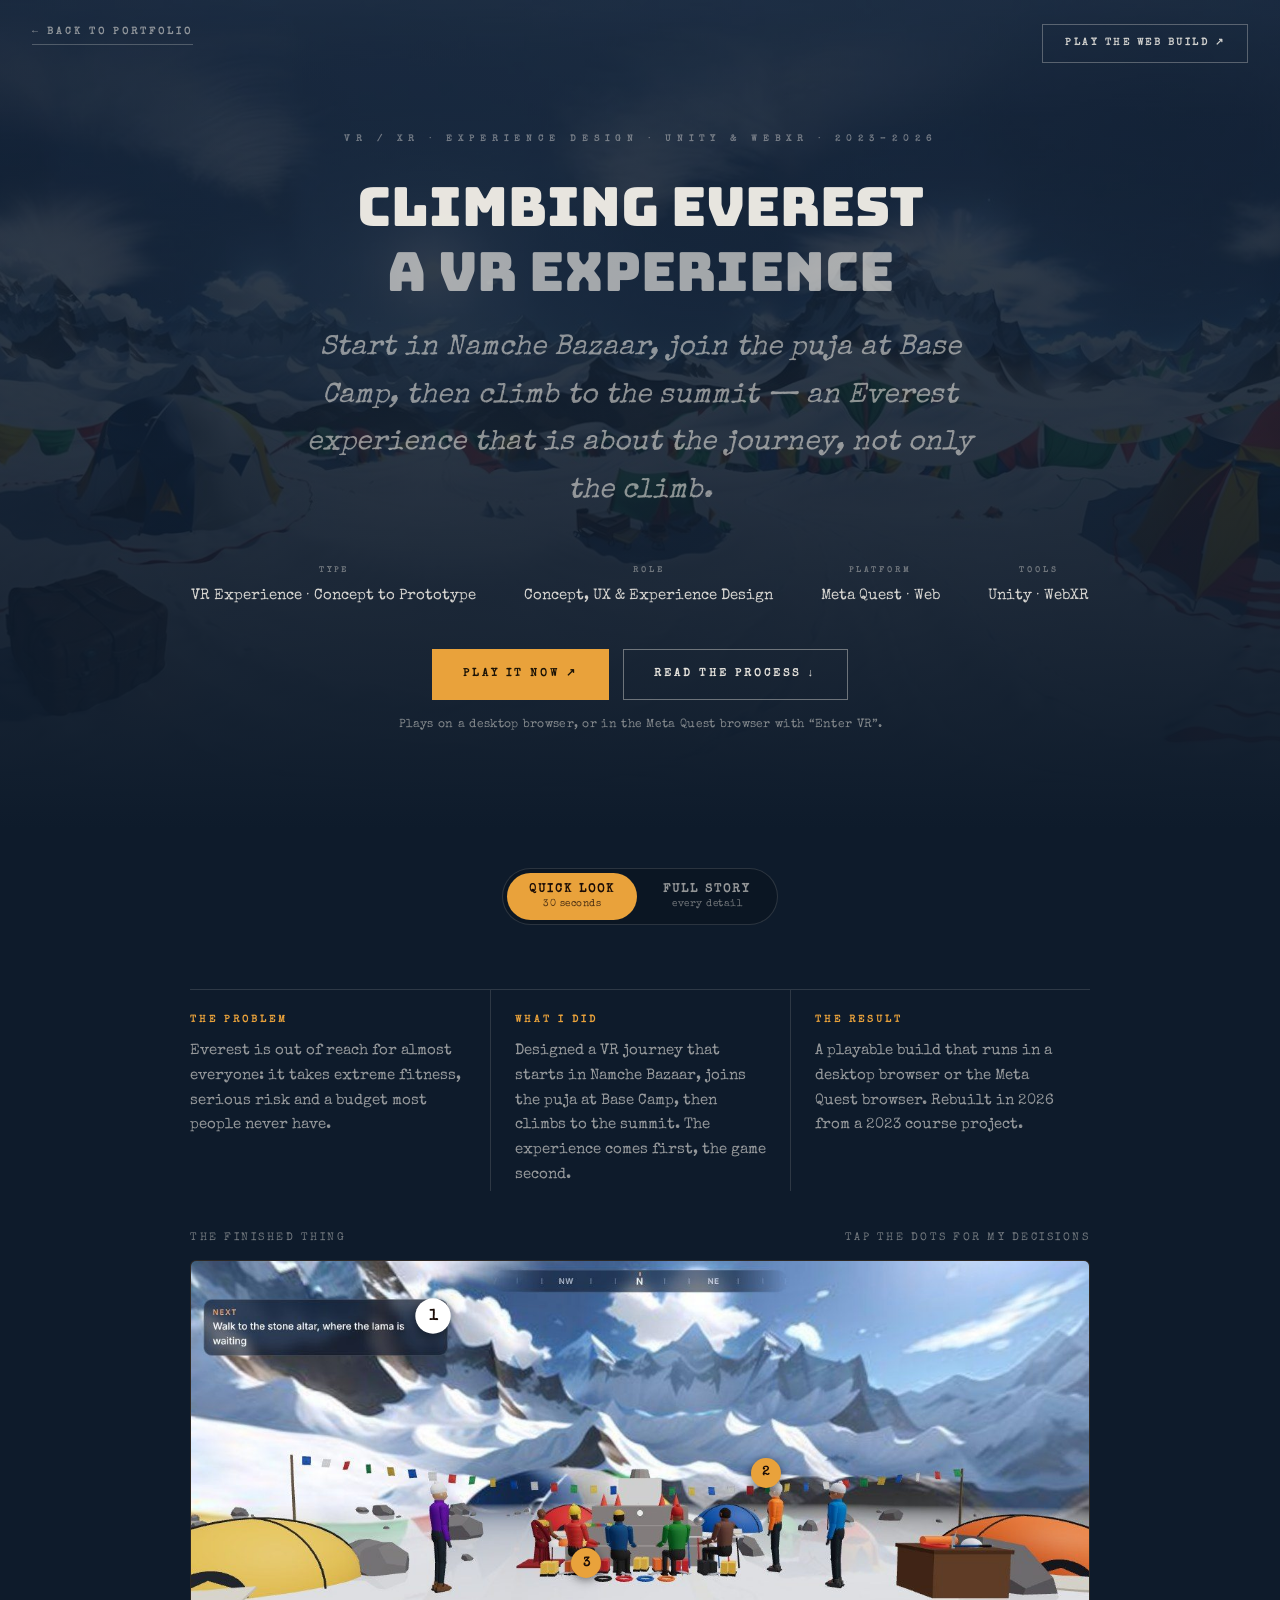
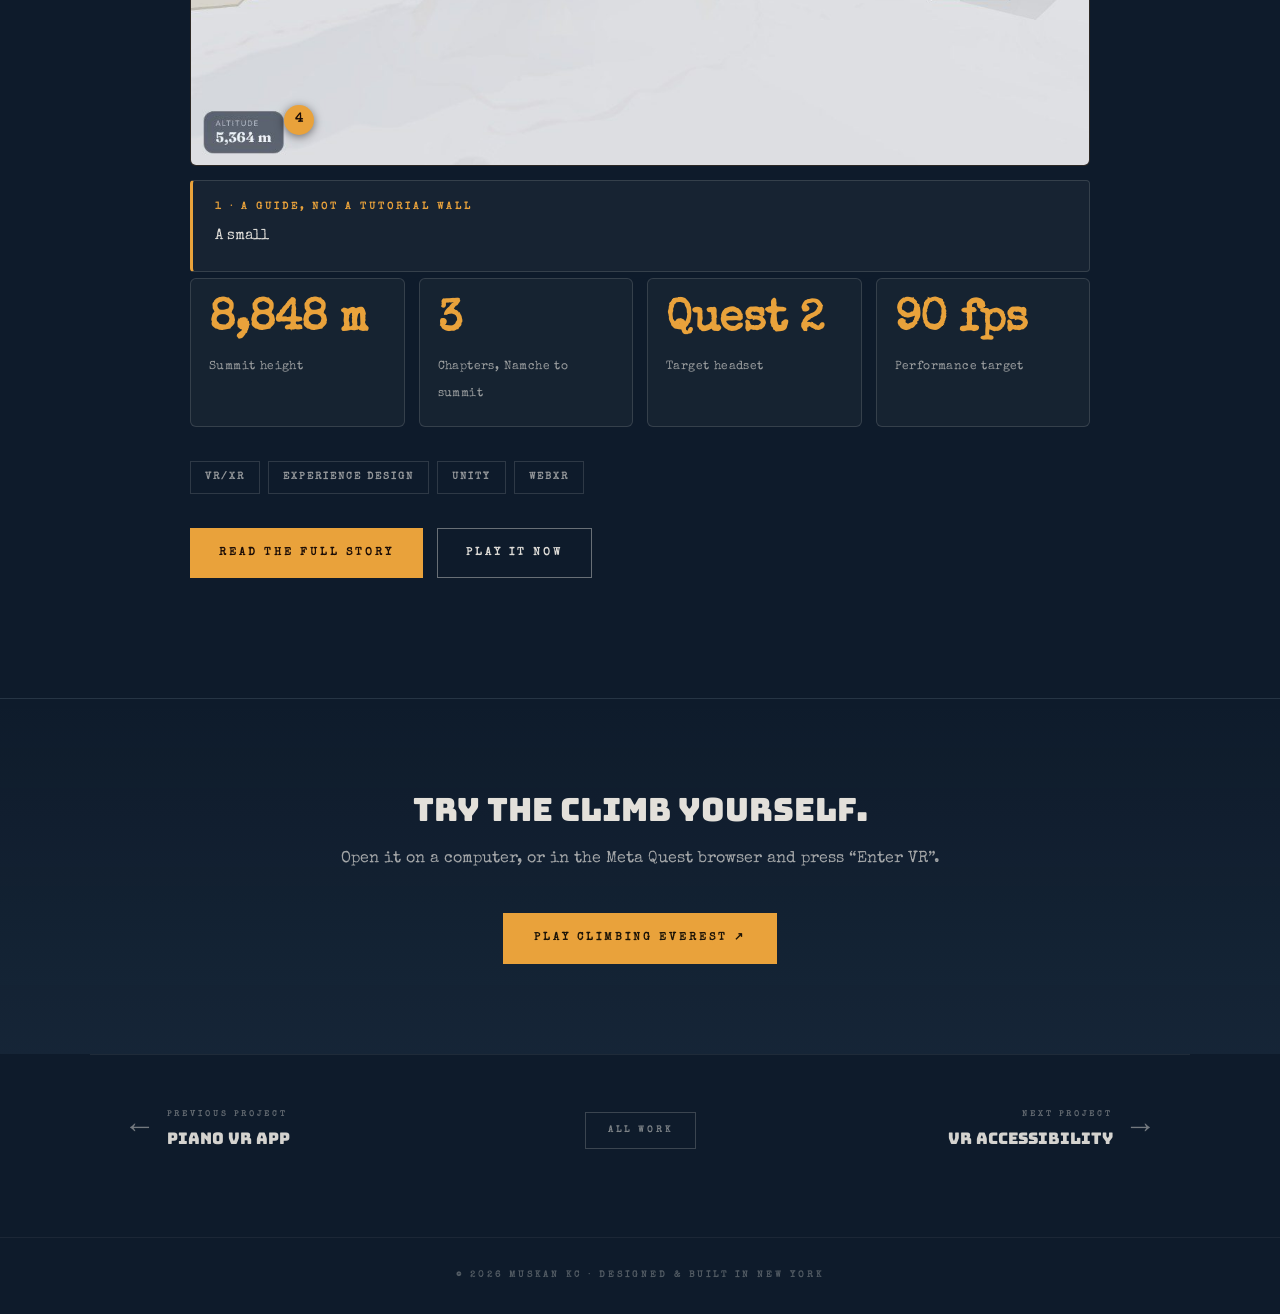
<file: climbing-everest.html>
<!DOCTYPE html>
<html lang="en">
<head>
<meta charset="UTF-8">
<meta name="viewport" content="width=device-width, initial-scale=1.0">
<title>Climbing Everest — A VR Experience · Muskan KC</title>
<meta name="description" content="Climbing Everest: a VR experience that starts in Namche Bazaar and ends at the summit. Research, design doc, Unity prototype and a playable web build for Meta Quest and desktop.">

<link rel="preconnect" href="https://fonts.googleapis.com">
<link href="https://fonts.googleapis.com/css2?family=Fraunces:ital,opsz,wght@0,9..144,300..900;1,9..144,300..900&display=swap" rel="stylesheet">
<link href="https://api.fontshare.com/v2/css?f[]=cabinet-grotesk@400,500,700,800&display=swap" rel="stylesheet">

<style>
*,*::before,*::after { margin:0; padding:0; box-sizing:border-box }
html { scroll-behavior:smooth }
body {
  background-color: #0e1b2b;
  color: #f0ede6;
  font-family: 'Cabinet Grotesk', sans-serif;
  font-size: 16px; line-height:1.7;
  overflow-x: hidden;
  min-height: 100vh;
}
a { color:inherit; text-decoration:none }
em { font-style:italic; color:rgba(240,237,230,.65); font-weight:300 }

.nav-back {
  position:fixed; top:24px; left:32px; z-index:100;
  font-family:'Cabinet Grotesk',sans-serif;
  font-size:10px; font-weight:700;
  letter-spacing:3px; text-transform:uppercase;
  color:rgba(240,237,230,.55);
  border-bottom:1px solid rgba(240,237,230,.25);
  padding-bottom:3px;
  transition:color .2s, border-color .2s;
}
.nav-back:hover { color:rgba(240,237,230,.95); border-color:rgba(240,237,230,.7) }

.nav-visit {
  position:fixed; top:24px; right:32px; z-index:100;
  font-family:'Cabinet Grotesk',sans-serif;
  font-size:10px; font-weight:700;
  letter-spacing:2.5px; text-transform:uppercase;
  color:rgba(240,237,230,.85);
  border:1.5px solid rgba(240,237,230,.3);
  padding:10px 22px;
  transition:all .2s;
}
.nav-visit:hover { border-color:rgba(240,237,230,.7); background:rgba(240,237,230,.06) }

.hero {
  min-height:90vh;
  display:flex; flex-direction:column;
  align-items:center; justify-content:center;
  padding:120px 40px 80px; text-align:center;
}
.hero-eyebrow {
  font-family:'Cabinet Grotesk',sans-serif;
  font-size:9px; font-weight:700;
  letter-spacing:6px; text-transform:uppercase;
  color:rgba(240,237,230,.42); margin-bottom:26px;
}
.hero-title {
  font-family:'Fraunces',serif;
  font-size:clamp(48px,7.5vw,108px);
  font-weight:800; font-style:italic;
  color:rgba(240,237,230,.96); line-height:.97;
  letter-spacing:-3px;
  font-variation-settings:'opsz' 108,'WONK' 1;
  margin:0; max-width:900px;
}
.hero-sub {
  font-family:'Fraunces',serif;
  font-size:clamp(18px,2.2vw,28px);
  font-weight:300; font-style:italic;
  color:rgba(240,237,230,.55);
  margin-top:20px; max-width:680px;
  font-variation-settings:'opsz' 28;
}
.hero-meta {
  margin-top:48px;
  display:flex; gap:48px; flex-wrap:wrap; justify-content:center;
}
.hero-meta > div { display:flex; flex-direction:column; gap:6px }
.hero-meta-l {
  font-family:'Cabinet Grotesk',sans-serif;
  font-size:8px; font-weight:700;
  letter-spacing:3px; text-transform:uppercase;
  color:rgba(240,237,230,.4);
}
.hero-meta-v {
  font-family:'Fraunces',serif;
  font-size:15px; font-weight:500;
  color:rgba(240,237,230,.88);
  font-variation-settings:'opsz' 15;
}

section.cs { padding:60px 40px; max-width:860px; margin:0 auto }
.cs-eyebrow {
  font-family:'Cabinet Grotesk',sans-serif;
  font-size:9px; font-weight:700;
  letter-spacing:5px; text-transform:uppercase;
  color:rgba(240,237,230,.4); margin-bottom:14px;
}
.cs-h {
  font-family:'Fraunces',serif;
  font-size:clamp(28px,4vw,48px);
  font-weight:800; font-style:italic;
  color:rgba(240,237,230,.92);
  line-height:1.05; letter-spacing:-1.5px;
  margin:0 0 24px;
  font-variation-settings:'opsz' 48,'WONK' 1;
}
.cs-p {
  font-family:'Cabinet Grotesk',sans-serif;
  font-size:16px; line-height:1.78;
  color:rgba(240,237,230,.65);
  margin:0 0 16px; max-width:680px;
}
.cs-pull {
  font-family:'Fraunces',serif;
  font-size:clamp(20px,2.4vw,28px);
  font-weight:300; font-style:italic;
  color:rgba(240,237,230,.78);
  line-height:1.4; letter-spacing:-.5px;
  margin:32px 0;
  padding-left:24px;
  border-left:2px solid rgba(240,237,230,.3);
  font-variation-settings:'opsz' 28;
}
.cs-list {
  list-style:none; padding-left:0;
  margin:18px 0; max-width:680px;
}
.cs-list li {
  font-family:'Cabinet Grotesk',sans-serif;
  font-size:15px; line-height:1.78;
  color:rgba(240,237,230,.6);
  padding-left:28px; position:relative;
  margin-bottom:10px;
}
.cs-list li::before {
  content:'—'; position:absolute; left:0;
  color:rgba(240,237,230,.35); font-weight:700;
}

.steps { display:flex; flex-direction:column; gap:32px; margin-top:32px }
.step {
  display:grid; grid-template-columns:60px 1fr; gap:24px;
  padding-bottom:28px;
  border-bottom:1px solid rgba(240,237,230,.08);
}
.step:last-child { border-bottom:none; padding-bottom:0 }
.step-n {
  font-family:'Fraunces',serif;
  font-size:32px; font-weight:900;
  color:rgba(240,237,230,.16);
  line-height:1;
  font-variation-settings:'opsz' 32;
}
.step-t {
  font-family:'Fraunces',serif;
  font-size:20px; font-weight:700; font-style:italic;
  color:rgba(240,237,230,.9);
  margin:0 0 10px;
  font-variation-settings:'opsz' 20;
}
.step-d {
  font-family:'Cabinet Grotesk',sans-serif;
  font-size:14px; line-height:1.72;
  color:rgba(240,237,230,.6);
}

.tags { display:flex; flex-wrap:wrap; gap:8px; margin-top:24px }
.tag {
  font-family:'Cabinet Grotesk',sans-serif;
  font-size:9px; font-weight:700;
  letter-spacing:2px; text-transform:uppercase;
  border:1px solid rgba(240,237,230,.18);
  padding:6px 14px; color:rgba(240,237,230,.6);
}

.cta-section {
  padding:100px 40px;
  text-align:center;
  border-top:1px solid rgba(240,237,230,.08);
  margin-top:60px;
}
.cta-h {
  font-family:'Fraunces',serif;
  font-size:clamp(32px,4.5vw,56px);
  font-weight:800; font-style:italic;
  color:rgba(240,237,230,.94);
  line-height:1.05; letter-spacing:-1.5px;
  margin:0 0 30px;
  font-variation-settings:'opsz' 56,'WONK' 1;
}
.cta-btn {
  display:inline-flex; align-items:center; gap:12px;
  font-family:'Cabinet Grotesk',sans-serif;
  font-size:11px; font-weight:700;
  letter-spacing:3px; text-transform:uppercase;
  color:rgba(240,237,230,.95);
  border:1.5px solid rgba(240,237,230,.4);
  padding:16px 34px;
  transition:all .25s;
}
.cta-btn:hover { border-color:rgba(240,237,230,.85); background:rgba(240,237,230,.08) }

footer.cs-footer {
  padding:30px 40px; text-align:center;
  font-family:'Cabinet Grotesk',sans-serif;
  font-size:9px; font-weight:700;
  letter-spacing:3px; text-transform:uppercase;
  color:rgba(240,237,230,.3);
  border-top:1px solid rgba(240,237,230,.06);
}

@media (max-width:760px) {
  .nav-back { top:18px; left:18px; font-size:9px; letter-spacing:1.5px }
  .nav-visit { top:18px; right:18px; padding:8px 12px; font-size:8.5px; letter-spacing:1.2px }
}
@media (max-width:420px) {
  .nav-visit { top:54px; right:auto; left:18px }
  .hero { padding:100px 24px 60px }
  section.cs { padding:50px 24px }
  .hero-meta { gap:28px }
  .step { grid-template-columns:50px 1fr; gap:16px }
}

.project-nav {
  display:grid;
  grid-template-columns:1fr auto 1fr;
  align-items:center;
  gap:32px;
  padding:48px 40px 80px;
  max-width:1100px;
  margin:0 auto;
  border-top:1px solid rgba(240,237,230,.08);
}
.pn-link {
  display:flex; align-items:center; gap:18px;
  text-decoration:none;
  transition:opacity .2s;
}
.pn-prev { justify-content:flex-start }
.pn-next { justify-content:flex-end }
.pn-link:hover { opacity:.7 }
.pn-link:hover .pn-arrow { transform:translateX(0) }
.pn-prev:hover .pn-arrow { transform:translateX(-6px) }
.pn-next:hover .pn-arrow { transform:translateX(6px) }
.pn-arrow {
  font-family:'Fraunces',serif;
  font-size:32px; font-weight:200;
  color:rgba(240,237,230,.45);
  transition:transform .25s cubic-bezier(.22,.61,.36,1);
  font-variation-settings:'opsz' 32;
}
.pn-link > span:not(.pn-arrow) {
  display:flex; flex-direction:column; gap:4px;
}
.pn-prev > span:not(.pn-arrow) { text-align:left }
.pn-next > span:not(.pn-arrow) { text-align:right }
.pn-l {
  font-family:'Cabinet Grotesk',sans-serif;
  font-size:8px; font-weight:700;
  letter-spacing:3px; text-transform:uppercase;
  color:rgba(240,237,230,.38);
}
.pn-n {
  font-family:'Fraunces',serif;
  font-size:16px; font-weight:500;
  font-style:italic;
  color:rgba(240,237,230,.88);
  font-variation-settings:'opsz' 16;
}
.pn-home {
  font-family:'Cabinet Grotesk',sans-serif;
  font-size:9px; font-weight:700;
  letter-spacing:3px; text-transform:uppercase;
  color:rgba(240,237,230,.5);
  text-decoration:none;
  border:1px solid rgba(240,237,230,.2);
  padding:10px 22px;
  transition:all .2s;
  white-space:nowrap;
}
.pn-home:hover {
  color:rgba(240,237,230,.95);
  border-color:rgba(240,237,230,.55);
  background:rgba(240,237,230,.04);
}
.pn-empty { width:1px; height:1px }
@media (max-width:760px) {
  .project-nav {
    grid-template-columns:1fr;
    gap:18px; padding:40px 24px 60px;
    text-align:center;
  }
  .pn-link { justify-content:center }
  .pn-home { order:3 }
}

/* ═══ Climbing Everest — page-specific ═══ */
:root{--ev-ice:#bfe3f5;--ev-flag:#e9a23b;--ev-line:rgba(240,237,230,.12)}
body{background-image:radial-gradient(120% 60% at 50% -10%,rgba(120,170,210,.16),transparent 60%)}
.hero.ev-hero{position:relative;isolation:isolate;overflow:hidden;min-height:92vh}
.ev-hero::before{content:'';position:absolute;inset:0;z-index:-2;background:url('everest/pano-basecamp.jpg') center 55%/cover no-repeat;opacity:.38}
.ev-hero::after{content:'';position:absolute;inset:0;z-index:-1;background:linear-gradient(180deg,rgba(14,27,43,.55) 0%,rgba(14,27,43,.72) 55%,#0e1b2b 100%)}
.ev-actions{display:flex;gap:14px;flex-wrap:wrap;justify-content:center;margin-top:40px}
.ev-btn{display:inline-flex;align-items:center;gap:10px;font-size:11px;font-weight:700;letter-spacing:3px;text-transform:uppercase;padding:15px 30px;border:1.5px solid rgba(240,237,230,.4);color:rgba(240,237,230,.95);transition:all .25s}
.ev-btn:hover{border-color:rgba(240,237,230,.85);background:rgba(240,237,230,.08)}
.ev-btn.solid{background:var(--ev-flag);border-color:var(--ev-flag);color:#1a1206}
.ev-btn.solid:hover{background:#f3b54f;border-color:#f3b54f}
.ev-note{font-size:12px;letter-spacing:.3px;color:rgba(240,237,230,.5);margin-top:16px;max-width:520px}
section.cs.wide{max-width:1100px}
.ev-fig{margin:34px 0 8px}
.ev-fig img{display:block;width:100%;height:auto;border:1px solid var(--ev-line);background:#0a1420}
.ev-fig figcaption{font-size:12px;line-height:1.6;letter-spacing:.4px;color:rgba(240,237,230,.5);margin-top:10px;max-width:680px}
.ev-grid{display:grid;grid-template-columns:1fr 1fr;gap:18px;margin:34px 0 8px}
.ev-grid .ev-fig{margin:0}
.ev-pano{display:grid;grid-template-columns:repeat(2,1fr);gap:14px;margin:34px 0 8px}
.ev-pano figure img{aspect-ratio:2/1;object-fit:cover}
.ev-stats{display:grid;grid-template-columns:repeat(4,1fr);gap:0;margin:34px 0 8px;border:1px solid var(--ev-line)}
.ev-stats>div{padding:22px 18px;border-right:1px solid var(--ev-line)}
.ev-stats>div:last-child{border-right:none}
.ev-stats .n{font-size:clamp(20px,2.6vw,30px);color:var(--ev-ice);line-height:1.1}
.ev-stats .l{font-size:10px;font-weight:700;letter-spacing:2.5px;text-transform:uppercase;color:rgba(240,237,230,.45);margin-top:8px}
.ev-cards{display:grid;grid-template-columns:repeat(2,1fr);gap:16px;margin:30px 0 8px}
.ev-card{border:1px solid var(--ev-line);padding:22px 22px 20px;background:rgba(255,255,255,.025)}
.ev-card .k{font-size:9px;font-weight:700;letter-spacing:3px;text-transform:uppercase;color:var(--ev-flag);margin-bottom:10px}
.ev-card h4{margin:0 0 8px;color:rgba(240,237,230,.92)}
.ev-card p{font-size:14px;line-height:1.7;color:rgba(240,237,230,.6);margin:0}
.ev-time{list-style:none;margin:30px 0 8px;padding:0;border-left:1px solid var(--ev-line)}
.ev-time li{position:relative;padding:0 0 26px 28px}
.ev-time li::before{content:'';position:absolute;left:-5px;top:7px;width:9px;height:9px;border-radius:50%;background:var(--ev-flag)}
.ev-time .y{font-size:10px;font-weight:700;letter-spacing:3px;text-transform:uppercase;color:rgba(240,237,230,.45)}
.ev-time .t{font-size:15px;color:rgba(240,237,230,.9);margin:4px 0 4px}
.ev-time .d{font-size:14px;line-height:1.7;color:rgba(240,237,230,.58);max-width:640px}
.ev-play{padding:90px 40px;text-align:center;border-top:1px solid rgba(240,237,230,.08);margin-top:50px;background:linear-gradient(180deg,transparent,rgba(120,170,210,.07))}
.ev-play .cta-h{margin-bottom:14px}
.ev-play .cs-p{margin:0 auto 6px;text-align:center}
@media (max-width:760px){
  .ev-grid,.ev-pano,.ev-cards{grid-template-columns:1fr}
  .ev-stats{grid-template-columns:1fr 1fr}
  .ev-stats>div:nth-child(2){border-right:none}
  .ev-stats>div:nth-child(-n+2){border-bottom:1px solid var(--ev-line)}
}
@media (max-width:420px){
  .ev-hero{min-height:auto}
  .ev-play{padding:64px 24px}
  .ev-actions{flex-direction:column;align-items:stretch;width:100%}
  .ev-btn{justify-content:center}
}


/* ═══ case-motion — shared smooth reveal (same feel as the Studio 57 developer case study) ═══ */
html{scroll-behavior:auto !important}
@keyframes cm-in{from{opacity:0;transform:translate3d(0,18px,0)}}
.hero>*{animation:cm-in 1s cubic-bezier(.22,.61,.36,1) both;animation-delay:calc(var(--i,0) * 110ms + 100ms)}
.cm-rv{opacity:0;transform:translate3d(0,28px,0);transition:opacity .95s cubic-bezier(.22,.61,.36,1),transform 1.05s cubic-bezier(.22,.61,.36,1);transition-delay:calc(var(--i,0) * 90ms);will-change:opacity,transform}
.cm-rv.cm-in{opacity:1;transform:none}
@media (prefers-reduced-motion:reduce){.cm-rv{opacity:1;transform:none;transition:none}.hero>*{animation:none}}
</style>
<link href="https://fonts.googleapis.com/css2?family=Bungee&family=Special+Elite&display=swap" rel="stylesheet"><style id="case-fonts">
/* ═══ case-fonts — same type as the home screen: Bungee headlines, Special Elite text ═══ */
body,body *{font-family:'Special Elite',monospace !important}
h1,h2,h3,h4,.cs-h,.hero-title,.cta-h,.cs-pull,.bs-n,.num,.pname,.cs-num,.fc-title,.step-t,.pn-n{font-family:'Bungee',cursive !important;font-style:normal !important;font-weight:400 !important;letter-spacing:0 !important;overflow-wrap:break-word}
h1 *,h2 *,h3 *,h4 *,.hero-title *,.cs-h *,.cta-h *,.cs-pull *{font-family:'Bungee',cursive !important;font-style:normal !important;font-weight:400 !important;letter-spacing:0 !important}
h1,.hero-title{font-size:clamp(26px,4.4vw,54px) !important;line-height:1.22 !important}
h2,.cs-h,.step h2{font-size:clamp(19px,2.3vw,30px) !important;line-height:1.3 !important}
h3,.cta-h,.cs-outro h3{font-size:clamp(18px,2.6vw,32px) !important;line-height:1.3 !important}
h4,.step-t,.pname{font-size:clamp(14px,1.5vw,18px) !important;line-height:1.35 !important}
.cs-pull{font-size:clamp(17px,2vw,26px) !important;line-height:1.45 !important}
.bs-n{font-size:clamp(44px,7vw,100px) !important}
.num{font-size:clamp(20px,2.4vw,30px) !important}
@media (max-width:600px){
  h1,.hero-title{font-size:clamp(22px,7vw,32px) !important}
  h2,.cs-h,.step h2{font-size:clamp(17px,5vw,23px) !important}
  h3,.cta-h,.cs-outro h3{font-size:clamp(17px,5.4vw,24px) !important}
  .cs-pull{font-size:clamp(15px,4.4vw,19px) !important}
  .bs-n{font-size:clamp(38px,12vw,60px) !important}
  .num{font-size:clamp(18px,5.6vw,24px) !important}
  p,li,td,th,figcaption{font-size:max(12.5px,1em)}
  .nav-back,.nav-visit{position:absolute !important;background:rgba(0,0,0,.6) !important;-webkit-backdrop-filter:blur(8px);backdrop-filter:blur(8px)}
}
</style><link rel="stylesheet" href="quicklook.css">
<style>:root{--ql-acc:#e9a23b}</style>
</head>
<body>

<a href="/" class="nav-back">&larr; Back to portfolio</a>
<a href="https://everest-vr-climb.netlify.app/" target="_blank" rel="noopener" class="nav-visit">Play the web build &#8599;</a>

<section class="hero ev-hero">
  <div class="hero-eyebrow">VR / XR &middot; Experience Design &middot; Unity &amp; WebXR &middot; 2023&ndash;2026</div>
  <h1 class="hero-title">Climbing Everest<br><em>A VR Experience</em></h1>
  <div class="hero-sub">Start in Namche Bazaar, join the puja at Base Camp, then climb to the summit &mdash; an Everest experience that is about the journey, not only the climb.</div>
  <div class="hero-meta">
    <div><div class="hero-meta-l">Type</div><div class="hero-meta-v">VR Experience &middot; Concept to Prototype</div></div>
    <div><div class="hero-meta-l">Role</div><div class="hero-meta-v">Concept, UX &amp; Experience Design</div></div>
    <div><div class="hero-meta-l">Platform</div><div class="hero-meta-v">Meta Quest &middot; Web</div></div>
    <div><div class="hero-meta-l">Tools</div><div class="hero-meta-v">Unity &middot; WebXR</div></div>
  </div>
  <div class="ev-actions">
    <a class="ev-btn solid" href="https://everest-vr-climb.netlify.app/" target="_blank" rel="noopener">Play it now &#8599;</a>
    <a class="ev-btn" href="#process">Read the process &darr;</a>
  </div>
  <p class="ev-note">Plays on a desktop browser, or in the Meta Quest browser with &ldquo;Enter VR&rdquo;.</p>
</section>
<div class="ql-switch-wrap" style="text-align:center;padding:0 20px"><div class="ql-switch" role="group" aria-label="How do you want to read this project?">
  <button type="button" data-mode="quick" aria-pressed="true"><b>Quick look</b><span>30 seconds</span></button>
  <button type="button" data-mode="full" aria-pressed="false"><b>Full story</b><span>every detail</span></button>
</div></div>
<section class="cs ql">
  <div class="ql-facts"><div><div class="k">The problem</div><p>Everest is out of reach for almost everyone: it takes extreme fitness, serious risk and a budget most people never have.</p></div><div><div class="k">What I did</div><p>Designed a VR journey that starts in Namche Bazaar, joins the puja at Base Camp, then climbs to the summit. The experience comes first, the game second.</p></div><div><div class="k">The result</div><p>A playable build that runs in a desktop browser or the Meta Quest browser. Rebuilt in 2026 from a 2023 course project.</p></div></div><div class="ql-hint"><span>The finished thing</span><span>Tap the dots for my decisions</span></div>
  <div class="ql-ba shot" style="--ar:1280/720;--mw:100%"><img src="everest/web-basecamp.jpg" alt="The Base Camp scene in the web build" loading="lazy" draggable="false"><button type="button" class="ql-dot" style="left:27%;top:11%" data-t="A guide, not a tutorial wall" data-d="A small "Next" card tells you where to walk. It is the only instruction on screen.">1</button><button type="button" class="ql-dot" style="left:64%;top:42%" data-t="Prayer flags, up close" data-d="The details of Base Camp culture are part of the world, not decoration.">2</button><button type="button" class="ql-dot" style="left:44%;top:60%" data-t="The puja" data-d="Walk to the lama and join the ceremony. The trek comes before the climb.">3</button><button type="button" class="ql-dot" style="left:12%;top:91%" data-t="Altitude as the only HUD" data-d="A single number shows how high you are. Nothing else gets in the way of looking around.">4</button></div>
  <div class="ql-note"><b></b><p></p></div><div class="ql-stats"><div><b>8,848 m</b><span>Summit height</span></div><div><b>3</b><span>Chapters, Namche to summit</span></div><div><b>Quest 2</b><span>Target headset</span></div><div><b>90 fps</b><span>Performance target</span></div></div><div class="ql-chips"><span>VR/XR</span><span>Experience design</span><span>Unity</span><span>WebXR</span></div><div class="ql-cta"><button type="button" class="solid" data-go-full>Read the full story</button><a href="https://everest-vr-climb.netlify.app/" target="_blank" rel="noopener">Play it now</a></div>
</section>


<section class="cs">
  <div class="cs-eyebrow">Overview</div>
  <h2 class="cs-h">Everest is out of reach for almost everyone.</h2>
  <p class="cs-p">Climbing Mount Everest takes extreme fitness, serious risk and a budget most people will never have. I wanted to design a VR experience that lets anyone feel what the journey is like &mdash; the thin air, the cold, the ice, the culture on the way up &mdash; without the danger.</p>
  <p class="cs-p">It began as a graduate VR course project in 2023 that I never finished. In 2026 I came back to it and rebuilt it with a clearer idea: the experience matters more than the game. So the trek to Base Camp comes first, and the climb comes second.</p>
  <div class="cs-pull">Don&rsquo;t just simulate the summit. Let people walk there.</div>
  <div class="ev-stats">
    <div><div class="n">8,848 m</div><div class="l">Summit height</div></div>
    <div><div class="n">3</div><div class="l">Chapters, Namche to summit</div></div>
    <div><div class="n">Quest 2</div><div class="l">Target headset</div></div>
    <div><div class="n">90 fps</div><div class="l">Performance target</div></div>
  </div>
</section>

<section class="cs" id="process">
  <div class="cs-eyebrow">Research</div>
  <h2 class="cs-h">What VR can do for mountaineering.</h2>
  <p class="cs-p">I started with a literature review and a look at the existing Everest apps. The case for VR kept coming back to the same points: it is safe, it is far cheaper than a real expedition, and it can teach geography, history and culture along the way as well as entertain.</p>
  <ul class="cs-list">
    <li><strong>Access.</strong> People who can&rsquo;t climb because of health, money or geography can still experience the mountain.</li>
    <li><strong>Training.</strong> Climbing scenarios can be practised repeatedly with no physical risk.</li>
    <li><strong>Education.</strong> The route, the weather and the culture of the Khumbu region can be taught in context.</li>
  </ul>
  <p class="cs-p">I reviewed two existing products, <em>Everest VR</em> (S&oacute;lfar Studios) and <em>The Climb</em> (Crytek). Both centre on the climb itself. I wanted the journey to the mountain &mdash; the villages, the rituals, the pace &mdash; to carry equal weight.</p>
</section>

<section class="cs">
  <div class="cs-eyebrow">Design Document</div>
  <h2 class="cs-h">The 2023 plan.</h2>
  <p class="cs-p">The first version was written up as a VR project design document: how users move, what they can grab, what they feel and hear, and what the headset has to hit to stay comfortable.</p>
  <div class="ev-cards">
    <div class="ev-card"><div class="k">Movement</div><h4>Teleport &amp; climb</h4><p>Teleportation for comfort, plus hand-over-hand climbing on steep sections.</p></div>
    <div class="ev-card"><div class="k">Grabbable gear</div><h4>Real climbing kit</h4><p>Ice axe, rope and carabiner, oxygen tank, backpack, food and water &mdash; no sockets, everything is held.</p></div>
    <div class="ev-card"><div class="k">Feedback</div><h4>Haptics &amp; 3D audio</h4><p>Vibration and sound when the axe bites into ice or the ice cracks, when weather turns, or when you lose grip. Wind and crunching snow in 3D.</p></div>
    <div class="ev-card"><div class="k">Interface</div><h4>Menus you can reach</h4><p>A start menu, a gear menu at Base Camp, and optional compass, mini map and interactive map. Colour and contrast set for readability.</p></div>
    <div class="ev-card"><div class="k">Performance</div><h4>Budgeted for a headset</h4><p>90 fps (about 11 ms per frame), 500,000 triangles, 2&ndash;3k draw calls and fully baked lighting.</p></div>
    <div class="ev-card"><div class="k">Learning</div><h4>Narrated history</h4><p>Audio narration on the history and geography of Everest, so the experience teaches as it goes.</p></div>
  </div>
</section>

<section class="cs wide">
  <div class="cs-eyebrow">First Prototype</div>
  <h2 class="cs-h">Where it started: blocks and a skybox.</h2>
  <p class="cs-p">The original Unity prototype was deliberately rough: a snowy 360&deg; skybox, placeholder blocks standing in for hands and a few interactions wired up. It proved the idea, but it stalled before it became a game.</p>
  <div class="ev-grid">
    <figure class="ev-fig"><img src="everest/unity-proto-1.jpg" alt="Unity editor showing the first Climbing Everest VR prototype with block hands and a snowy skybox" loading="lazy"><figcaption>The first Unity scene (2023): block hands, an XR rig and an Everest skybox.</figcaption></figure>
    <figure class="ev-fig"><img src="everest/unity-proto-2.jpg" alt="Second view of the Unity prototype above the clouds" loading="lazy"><figcaption>The same scene above the clouds.</figcaption></figure>
  </div>
</section>

<section class="cs">
  <div class="cs-eyebrow">The Rebuild</div>
  <h2 class="cs-h">Experience first, game second.</h2>
  <p class="cs-p">When I returned to the project I changed its shape. Instead of dropping the player straight onto the mountain, the experience now follows the real journey in three chapters. I read first-hand accounts from climbers and trekkers (expedition dispatches and trek journals) and used how they describe the place &mdash; the light, the colour, the sounds &mdash; to guide the visuals.</p>
  <p class="cs-p">A note on how I worked: I used AI assistance to explore and converse through ideas, such as story structure, interaction options and how to build the web version. The concept, the research, the design decisions and the direction are mine.</p>
  <ul class="ev-time">
    <li><div class="y">Chapter 1 &middot; 3,440 m</div><div class="t">Namche Bazaar</div><div class="d">The Sherpa capital of the Khumbu. Walk its stone terraces, spin prayer wheels, pass yaks and porters, and share tea before the trail climbs on. This is where the culture lives.</div></li>
    <li><div class="y">Chapter 2 &middot; 5,364 m</div><div class="t">Base Camp</div><div class="d">A tent city on the glacier. A lama leads the puja &mdash; juniper smoke, rice in the air, prayer flags raised &mdash; then you choose your ice axe, oxygen flow and weather at the gear crate.</div></li>
    <li><div class="y">Chapter 3 &middot; to 8,848 m</div><div class="t">The Climb</div><div class="d">Icefall, camps and the summit push. Grip holds, swing the ice axe, clip into the fixed rope, breathe oxygen and manage stamina as the weather changes.</div></li>
  </ul>
  <figure class="ev-fig"><img src="everest/web-namche.jpg" alt="Namche Bazaar in the web build: stone houses on terraces around a white stupa, with snow peaks behind" loading="lazy"><figcaption>Chapter 1: Namche Bazaar in the playable web build.</figcaption></figure>
  <div class="ev-grid">
    <figure class="ev-fig"><img src="everest/web-basecamp.jpg" alt="Base Camp in-game with tents, prayer flags and a lama at the puja altar" loading="lazy"><figcaption>Chapter 2: Base Camp, with a first-person guide to the altar.</figcaption></figure>
    <figure class="ev-fig"><img src="everest/web-climb.jpg" alt="Night climb on a ladder in the Khumbu Icefall with a head-torch beam and a heads-up altitude display" loading="lazy"><figcaption>Chapter 3: the Icefall at night, lit by a head-torch.</figcaption></figure>
  </div>
</section>

<section class="cs wide">
  <div class="cs-eyebrow">Environments</div>
  <h2 class="cs-h">Four places, wrapped around you.</h2>
  <p class="cs-p">Each chapter sits inside a 360&deg; panorama, so the world feels huge from the first second while the geometry stays light enough for a headset.</p>
  <div class="ev-pano">
    <figure class="ev-fig"><img src="everest/pano-range.jpg" alt="360 degree panorama of a snowy mountain range" loading="lazy"><figcaption>The snowy range, the backdrop for the climb.</figcaption></figure>
    <figure class="ev-fig"><img src="everest/pano-village.jpg" alt="360 degree panorama of a mountain monastery village" loading="lazy"><figcaption>A monastery village on the trek.</figcaption></figure>
    <figure class="ev-fig"><img src="everest/pano-basecamp.jpg" alt="360 degree panorama of Base Camp with tents and prayer flags" loading="lazy"><figcaption>Base Camp: tents and prayer flags.</figcaption></figure>
    <figure class="ev-fig"><img src="everest/pano-summit.jpg" alt="360 degree panorama above the clouds near the summit" loading="lazy"><figcaption>Above the clouds, near the summit.</figcaption></figure>
  </div>
</section>

<section class="cs">
  <div class="cs-eyebrow">Interaction Design</div>
  <h2 class="cs-h">Hands first, buttons last.</h2>
  <p class="cs-p">The controls try to feel like what climbers actually do. On a headset the body does the work; on a desktop everything has a keyboard and mouse equivalent, so anyone with a link can try it.</p>
  <ul class="cs-list">
    <li><strong>Climb:</strong> grip a hold and pull down; swing the ice axe into blue ice and squeeze to plant it.</li>
    <li><strong>Stay safe:</strong> put your carabiner on the red fixed rope so a slip is caught instead of sending you back to the start.</li>
    <li><strong>Breathe &amp; eat:</strong> raise a hand to your mask for oxygen; reach over your shoulder for food and water from your pack.</li>
    <li><strong>Read the world:</strong> a wrist display shows altitude, compass, stamina, oxygen and rope status.</li>
    <li><strong>Comfort:</strong> snap or smooth turning, captioned narration and volume settings, saved between visits.</li>
  </ul>
  <div class="cs-pull">The mountain should be hard to climb, never hard to understand.</div>
</section>

<section class="cs">
  <div class="cs-eyebrow">Where It Stands</div>
  <h2 class="cs-h">Playable today, headset-ready next.</h2>
  <ul class="ev-time">
    <li><div class="y">2023</div><div class="t">Course project</div><div class="d">Literature review, design doc and a first Unity prototype for a graduate VR course.</div></li>
    <li><div class="y">2026</div><div class="t">Playable web build</div><div class="d">All three chapters are live in the browser, on desktop and in the Meta Quest browser.</div></li>
    <li><div class="y">Now</div><div class="t">Unity project for Quest 2</div><div class="d">A Unity 2021 project (OpenXR) with the Main Menu, Base Camp and Climb scenes, set up to build to a Meta Quest 2.</div></li>
    <li><div class="y">Next</div><div class="t">Headset testing &amp; richer assets</div><div class="d">Tuning the hand gestures in a real headset, more detailed 3D props such as prayer flags, and bringing Namche Bazaar into Unity.</div></li>
  </ul>
</section>

<section class="cs">
  <div class="cs-eyebrow">Takeaway</div>
  <h2 class="cs-h">What this project taught me.</h2>
  <p class="cs-p">Designing for VR means designing for a body and a place, not a screen. The strongest moments in this project aren&rsquo;t the mechanics &mdash; they&rsquo;re the quiet ones: the first look down a Namche street, or the puja before the climb. Finishing it also reminded me that an idea you shelved can come back better if you change what it is about.</p>
</section>

<section class="ev-play">
  <h2 class="cta-h">Try the climb yourself.</h2>
  <p class="cs-p">Open it on a computer, or in the Meta Quest browser and press &ldquo;Enter VR&rdquo;.</p>
  <div class="ev-actions"><a class="ev-btn solid" href="https://everest-vr-climb.netlify.app/" target="_blank" rel="noopener">Play Climbing Everest &#8599;</a></div>
</section>

<!-- Project navigation -->
<section class="project-nav">
  <a href="piano-vr.html" class="pn-link pn-prev"><span class="pn-arrow">&larr;</span><span><span class="pn-l">Previous Project</span><span class="pn-n">Piano VR App</span></span></a>
  <a href="/" class="pn-home">All Work</a>
  <a href="vr-accessibility.html" class="pn-link pn-next"><span><span class="pn-l">Next Project</span><span class="pn-n">VR Accessibility</span></span><span class="pn-arrow">&rarr;</span></a>
</section>

<footer class="cs-footer">
  &copy; 2026 Muskan KC &middot; Designed &amp; built in New York
</footer>
<script>
(function(){
  [].forEach.call(document.querySelectorAll('.hero>*'), function(el, i){ el.style.setProperty('--i', i); });
  if(!('IntersectionObserver' in window)) return;
  var els = [].slice.call(document.querySelectorAll('.step,.cs-h,.cs-p,.cs-pull,.cs-list,.tcg-card,.ba-col,.changed-item,.blend-video,.cta-section>*,.project-nav,.flyer-slot,.wall-section .cs-num,.ev-fig,.ev-card,.ev-stats,.ev-time li,.ev-actions,.ev-note,.ev-play>*')).filter(function(el){ return !el.closest('.cm-rv') || el.classList.contains('cm-rv'); });
  var io = new IntersectionObserver(function(es){ es.forEach(function(e){ if(e.isIntersecting){ e.target.classList.add('cm-in'); io.unobserve(e.target); } }); }, { threshold:.1, rootMargin:'0px 0px -6% 0px' });
  var last = null, n = 0;
  els.forEach(function(el){ if(el.parentNode !== last){ last = el.parentNode; n = 0; } el.classList.add('cm-rv'); el.style.setProperty('--i', Math.min(n++, 4)); io.observe(el); });
})();
</script>
<script src="quicklook.js"></script>
</body>
</html>
</file>
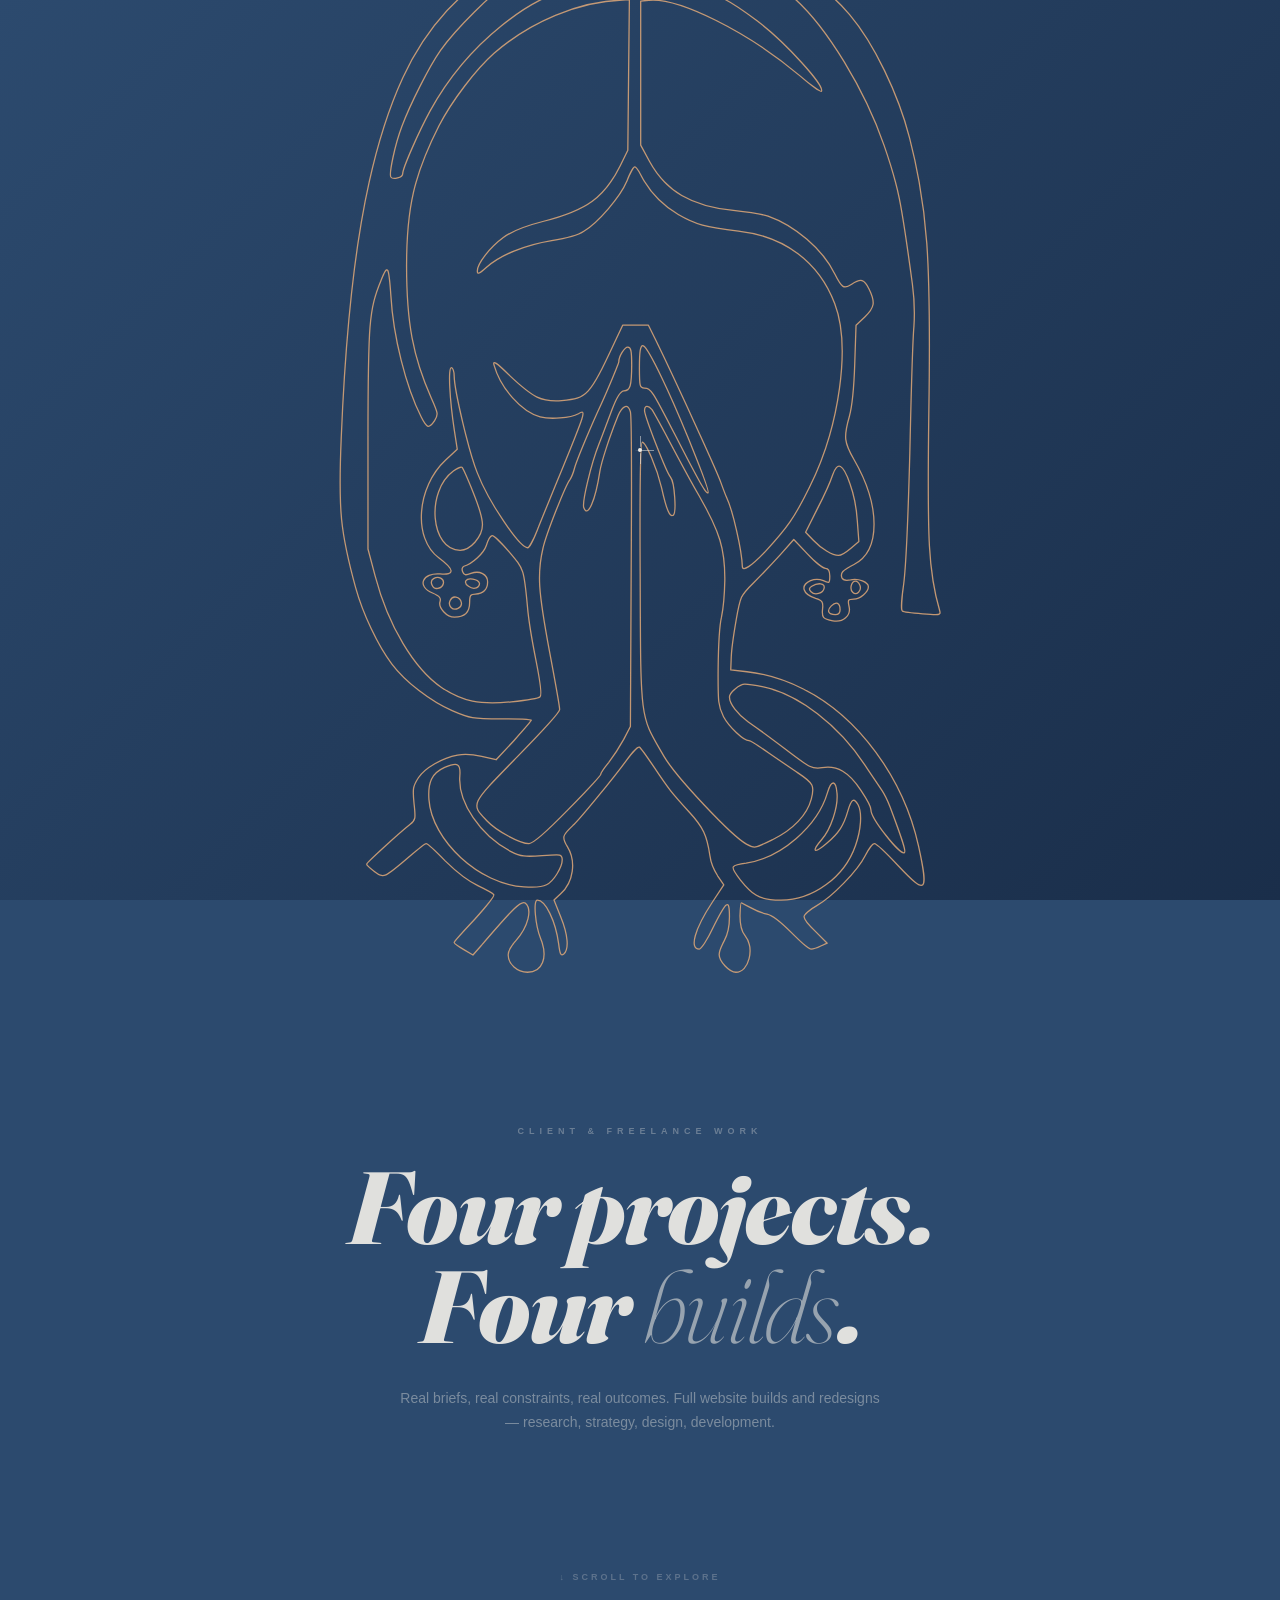
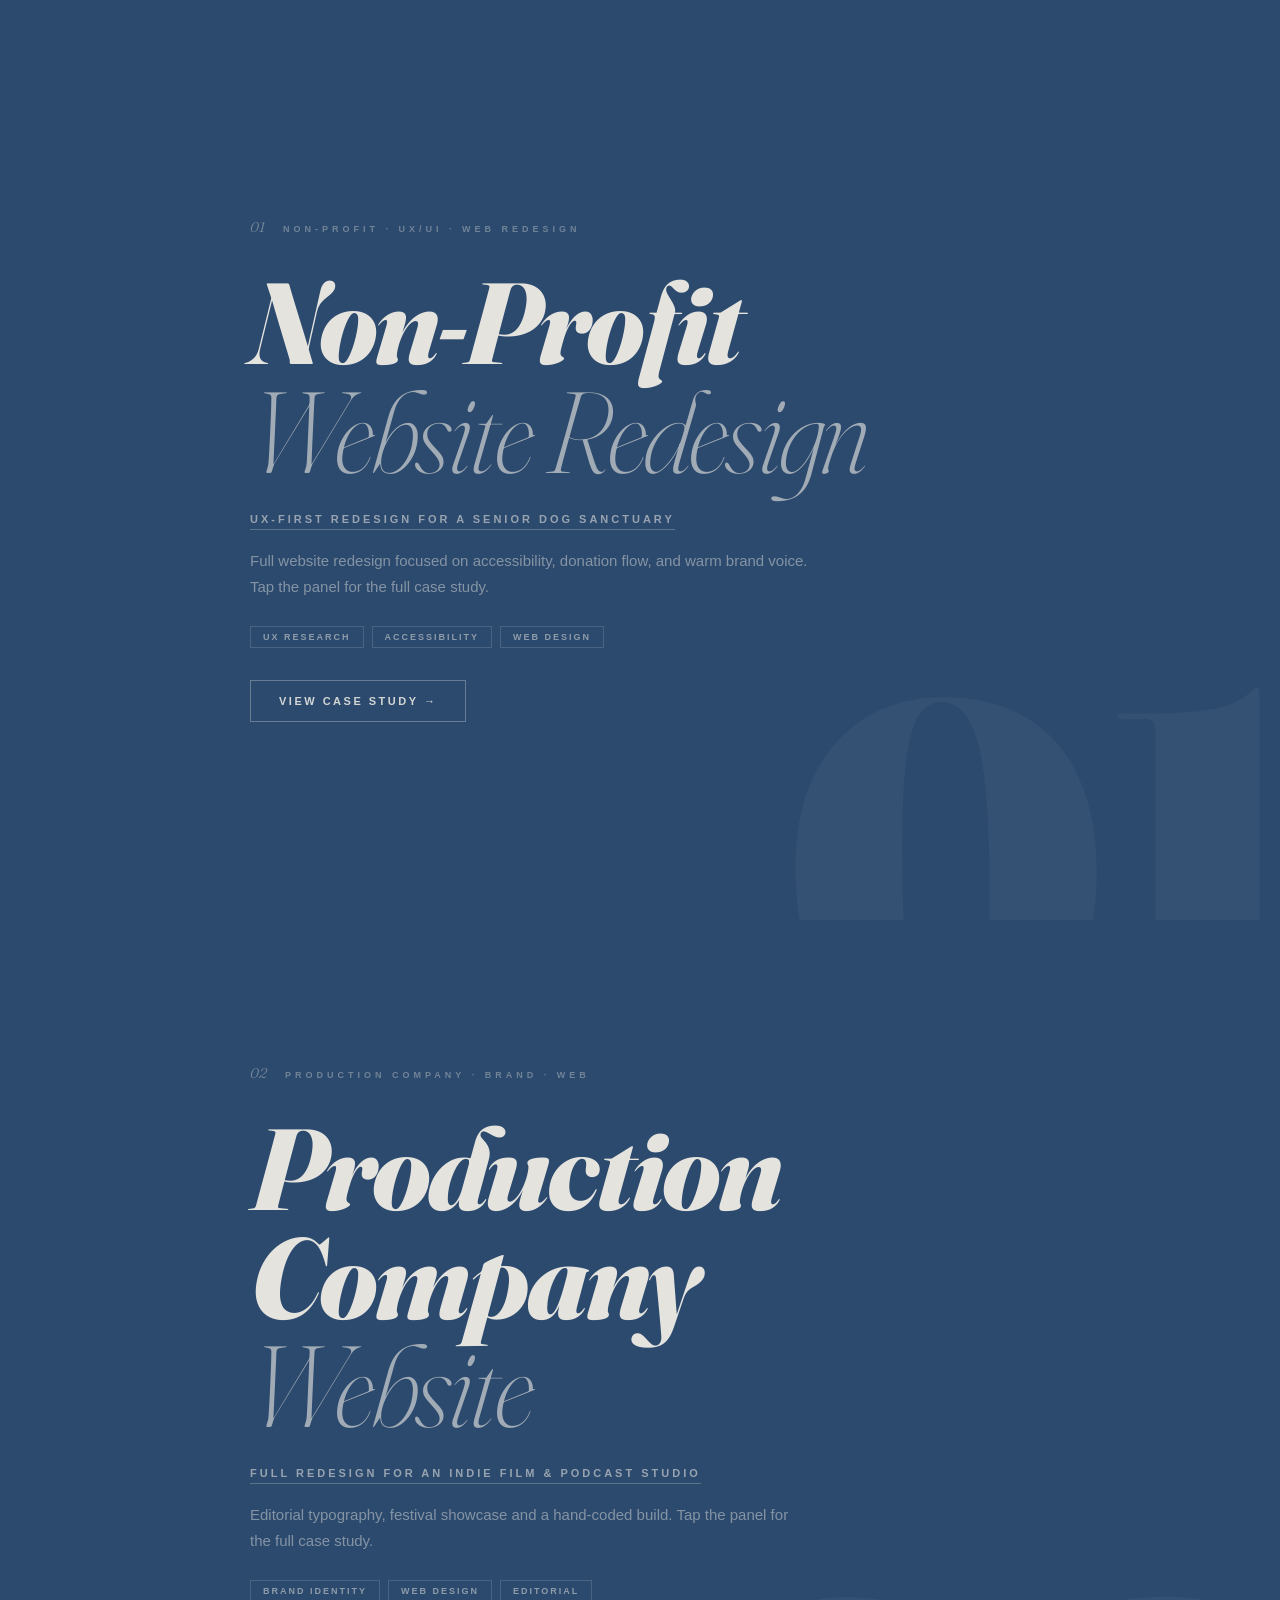
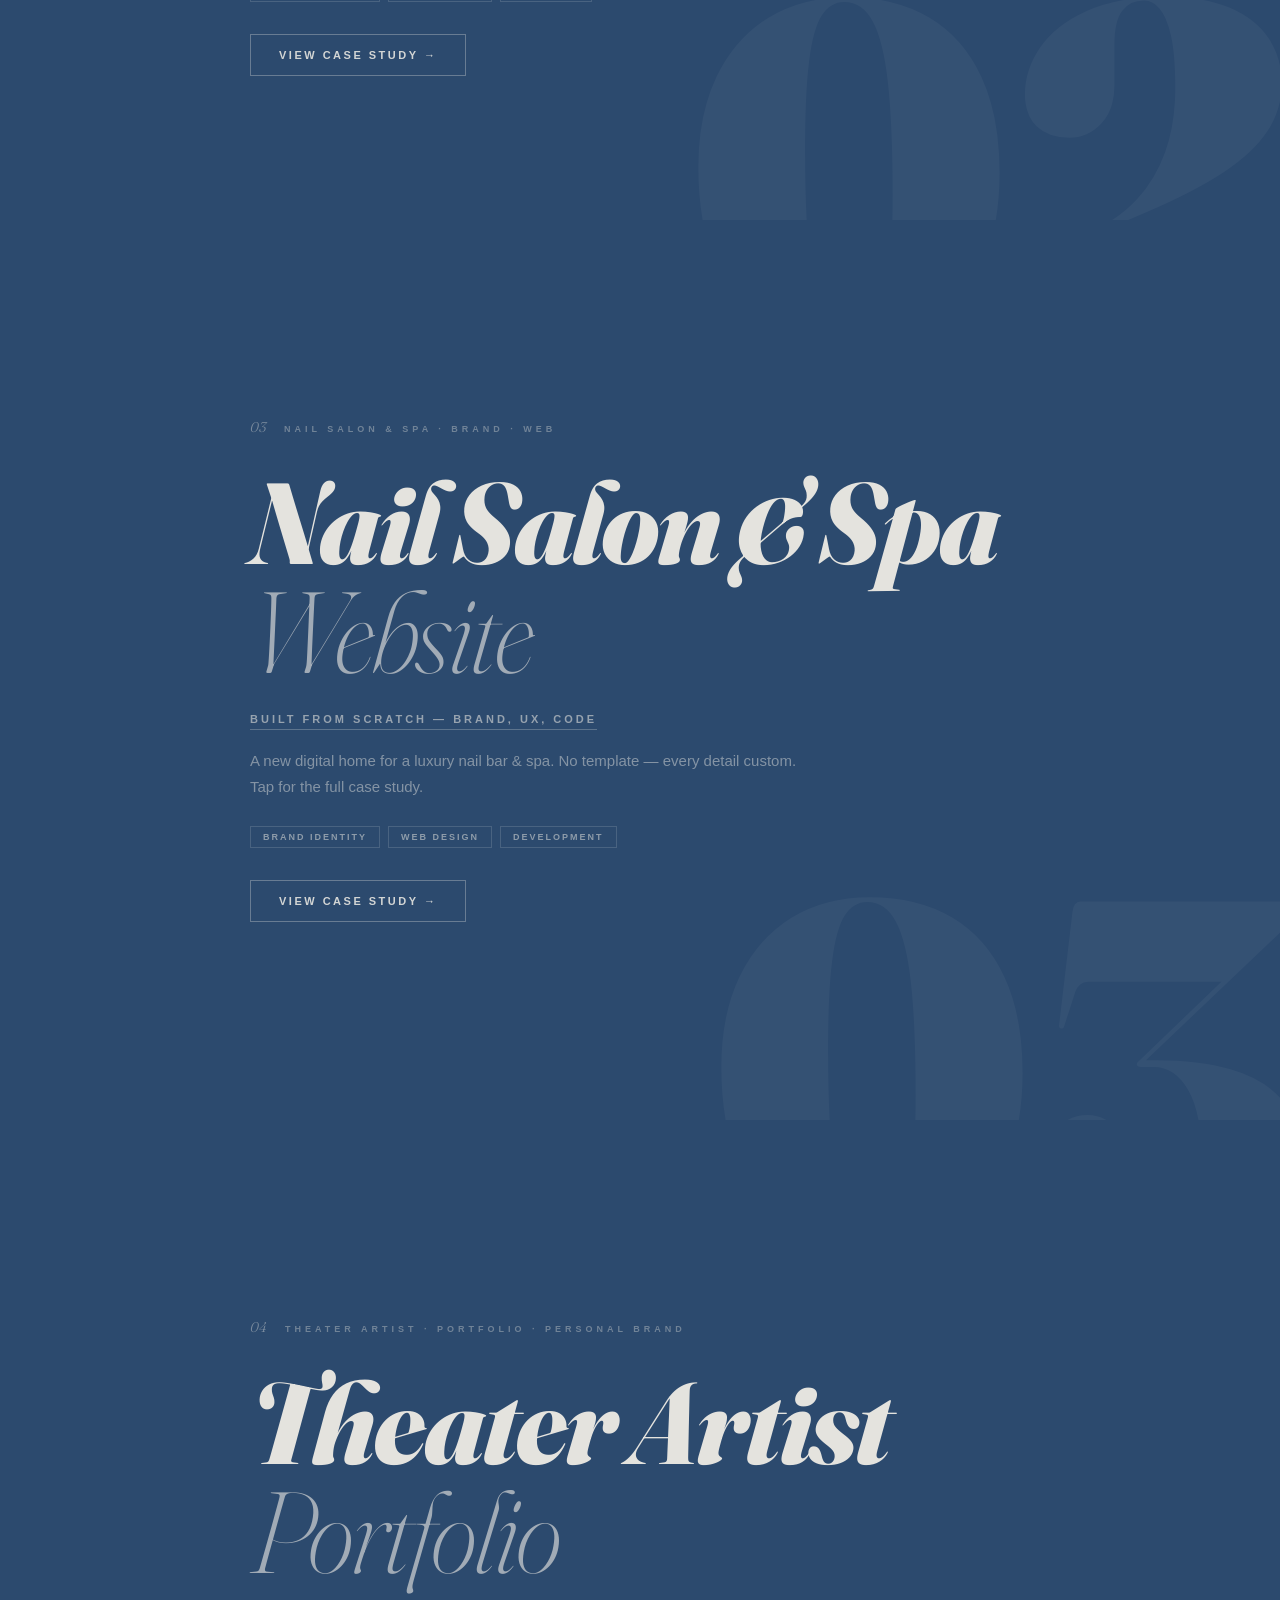
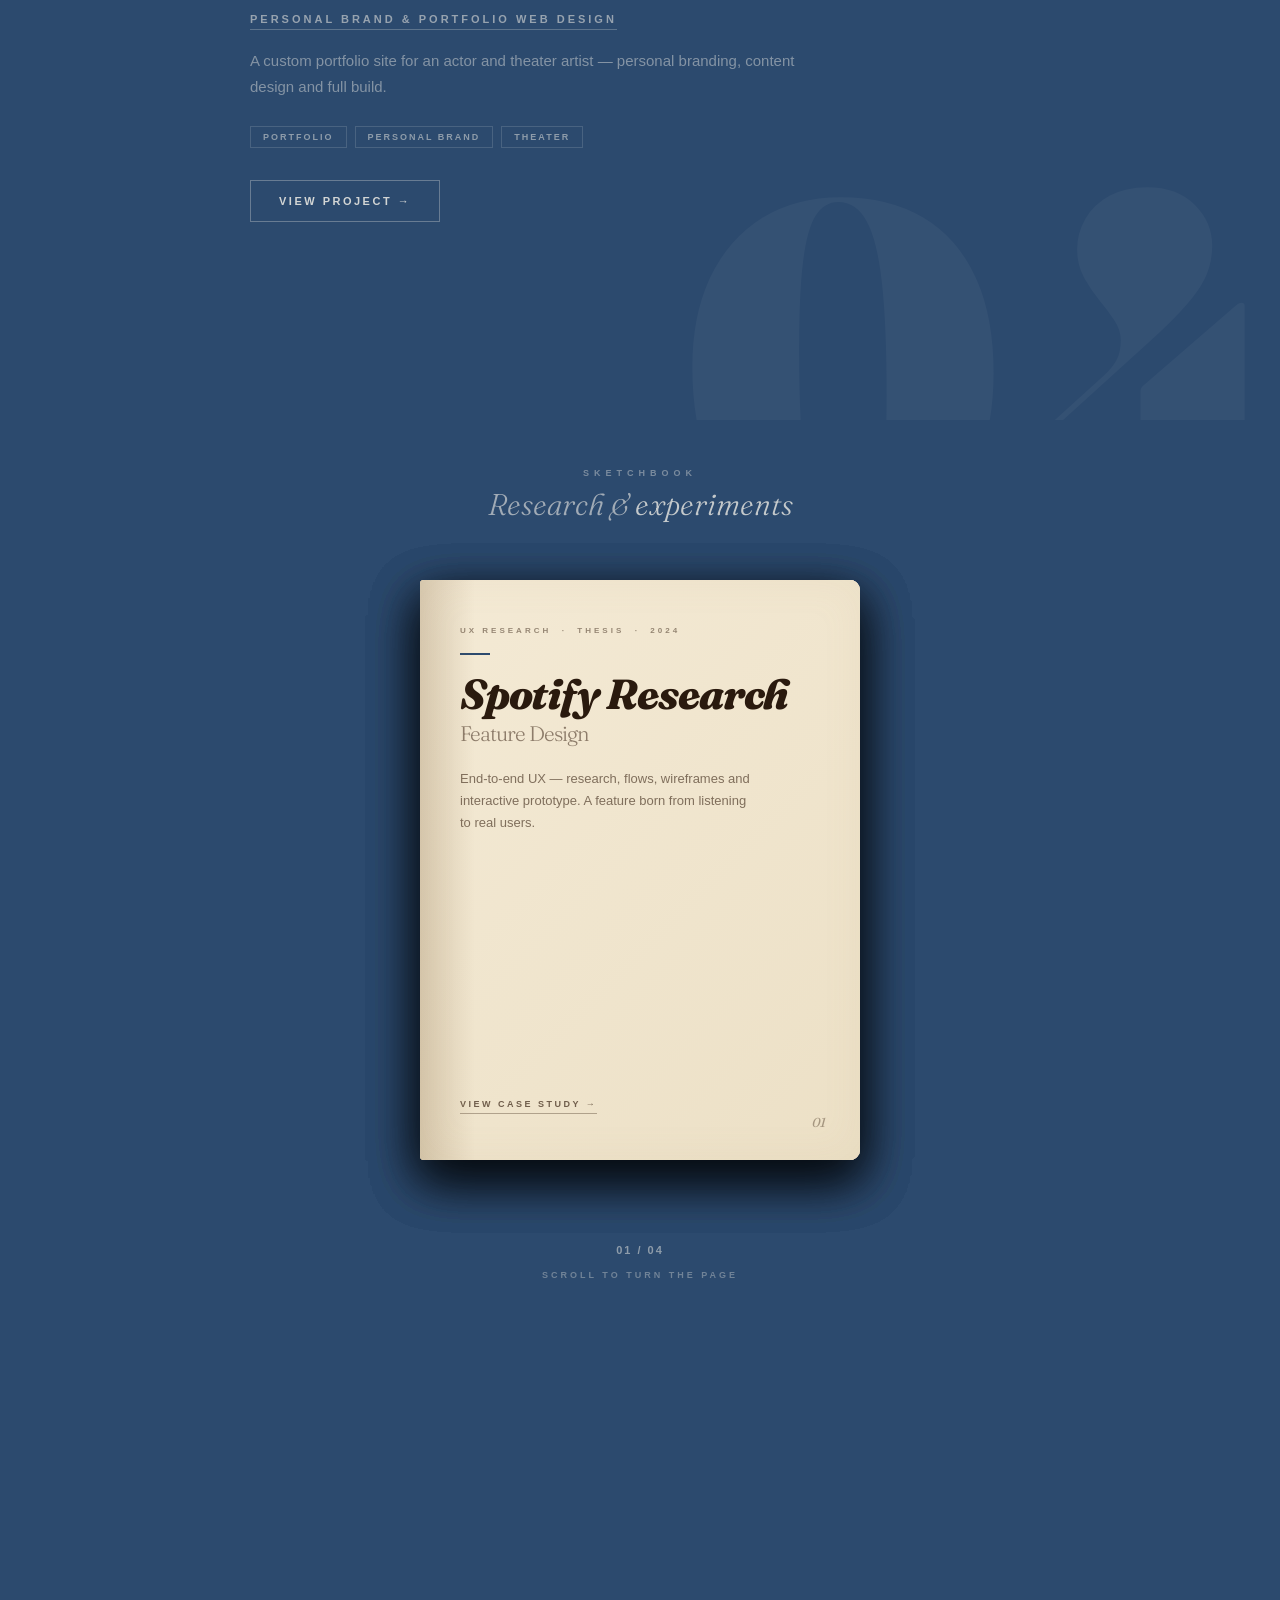
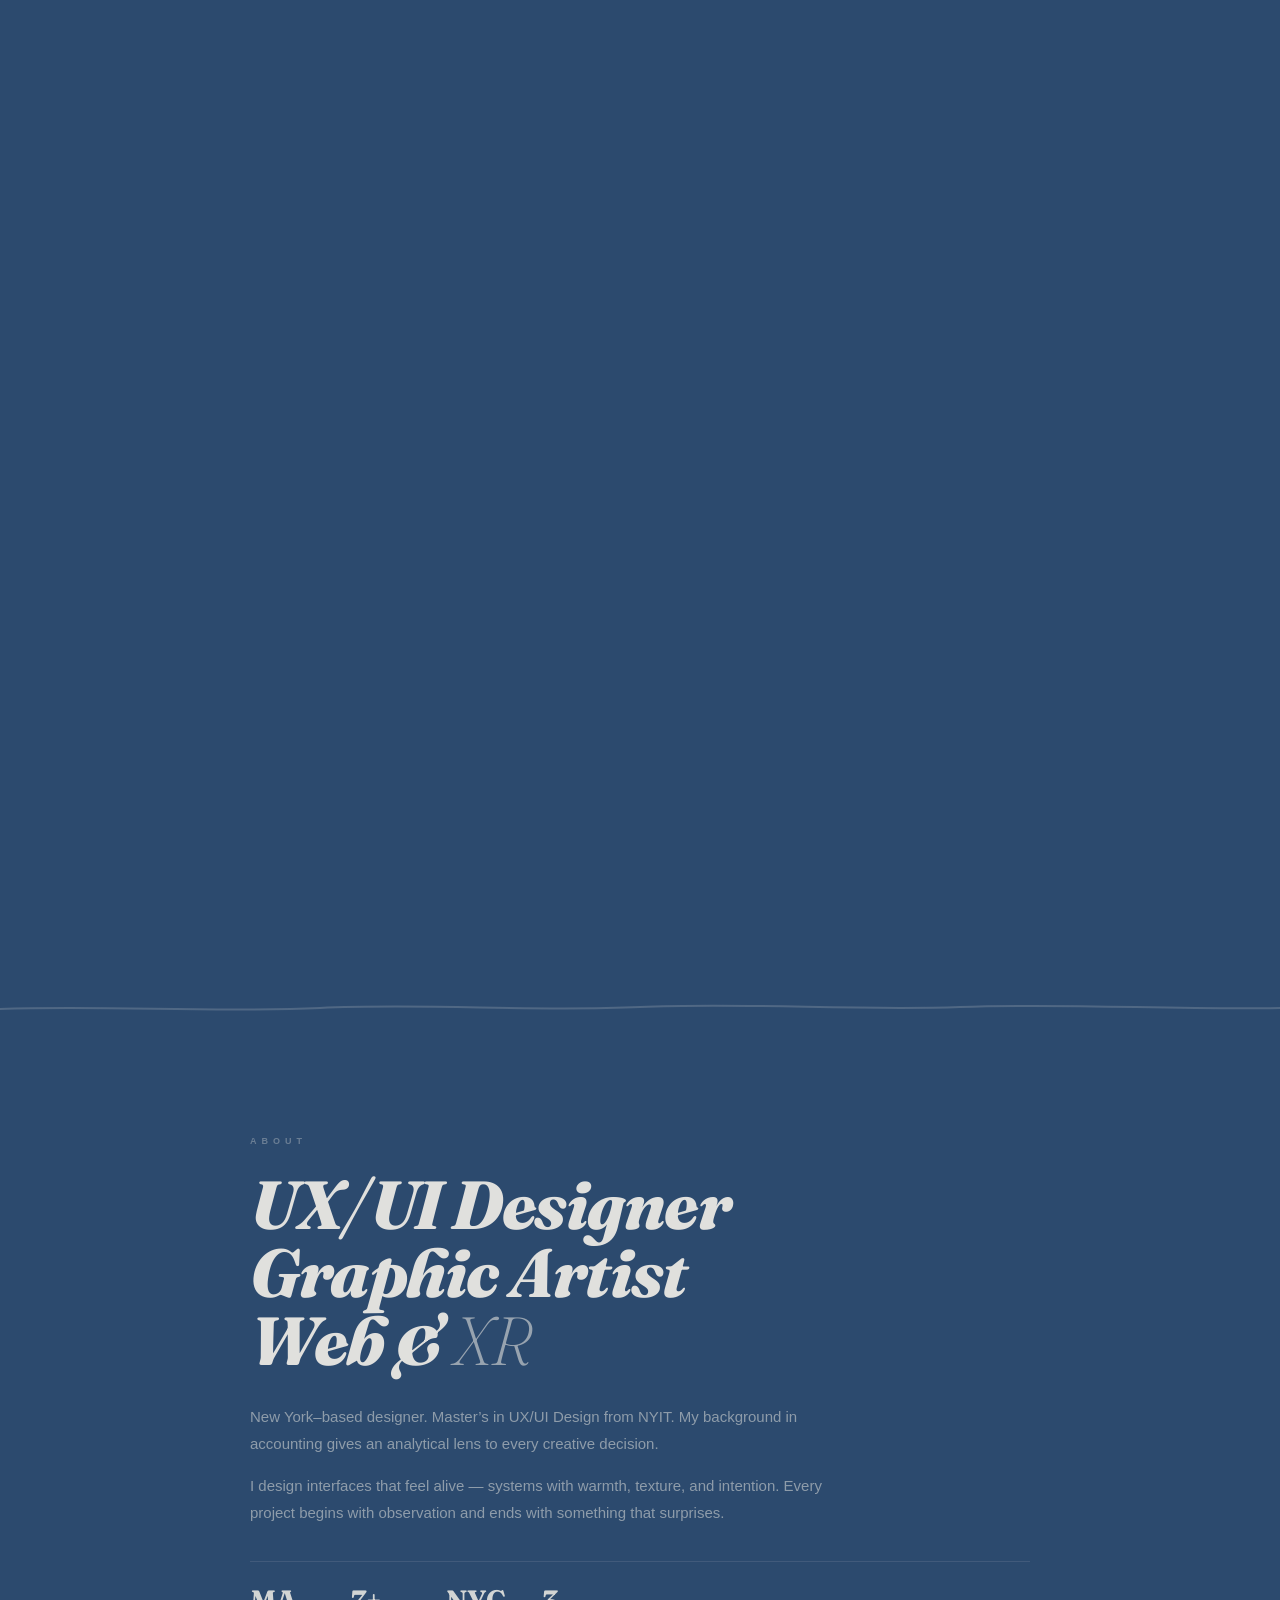
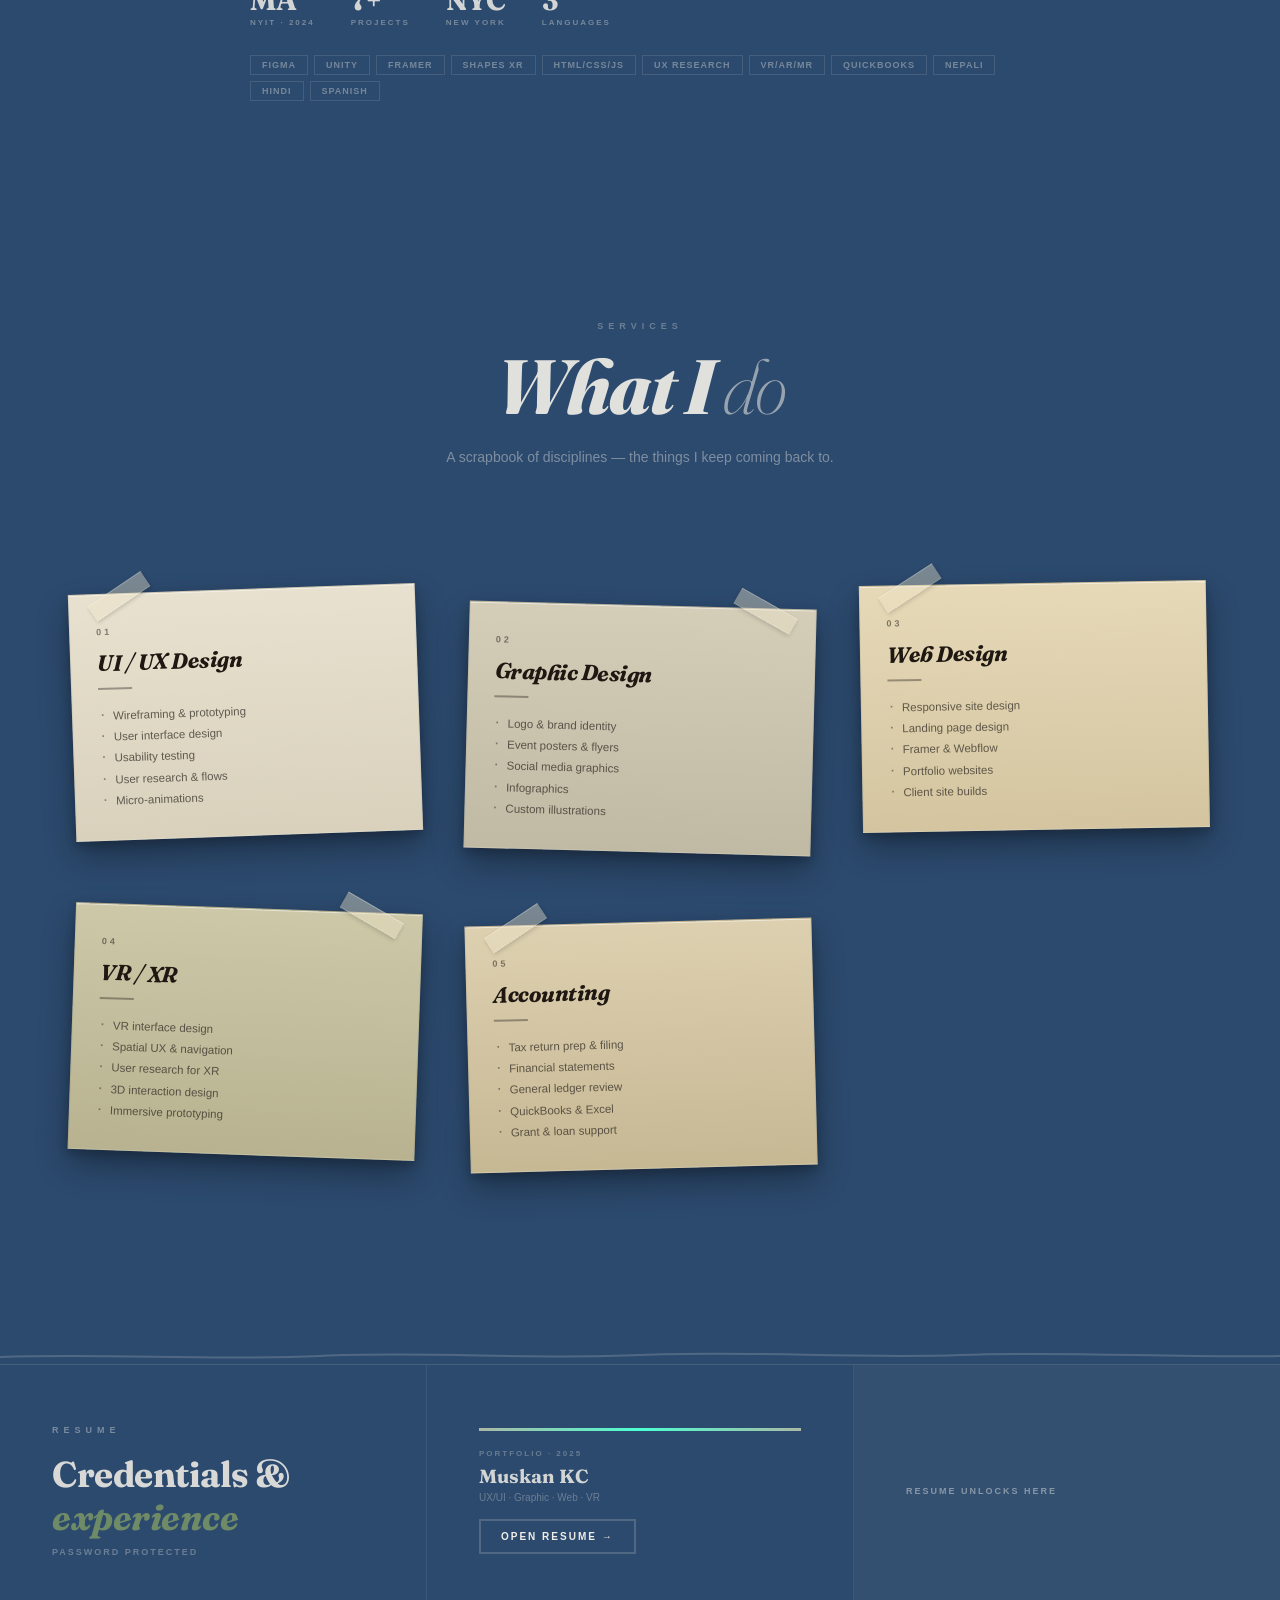
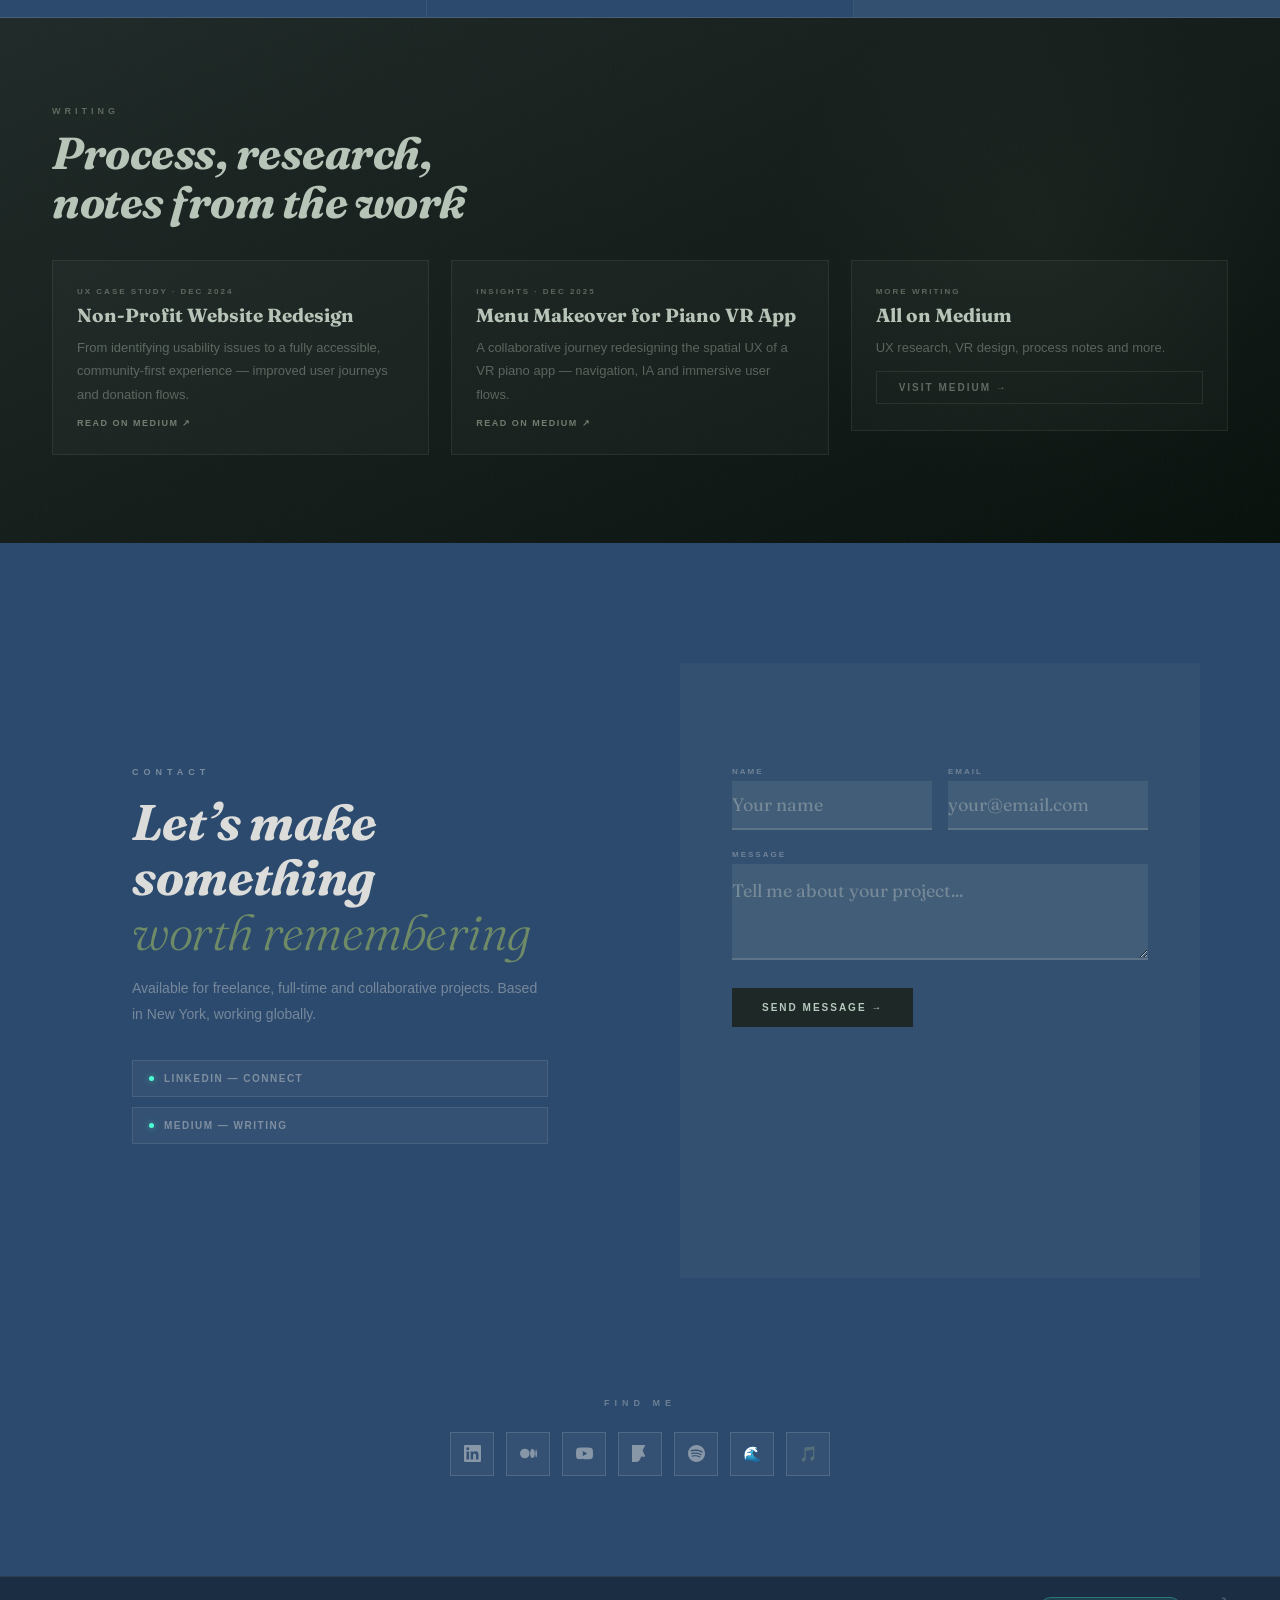
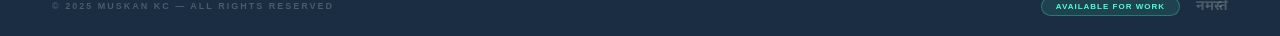
<file: index (1).html>
<!DOCTYPE html>
<html lang="en">
<head>
<meta charset="UTF-8">
<meta name="viewport" content="width=device-width, initial-scale=1.0">
<title>Muskan KC — UX/UI · Graphic · Web · XR</title>
<meta name="description" content="Muskan KC — New York UX/UI designer, graphic designer, web and XR designer. MA NYIT. Available for freelance.">
<link rel="canonical" href="https://muskankc.com/">
<script type="application/ld+json">{"@context":"https://schema.org","@type":"Person","name":"Muskan KC","url":"https://muskankc.com","jobTitle":"UX/UI Designer","address":{"@type":"PostalAddress","addressLocality":"New York","addressRegion":"NY"},"sameAs":["http://www.linkedin.com/in/muskan-kc-0a56781a1","https://medium.com/@mkc_51000"]}



/* ═══════════════════════════════════════════════════════════
   FULL-PAGE SANZO WADA COLOUR CYCLING
   8 colours from the Dictionary of Color Combinations.
   The entire page background transitions as you scroll.
   
   1. Ai 藍           — deep indigo        #1F2D4A
   2. Enji 臙脂       — crimson            #3E1810
   3. Hanada 縹       — flower indigo      #152638
   4. Fujimurasaki    — wisteria purple    #221630
   5. Rikyucha 利休茶 — aged moss          #1A2410
   6. Sumizome 墨染   — ink grey           #1C1C24
   7. Kachi-iro 褐色  — dark brown-purple  #2A1820
   8. Tetsu-kon 鉄紺  — iron navy          #0E1628
   
   Each cycle through = 1 full scroll height.
   Smooth 1.4s cubic transition between each.
═══════════════════════════════════════════════════════════ */
var WADA_COLOURS = [
  '#2C4A6E',  /*  1. Ai 藍 — true indigo blue, clearly blue */
  '#7A2E1A',  /*  2. Enji 臙脂 — rich warm crimson, clearly red */
  '#3D5C2A',  /*  3. Rikyucha 利休茶 — aged moss, clearly green */
  '#6B3D1E',  /*  4. Tobi-iro 鳶色 — kite brown, warm earthy */
  '#4A3070',  /*  5. Fujimurasaki 藤紫 — wisteria, clearly purple */
  '#5C2A3A',  /*  6. Kohbai 紅梅 — plum blossom, rose-red */
  '#1E4A3A',  /*  7. Tokusa 木賊 — deep teal-green */
  '#7A4A18',  /*  8. Kohaku 琥珀 — amber, warm golden-brown */
  '#2A3A5E',  /*  9. Tetsu-kon 鉄紺 — iron navy, steel blue */
  '#5E2A5A',  /* 10. Budou 葡萄 — grape, deep violet */
  '#2A5A3A',  /* 11. Midori 緑 — forest green */
  '#5A3A1A',  /* 12. Kogecha 焦茶 — burnt brown */
];

var WADA_PANEL = [
  'rgba(44,74,110,.35)',   /*  1. indigo */
  'rgba(122,46,26,.35)',   /*  2. crimson */
  'rgba(61,92,42,.35)',    /*  3. moss */
  'rgba(107,61,30,.35)',   /*  4. kite brown */
  'rgba(74,48,112,.35)',   /*  5. wisteria */
  'rgba(92,42,58,.35)',    /*  6. plum blossom */
  'rgba(30,74,58,.35)',    /*  7. teal-green */
  'rgba(122,74,24,.35)',   /*  8. amber */
  'rgba(42,58,94,.35)',    /*  9. iron navy */
  'rgba(94,42,90,.35)',    /* 10. grape */
  'rgba(42,90,58,.35)',    /* 11. forest */
  'rgba(90,58,26,.35)',    /* 12. burnt brown */
];

var curWada = 0;

function setBodyWada(idx) {
  idx = ((idx % WADA_COLOURS.length) + WADA_COLOURS.length) % WADA_COLOURS.length;
  if(idx === curWada) return;
  curWada = idx;
  document.body.style.backgroundColor = WADA_COLOURS[idx];
}

/* Drive colour change from scroll position */
function onBodyColourScroll() {
  var scrollY = window.scrollY;
  var docH = document.documentElement.scrollHeight - window.innerHeight;
  var prog = docH > 0 ? scrollY / docH : 0;
  
  /* Each colour occupies 1/8 of total scroll */
  var raw = prog * WADA_COLOURS.length;
  var idx = Math.floor(raw) % WADA_COLOURS.length;
  setBodyWada(idx);
  


/* Sync colour with active project slide */

window.addEventListener('scroll', onBodyColourScroll, {passive:true});
/* Initial colour after intro */
setTimeout(function(){ setBodyWada(0); }, 2500);


/* ═══ PROJECT 3D CAROUSEL — scroll driven ════════════════════
   Scroll down inside the section → next card comes to centre.
   Cards rotate on a 3D cylinder. Wheel/swipe cycles them.
   Arrows also work. Click front card to navigate.
═══════════════════════════════════════════════════════════ */
(function(){
  var carousel = document.getElementById('proj-carousel');
  var cards = carousel ? carousel.querySelectorAll('.pr-card') : [];
  var dots = document.querySelectorAll('.pr-dot-3d');
  var TOTAL = cards.length;
  if(!TOTAL || !carousel) return;

  var RADIUS = 440;
  var curAngle = 0;
  var curIdx = 0;
  var locked = false;
  var anglePerCard = 360 / TOTAL;

  // Position cards on cylinder
  cards.forEach(function(card, i) {
    card.style.transform = 'rotateY(' + (i * anglePerCard) + 'deg) translateZ(' + RADIUS + 'px)';
  });

  function updateCarousel(instant) {
    carousel.style.transition = instant ? 'none' : 'transform .75s cubic-bezier(.22,.61,.36,1)';
    carousel.style.transform = 'rotateY(' + (-curAngle) + 'deg)';
    var idx = ((Math.round(curAngle / anglePerCard) % TOTAL) + TOTAL) % TOTAL;
    curIdx = idx;
    document.getElementById('prCur3d').textContent = String(curIdx+1).padStart(2,'0');
    dots.forEach(function(d,i){ d.classList.toggle('on', i===curIdx) });
    cards.forEach(function(card,i){
      card.style.opacity = i===curIdx ? '1' : '0.18';
      card.style.filter = i===curIdx ? 'none' : 'blur(2px)';
      card.classList.toggle('active-card', i===curIdx);
    });
    if(typeof setBodyWada === 'function') setBodyWada(curIdx);
  }

  function goTo(idx, instant) {
    idx = ((idx % TOTAL) + TOTAL) % TOTAL;
    curAngle = idx * anglePerCard;
    curIdx = idx;
    updateCarousel(instant || false);
  }

  updateCarousel(true);

  // ── SCROLL DRIVEN — wheel scrolls cycle cards ─────────────────────
  // Section acts like a scroll trap — wheel cycles cards, 
  // only lets page scroll once at start/end
  var section = document.getElementById('projects');
  var wheelAcc = 0;

  section.addEventListener('wheel', function(e) {
    var r = section.getBoundingClientRect();
    var inView = r.top <= window.innerHeight * 0.3 && r.bottom >= window.innerHeight * 0.7;
    if(!inView) return;
    e.preventDefault();
    wheelAcc += e.deltaY;
    if(Math.abs(wheelAcc) > 60) {
      var dir = wheelAcc > 0 ? 1 : -1;
      goTo(curIdx + dir);
      wheelAcc = 0;
    }
  }, {passive:false});

  // Touch swipe cycles cards
  var touchY = 0, touchX = 0;
  section.addEventListener('touchstart', function(e){
    touchY = e.touches[0].clientY;
    touchX = e.touches[0].clientX;
  }, {passive:true});
  section.addEventListener('touchend', function(e){
    var dy = touchY - e.changedTouches[0].clientY;
    var dx = touchX - e.changedTouches[0].clientX;
    if(Math.abs(dx) > Math.abs(dy)) {
      if(Math.abs(dx) > 40) goTo(curIdx + (dx > 0 ? 1 : -1));
    } else {
      if(Math.abs(dy) > 40) goTo(curIdx + (dy > 0 ? 1 : -1));
    }
  }, {passive:true});

  // Arrow buttons
  var btnNext = document.getElementById('prNext3d');
  var btnPrev = document.getElementById('prPrev3d');
  if(btnNext) btnNext.addEventListener('click', function(e){ e.stopPropagation(); goTo(curIdx+1) });
  if(btnPrev) btnPrev.addEventListener('click', function(e){ e.stopPropagation(); goTo(curIdx-1) });

  // Dots
  dots.forEach(function(d){
    d.addEventListener('click', function(){ goTo(parseInt(d.dataset.i)) });
  });

  // Click front card = navigate with colour flood
  cards.forEach(function(card, i){
    card.addEventListener('click', function(){
      if(i !== curIdx){ goTo(i); return; }
      var href = card.dataset.href;
      if(!href) return;
      var ov = document.createElement('div');
      ov.className = 'zoom-flash';
      ov.style.cssText = 'top:0;left:0;width:100vw;height:100vh;opacity:0;background:' + document.body.style.backgroundColor;
      document.body.appendChild(ov);
      requestAnimationFrame(function(){
        ov.style.transition = 'opacity .5s cubic-bezier(.22,.61,.36,1)';
        ov.style.opacity = '1';
      });
      setTimeout(function(){
        if(card.querySelector('[target="_blank"]')) window.open(href,'_blank');
        else window.location.href = href;
      }, 520);
    });
  });

  // Keyboard arrows
  window.addEventListener('keydown', function(e){
    var r = section.getBoundingClientRect();
    if(r.top > window.innerHeight*.6 || r.bottom < window.innerHeight*.4) return;
    if(e.key==='ArrowLeft'||e.key==='ArrowUp'){ e.preventDefault(); goTo(curIdx-1) }
    if(e.key==='ArrowRight'||e.key==='ArrowDown'){ e.preventDefault(); goTo(curIdx+1) }
  });
})();





/* ═══════════════════════════════════════════════════════════
   CLIENT PANELS — Sons & Daughters scroll reveal + click navigation
═══════════════════════════════════════════════════════════ */
(function(){
  var panels = document.querySelectorAll('.cs-panel');
  if(!panels.length) return;

  // IntersectionObserver triggers content fade-in
  var io = new IntersectionObserver(function(entries){
    entries.forEach(function(e){
      e.target.classList.toggle('in-view', e.isIntersecting);
    });
  }, { threshold: 0.35 });

  panels.forEach(function(p){
    io.observe(p);
    // Click anywhere on panel = navigate (with colour flood)
    p.addEventListener('click', function(e){
      // ignore clicks on inner links/buttons
      if(e.target.closest('a, button')) return;
      var href = p.dataset.href;
      if(!href) return;
      var ov = document.createElement('div');
      ov.style.cssText = 'position:fixed;inset:0;z-index:700;background:' + document.body.style.backgroundColor + ';opacity:0;transition:opacity .5s';
      document.body.appendChild(ov);
      requestAnimationFrame(function(){ ov.style.opacity = '1' });
      setTimeout(function(){
        if(p.dataset.target === '_blank') window.open(href, '_blank');
        else window.location.href = href;
      }, 520);
    });
  });
})();


/* =========================================================
   SKETCHBOOK — scroll-driven page-curl flip
========================================================= */
(function(){
  var track = document.getElementById('flip-track');
  var pages = Array.prototype.slice.call(document.querySelectorAll('.fpage'));
  var cnt   = document.getElementById('flipCnt');
  if(!track || !pages.length) return;
  var TOTAL = pages.length;

  function onScroll(){
    var rect = track.getBoundingClientRect();
    var trackH = track.offsetHeight - window.innerHeight;
    var scrolled = Math.min(Math.max(-rect.top, 0), trackH);
    var progress = trackH > 0 ? scrolled / trackH : 0;

    pages.forEach(function(p, i){
      var startP = i / TOTAL;
      var endP = (i + 1) / TOTAL;
      var local = (progress - startP) / (endP - startP);
      local = Math.min(Math.max(local, 0), 1);
      var angle = local * -175;
      p.style.transform = 'rotateY(' + angle + 'deg)';
    });

    var current = Math.min(TOTAL, Math.floor(progress * TOTAL) + 1);
    if(cnt) cnt.textContent = String(current).padStart(2, '0');
  }

  window.addEventListener('scroll', onScroll, {passive:true});
  window.addEventListener('resize', onScroll);
  onScroll();

  // Click an open page's CTA navigates (links handle themselves);
  // clicking the page body when it's the front page also navigates
  pages.forEach(function(p){
    p.addEventListener('click', function(e){
      if(e.target.closest('a')) return; // let real links work
      var href = p.dataset.href;
      if(href) window.location.href = href;
    });
  });
})();

</script>
<link rel="preconnect" href="https://fonts.googleapis.com">
<link href="https://fonts.googleapis.com/css2?family=Baloo+2:wght@400..800&family=Fraunces:ital,opsz,wght@0,9..144,100..900;1,9..144,100..900&family=Noto+Sans+Devanagari:wght@400;700&display=swap" rel="stylesheet">
<link href="https://api.fontshare.com/v2/css?f[]=cabinet-grotesk@400,500,700,800&display=swap" rel="stylesheet">
<style>
/* =====================================================
   MUSKAN KC — Nokia Celadon Future
   Clean rebuild. Every interaction from journal.
   
   s6  Sons & Daughters  → projects: full-screen per project,
       click floods screen with colour before navigating
   s7  Laxspace          → on projects: image has physical
       weight, cursor drags content
   s8  Utopia Tokyo      → scroll hijack on projects section,
       page stays fixed, projects cycle
   s9  Etienne Studio    → art section: painting magnetic
       to mouse, two-layer parallax depth
   s10 CVNT              → namaste intro: letters animate in,
       burst apart as particles, curtain rips
   s1  Oscar Tao         → layout: full-bleed, editorial,
       nav barely there
   s2  Eugene Wan        → dark sections: grain texture,
       atmospheric glow, brush-stroke SVG dividers
   s4  Sutera Swiss      → about/services: rigid grid,
       hairline dividers, one accent
   s11/s12 Nokia palette → silver plastic body, celadon
       panels, teal accent
   
   Puzzle art section: scroll-driven assembly,
   sticky canvas, pieces snap in scroll order,
   face assembles first (centre-out order)
===================================================== */

*,*::before,*::after { margin:0; padding:0; box-sizing:border-box }
html { scroll-behavior:smooth; overflow-x:hidden }


/* ── SANZO WADA COLOUR SYSTEM ──────────────────────────────────────────
   Four combinations from his Dictionary of Color Combinations.
   These cycle across every section of the site.
   
   Combo 1 — Ai + Tetsu-kon (deep indigo + iron navy)
   Combo 2 — Enji + Tobi-iro (crimson + kite-brown)  
   Combo 3 — Hanada + Byakugun (flower-indigo + pale blue-green)
   Combo 4 — Fujimurasaki + Keshizumi (wisteria + extinguished charcoal)
──────────────────────────────────────────────────────────────────────── */
:root {
  /* Combo 1 */
  --w1-a: #1F2D4A;  /* Ai — deep indigo */
  --w1-b: #2A3A5C;  /* Tetsu-kon — iron navy */
  --w1-c: #162038;  /* dark base */
  
  /* Combo 2 */
  --w2-a: #3E1810;  /* Enji — crimson */
  --w2-b: #2C1008;  /* Tobi-iro — kite brown */
  --w2-c: #1E0C06;  /* dark base */
  
  /* Combo 3 */
  --w3-a: #152638;  /* Hanada — flower indigo */
  --w3-b: #0E1C2C;  /* Byakugun — pale blue-green (dark) */
  --w3-c: #081420;  /* dark base */
  
  /* Combo 4 */
  --w4-a: #221630;  /* Fujimurasaki — wisteria */
  --w4-b: #181020;  /* Keshizumi — charcoal */
  --w4-c: #100C18;  /* dark base */

  /* Light/silver palette for day sections */
  --silver:  #b8bcc0;
  --cel:     #acb8a5;
  --cel-lt:  #c4d4bc;
  --cel-dk:  #6e8a66;
  --teal:    #4DFFD2;
  --tglow:   rgba(77,255,210,.5);
  --forest:  #1e2826;
  --ink:     #f0ede6;  /* light on dark */
  --mist:    #f0ede6;
  --dim:     rgba(240,237,230,.45);
  --acc:     #8fa882;
}

/* Full-page background — cycles through Sanzo Wada colours on scroll */
body {
  background-color: #2C4A6E;
  background-image: none;
  font-family: 'Cabinet Grotesk', sans-serif;
  color: var(--mist);
  cursor: none;
  overflow-x: hidden;
  transition: background-color 1.0s cubic-bezier(.4,0,.2,1);
}

/* ── CROSSHAIR CURSOR ─────────────────────────────
   Thin + with gap in centre. Four states:
   default → dark crosshair
   project → expands + dark circle + "View" label
   link    → accent colour, shrinks
   dark bg → goes light
──────────────────────────────────────────────── */
#cur {
  position:fixed; z-index:9999; pointer-events:none;
  width:28px; height:28px;
  transform:translate(-50%,-50%);
  will-change:left,top;
  transition:width .3s cubic-bezier(.22,.61,.36,1),height .3s cubic-bezier(.22,.61,.36,1);
}
#cur::before,#cur::after {
  content:''; position:absolute; background:var(--ink);
  transition:background .3s,transform .3s;
}
#cur::before {
  left:0;right:0;top:50%;height:1px;margin-top:-.5px;
  clip-path:polygon(0 0,38% 0,38% 100%,0 100%,62% 0,100% 0,100% 100%,62% 100%);
}
#cur::after {
  top:0;bottom:0;left:50%;width:1px;margin-left:-.5px;
  clip-path:polygon(0 0,100% 0,100% 38%,0 38%,0 62%,100% 62%,100% 100%,0 100%);
}
#cur-dot {
  position:fixed; z-index:10000; pointer-events:none;
  width:4px;height:4px;border-radius:50%;background:var(--ink);
  transform:translate(-50%,-50%); will-change:left,top;
  transition:background .3s,width .2s,height .2s;
}
#cur-ring {
  position:fixed; z-index:9998; pointer-events:none;
  width:0;height:0;border-radius:50%;
  border:1.5px solid transparent;
  transform:translate(-50%,-50%); will-change:left,top;
  transition:width .4s cubic-bezier(.22,.61,.36,1),
             height .4s cubic-bezier(.22,.61,.36,1),
             border-color .3s,background .3s;
  display:flex;align-items:center;justify-content:center;
}
#cur-lbl {
  position:fixed; z-index:10001; pointer-events:none;
  font-family:'Cabinet Grotesk',sans-serif;
  font-size:9px;font-weight:700;letter-spacing:1.5px;text-transform:uppercase;
  color:transparent; white-space:nowrap;
  transform:translate(-50%,-50%); will-change:left,top;
  transition:color .2s .12s;
}
body.cp #cur { width:32px;height:32px }
body.cp #cur::before,body.cp #cur::after { background:rgba(232,237,232,.65) }
body.cp #cur-dot { width:2px;height:2px;background:rgba(232,237,232,.4) }
body.cp #cur-ring { width:48px;height:48px;background:transparent;border-color:rgba(232,237,232,.45) }
body.cp #cur-lbl { color:var(--mist) }
body.cl #cur { width:16px;height:16px }
body.cl #cur::before,body.cl #cur::after { background:var(--acc) }
body.cl #cur-dot { background:var(--acc);width:3px;height:3px }
body.cd #cur::before,body.cd #cur::after { background:rgba(232,237,232,.65) }
body.cd #cur-dot { background:var(--mist) }

/* ── CVNT INTRO ───────────────────────────────────
   Letters animate in staggered, sub-label fades,
   letters pulse, then BURST as particles scatter —
   curtain rips dramatically left/right.
──────────────────────────────────────────────── */
#intro {
  position: fixed;
  inset: 0;
  z-index: 1000;
  display: flex;
  align-items: center;
  justify-content: center;
  background: linear-gradient(135deg, #2C4A6E 0%, #1a2e4a 100%);
  pointer-events: all;
}
#intro.gone {
  pointer-events: none;
  opacity: 0;
  transition: opacity 1.2s ease-in-out;   /* natural slow fade to site */
}

/* Stage — figure + word stacked, perfectly centered */
#nm-stage {
  position: relative;
  width: 100%;
  height: 100%;
  display: flex;
  align-items: center;
  justify-content: center;
}

/* The SVG figure — BIG, centered, dimmed */
#nm-figure {
  width: clamp(340px, 50vw, 600px);   /* bigger */
  height: auto;
  position: relative;
  z-index: 1;
  margin: 0 auto;
}
#nm-figure.out {
  opacity: 0;
  transform: scale(.96);
  transition: opacity 1.1s ease-in-out, transform 1.1s ease-in-out;
}
#nm-svg {
  width: 100%;
  height: auto;
  display: block;
  overflow: visible;
}

/* The path — dimmed/transparent rust outline that draws itself */
#nm-path {
  fill: #e0a878;                    /* lighter, soft orange */
  fill-opacity: 0;
  stroke: rgba(224, 168, 120, .85); /* lighter orange outline */
  stroke-width: 5;
  stroke-linecap: round;
  stroke-linejoin: round;
  transition: fill-opacity 2.4s ease-in-out;   /* slow gentle fill */
}

/* नमस्ते word — overlaps the figure, centered, dimmed/transparent, BIG */
#nm-word {
  position: absolute;
  top: 50%;
  left: 50%;
  transform: translate(-50%, -50%) scale(.98);
  font-family: 'Baloo 2', 'Tiro Devanagari Hindi', sans-serif;
  font-size: clamp(110px, 19vw, 280px);   /* bigger */
  font-weight: 600;
  font-style: normal;
  /* outline style — transparent fill, light orange stroke */
  color: transparent;
  -webkit-text-stroke: 2.5px rgba(224, 168, 120, .9);
  letter-spacing: 0;
  line-height: 1;
  z-index: 3;
  opacity: 0;
  clip-path: inset(0 100% 0 0);
  transition: clip-path 2.4s cubic-bezier(.45,0,.25,1),
              opacity .8s ease-out,
              transform 2.4s cubic-bezier(.45,0,.25,1);
  pointer-events: none;
}
#nm-word.in {
  opacity: 1;
  clip-path: inset(0 0% 0 0);
  transform: translate(-50%, -50%) scale(1);
}
#nm-word.out {
  opacity: 0;
  transform: translate(-50%, -50%) scale(1.04);
  transition: opacity 1.1s ease-in-out, transform 1.1s ease-in-out;
}

/* Figure stays visible — only fades when whole intro dismisses */
#nm-figure.dim {
  transition: opacity 1.2s ease;
}

/* Legacy hidden class — clean up old letter spans */
.nm-l, .nm-ch { display: none !important; }




.nm-l { display:none }


.nm-pt {
  position:fixed; z-index:2009;
  width:5px;height:5px;border-radius:50%;background:rgba(240,237,230,.6);
  pointer-events:none;transition:transform .9s cubic-bezier(.22,.61,.36,1),opacity .9s;
}

/* ── NAV — Oscar Tao: barely there ───────────────── */
nav {
  position:fixed; top:0; left:0; right:0; z-index:500;
  display:flex; align-items:center; justify-content:space-between;
  padding:20px 52px;
  transition:background .35s,padding .3s;
}
nav.s {
  background:rgba(0,0,0,.35);
  backdrop-filter:blur(24px);
  padding:12px 52px;
  border-bottom:1px solid rgba(240,237,230,.08);
}
.n-logo {
  font-family:'Noto Sans Devanagari',sans-serif;
  font-weight:700; font-size:16px; letter-spacing:1px;
  color:rgba(240,237,230,.85); text-decoration:none;
  display:flex; align-items:center; gap:8px;
}
.n-dot {
  width:5px;height:5px;border-radius:50%;
  background:var(--teal);box-shadow:0 0 8px var(--tglow);
  transition:background .8s, box-shadow .8s;
}
body.wada-1 .n-dot { background:#4A6FA5;box-shadow:0 0 8px rgba(74,111,165,.5) }
body.wada-2 .n-dot { background:#A05040;box-shadow:0 0 8px rgba(160,80,64,.5) }
body.wada-3 .n-dot { background:#3A6E8A;box-shadow:0 0 8px rgba(58,110,138,.5) }
body.wada-4 .n-dot { background:#7A5A9A;box-shadow:0 0 8px rgba(122,90,154,.5) }
.n-links { display:flex; gap:36px; list-style:none }
.n-links a {
  font-family:'Cabinet Grotesk',sans-serif; font-size:11px;
  font-weight:700; letter-spacing:2px; text-transform:uppercase;
  color:rgba(240,237,230,.42); text-decoration:none; transition:color .2s;
}
.n-links a:hover { color:rgba(240,237,230,.9) }
.ham { display:none;flex-direction:column;gap:5px;background:none;border:none;cursor:none;padding:4px }
.ham span { display:block;width:22px;height:1.5px;background:var(--ink) }
.mob { display:none;position:fixed;inset:0;z-index:600;background:rgba(178,182,186,.97);backdrop-filter:blur(24px);flex-direction:column;align-items:center;justify-content:center;gap:44px }
.mob.on { display:flex }
.mob a { font-family:'Cabinet Grotesk',sans-serif;font-size:22px;font-weight:800;letter-spacing:2px;text-transform:uppercase;color:var(--ink);text-decoration:none }
.mob-x { position:absolute;top:22px;right:24px;background:none;border:none;font-size:24px;cursor:none;color:var(--ink) }

/* ── HERO ─────────────────────────────────────────
   Oscar Tao: full-bleed, nothing competes, text anchored bottom-left.
   Etienne: celadon panel fills right, magnetic to mouse.
   Eugene Wan: asymmetric diagonal clip, grain texture.
   Sons & Daughters: Fraunces huge at bottom + letters.
──────────────────────────────────────────────── */
#hero {
  height:100vh; position:relative; overflow:hidden;
  display:flex; align-items:flex-end;
  background:transparent;
}
body.wada-1 body.wada-2 body.wada-3 body.wada-4 .h-panel::after {
  content:''; position:absolute; inset:0;
  background:linear-gradient(to bottom left,rgba(12,25,16,.14),transparent 55%),
             linear-gradient(to top,rgba(12,25,16,.08),transparent 40%);
}


.h-text {
  position:relative; z-index:3;
  padding:0 0 72px 52px; max-width:52%;
}
.h-eyebrow {
  font-family:'Cabinet Grotesk',sans-serif; font-size:10px;
  font-weight:700; letter-spacing:4px; text-transform:uppercase;
  color:rgba(240,237,230,.38); margin-bottom:18px;
}
/* Eugene Wan brush-stroke SVG rule */
.h-rule { margin-bottom:24px }
/* Fraunces: each letter is a span for magnetic repel */
.h-name {
  font-family:'Fraunces',serif;
  font-size:clamp(52px,8vw,100px);
  font-weight:800; font-style:italic; line-height:.97; letter-spacing:-3px;
  color:var(--ink); margin-bottom:18px;
  font-variation-settings:'opsz' 144,'WONK' 1;
}
.h-name span.w { font-style:normal; font-weight:200 }
.h-name span.w.teal { color:var(--cel-dk) }
.h-sub {
  font-family:'Cabinet Grotesk',sans-serif; font-size:11px;
  font-weight:700; letter-spacing:4px; text-transform:uppercase;
  color:rgba(240,237,230,.38); margin-bottom:44px;
}
.h-cta {
  display:inline-flex; align-items:center; gap:10px;
  font-family:'Cabinet Grotesk',sans-serif; font-size:11px;
  font-weight:700; letter-spacing:2px; text-transform:uppercase;
  color:var(--ink); text-decoration:none;
  border:2px solid rgba(12,25,16,.2); padding:14px 30px;
  background:rgba(172,184,165,.16); backdrop-filter:blur(10px);
  position:relative; overflow:hidden; transition:border-color .25s;
}
.h-cta { transition:border-color .25s, background 1.2s }
.h-cta::before { content:'';position:absolute;inset:0;background:linear-gradient(90deg,transparent,rgba(77,255,210,.07),transparent);transform:translateX(-100%);transition:transform .6s }
.h-cta:hover::before { transform:translateX(100%) }
.h-cta:hover { border-color:rgba(77,255,210,.55) }
.h-scroll { position:absolute;bottom:28px;right:52px;z-index:4;display:flex;flex-direction:column;align-items:center;gap:8px }
.hs-l { width:1px;height:48px;background:linear-gradient(to bottom,var(--teal),transparent);animation:sp 2.4s ease-in-out infinite }
.hs-t { font-family:'Cabinet Grotesk',sans-serif;font-size:8px;font-weight:700;letter-spacing:3px;text-transform:uppercase;color:var(--dim) }
@keyframes sp { 0%,100%{opacity:.3}50%{opacity:1} }

/* ── EUGENE WAN brush dividers ────────────────── */
.brush { width:100%;display:block;overflow:visible;transition:filter 1.2s }
body.wada-1 .brush path { stroke:rgba(74,111,165,.35) }
body.wada-2 .brush path { stroke:rgba(160,80,64,.35) }
body.wada-3 .brush path { stroke:rgba(58,110,138,.35) }
body.wada-4 .brush path { stroke:rgba(122,90,154,.35) }



/* Project card */
/* Active card: subtle top highlight line only — no box */
/* Sanzo Wada colour accent — left border, unique per card */
.pr-card:nth-child(1) { border-left:3px solid #2C4A6E }  /* Ai indigo */
.pr-card:nth-child(2) { border-left:3px solid #7A2E1A }  /* Enji crimson */
.pr-card:nth-child(3) { border-left:3px solid #3D5C2A }  /* Rikyucha moss */
.pr-card:nth-child(4) { border-left:3px solid #4A3070 }  /* Fujimurasaki */

/* Ghost number */

/* Arrows same as about */

/* Dot nav */


/* zoom-flash for project navigation */
.zoom-flash { position:fixed;z-index:700;pointer-events:none;transition:all .55s cubic-bezier(.22,.61,.36,1) }


/* ── CLIENT PROJECTS ──────────────────────────────
   Sutera Swiss: rigid grid, gold accent, one accent only.
   Full-width horizontal rows.
──────────────────────────────────────────────── */
body.wada-1 body.wada-2 body.wada-3 body.wada-4 .cl-h em { font-style:italic;color:var(--cel-dk) }
.cl-card::before { content:'';position:absolute;left:0;top:0;bottom:0;width:3px;background:var(--acc);transform:scaleY(0);transform-origin:bottom;transition:transform .38s cubic-bezier(.22,.61,.36,1) }
.cl-card:hover::before { transform:scaleY(1) }
.cl-name em { font-style:italic;color:var(--cel-dk) }
.cl-card:hover 
/* Section label — top left */
.about-lbl-wrap {
  position:absolute; top:40px; left:52px; z-index:10;
}
.about-eyebrow {
  font-family:'Cabinet Grotesk',sans-serif;
  font-size:9px; font-weight:700; letter-spacing:5px; text-transform:uppercase;
  color:rgba(240,237,230,.32); margin-bottom:8px;
}
.about-title-top {
  font-family:'Fraunces',serif;
  font-size:clamp(22px,2.8vw,36px); font-weight:700; font-style:italic;
  color:rgba(240,237,230,.65); line-height:1.1; letter-spacing:-.5px;
  font-variation-settings:'opsz' 36;
}

/* Mouse hint */
.about-hint {
  position:absolute; bottom:40px; left:0; right:0;
  text-align:center; z-index:10;
  font-family:'Cabinet Grotesk',sans-serif;
  font-size:9px; font-weight:700; letter-spacing:3px; text-transform:uppercase;
  color:rgba(240,237,230,.22);
}

/* The 3D carousel container */

/* Each 3D card */

/* Card number — large ghost */


/* Teal accent line on each card */

/* Skills tags on card 5 */

/* Prev/next arrows */
.ab-prev { left:52px }
.ab-next { right:52px }

/* Dot nav */



/* ── SERVICES — compact list below carousel ─── */
.svc-li li { font-family:'Cabinet Grotesk',sans-serif;font-size:9px;font-weight:500;letter-spacing:.5px;color:rgba(240,237,230,.32);margin-bottom:4px;line-height:1.6 }

/* ── RESUME ───────────────────────────────────── */
#rband {
  border-top:1px solid rgba(172,184,165,.2);
  border-bottom:1px solid rgba(172,184,165,.2);
  display:grid;
  grid-template-columns:1fr 1px 1fr 1px 1fr;
  position:relative;
  z-index:3;
  background:#2C4A6E;
}
.rb-ln { background:rgba(240,237,230,.08) }
.rb-a,.rb-b,.rb-c { padding:60px 52px;display:flex;flex-direction:column;justify-content:center }
.rb-c { background:rgba(172,184,165,.05) }
.rb-h { font-family:'Fraunces',serif;font-size:clamp(22px,2.8vw,36px);font-weight:700;color:rgba(240,237,230,.88);line-height:1.2;margin-bottom:8px;letter-spacing:-.5px;font-variation-settings:'opsz' 36 }
.rb-h em { font-style:italic;color:var(--cel-dk) }
.rb-sub { font-family:'Cabinet Grotesk',sans-serif;font-size:9px;font-weight:700;letter-spacing:2px;text-transform:uppercase;color:rgba(240,237,230,.32) }
.rn-spine { height:3px;background:linear-gradient(90deg,var(--cel),var(--teal),var(--cel));margin-bottom:18px }
.rn-tg { font-family:'Cabinet Grotesk',sans-serif;font-size:8px;font-weight:700;letter-spacing:2px;text-transform:uppercase;color:rgba(240,237,230,.3);margin-bottom:6px }
.rn-ti { font-family:'Fraunces',serif;font-size:19px;font-weight:700;color:rgba(240,237,230,.85);margin-bottom:4px;font-variation-settings:'opsz' 19 }
.rn-si { font-family:'Cabinet Grotesk',sans-serif;font-size:10px;color:rgba(240,237,230,.32);margin-bottom:16px }
.rn-btn { font-family:'Cabinet Grotesk',sans-serif;font-size:10px;font-weight:700;letter-spacing:2px;text-transform:uppercase;background:none;border:2px solid rgba(240,237,230,.18);padding:10px 20px;cursor:none;color:var(--ink);transition:all .2s }
.rn-btn:hover { border-color:rgba(77,255,210,.55);background:rgba(77,255,210,.06) }
.rn-lock,.rn-open { display:none }
.rn-lock.on,.rn-open.on { display:block }
.lk-ico { font-size:22px;margin-bottom:10px }
.lk-l { font-family:'Cabinet Grotesk',sans-serif;font-size:9px;font-weight:700;letter-spacing:2px;text-transform:uppercase;color:var(--dim);margin-bottom:14px }
.pw-r { display:flex }
.pw-i { flex:1;font-family:'Fraunces',serif;font-size:18px;background:rgba(172,184,165,.13);border:1.5px solid rgba(172,184,165,.3);border-right:none;padding:10px 14px;color:var(--ink);outline:none;font-variation-settings:'opsz' 18 }
.pw-i:focus { border-color:rgba(77,255,210,.45) }
.pw-g { background:var(--forest);color:rgba(196,216,204,.9);border:none;padding:10px 18px;cursor:none;font-family:'Cabinet Grotesk',sans-serif;font-size:14px;font-weight:700 }
.pw-e { font-family:'Cabinet Grotesk',sans-serif;font-size:9px;color:#c0392b;margin-top:8px;display:none;font-weight:700 }
.pw-c { font-family:'Cabinet Grotesk',sans-serif;font-size:9px;font-weight:700;text-transform:uppercase;background:none;border:none;cursor:none;color:var(--dim);margin-top:10px;display:block }
.rp { max-height:340px;overflow-y:auto;font-size:12px;line-height:1.75 }
.rp::-webkit-scrollbar { width:2px }
.rp::-webkit-scrollbar-thumb { background:rgba(172,184,165,.4) }
.rp h3 { font-family:'Fraunces',serif;font-weight:700;font-size:17px;color:var(--ink);margin-bottom:2px;font-variation-settings:'opsz' 17 }
.rp .rc { font-family:'Cabinet Grotesk',sans-serif;font-size:8px;font-weight:500;color:var(--dim);margin-bottom:8px }
.rp hr { border:none;border-top:1px solid rgba(12,25,16,.1);margin:8px 0 }
.rp .rs { font-family:'Cabinet Grotesk',sans-serif;font-size:8px;font-weight:700;letter-spacing:3px;text-transform:uppercase;color:var(--teal);margin:14px 0 6px }
.rp .re { border-left:2px solid rgba(172,184,165,.38);padding-left:10px;margin-bottom:10px }
.rp .rt { font-family:'Cabinet Grotesk',sans-serif;font-weight:700;color:var(--ink);font-size:12px }
.rp .rd { font-family:'Cabinet Grotesk',sans-serif;font-size:8px;font-weight:500;color:var(--dim);margin:2px 0 }
.rp .rb2 { font-family:'Cabinet Grotesk',sans-serif;font-size:11px;font-weight:500;color:var(--dim) }
.rp .rsk { display:flex;flex-wrap:wrap;gap:5px;margin-top:4px }
.rp .rsk span { font-family:'Cabinet Grotesk',sans-serif;font-size:8px;font-weight:700;border:1px solid rgba(12,25,16,.14);padding:2px 8px;color:var(--dim) }
.cb { font-family:'Cabinet Grotesk',sans-serif;font-size:9px;font-weight:700;letter-spacing:1px;text-transform:uppercase;background:none;border:1.5px solid rgba(12,25,16,.18);cursor:none;padding:7px 16px;color:var(--dim);margin-top:14px;display:block }
.cb:hover { border-color:rgba(77,255,210,.45) }

/* ── WRITING — Eugene Wan dark atmospheric ────── */
#writing {
  padding:88px 52px;
  background:
    url("data:image/svg+xml,%3Csvg xmlns='http://www.w3.org/2000/svg' width='300' height='300'%3E%3Cfilter id='n'%3E%3CfeTurbulence type='fractalNoise' baseFrequency='.9' numOctaves='4' stitchTiles='stitch'/%3E%3C/filter%3E%3Crect width='100%25' height='100%25' filter='url(%23n)' opacity='.04'/%3E%3C/svg%3E"),
    linear-gradient(155deg,var(--forest) 0%,#060e0a 100%);
  display:grid;grid-template-columns:1fr 1fr 1fr;gap:22px;align-items:start;
  position:relative;overflow:hidden;
z-index:2;position:relative;}
#writing::before { content:'';position:absolute;top:-80px;right:-60px;width:600px;height:600px;border-radius:50%;background:radial-gradient(circle,rgba(142,168,130,.055) 0%,transparent 62%);pointer-events:none }
.wr-head { grid-column:1/-1;margin-bottom:12px }
.wr-eye { font-family:'Cabinet Grotesk',sans-serif;font-size:9px;font-weight:700;letter-spacing:4px;text-transform:uppercase;color:rgba(172,184,165,.45);margin-bottom:12px }
.wr-h { font-family:'Fraunces',serif;font-size:clamp(26px,3.5vw,48px);font-weight:700;font-style:italic;color:rgba(210,224,210,.85);line-height:1.1;letter-spacing:-.5px;font-variation-settings:'opsz' 48 }
.wr-card { display:block;text-decoration:none;padding:26px 24px;border:1px solid rgba(172,184,165,.1);background:rgba(172,184,165,.04);transition:border-color .22s,background .22s;position:relative;overflow:hidden }
.wr-card::after { content:'';position:absolute;bottom:0;left:0;right:0;height:1.5px;background:linear-gradient(90deg,transparent,var(--teal),transparent);transform:scaleX(0);transition:transform .3s }
.wr-card:hover::after { transform:scaleX(1) }
.wr-card:hover { border-color:rgba(77,255,210,.2);background:rgba(172,184,165,.07) }
.wr-tag { font-family:'Cabinet Grotesk',sans-serif;font-size:8px;font-weight:700;letter-spacing:2px;text-transform:uppercase;color:rgba(172,184,165,.45);margin-bottom:8px }
.wr-ti { font-family:'Fraunces',serif;font-size:19px;font-weight:700;color:rgba(210,224,210,.85);line-height:1.25;margin-bottom:8px;font-variation-settings:'opsz' 19 }
.wr-ex { font-family:'Cabinet Grotesk',sans-serif;font-size:13px;font-weight:500;color:rgba(210,224,210,.35);line-height:1.8;margin-bottom:12px }
.wr-lnk { font-family:'Cabinet Grotesk',sans-serif;font-size:9px;font-weight:700;letter-spacing:1.5px;text-transform:uppercase;color:rgba(172,184,165,.6) }
.wr-more { display:inline-flex;align-items:center;gap:8px;font-family:'Cabinet Grotesk',sans-serif;font-size:10px;font-weight:700;letter-spacing:2px;text-transform:uppercase;color:rgba(210,224,210,.38);text-decoration:none;border:1.5px solid rgba(172,184,165,.12);padding:10px 22px;transition:all .22s;margin-top:auto }
.wr-more:hover { border-color:rgba(77,255,210,.3);color:rgba(210,224,210,.82) }

/* ── CONTACT ─────────────────────────────────── */
#contact {
  display:grid;
  grid-template-columns:1fr 1fr;
  gap:80px;
  max-width:1240px;
  margin:0 auto;
  padding:120px 60px 80px;
  position:relative;
background:#2C4A6E;z-index:2;}
.con-l { padding-right:20px; }
.con-r { width:100%; }
.cf { display:flex; flex-direction:column; gap:18px; }
.cf-row { display:grid; grid-template-columns:1fr 1fr; gap:14px; }
.cf-f { display:flex; flex-direction:column; gap:6px; }
.cf-lbl {
  font-family:'Cabinet Grotesk',sans-serif;
  font-size:9px; font-weight:700;
  letter-spacing:3px; text-transform:uppercase;
  color:rgba(240,237,230,.5);
}
.cf-i {
  background:rgba(240,237,230,.05);
  border:1px solid rgba(240,237,230,.15);
  padding:14px 16px;
  font-family:'Cabinet Grotesk',sans-serif;
  font-size:14px;
  color:#f0ede6;
  outline:none;
  transition:border-color .2s, background .2s;
  width:100%;
}
.cf-i:focus { border-color:rgba(240,237,230,.5); background:rgba(240,237,230,.08) }
.cf-i::placeholder { color:rgba(240,237,230,.3) }
.cf-ta { min-height:120px; resize:vertical; font-family:'Cabinet Grotesk',sans-serif; }
.cf-sub {
  align-self:flex-start;
  background:transparent;
  border:1.5px solid rgba(240,237,230,.3);
  color:#f0ede6;
  font-family:'Cabinet Grotesk',sans-serif;
  font-size:11px; font-weight:700;
  letter-spacing:2.5px; text-transform:uppercase;
  padding:14px 26px;
  cursor:pointer;
  transition:all .2s;
  margin-top:8px;
}
.cf-sub:hover { background:rgba(240,237,230,.08); border-color:rgba(240,237,230,.65) }
.cf-sub:disabled { opacity:.5; cursor:wait }
.cf-ok {
  display:none;
  font-family:'Cabinet Grotesk',sans-serif;
  font-size:11px;
  letter-spacing:2px;
  text-transform:uppercase;
  color:#8eaa82;
  margin-top:12px;
}
.sec-lbl {
  font-family:'Cabinet Grotesk',sans-serif;
  font-size:9px; font-weight:700;
  letter-spacing:5px; text-transform:uppercase;
  color:rgba(240,237,230,.4);
  margin-bottom:18px;
}
.con-h {
  font-family:'Fraunces',serif;
  font-size:clamp(38px,5vw,68px);
  font-weight:800; font-style:italic;
  color:#f0ede6;
  line-height:1.0; letter-spacing:-1.5px;
  font-variation-settings:'opsz' 68,'WONK' 1;
  margin:0 0 24px;
}
.con-h em { font-style:italic; color:#8eaa82; font-weight:300; }
.con-sub {
  font-family:'Cabinet Grotesk',sans-serif;
  font-size:14px; line-height:1.7;
  color:rgba(240,237,230,.55);
  margin-bottom:30px;
  max-width:440px;
}
.clinks { display:flex; flex-direction:column; gap:12px; }
.clink {
  display:flex; align-items:center; gap:10px;
  font-family:'Cabinet Grotesk',sans-serif;
  font-size:11px; font-weight:700;
  letter-spacing:2.5px; text-transform:uppercase;
  color:rgba(240,237,230,.85);
  border:1px solid rgba(240,237,230,.15);
  padding:14px 20px;
  text-decoration:none;
  transition:all .2s;
}
.clink:hover {
  border-color:rgba(240,237,230,.45);
  background:rgba(240,237,230,.04);
}
.clink-d {
  width:6px; height:6px; border-radius:50%;
  background:#8eaa82;
}

.con-l { padding:104px 52px }
.con-r { padding:104px 52px;background:rgba(172,184,165,.05) }
.con-h { font-family:'Fraunces',serif;font-size:clamp(28px,4vw,50px);font-weight:700;color:rgba(240,237,230,.9);line-height:1.1;margin-bottom:16px;letter-spacing:-.5px;font-variation-settings:'opsz' 50 }
.con-h em { font-style:italic;color:var(--cel-dk) }
.con-sub { font-family:'Cabinet Grotesk',sans-serif;font-size:14px;font-weight:500;color:rgba(240,237,230,.38);line-height:1.85;margin-bottom:32px }
.clinks { display:flex;flex-direction:column;gap:10px;margin-bottom:30px }
.clink { display:flex;align-items:center;gap:10px;font-family:'Cabinet Grotesk',sans-serif;font-size:10px;font-weight:700;letter-spacing:1.5px;text-transform:uppercase;color:rgba(240,237,230,.4);text-decoration:none;padding:12px 16px;border:1.5px solid rgba(240,237,230,.1);background:rgba(240,237,230,.04);transition:all .2s }
.clink:hover { border-color:rgba(77,255,210,.4);color:rgba(240,237,230,.85);background:rgba(240,237,230,.08) }
.clink-d { width:5px;height:5px;border-radius:50%;background:var(--teal);box-shadow:0 0 6px var(--tglow);flex-shrink:0 }
.socials { display:flex;gap:9px;flex-wrap:wrap }
.cs { width:36px;height:36px;display:flex;align-items:center;justify-content:center;border:1.5px solid rgba(240,237,230,.12);background:rgba(240,237,230,.04);text-decoration:none;transition:all .2s;font-size:15px }
.cs svg { width:15px;height:15px;fill:rgba(240,237,230,.35);transition:fill .2s }
.cs:hover { border-color:rgba(77,255,210,.45);background:rgba(77,255,210,.06) }
.cs:hover svg { fill:rgba(240,237,230,.9) }
.cf { display:flex;flex-direction:column;gap:20px }
.cf-row { display:grid;grid-template-columns:1fr 1fr;gap:16px }
.cf-f { display:flex;flex-direction:column;gap:5px }
.cf-lbl { font-family:'Cabinet Grotesk',sans-serif;font-size:8px;font-weight:700;letter-spacing:2px;text-transform:uppercase;color:rgba(240,237,230,.32) }
.cf-i { font-family:'Fraunces',serif;font-size:18px;color:rgba(240,237,230,.85);background:rgba(172,184,165,.12);border:none;border-bottom:2px solid rgba(240,237,230,.15);padding:12px 0;outline:none;transition:border-color .2s;font-variation-settings:'opsz' 18 }
.cf-i:focus { border-bottom-color:var(--teal) }
.cf-ta { min-height:96px;resize:vertical;line-height:1.65;font-family:'Fraunces',serif }
.cf-sub { font-family:'Cabinet Grotesk',sans-serif;font-size:10px;font-weight:700;letter-spacing:2px;text-transform:uppercase;color:rgba(196,216,204,.92);background:var(--forest);border:none;padding:14px 30px;cursor:none;align-self:flex-start;transition:background .22s }
.cf-sub:hover { background:var(--cel-dk) }
.cf-ok { font-family:'Cabinet Grotesk',sans-serif;font-size:10px;font-weight:700;letter-spacing:2px;color:var(--teal);padding:10px 0;display:none }

footer { padding:20px 52px;background:rgba(0,0,0,.4);display:flex;align-items:center;justify-content:space-between;border-top:1px solid rgba(172,184,165,.12) }
.ft-l { font-family:'Cabinet Grotesk',sans-serif;font-size:9px;font-weight:700;letter-spacing:2px;text-transform:uppercase;color:rgba(196,216,204,.28) }
.ft-r { display:flex;align-items:center;gap:16px }
.ft-pill { background:rgba(77,255,210,.1);border:1.5px solid rgba(77,255,210,.28);padding:4px 14px;font-family:'Cabinet Grotesk',sans-serif;font-size:8px;font-weight:700;letter-spacing:1px;text-transform:uppercase;color:var(--teal);border-radius:20px }
.ft-n { font-family:'Noto Sans Devanagari',sans-serif;font-size:14px;font-weight:700;color:rgba(196,216,204,.28) }

/* Scroll reveal */
.r { opacity:1;transform:none;transition:opacity .72s ease,transform .72s ease }
.r.v { opacity:1;transform:none }
.d1{transition-delay:.08s}.d2{transition-delay:.18s}.d3{transition-delay:.28s}

/* Responsive */
@media(max-width:1100px){
    .as-line,      #rband{grid-template-columns:1fr}
  .rb-ln{display:none}
  .rb-a,.rb-b,.rb-c{padding:52px 28px}
  #writing{grid-template-columns:1fr;padding:72px 28px}
  #contact{grid-template-columns:1fr}
    .con-l,.con-r{padding:72px 28px}
            footer{padding:16px 24px}
}
@media(max-width:760px){
  nav{padding:14px 22px}
  .n-links{display:none}
  .ham{display:flex}
  .h-text{padding:0 22px 64px;max-width:100%}
  .h-panel{clip-path:polygon(38% 0,100% 0,100% 100%,14% 100%)}
  .h-name{font-size:clamp(42px,12vw,74px)}
  .ps-content{padding:32px 22px}
          .cf-row{grid-template-columns:1fr}
  .bio-stats{flex-wrap:wrap;gap:22px}
}



/* Hero panel — Wada W1 by default always */


/* ─────────────────────────────────────────────────
   PROJECTS — Clean full-screen fade slides
─────────────────────────────────────────────────── */
.pr-label-h em { font-style:italic; color:rgba(240,237,230,.45) }




/* SLIDES — stacked, only active visible */


/* ═══════════════════════════════════════════════════════════
   CLIENT WORK — Sons & Daughters scroll showcase
═══════════════════════════════════════════════════════════ */

/* Intro panel — sets the tone */
#client-intro {
  min-height:80vh;
  display:flex; flex-direction:column;
  align-items:center; justify-content:center;
  padding:120px 60px 80px;
  text-align:center;
  position:relative;
}
.ci-eyebrow {
  font-family:'Cabinet Grotesk',sans-serif;
  font-size:9px; font-weight:700;
  letter-spacing:5px; text-transform:uppercase;
  color:rgba(240,237,230,.32); margin-bottom:22px;
}
.ci-h {
  font-family:'Fraunces',serif;
  font-size:clamp(48px,8vw,108px);
  font-weight:800; font-style:italic;
  color:rgba(240,237,230,.92); line-height:.97;
  letter-spacing:-2px;
  font-variation-settings:'opsz' 108,'WONK' 1;
  margin:0;
}
.ci-h em { font-style:italic; color:rgba(240,237,230,.55); font-weight:200 }
.ci-sub {
  font-family:'Cabinet Grotesk',sans-serif;
  font-size:14px; font-weight:500;
  line-height:1.72; color:rgba(240,237,230,.4);
  max-width:480px; margin:30px auto 0;
}
.ci-scroll-hint {
  position:absolute; bottom:38px; left:0; right:0;
  font-family:'Cabinet Grotesk',sans-serif;
  font-size:9px; font-weight:700;
  letter-spacing:3px; text-transform:uppercase;
  color:rgba(240,237,230,.25);
  text-align:center;
  animation:hint-pulse 2.4s ease-in-out infinite;
}
@keyframes hint-pulse {
  0%,100% { opacity:.4; transform:translateY(0) }
  50%     { opacity:.85; transform:translateY(6px) }
}

/* Each client panel — full viewport */
.cs-panel {
  min-height:100vh;
  display:flex; align-items:center; justify-content:center;
  padding:80px 60px;
  position:relative;
  cursor:pointer;
  overflow:hidden;
}
.cs-content {
  position:relative;
  z-index:2;
  max-width:780px;
  width:100%;
}
.cs-meta {
  display:flex; align-items:baseline; gap:18px;
  margin-bottom:32px;
}
.cs-num {
  font-family:'Fraunces',serif;
  font-size:14px; font-weight:300; font-style:italic;
  color:rgba(240,237,230,.4);
  font-variation-settings:'opsz' 14;
}
.cs-cat {
  font-family:'Cabinet Grotesk',sans-serif;
  font-size:9px; font-weight:700;
  letter-spacing:4px; text-transform:uppercase;
  color:rgba(240,237,230,.35);
}
.cs-title {
  font-family:'Fraunces',serif;
  font-size:clamp(56px,9vw,128px);
  font-weight:800; font-style:italic;
  color:rgba(240,237,230,.94); line-height:.94;
  letter-spacing:-3px;
  font-variation-settings:'opsz' 128,'WONK' 1;
  margin:0 0 24px;
}
.cs-title em { font-style:italic; color:rgba(240,237,230,.6); font-weight:200 }
.cs-tag {
  font-family:'Cabinet Grotesk',sans-serif;
  font-size:11px; font-weight:700;
  letter-spacing:3px; text-transform:uppercase;
  color:rgba(240,237,230,.55);
  margin:0 0 18px;
  display:inline-block;
  border-bottom:1px solid rgba(240,237,230,.25);
  padding-bottom:4px;
}
.cs-desc {
  font-family:'Cabinet Grotesk',sans-serif;
  font-size:15px; font-weight:500;
  line-height:1.72; color:rgba(240,237,230,.45);
  max-width:560px; margin:0 0 26px;
}
.cs-tags {
  display:flex; flex-wrap:wrap; gap:8px;
  margin-bottom:32px;
}
.cs-tags span {
  font-family:'Cabinet Grotesk',sans-serif;
  font-size:9px; font-weight:700;
  letter-spacing:2px; text-transform:uppercase;
  color:rgba(240,237,230,.5);
  border:1px solid rgba(240,237,230,.15);
  padding:5px 12px;
}
.cs-cta {
  display:inline-flex; align-items:center; gap:10px;
  font-family:'Cabinet Grotesk',sans-serif;
  font-size:11px; font-weight:700;
  letter-spacing:2.5px; text-transform:uppercase;
  color:rgba(240,237,230,.85); text-decoration:none;
  border:1.5px solid rgba(240,237,230,.3);
  padding:14px 28px;
  transition:all .25s;
}
.cs-cta:hover {
  border-color:rgba(240,237,230,.7);
  background:rgba(240,237,230,.06);
}
/* Decorative number watermark */
.cs-deco {
  position:absolute; top:0; right:0; bottom:0;
  width:50%;
  pointer-events:none;
  z-index:1;
  opacity:.04;
}
.cs-panel[data-cs="1"] .cs-deco::before { content:"01" }
.cs-panel[data-cs="2"] .cs-deco::before { content:"02" }
.cs-panel[data-cs="3"] .cs-deco::before { content:"03" }
.cs-panel[data-cs="4"] .cs-deco::before { content:"04" }
.cs-deco::before {
  position:absolute;
  bottom:-12vw; right:-2vw;
  font-family:'Fraunces',serif;
  font-size:38vw; font-weight:900;
  line-height:.85;
  color:rgba(240,237,230,1);
  font-variation-settings:'opsz' 144;
}

/* Scroll-driven reveal — content visible by default, slightly faded.
   When panel enters viewport (35%+) the .in-view class fades it to full opacity.
   Critical: opacity:1 by default so content NEVER disappears, even if JS fails. */
.cs-panel .cs-content {
  opacity:1;
  transform:translateY(0);
  transition:opacity .9s cubic-bezier(.22,.61,.36,1),
             transform .9s cubic-bezier(.22,.61,.36,1);
}

/* ═══════════════════════════════════════════════════════════
   ACADEMIC PROJECTS — Compact slide deck
═══════════════════════════════════════════════════════════ */
.ac-h em { font-style:italic; color:rgba(240,237,230,.7) }




/* ═══════════════════════════════════════════════════════════
   ABOUT — Simple, quiet, single-screen
═══════════════════════════════════════════════════════════ */
#about {
  min-height:80vh;
  display:flex; align-items:center; justify-content:center;
  padding:120px 60px;
}
.ab-inner {
  max-width:780px;
  width:100%;
}
.ab-eyebrow {
  font-family:'Cabinet Grotesk',sans-serif;
  font-size:9px; font-weight:700;
  letter-spacing:5px; text-transform:uppercase;
  color:rgba(240,237,230,.32); margin-bottom:24px;
}
.ab-h {
  font-family:'Fraunces',serif;
  font-size:clamp(36px,5.5vw,68px);
  font-weight:800; font-style:italic;
  color:rgba(240,237,230,.92); line-height:1.0;
  letter-spacing:-1.5px;
  font-variation-settings:'opsz' 68,'WONK' 1;
  margin:0 0 30px;
}
.ab-h em { font-style:italic; color:rgba(240,237,230,.55); font-weight:200 }
.ab-p {
  font-family:'Cabinet Grotesk',sans-serif;
  font-size:15px; font-weight:500;
  line-height:1.78; color:rgba(240,237,230,.5);
  margin:0 0 16px; max-width:580px;
}
.ab-meta {
  display:flex; gap:36px; flex-wrap:wrap;
  margin-top:34px; padding-top:24px;
  border-top:1px solid rgba(240,237,230,.1);
}
.ab-meta > div {
  display:flex; flex-direction:column; gap:4px;
}
.ab-meta-n {
  font-family:'Fraunces',serif;
  font-size:28px; font-weight:700;
  color:rgba(240,237,230,.85); line-height:1;
  font-variation-settings:'opsz' 28;
}
.ab-meta-l {
  font-family:'Cabinet Grotesk',sans-serif;
  font-size:8px; font-weight:700;
  letter-spacing:2px; text-transform:uppercase;
  color:rgba(240,237,230,.38);
}
.ab-skills {
  display:flex; flex-wrap:wrap; gap:6px;
  margin-top:28px;
}
.ab-skills span {
  font-family:'Cabinet Grotesk',sans-serif;
  font-size:9px; font-weight:700;
  letter-spacing:1px; text-transform:uppercase;
  border:1px solid rgba(240,237,230,.12);
  padding:4px 11px;
  color:rgba(240,237,230,.38);
}

/* ═══════════════════════════════════════════════════════════
   SOCIALS STRIP — bottom of contact
═══════════════════════════════════════════════════════════ */
#socials-strip {
  padding:40px 52px 100px;
  display:flex; flex-direction:column;
  align-items:center; gap:24px;
  position:relative;
  z-index:1;
background:#2C4A6E;z-index:2;}
.ss-label {
  font-family:'Cabinet Grotesk',sans-serif;
  font-size:9px; font-weight:700;
  letter-spacing:5px; text-transform:uppercase;
  color:rgba(240,237,230,.32);
}
#socials-strip .socials {
  display:flex; gap:12px; flex-wrap:wrap; justify-content:center;
}
#socials-strip .cs {
  width:44px; height:44px;
  display:flex; align-items:center; justify-content:center;
  border:1.5px solid rgba(240,237,230,.15);
  background:rgba(240,237,230,.04);
  text-decoration:none;
  transition:all .2s;
  font-size:16px;
}
#socials-strip .cs svg { width:17px; height:17px; fill:rgba(240,237,230,.45); transition:fill .2s }
#socials-strip .cs:hover {
  border-color:rgba(240,237,230,.45);
  background:rgba(240,237,230,.08);
}
#socials-strip .cs:hover svg { fill:rgba(240,237,230,.9) }

/* Responsive */
@media (max-width:760px) {
  #client-intro { padding:90px 24px 60px }
  .cs-panel { padding:60px 24px }
  .cs-title { font-size:clamp(40px,12vw,72px); letter-spacing:-2px }
  .cs-meta { flex-direction:column; gap:8px; align-items:flex-start }
  .cs-deco::before { font-size:50vw }
        #about { padding:80px 24px }
  .ab-meta { gap:20px }
  #socials-strip { padding:40px 24px 60px }
}


/* ═══ WHAT I DO — Pinned papers, Sanzo Wada muted palette ═══ */
#what-i-do {
  padding:100px 24px 140px;
  position:relative;
}
.wid-head {
  text-align:center;
  margin-bottom:80px;
  max-width:680px;
  margin-left:auto; margin-right:auto;
}
.wid-eyebrow {
  font-family:'Cabinet Grotesk',sans-serif;
  font-size:9px; font-weight:700;
  letter-spacing:5px; text-transform:uppercase;
  color:rgba(240,237,230,.32); margin-bottom:18px;
}
.wid-h {
  font-family:'Fraunces',serif;
  font-size:clamp(40px,6vw,82px);
  font-weight:800; font-style:italic;
  color:rgba(240,237,230,.92);
  line-height:1.0; letter-spacing:-2px;
  font-variation-settings:'opsz' 82,'WONK' 1;
  margin:0 0 20px;
}
.wid-h em { font-style:italic; color:rgba(240,237,230,.55); font-weight:200 }
.wid-sub {
  font-family:'Cabinet Grotesk',sans-serif;
  font-size:14px; font-weight:500;
  color:rgba(240,237,230,.42);
  line-height:1.7;
  margin:0;
}

/* No board — cards float on body background */
.corkboard {
  max-width:1200px;
  margin:0 auto;
  padding:40px 32px 60px;
  position:relative;
  display:grid;
  grid-template-columns:repeat(3, 1fr);
  gap:64px 48px;
  background:none;
  border:none;
  box-shadow:none;
}
.board-grain { display:none }

/* Papers — Sanzo Wada muted palette designed to harmonise with blue bg */
.card {
  position:relative;
  padding:32px 26px 28px;
  color:#2a2520;
  border:1px solid rgba(0,0,0,.05);
  box-shadow:
    0 1px 0 rgba(255,255,255,.5) inset,
    0 16px 32px rgba(0,0,0,.32),
    0 4px 10px rgba(0,0,0,.2);
  transition:transform .4s cubic-bezier(.22,.61,.36,1),
             box-shadow .4s cubic-bezier(.22,.61,.36,1);
  z-index:2;
}

/* Sanzo Wada colours: Shironeri (raw silk), Kinari (unbleached), Usuzumi (light ink),
   Kuchiba (decayed leaf), Karecha (withered tea). All muted, all neutral. */
.card-1 {
  /* Shironeri — raw silk off-white */
  transform: rotate(-2deg) translateY(0);
  background: linear-gradient(180deg, #e8e1cf 0%, #d9d1bc 100%);
}
.card-2 {
  /* Usuzumi — light sumi ink grey */
  transform: rotate(1.5deg) translateY(16px);
  background: linear-gradient(180deg, #d4cdb8 0%, #c0b9a3 100%);
}
.card-3 {
  /* Kinari — unbleached cotton, the warmest tone */
  transform: rotate(-1deg) translateY(-6px);
  background: linear-gradient(180deg, #e6d9b8 0%, #d4c5a0 100%);
}
.card-4 {
  /* Karecha — withered tea, dusty mossy */
  transform: rotate(2deg) translateY(8px);
  background: linear-gradient(180deg, #ccc8a8 0%, #b8b290 100%);
}
.card-5 {
  /* Kuchiba — decayed leaf, deepest warmth */
  transform: rotate(-1.5deg) translateY(22px);
  background: linear-gradient(180deg, #ddd0b0 0%, #c7b894 100%);
}

.card:hover {
  transform: rotate(0deg) translateY(-12px) scale(1.03);
  z-index:5;
  box-shadow:
    0 1px 0 rgba(255,255,255,.7) inset,
    0 30px 50px rgba(0,0,0,.4),
    0 12px 20px rgba(0,0,0,.25);
}

/* TAPE strips — vintage cellophane on top corners */
.tape {
  position:absolute;
  width:64px; height:18px;
  background: rgba(238,228,200,.4);
  border-top: 1px solid rgba(255,255,255,.25);
  border-bottom: 1px solid rgba(255,255,255,.12);
  box-shadow: 0 2px 4px rgba(0,0,0,.15);
  z-index: 3;
  pointer-events: none;
}
.tape-tl { top:-7px; left:18px; transform: rotate(-32deg); }
.tape-tr { top:-7px; right:18px; transform: rotate(28deg); }


/* All pins use the same muted brass tone — no colourful variation */
.pin { display:none !important; }

.card-2 .pin,
.card-3 .pin,
.card-4 .pin,







.card-num {
  font-family:'Cabinet Grotesk',sans-serif;
  font-size:9px; font-weight:700;
  letter-spacing:3px;
  color:rgba(42,37,32,.55);
  margin-bottom:14px;
}
.card-t {
  font-family:'Fraunces',serif;
  font-size:22px; font-weight:700; font-style:italic;
  color:#1f1812;
  line-height:1.15;
  letter-spacing:-.5px;
  margin:0;
  font-variation-settings:'opsz' 22,'WONK' 1;
}
.card-rule {
  width:34px; height:1.5px;
  background:rgba(42,37,32,.4);
  margin:12px 0 16px;
}
.card-li { list-style:none; padding:0; margin:0 }
.card-li li {
  font-family:'Cabinet Grotesk',sans-serif;
  font-size:11.5px; font-weight:500;
  color:rgba(42,37,32,.7);
  line-height:1.85;
  position:relative;
  padding-left:14px;
}
.card-li li::before {
  content:'·';
  position:absolute;
  left:2px; top:-1px;
  font-weight:900;
  color:rgba(42,37,32,.5);
}

@media (max-width:900px) {
  .corkboard {
    grid-template-columns:repeat(2, 1fr);
    gap:54px 40px;
    padding:30px 20px 60px;
  }
  .card-5 { grid-column:1 / -1; max-width:55%; margin:0 auto }
}
@media (max-width:560px) {
  #what-i-do { padding:70px 16px 100px }
  .corkboard {
    grid-template-columns:1fr;
    gap:48px;
    padding:30px 20px 40px;
  }
  .card-1, .card-2, .card-3, .card-4, .card-5 { transform:rotate(-1deg) }
  .card-2, .card-4 { transform:rotate(1deg) }
  .card-5 { max-width:100% }
  .wid-head { margin-bottom:50px }
}

.card:hover {
  transform: rotate(0deg) translateY(-10px) scale(1.03);
  z-index:5;
  box-shadow:
    0 1px 0 rgba(255,255,255,.7) inset,
    0 28px 50px rgba(0,0,0,.55),
    0 10px 18px rgba(0,0,0,.38);
}

@media (max-width:760px) {
  #contact { grid-template-columns:1fr; gap:40px; padding:80px 24px 60px }
  #socials-strip { padding:30px 24px 80px }
}



/* ═══ SKETCHBOOK page-curl flip (Paper-app style) ═══ */
#flip-track {
  height: 420vh;          /* tall scroll track gives room to flip pages */
  position: relative;
  z-index: 2;
}
#flip-stage {
  position: sticky;
  top: 0;
  height: 100vh;
  display: flex;
  align-items: center;
  justify-content: center;
  overflow: hidden;
}
.flip-label {
  position: absolute; top: 48px; left: 0; right: 0;
  text-align: center; z-index: 5; pointer-events: none;
}
.flip-eyebrow {
  font-family: 'Cabinet Grotesk', sans-serif;
  font-size: 9px; font-weight: 700;
  letter-spacing: 5px; text-transform: uppercase;
  color: rgba(240,237,230,.4); margin-bottom: 8px;
}
.flip-h {
  font-family: 'Fraunces', serif;
  font-size: clamp(20px, 2.4vw, 30px);
  font-weight: 300; font-style: italic;
  color: rgba(240,237,230,.6);
}
.flip-h em { font-style: italic; color: rgba(240,237,230,.78); }

#book {
  position: relative;
  width: min(440px, 82vw);
  height: min(580px, 66vh);
  perspective: 2600px;
}
.fpage {
  position: absolute; inset: 0;
  transform-origin: left center;
  transform-style: preserve-3d;
  transition: transform .12s linear;
  will-change: transform;
}
.fpage:nth-child(1){ z-index:5 }
.fpage:nth-child(2){ z-index:4 }
.fpage:nth-child(3){ z-index:3 }
.fpage:nth-child(4){ z-index:2 }
.fpage-face {
  position: absolute; inset: 0;
  backface-visibility: hidden; -webkit-backface-visibility: hidden;
  border-radius: 4px 10px 10px 4px;
  overflow: hidden;
  background: linear-gradient(135deg, #f4ead5 0%, #ece0c6 100%);
  box-shadow: 0 18px 50px rgba(0,0,0,.4), inset 0 0 40px rgba(180,150,100,.08);
  display: flex; flex-direction: column;
  padding: 46px 40px;
}
.fpage-face::before {
  content: ''; position: absolute; top: 0; bottom: 0; left: 0; width: 55px;
  background: linear-gradient(90deg, rgba(120,90,50,.22), transparent);
}
.fp-cat {
  font-family: 'Cabinet Grotesk', sans-serif;
  font-size: 8px; font-weight: 700;
  letter-spacing: 3px; text-transform: uppercase;
  color: rgba(58,37,21,.5); margin-bottom: 18px;
}
.fp-accent { width: 30px; height: 2px; margin-bottom: 18px; }
.fp-title {
  font-family: 'Fraunces', serif;
  font-size: clamp(28px, 4vw, 42px);
  font-weight: 800; font-style: italic;
  color: #2a1a0e; line-height: 1.0; letter-spacing: -1px;
}
.fp-sub {
  display: block; font-style: normal; font-weight: 300;
  font-size: .5em; color: rgba(58,37,21,.55); margin-top: 8px;
}
.fp-desc {
  font-family: 'Cabinet Grotesk', sans-serif;
  font-size: 13px; line-height: 1.7;
  color: rgba(58,37,21,.62); margin-top: 24px; max-width: 300px;
}
.fp-cta {
  display: inline-block; margin-top: auto;
  font-family: 'Cabinet Grotesk', sans-serif;
  font-size: 9px; font-weight: 700;
  letter-spacing: 2.5px; text-transform: uppercase;
  color: rgba(58,37,21,.7); text-decoration: none;
  border-bottom: 1px solid rgba(58,37,21,.35);
  padding-bottom: 4px; align-self: flex-start;
  transition: color .2s, border-color .2s;
}
.fp-cta:hover { color: #2a1a0e; border-color: rgba(58,37,21,.7); }
.fp-num {
  position: absolute; bottom: 30px; right: 34px;
  font-family: 'Fraunces', serif;
  font-size: 13px; font-style: italic;
  color: rgba(58,37,21,.4);
}
.flip-count {
  position: absolute; bottom: 64px; left: 0; right: 0;
  text-align: center; z-index: 5;
  font-family: 'Cabinet Grotesk', sans-serif;
  font-size: 11px; letter-spacing: 2px;
  color: rgba(240,237,230,.5); font-weight: 700;
  pointer-events: none;
}
.flip-hint {
  position: absolute; bottom: 40px; left: 0; right: 0;
  text-align: center; z-index: 5;
  font-family: 'Cabinet Grotesk', sans-serif;
  font-size: 9px; font-weight: 700;
  letter-spacing: 3px; text-transform: uppercase;
  color: rgba(240,237,230,.35);
  pointer-events: none;
}
@media (max-width: 600px) {
  #book { width: 86vw; height: 64vh; }
  .fpage-face { padding: 36px 28px; }
}

</style>
</head>
<body>


<!-- ═══ INTRO ═══ -->
<div id="intro">
  <div id="nm-stage">
    <div id="nm-figure">
    <svg id="nm-svg" viewBox="0 0 233.208795 405.880884" xmlns="http://www.w3.org/2000/svg" preserveAspectRatio="xMidYMid meet">
      <g transform="translate(-132.626958,441.880884) scale(0.100000,-0.100000)">
        <path id="nm-path" d="M2335 4408 c-167 -39 -212 -54 -304 -98 -209 -101 -362 -259 -461 -474 -138 -300 -212 -732 -239 -1401 -12 -279 -3 -366 56 -580 28 -101 87 -227 141 -297 52 -69 151 -145 234 -181 68 -30 80 -32 191 -32 64 1 117 -2 117 -5 0 -3 -31 -39 -68 -80 l-69 -74 -56 13 c-31 7 -72 9 -94 5 -59 -11 -126 -49 -152 -88 -21 -32 -23 -43 -17 -100 7 -59 6 -65 -16 -82 -45 -36 -168 -148 -168 -154 0 -4 14 -16 31 -29 35 -26 37 -26 134 58 33 28 63 51 66 51 4 0 38 -30 75 -68 41 -40 92 -79 126 -95 31 -15 59 -31 62 -35 3 -5 -31 -48 -74 -96 -44 -47 -80 -88 -80 -90 0 -3 16 -15 36 -27 l37 -22 30 34 c131 153 159 180 173 168 29 -24 12 -91 -36 -146 -17 -19 -30 -44 -30 -56 0 -36 35 -67 75 -67 58 0 81 58 51 131 -21 53 -29 149 -13 149 32 0 71 -80 83 -169 5 -42 9 -49 20 -40 21 18 17 74 -12 145 l-26 65 26 24 c50 46 61 126 26 183 -22 36 -20 44 21 82 25 22 159 186 208 253 23 32 46 55 51 52 5 -3 30 -38 57 -78 55 -83 69 -101 139 -177 51 -55 67 -89 78 -167 3 -23 17 -58 30 -78 l24 -35 -44 -67 c-70 -106 -91 -183 -51 -183 7 0 31 36 52 81 54 109 65 117 65 45 0 -37 -7 -69 -20 -93 -11 -21 -20 -45 -20 -54 0 -27 40 -69 65 -69 51 0 74 93 35 143 -14 18 -19 39 -19 76 1 28 3 51 5 51 1 0 18 -9 36 -19 18 -10 47 -22 64 -25 19 -4 54 -31 94 -71 36 -36 70 -65 77 -65 7 0 24 5 38 12 l25 11 -45 45 c-25 24 -45 50 -45 58 0 8 21 27 48 42 62 35 161 138 190 196 13 25 29 46 35 46 7 0 49 -39 94 -87 108 -115 118 -105 78 77 -58 264 -234 504 -450 612 -72 36 -144 58 -217 66 l-63 7 2 50 c1 28 10 92 19 144 16 92 17 95 68 145 28 28 75 77 104 109 l52 59 53 -56 c29 -31 60 -56 70 -56 12 0 17 -8 17 -30 0 -28 -1 -29 -25 -18 -19 8 -31 8 -50 0 -41 -19 -31 -52 20 -69 26 -8 30 -14 27 -40 -4 -34 1 -40 40 -47 40 -7 71 20 63 55 -6 26 -4 29 18 29 24 0 57 27 57 48 0 18 -39 34 -69 27 -20 -4 -30 -2 -34 8 -7 19 2 29 47 52 104 53 104 228 0 408 -38 65 -41 88 -18 167 9 33 18 115 21 205 l5 150 34 32 c38 36 42 57 17 108 -19 39 -32 43 -68 19 -30 -20 -38 -15 -66 41 -47 95 -154 187 -259 224 -19 6 -80 16 -135 22 -163 16 -263 75 -326 191 l-34 63 0 280 0 280 32 3 c117 11 385 -123 586 -293 43 -37 81 -64 84 -61 18 18 -141 192 -251 275 -106 80 -156 105 -251 131 -44 12 -111 39 -148 62 l-69 40 -121 -48 c-259 -101 -297 -120 -402 -204 -117 -94 -208 -203 -279 -333 -45 -83 -106 -222 -106 -243 0 -15 -38 -25 -46 -13 -8 13 16 126 43 197 32 86 106 232 150 295 57 81 200 224 282 279 274 187 626 217 881 75 52 -29 171 -114 215 -154 125 -113 271 -352 346 -569 55 -158 66 -211 110 -539 6 -44 9 -118 6 -165 -4 -47 -11 -269 -16 -495 -6 -225 -17 -454 -24 -508 -8 -54 -10 -100 -5 -103 4 -3 40 -8 79 -11 67 -6 71 -5 66 13 -43 146 -49 266 -42 774 9 592 -5 792 -75 1063 -44 172 -139 368 -233 479 -173 206 -501 340 -821 337 -61 -1 -129 -6 -151 -11z m113 -560 l-3 -293 -29 -59 c-61 -124 -131 -175 -298 -217 -82 -21 -122 -37 -157 -63 -52 -38 -101 -101 -101 -130 0 -15 7 -12 37 15 55 48 149 86 252 103 53 8 106 23 125 36 56 34 142 134 167 194 12 31 26 56 31 56 4 0 15 -15 24 -32 31 -61 85 -117 145 -153 67 -39 106 -50 234 -64 180 -21 313 -121 374 -282 63 -164 19 -480 -98 -714 -57 -116 -86 -158 -171 -249 -55 -58 -90 -81 -90 -58 -2 63 -36 213 -61 267 -5 11 -15 38 -23 60 -15 43 -175 393 -254 555 l-27 55 -50 0 -50 0 -33 -70 c-95 -204 -106 -216 -204 -223 -78 -6 -110 10 -202 97 -53 52 -67 61 -61 41 26 -91 107 -182 179 -201 40 -11 117 -5 149 12 32 18 30 11 -82 -261 -28 -69 -64 -155 -78 -192 -15 -38 -32 -68 -37 -68 -32 0 -152 178 -196 291 -33 82 -89 319 -90 377 0 17 -5 32 -11 32 -13 0 -7 -122 12 -246 l11 -71 -45 -42 c-113 -105 -128 -305 -27 -380 62 -46 64 -68 6 -63 -70 6 -93 -48 -30 -74 27 -12 34 -19 29 -34 -7 -23 26 -60 56 -60 39 0 59 19 59 55 0 30 3 35 23 35 29 0 47 18 47 47 0 30 -31 46 -65 33 -21 -8 -27 -7 -32 7 -4 9 -2 18 5 21 34 11 77 51 87 81 6 19 16 36 22 38 5 2 35 -26 66 -62 59 -69 59 -70 72 -215 3 -36 17 -127 32 -203 17 -85 23 -141 17 -146 -5 -5 -55 -14 -112 -20 -124 -12 -188 1 -270 55 -107 72 -208 240 -259 434 l-28 105 0 425 c0 453 4 506 51 620 26 64 30 57 38 -60 9 -158 58 -353 118 -472 22 -44 30 -47 52 -14 15 23 14 28 -13 88 -71 159 -96 293 -96 513 0 228 30 356 126 545 50 97 143 219 214 282 142 123 328 201 498 207 l28 1 -3 -292z m128 -1175 c70 -145 189 -441 181 -449 -7 -7 -35 42 -126 220 -92 180 -96 186 -122 186 -17 0 -19 8 -19 78 0 124 12 119 86 -35z m-116 48 c0 -82 -6 -101 -30 -101 -13 0 -26 -19 -46 -72 -15 -40 -37 -99 -50 -132 -32 -80 -68 -231 -60 -251 15 -40 44 25 62 140 6 39 40 142 71 218 18 42 40 48 48 15 3 -13 5 -293 3 -623 l-3 -600 -26 -50 c-15 -27 -41 -67 -58 -89 -17 -21 -31 -42 -31 -46 0 -5 -58 -67 -128 -139 -90 -92 -135 -131 -151 -131 -35 0 -126 49 -164 89 -63 66 -66 60 117 247 91 93 166 176 166 185 0 9 -18 112 -40 229 -43 230 -48 301 -25 397 13 57 87 244 105 268 4 6 13 26 18 45 10 34 65 166 102 245 26 57 70 162 70 168 0 21 22 57 35 57 12 0 15 -14 15 -69z m78 -173 c5 -7 29 -50 53 -95 88 -167 99 -186 131 -241 81 -141 101 -209 100 -327 -1 -49 -7 -115 -13 -145 -7 -30 -12 -120 -13 -200 -1 -132 1 -149 21 -187 21 -39 78 -93 99 -93 5 0 38 -21 74 -46 36 -25 88 -60 116 -79 61 -40 66 -51 52 -102 -16 -61 -70 -118 -149 -157 -71 -35 -72 -36 -103 -18 -60 34 -273 260 -321 342 -94 161 -90 126 -92 708 -2 350 1 512 8 512 14 0 57 -100 75 -176 20 -89 32 -116 45 -108 14 8 6 128 -10 148 -16 18 -101 237 -101 259 0 20 13 22 28 5z m-694 -323 c20 -50 36 -106 36 -125 0 -47 -47 -100 -87 -100 -115 2 -134 229 -26 308 15 11 31 18 34 14 3 -4 23 -48 43 -97z m1464 35 c14 -38 26 -99 29 -146 l6 -80 -32 -27 c-18 -15 -39 -27 -47 -27 -24 0 -67 26 -98 59 l-30 31 46 92 c26 51 52 110 59 131 19 54 40 44 67 -33z m-1580 -389 c-2 -9 -11 -17 -21 -19 -21 -4 -35 27 -17 38 19 12 42 0 38 -19z m140 2 c2 -7 -4 -16 -12 -19 -19 -7 -49 14 -40 28 8 13 46 6 52 -9z m1479 -9 c8 -21 -13 -42 -28 -27 -13 13 -5 43 11 43 6 0 13 -7 17 -16z m-139 -11 c-4 -21 -36 -29 -51 -14 -9 9 -8 14 3 21 25 16 52 12 48 -7z m-1410 -56 c4 -20 -25 -34 -40 -19 -15 15 -1 44 19 40 10 -2 19 -11 21 -21z m1472 -28 c0 -12 -7 -19 -19 -19 -27 0 -34 15 -15 34 19 19 34 12 34 -15z m-298 -300 c136 -28 293 -149 394 -303 26 -39 56 -83 66 -98 10 -15 24 -44 32 -65 51 -136 63 -174 56 -178 -17 -11 -130 133 -130 166 0 9 -17 43 -39 76 -46 71 -92 98 -151 88 -38 -6 -44 -3 -142 72 -57 43 -123 91 -146 107 -40 27 -72 70 -72 96 0 17 39 50 60 50 10 0 43 -5 72 -11z m-1180 -346 c-8 -102 80 -233 199 -294 38 -19 53 -21 121 -16 76 6 78 6 78 -16 0 -29 -33 -83 -61 -97 -13 -7 -49 -11 -88 -8 -172 9 -358 180 -369 339 -5 69 12 103 61 125 51 22 63 15 59 -33z m1466 -67 c5 -54 -24 -141 -60 -181 -41 -47 -29 -56 19 -15 49 42 68 72 83 126 14 48 24 54 40 25 16 -31 12 -96 -10 -158 -43 -123 -164 -212 -290 -213 -47 0 -74 5 -97 20 -35 21 -96 98 -88 110 3 4 25 11 50 14 136 21 278 144 316 274 15 51 33 50 37 -2z"/>
      </g>
    </svg>
    </div>
    <div id="nm-word">नमस्ते</div>
  </div>
</div>

<!-- Cursor -->
<div id="cur"></div>
<div id="cur-dot"></div>
<div id="cur-ring"></div>
<div id="cur-lbl">View →</div>

<!-- NAV — Oscar Tao -->
<nav id="nav">
  <a href="#hero" class="n-logo">मुस्कान <span class="n-dot"></span></a>
  <ul class="n-links">
    <li><a href="#flip-track">Projects</a></li>
    <li><a href="#about">Clients</a></li>
    <li><a href="#about">About</a></li>
    <li><a href="#contact">Contact</a></li>
  </ul>
  <button class="ham" id="hamBtn"><span></span><span></span><span></span></button>
</nav>
<div class="mob" id="mob">
  <button class="mob-x" id="mobX">✕</button>
  <a href="#flip-track" onclick="cMob()">Projects</a>
  <a href="#about" onclick="cMob()">Clients</a>
  <a href="#about" onclick="cMob()">About</a>
  <a href="#contact" onclick="cMob()">Contact</a>
</div>

<!-- ═══ HERO ═══ -->
<section id="hero">
  <div class="h-text">
    <div class="h-eyebrow">New York &nbsp;·&nbsp; UX/UI &nbsp;·&nbsp; Graphic Art &nbsp;·&nbsp; Web &nbsp;·&nbsp; VR</div>
    <div class="h-rule">
      <svg width="80" height="12" viewBox="0 0 80 12" fill="none" xmlns="http://www.w3.org/2000/svg">
        <path d="M2 8C8 6 14 10 22 7C30 4 36 9 44 7C52 5 58 9 66 7C72 5.5 76 8 78 7" stroke="#6e8a66" stroke-width="2.5" stroke-linecap="round" fill="none"/>
        <circle cx="78" cy="7" r="3" fill="#4DFFD2"/>
      </svg>
    </div>
    <div class="h-name">
      <span class="w">Drawing,</span><br>
      designing,<br>
      <span class="w teal">still learning</span>
    </div>
    <div class="h-sub">Muskan KC &nbsp;·&nbsp; Available for freelance</div>
    <a href="#flip-track" class="h-cta">View work →</a>
  </div>
  <div class="h-scroll"><div class="hs-l"></div><div class="hs-t">Scroll</div></div>
</section>
<!-- ═══ CLIENT WORK — Sons & Daughters scroll showcase ═══ -->
<section id="client-intro">
  <div class="ci-eyebrow">Client &amp; Freelance Work</div>
  <h2 class="ci-h">Four projects.<br>Four <em>builds</em>.</h2>
  <p class="ci-sub">Real briefs, real constraints, real outcomes. Full website builds and redesigns — research, strategy, design, development.</p>
  <div class="ci-scroll-hint">&darr; Scroll to explore</div>
</section>

<!-- CLIENT 1 — Non-Profit (Sammy's Senior Sanctuary) -->
<section class="cs-panel" data-cs="1" data-href="sammys.html">
  <div class="cs-content">
    <div class="cs-meta">
      <span class="cs-num">01</span>
      <span class="cs-cat">Non-Profit &middot; UX/UI &middot; Web Redesign</span>
    </div>
    <h2 class="cs-title">Non-Profit<br><em>Website Redesign</em></h2>
    <p class="cs-tag">UX-first redesign for a senior dog sanctuary</p>
    <p class="cs-desc">Full website redesign focused on accessibility, donation flow, and warm brand voice. Tap the panel for the full case study.</p>
    <div class="cs-tags">
      <span>UX Research</span><span>Accessibility</span><span>Web Design</span>
    </div>
    <a href="sammys.html" class="cs-cta" onclick="event.stopPropagation()">View Case Study &#8594;</a>
  </div>
  <div class="cs-deco"></div>
</section>

<!-- CLIENT 2 — Production Company (NyeemInc) -->
<section class="cs-panel" data-cs="2" data-href="nyeeminc.html">
  <div class="cs-content">
    <div class="cs-meta">
      <span class="cs-num">02</span>
      <span class="cs-cat">Production Company &middot; Brand &middot; Web</span>
    </div>
    <h2 class="cs-title">Production Company<br><em>Website</em></h2>
    <p class="cs-tag">Full redesign for an indie film &amp; podcast studio</p>
    <p class="cs-desc">Editorial typography, festival showcase and a hand-coded build. Tap the panel for the full case study.</p>
    <div class="cs-tags">
      <span>Brand Identity</span><span>Web Design</span><span>Editorial</span>
    </div>
    <a href="nyeeminc.html" class="cs-cta" onclick="event.stopPropagation()">View Case Study &#8594;</a>
  </div>
  <div class="cs-deco"></div>
</section>

<!-- CLIENT 3 — Nail Salon (Studio 57) -->
<section class="cs-panel" data-cs="3" data-href="studio57.html">
  <div class="cs-content">
    <div class="cs-meta">
      <span class="cs-num">03</span>
      <span class="cs-cat">Nail Salon &amp; Spa &middot; Brand &middot; Web</span>
    </div>
    <h2 class="cs-title">Nail Salon &amp; Spa<br><em>Website</em></h2>
    <p class="cs-tag">Built from scratch &mdash; brand, UX, code</p>
    <p class="cs-desc">A new digital home for a luxury nail bar &amp; spa. No template &mdash; every detail custom. Tap for the full case study.</p>
    <div class="cs-tags">
      <span>Brand Identity</span><span>Web Design</span><span>Development</span>
    </div>
    <a href="studio57.html" class="cs-cta" onclick="event.stopPropagation()">View Case Study &#8594;</a>
  </div>
  <div class="cs-deco"></div>
</section>

<!-- CLIENT 4 — Theater Artist -->
<section class="cs-panel" data-cs="4" data-href="freelance.html">
  <div class="cs-content">
    <div class="cs-meta">
      <span class="cs-num">04</span>
      <span class="cs-cat">Theater Artist &middot; Portfolio &middot; Personal Brand</span>
    </div>
    <h2 class="cs-title">Theater Artist<br><em>Portfolio</em></h2>
    <p class="cs-tag">Personal brand &amp; portfolio web design</p>
    <p class="cs-desc">A custom portfolio site for an actor and theater artist &mdash; personal branding, content design and full build.</p>
    <div class="cs-tags">
      <span>Portfolio</span><span>Personal Brand</span><span>Theater</span>
    </div>
    <a href="freelance.html" class="cs-cta" onclick="event.stopPropagation()">View Project &#8594;</a>
  </div>
  <div class="cs-deco"></div>
</section>

<!-- ═══ ACADEMIC PROJECTS — Compact slide deck ═══ -->
<!-- ═══ ACADEMIC — Sketchbook page-curl flip ═══ -->
<div id="flip-track">
  <div id="flip-stage">
    <div class="flip-label">
      <div class="flip-eyebrow">Sketchbook</div>
      <div class="flip-h">Research &amp; <em>experiments</em></div>
    </div>

    <div id="book">
      <div class="fpage" data-href="spotify.html">
        <div class="fpage-face">
          <div class="fp-cat">UX Research &nbsp;&middot;&nbsp; Thesis &nbsp;&middot;&nbsp; 2024</div>
          <div class="fp-accent" style="background:#2C4A6E"></div>
          <div class="fp-title">Spotify Research<span class="fp-sub">Feature Design</span></div>
          <div class="fp-desc">End-to-end UX — research, flows, wireframes and interactive prototype. A feature born from listening to real users.</div>
          <a href="spotify.html" class="fp-cta">View Case Study &#8594;</a>
          <div class="fp-num">01</div>
        </div>
      </div>

      <div class="fpage" data-href="piano-vr.html">
        <div class="fpage-face">
          <div class="fp-cat">VR / XR Design &nbsp;&middot;&nbsp; 2025</div>
          <div class="fp-accent" style="background:#3D5C2A"></div>
          <div class="fp-title">Piano VR App<span class="fp-sub">Menu Redesign</span></div>
          <div class="fp-desc">Spatial UX redesign — navigation architecture, information hierarchy and immersive user flows.</div>
          <a href="piano-vr.html" class="fp-cta">View Case Study &#8594;</a>
          <div class="fp-num">02</div>
        </div>
      </div>

      <div class="fpage" data-href="vr-accessibility.html">
        <div class="fpage-face">
          <div class="fp-cat">VR &nbsp;&middot;&nbsp; AI &nbsp;&middot;&nbsp; Accessibility &nbsp;&middot;&nbsp; 2024</div>
          <div class="fp-accent" style="background:#4A3070"></div>
          <div class="fp-title">VR Accessibility<span class="fp-sub">AI Object Descriptions</span></div>
          <div class="fp-desc">AI-powered real-time 3D object descriptions inside VR. Making immersive spaces inclusive for everyone.</div>
          <a href="vr-accessibility.html" class="fp-cta">View Case Study &#8594;</a>
          <div class="fp-num">03</div>
        </div>
      </div>

      <div class="fpage fpage-end">
        <div class="fpage-face" style="align-items:center;justify-content:center;text-align:center">
          <div class="fp-title" style="font-size:clamp(26px,3.4vw,38px)">End of the<br>sketchbook</div>
          <div class="fp-desc" style="margin-top:18px;text-align:center;max-width:none">Keep scrolling to explore the rest.</div>
        </div>
      </div>
    </div>

    <div class="flip-count"><span id="flipCnt">01</span> / 04</div>
    <div class="flip-hint">Scroll to turn the page</div>
  </div>
</div>

<svg class="brush" viewBox="0 0 1440 16" preserveAspectRatio="none" style="height:16px" xmlns="http://www.w3.org/2000/svg">
  <path d="M0 9C120 5 240 13 360 8C480 3 600 12 720 7C840 2 960 11 1080 7C1200 3 1320 10 1440 8" stroke="rgba(240,237,230,.18)" stroke-width="2" fill="none" stroke-linecap="round"/>
</svg>

<!-- ═══ ABOUT — Simple, quiet ═══ -->
<section id="about">
  <div class="ab-inner">
    <div class="ab-eyebrow">About</div>
    <h2 class="ab-h">UX/UI Designer<br>Graphic Artist<br>Web &amp; <em>XR</em></h2>
    <p class="ab-p">New York&ndash;based designer. Master&rsquo;s in UX/UI Design from NYIT. My background in accounting gives an analytical lens to every creative decision.</p>
    <p class="ab-p">I design interfaces that feel alive &mdash; systems with warmth, texture, and intention. Every project begins with observation and ends with something that surprises.</p>
    <div class="ab-meta">
      <div><span class="ab-meta-n">MA</span><span class="ab-meta-l">NYIT &middot; 2024</span></div>
      <div><span class="ab-meta-n">7+</span><span class="ab-meta-l">Projects</span></div>
      <div><span class="ab-meta-n">NYC</span><span class="ab-meta-l">New York</span></div>
      <div><span class="ab-meta-n">3</span><span class="ab-meta-l">Languages</span></div>
    </div>
    <div class="ab-skills">
      <span>Figma</span><span>Unity</span><span>Framer</span><span>Shapes XR</span>
      <span>HTML/CSS/JS</span><span>UX Research</span><span>VR/AR/MR</span><span>QuickBooks</span>
      <span>Nepali</span><span>Hindi</span><span>Spanish</span>
    </div>
  </div>
</section>

<!-- ═══ WHAT I DO — Cork board with pinned notecards ═══ -->
<section id="what-i-do">
  <div class="wid-head">
    <div class="wid-eyebrow">Services</div>
    <h2 class="wid-h">What I <em>do</em></h2>
    <p class="wid-sub">A scrapbook of disciplines &mdash; the things I keep coming back to.</p>
  </div>

  <div class="corkboard">
    <div class="board-grain"></div>

    <article class="card card-1">
      <span class="tape tape-tl"></span>
      <div class="card-num">01</div>
      <h3 class="card-t">UI / UX Design</h3>
      <div class="card-rule"></div>
      <ul class="card-li">
        <li>Wireframing &amp; prototyping</li>
        <li>User interface design</li>
        <li>Usability testing</li>
        <li>User research &amp; flows</li>
        <li>Micro-animations</li>
      </ul>
    </article>

    <article class="card card-2">
      <span class="tape tape-tr"></span>
      <div class="card-num">02</div>
      <h3 class="card-t">Graphic Design</h3>
      <div class="card-rule"></div>
      <ul class="card-li">
        <li>Logo &amp; brand identity</li>
        <li>Event posters &amp; flyers</li>
        <li>Social media graphics</li>
        <li>Infographics</li>
        <li>Custom illustrations</li>
      </ul>
    </article>

    <article class="card card-3">
      <span class="tape tape-tl"></span>
      <div class="card-num">03</div>
      <h3 class="card-t">Web Design</h3>
      <div class="card-rule"></div>
      <ul class="card-li">
        <li>Responsive site design</li>
        <li>Landing page design</li>
        <li>Framer &amp; Webflow</li>
        <li>Portfolio websites</li>
        <li>Client site builds</li>
      </ul>
    </article>

    <article class="card card-4">
      <span class="tape tape-tr"></span>
      <div class="card-num">04</div>
      <h3 class="card-t">VR / XR</h3>
      <div class="card-rule"></div>
      <ul class="card-li">
        <li>VR interface design</li>
        <li>Spatial UX &amp; navigation</li>
        <li>User research for XR</li>
        <li>3D interaction design</li>
        <li>Immersive prototyping</li>
      </ul>
    </article>

    <article class="card card-5">
      <span class="tape tape-tl"></span>
      <div class="card-num">05</div>
      <h3 class="card-t">Accounting</h3>
      <div class="card-rule"></div>
      <ul class="card-li">
        <li>Tax return prep &amp; filing</li>
        <li>Financial statements</li>
        <li>General ledger review</li>
        <li>QuickBooks &amp; Excel</li>
        <li>Grant &amp; loan support</li>
      </ul>
    </article>
  </div>
</section>


<svg class="brush" viewBox="0 0 1440 16" preserveAspectRatio="none" style="height:16px" xmlns="http://www.w3.org/2000/svg">
  <path d="M0 9C120 5 240 13 360 8C480 3 600 12 720 7C840 2 960 11 1080 7C1200 3 1320 10 1440 8" stroke="rgba(240,237,230,.18)" stroke-width="2" fill="none" stroke-linecap="round"/>
</svg>
<div id="rband">
  <div class="rb-a r"><div class="sec-lbl">Resume</div><div class="rb-h">Credentials &<br><em>experience</em></div><div class="rb-sub">Password protected</div></div>
  <div class="rb-ln"></div>
  <div class="rb-b r d1">
    <div class="rn-spine"></div>
    <div class="rn-tg">Portfolio · 2025</div>
    <div class="rn-ti">Muskan KC</div>
    <div class="rn-si">UX/UI · Graphic · Web · VR</div>
    <div id="rnCov"><button class="rn-btn" id="rnOpenBtn">Open Resume →</button></div>
    <div class="rn-lock" id="rnLock">
      <div class="lk-ico">🔒</div>
      <div class="lk-l">Password required</div>
      <div class="pw-r"><input class="pw-i" type="password" id="pwInp" placeholder="••••••••" autocomplete="off"><button class="pw-g" id="pwGo">→</button></div>
      <div class="pw-e" id="pwErr">Incorrect password.</div>
      <button class="pw-c" id="pwCan">Cancel</button>
    </div>
  </div>
  <div class="rb-ln"></div>
  <div class="rb-c r d2">
    <div class="rn-open" id="rnOpen">
      <div class="rp">
        <h3>Muskan KC</h3><div class="rc">636-219-4677 · muskankc.com</div><hr>
        <div class="rs">Education</div>
        <div class="re"><div class="rt">MA UX/UI Design — NYIT, Manhattan NY</div><div class="rd">May 2024</div></div>
        <div class="re"><div class="rt">BA Accounting · Minor Philosophy — Lindenwood University</div><div class="rd">May 2021</div></div>
        <div class="rs">Experience</div>
        <div class="re"><div class="rt">UX/UI Designer & Website Designer — Freelance</div><div class="rd">Jan 2026–Present</div><div class="rb2">UX/UI solutions for a production company and theater/actor artist client.</div></div>
        <div class="re"><div class="rt">On-Set Dresser & Production Designer — Witchamiss Web Series</div><div class="rd">March 2026</div></div>
        <div class="re"><div class="rt">Website Designer & Social Media — Sammy's Senior Sanctuary</div><div class="rd">Sep 2024–Jun 2025</div></div>
        <div class="re"><div class="rt">Tax Preparer Assistant — Buddha Tax & Accounting</div><div class="rd">Oct 2022–May 2024</div></div>
        <div class="re"><div class="rt">Junior Accountant — NRDC, New York NY</div><div class="rd">Aug 2021–Jun 2022</div></div>
        <div class="rs">Skills</div>
        <div class="rsk"><span>Figma</span><span>Unity</span><span>Shapes XR</span><span>HTML/CSS/JS</span><span>UX Research</span><span>Wireframing</span><span>VR/AR/MR</span><span>QuickBooks</span><span>Excel</span><span>Nepali · Hindi · Spanish</span></div>
        <button class="cb" id="rnClose">Close ✕</button>
      </div>
    </div>
    <div id="rnPh" style="font-family:'Cabinet Grotesk',sans-serif;font-size:9px;font-weight:700;letter-spacing:2px;text-transform:uppercase;color:var(--dim)">Resume unlocks here</div>
  </div>
</div><section id="writing">
  <div class="wr-head r">
    <div class="wr-eye">Writing</div>
    <div class="wr-h">Process, research,<br>notes from the work</div>
  </div>
  <a class="wr-card r d1" href="https://medium.com/@mkc_51000/redesigning-sammys-senior-sanctuary-a-ux-ui-journey-99c0dc8f1c82" target="_blank">
    <div class="wr-tag">UX Case Study · Dec 2024</div>
    <div class="wr-ti">Non-Profit Website Redesign</div>
    <div class="wr-ex">From identifying usability issues to a fully accessible, community-first experience — improved user journeys and donation flows.</div>
    <div class="wr-lnk">Read on Medium ↗</div>
  </a>
  <a class="wr-card r d2" href="https://medium.com/@mkc_51000" target="_blank">
    <div class="wr-tag">Insights · Dec 2025</div>
    <div class="wr-ti">Menu Makeover for Piano VR App</div>
    <div class="wr-ex">A collaborative journey redesigning the spatial UX of a VR piano app — navigation, IA and immersive user flows.</div>
    <div class="wr-lnk">Read on Medium ↗</div>
  </a>
  <div class="wr-card r d3" style="display:flex;flex-direction:column;justify-content:space-between">
    <div>
      <div class="wr-tag">More writing</div>
      <div class="wr-ti">All on Medium</div>
      <div class="wr-ex">UX research, VR design, process notes and more.</div>
    </div>
    <a class="wr-more" href="https://medium.com/@mkc_51000" target="_blank">Visit Medium →</a>
  </div>
</section><section id="contact">
  <div class="con-l">
    <div class="sec-lbl r">Contact</div>
    <h2 class="con-h r d1">Let&rsquo;s make something<br><em>worth remembering</em></h2>
    <p class="con-sub r d2">Available for freelance, full-time and collaborative projects. Based in New York, working globally.</p>
    <div class="clinks r d2">
      <a href="http://www.linkedin.com/in/muskan-kc-0a56781a1" class="clink" target="_blank"><div class="clink-d"></div>LinkedIn &mdash; Connect</a>
      <a href="https://medium.com/@mkc_51000" class="clink" target="_blank"><div class="clink-d"></div>Medium &mdash; Writing</a>
    </div>
  </div>
  <div class="con-r r d1">
    <form class="cf" name="contact" method="POST" data-netlify="true" onsubmit="doForm(event)">
      <input type="hidden" name="form-name" value="contact">
      <div class="cf-row">
        <div class="cf-f"><label class="cf-lbl">Name</label><input class="cf-i" type="text" name="name" placeholder="Your name" required></div>
        <div class="cf-f"><label class="cf-lbl">Email</label><input class="cf-i" type="email" name="email" placeholder="your@email.com" required></div>
      </div>
      <div class="cf-f"><label class="cf-lbl">Message</label><textarea class="cf-i cf-ta" name="message" placeholder="Tell me about your project..." required></textarea></div>
      <button class="cf-sub" type="submit">Send message &#8594;</button>
      <div class="cf-ok" id="cfOk">&#10022; Message sent &mdash; I&rsquo;ll be in touch soon.</div>
    </form>
  </div>
</section>

<!-- Socials strip BELOW contact (separate section) -->
<section id="socials-strip">
  <div class="ss-label">Find me</div>
  <div class="socials">
    <a href="http://www.linkedin.com/in/muskan-kc-0a56781a1" target="_blank" class="cs" title="LinkedIn"><svg viewBox="0 0 24 24"><path d="M20.447 20.452h-3.554v-5.569c0-1.328-.027-3.037-1.852-3.037-1.853 0-2.136 1.445-2.136 2.939v5.667H9.351V9h3.414v1.561h.046c.477-.9 1.637-1.85 3.37-1.85 3.601 0 4.267 2.37 4.267 5.455v6.286zM5.337 7.433c-1.144 0-2.063-.926-2.063-2.065 0-1.138.92-2.063 2.063-2.063 1.14 0 2.064.925 2.064 2.063 0 1.139-.925 2.065-2.064 2.065zm1.782 13.019H3.555V9h3.564v11.452zM22.225 0H1.771C.792 0 0 .774 0 1.729v20.542C0 23.227.792 24 1.771 24h20.451C23.2 24 24 23.227 24 22.271V1.729C24 .774 23.2 0 22.222 0h.003z"/></svg></a>
    <a href="https://medium.com/@mkc_51000" target="_blank" class="cs" title="Medium"><svg viewBox="0 0 24 24"><path d="M13.54 12a6.8 6.8 0 01-6.77 6.82A6.8 6.8 0 010 12a6.8 6.8 0 016.77-6.82A6.8 6.8 0 0113.54 12zM20.96 12c0 3.54-1.51 6.42-3.38 6.42-1.87 0-3.39-2.88-3.39-6.42s1.52-6.42 3.39-6.42 3.38 2.88 3.38 6.42M24 12c0 3.17-.53 5.75-1.19 5.75-.66 0-1.19-2.58-1.19-5.75s.53-5.75 1.19-5.75C23.47 6.25 24 8.83 24 12z"/></svg></a>
    <a href="https://www.youtube.com/@muskann3/videos" target="_blank" class="cs" title="YouTube"><svg viewBox="0 0 24 24"><path d="M23.495 6.205a3.007 3.007 0 0 0-2.088-2.088c-1.87-.501-9.396-.501-9.396-.501s-7.507-.01-9.396.501A3.007 3.007 0 0 0 .527 6.205a31.247 31.247 0 0 0-.522 5.805 31.247 31.247 0 0 0 .522 5.783 3.007 3.007 0 0 0 2.088 2.088c1.868.502 9.396.502 9.396.502s7.506 0 9.396-.502a3.007 3.007 0 0 0 2.088-2.088 31.247 31.247 0 0 0 .5-5.783 31.247 31.247 0 0 0-.5-5.805zM9.609 15.601V8.408l6.264 3.602z"/></svg></a>
    <a href="https://www.deviantart.com/mira1144" target="_blank" class="cs" title="DeviantArt"><svg viewBox="0 0 24 24"><path d="M18.941 0l-3.765 7.17-.878.83H18.5l-3.294.586v.001L18.5 15.414l-.585 1.17H14.5l-1.17-.585-3.294 6.585L6.5 24 0 24V0h18.941z"/></svg></a>
    <a href="https://open.spotify.com/user/he041uu3rbop4mryr2bn5vp8y" target="_blank" class="cs" title="Spotify"><svg viewBox="0 0 24 24"><path d="M12 0C5.4 0 0 5.4 0 12s5.4 12 12 12 12-5.4 12-12S18.66 0 12 0zm5.521 17.34c-.24.359-.66.48-1.021.24-2.82-1.74-6.36-2.101-10.561-1.141-.418.122-.779-.179-.899-.539-.12-.421.18-.78.54-.9 4.56-1.021 8.52-.6 11.64 1.32.42.18.479.659.301 1.02zm1.44-3.3c-.301.42-.841.6-1.262.3-3.239-1.98-8.159-2.58-11.939-1.38-.479.12-1.02-.12-1.14-.6-.12-.48.12-1.021.6-1.141C9.6 9.9 15 10.561 18.72 12.84c.361.181.54.78.241 1.2zm.12-3.36C15.24 8.4 8.82 8.16 5.16 9.301c-.6.179-1.2-.181-1.38-.721-.18-.601.18-1.2.72-1.381 4.26-1.26 11.28-1.02 15.721 1.621.539.3.719 1.02.419 1.56-.299.421-1.02.599-1.559.3z"/></svg></a>
    <a href="https://opensea.io/0x34cbd384ce51cf7b43acb9b11e2b64f294d4bfe8" target="_blank" class="cs" title="OpenSea" style="font-size:15px">&#x1F30A;</a>
    <a href="https://www.bandlab.com/muskan444" target="_blank" class="cs" title="BandLab" style="font-size:15px">&#x1F3B5;</a>
  </div>
</section>

<footer>
  <span class="ft-l">© 2025 Muskan KC — All Rights Reserved</span>
  <div class="ft-r">
    <span class="ft-pill">Available for work</span>
    <span class="ft-n">नमस्ते</span>
  </div>
</footer>

<script>
/* =========================================================
   INTRO — slow, gentle:
   1. Figure outline draws slowly
   2. Outline fills with light orange (slow)
   3. Figure fades out gently
   4. नमस्ते outline draws in slowly (light orange)
   5. नमस्ते fades, intro fades naturally into the site
========================================================= */
(function(){
  var intro  = document.getElementById('intro');
  var path   = document.getElementById('nm-path');
  var figure = document.getElementById('nm-figure');
  var word   = document.getElementById('nm-word');
  var introDone = false;

  // 1) Draw the outline slowly
  if(path){
    var len = path.getTotalLength();
    path.style.strokeDasharray = len;
    path.style.strokeDashoffset = len;
    path.getBoundingClientRect();
    path.style.transition = 'stroke-dashoffset 3.6s cubic-bezier(.45,0,.25,1)';
    setTimeout(function(){ path.style.strokeDashoffset = '0'; }, 400);
    // 2) gentle slow fill after the outline is drawn
    setTimeout(function(){ path.style.fillOpacity = '0.5'; }, 4200);
  }

  // 3) figure fades out gently
  setTimeout(function(){ if(figure) figure.classList.add('out'); }, 6200);

  // 4) नमस्ते outline draws in slowly
  setTimeout(function(){ if(word) word.classList.add('in'); }, 7000);

  // 5) dismiss — natural fade into the site
  function dismissIntro(){
    if(introDone) return;
    introDone = true;
    if(word){ word.classList.remove('in'); word.classList.add('out'); }
    if(figure){ figure.classList.add('out'); }
    setTimeout(function(){ if(intro) intro.classList.add('gone'); }, 600);
    setTimeout(function(){
      if(intro) intro.style.display = 'none';
      document.body.style.overflow = 'auto';
    }, 1900);
  }

  document.body.style.overflow = 'hidden';
  // full slow sequence ~10s, then gentle dismiss
  setTimeout(dismissIntro, 10000);

  // allow skip only after the figure has begun (so it never feels rushed)
  setTimeout(function(){
    ['click','keydown','wheel','touchstart'].forEach(function(ev){
      window.addEventListener(ev, function(){ setTimeout(dismissIntro, 50); }, {once:true});
    });
  }, 2000);
})();

/* =========================================================
   CROSSHAIR CURSOR
========================================================= */
var CUR=document.getElementById('cur'),
    CDOT=document.getElementById('cur-dot'),
    RING=document.getElementById('cur-ring'),
    LBL=document.getElementById('cur-lbl');
var mx=innerWidth/2,my=innerHeight/2,rx=mx,ry=my,lx=mx,ly=my;
var B=document.body;

document.addEventListener('mousemove',function(e){mx=e.clientX;my=e.clientY});
(function loop(){
  CUR.style.left=mx+'px';CUR.style.top=my+'px';
  CDOT.style.left=mx+'px';CDOT.style.top=my+'px';
  rx+=(mx-rx)*.12;ry+=(my-ry)*.12;
  RING.style.left=rx+'px';RING.style.top=ry+'px';
  lx+=(mx-lx)*.10;ly+=(my-ly)*.10;
  LBL.style.left=lx+'px';LBL.style.top=ly+'px';
  requestAnimationFrame(loop);
})();

// Project slides → big circle cursor
document.querySelectorAll('.ps').forEach(function(el){
  el.addEventListener('mouseenter',function(){
    B.classList.add('cp');B.classList.remove('cl','cd');
    var a=el.querySelector('.ps-cta');LBL.textContent=a?a.textContent.trim():'View →';
  });
  el.addEventListener('mouseleave',function(){B.classList.remove('cp')});
  // Sons & Daughters: click floods screen with project colour then navigates
  el.addEventListener('click',function(e){
    var href=el.dataset.href;if(!href)return;
    var bg=el.querySelector('.ps-bg');if(!bg)return;
    var ov=document.createElement('div');ov.className='zoom-flash';
    var r=el.getBoundingClientRect();
    ov.style.cssText='top:0;left:0;width:100vw;height:100vh;'+
      'background:'+getComputedStyle(bg).background+';opacity:0;';
    document.body.appendChild(ov);
    requestAnimationFrame(function(){
      ov.style.transition='opacity .55s cubic-bezier(.22,.61,.36,1)';
      ov.style.opacity='1';
    });
    setTimeout(function(){
      if(el.querySelector('a[target="_blank"]'))
        window.open(href,'_blank');
      else
        window.location.href=href;
    },580);
  });
});
// Client cards
document.querySelectorAll('.cl-card').forEach(function(el){
  el.addEventListener('mouseenter',function(){
    B.classList.add('cp');B.classList.remove('cl','cd');LBL.textContent='Open →';
  });
  el.addEventListener('mouseleave',function(){B.classList.remove('cp');LBL.textContent='View →'});
});
// Links
document.querySelectorAll('a:not(.ps-link):not(.cl-card),button,.pr-dot').forEach(function(el){
  el.addEventListener('mouseenter',function(){if(!B.classList.contains('cp'))B.classList.add('cl')});
  el.addEventListener('mouseleave',function(){B.classList.remove('cl')});
});
// Dark sections
new IntersectionObserver(function(e){
  e.forEach(function(x){B.classList.toggle('cd',x.isIntersecting)});
},{threshold:.5}).observe(document.getElementById('writing'));





/* =========================================================
   MAGNETIC LETTERS — hero name repels from cursor
========================================================= */
(function(){
  var words=document.querySelectorAll('.h-name .w');
  document.addEventListener('mousemove',function(e){
    words.forEach(function(w){
      var r=w.getBoundingClientRect();
      var cx=r.left+r.width/2,cy=r.top+r.height/2;
      var dx=e.clientX-cx,dy=e.clientY-cy;
      var d=Math.sqrt(dx*dx+dy*dy);
      var DIST=120,STR=0.55;
      if(d<DIST){
        var f=(DIST-d)/DIST;
        w.style.transform='translate('+(-dx*f*STR).toFixed(1)+'px,'+(-dy*f*STR*.6).toFixed(1)+'px)';
      } else {
        w.style.transform='';
      }
    });
  });
})();

/* NAV scroll */
window.addEventListener('scroll',function(){
  document.getElementById('nav').classList.toggle('s',scrollY>60);
});

/* Scroll reveal */
(function(){
  var io=new IntersectionObserver(function(e){
    e.forEach(function(x){if(x.isIntersecting)x.target.classList.add('v')});
  },{threshold:.08});
  document.querySelectorAll('.r').forEach(function(el){io.observe(el)});
})();

/* Mobile menu */
document.getElementById('hamBtn').onclick=function(){document.getElementById('mob').classList.add('on')};
document.getElementById('mobX').onclick=function(){document.getElementById('mob').classList.remove('on')};
function cMob(){document.getElementById('mob').classList.remove('on')}

/* Resume — password: AKIRA13 */
document.getElementById('rnOpenBtn').onclick=function(){
  document.getElementById('rnCov').style.display='none';
  document.getElementById('rnLock').classList.add('on');
};
document.getElementById('pwCan').onclick=function(){
  document.getElementById('rnLock').classList.remove('on');
  document.getElementById('rnCov').style.display='block';
  document.getElementById('pwErr').style.display='none';
  document.getElementById('pwInp').value='';
};
document.getElementById('pwGo').onclick=chkPw;
document.getElementById('pwInp').onkeydown=function(e){if(e.key==='Enter')chkPw()};
function chkPw(){
  if(document.getElementById('pwInp').value==='AKIRA13'){
    document.getElementById('rnLock').classList.remove('on');
    document.getElementById('rnOpen').classList.add('on');
    document.getElementById('rnPh').style.display='none';
  } else {
    document.getElementById('pwErr').style.display='block';
    document.getElementById('pwInp').value='';
  }
}
document.getElementById('rnClose').onclick=function(){
  document.getElementById('rnOpen').classList.remove('on');
  document.getElementById('rnPh').style.display='block';
  document.getElementById('rnCov').style.display='block';
};

/* Contact form */
function doForm(e){
  e.preventDefault();var btn=document.querySelector('.cf-sub');btn.textContent='Sending...';btn.disabled=true;
  fetch('/',{method:'POST',headers:{'Content-Type':'application/x-www-form-urlencoded'},body:new URLSearchParams(new FormData(e.target)).toString()})
  .then(function(){document.getElementById('cfOk').style.display='block';e.target.reset();btn.textContent='Send message →';btn.disabled=false})
  .catch(function(){btn.textContent='Send message →';btn.disabled=false});
}



</script>
</body>
</html>
</file>
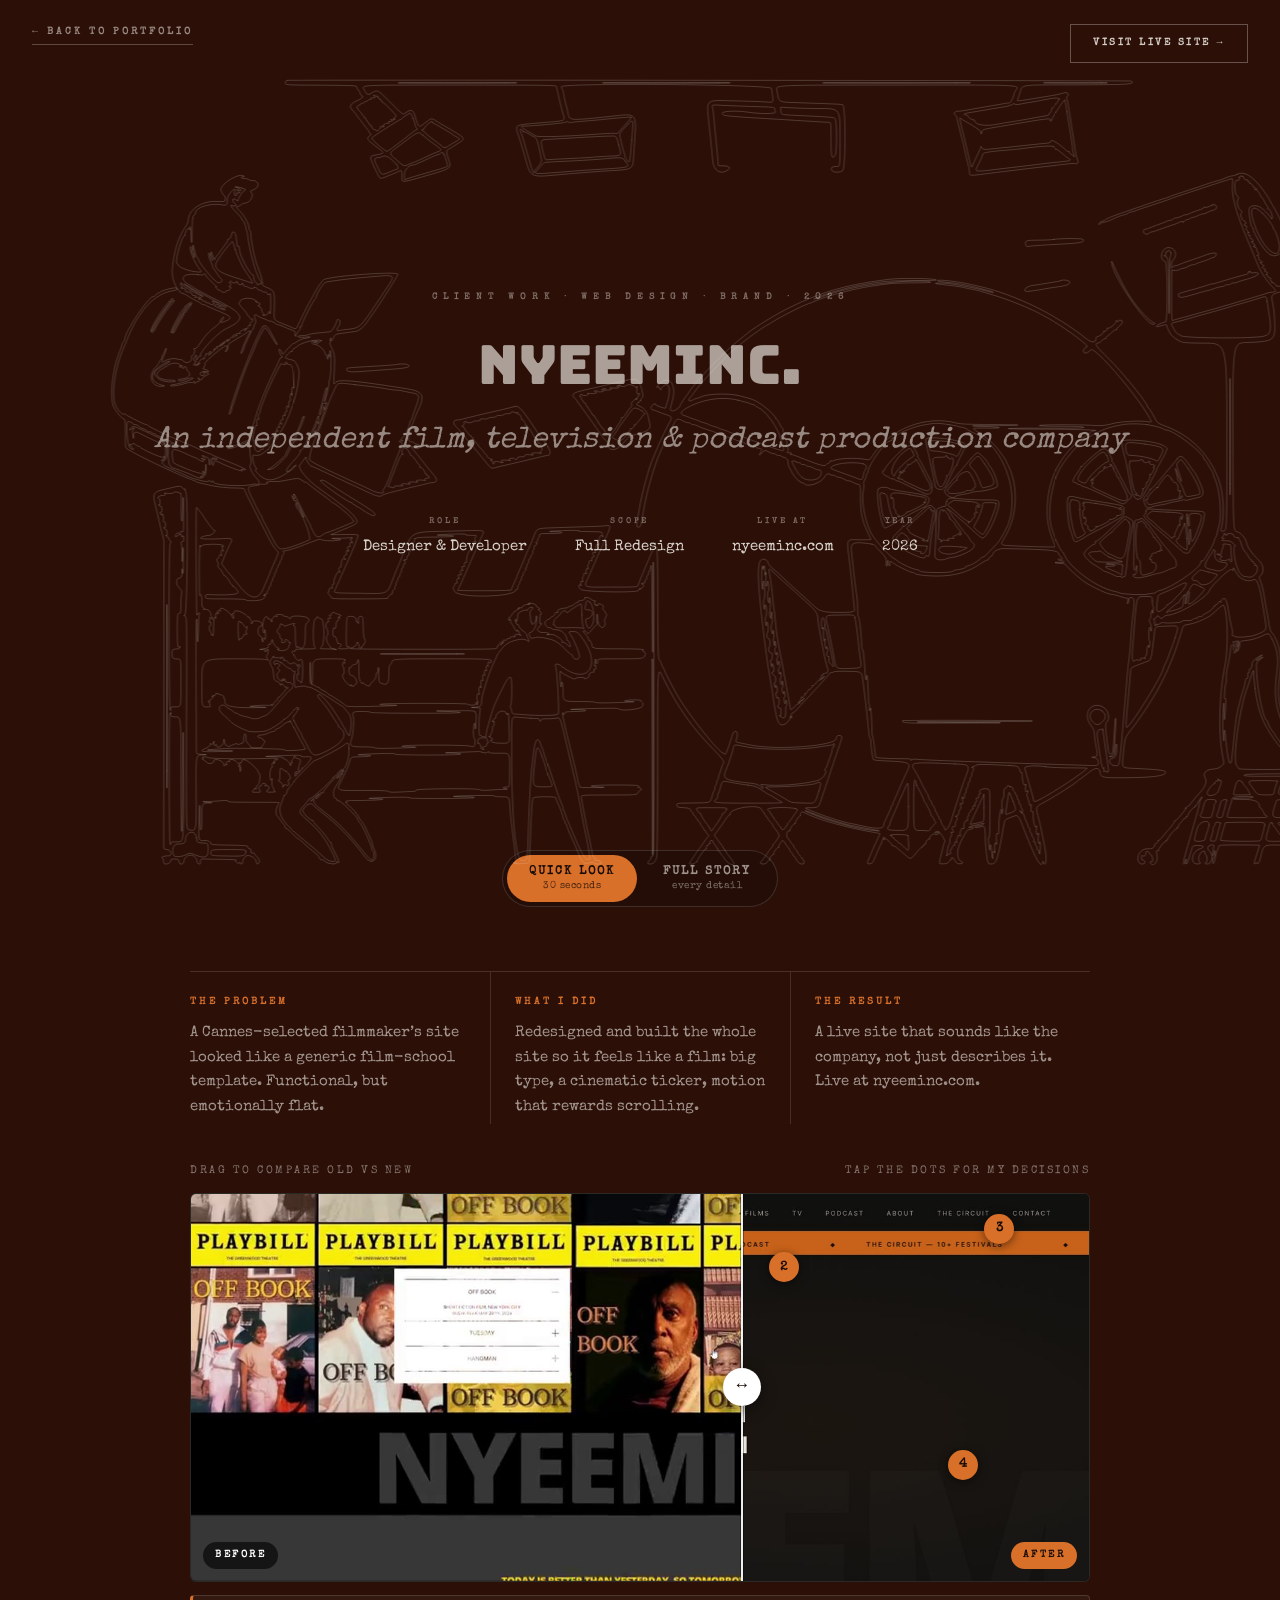
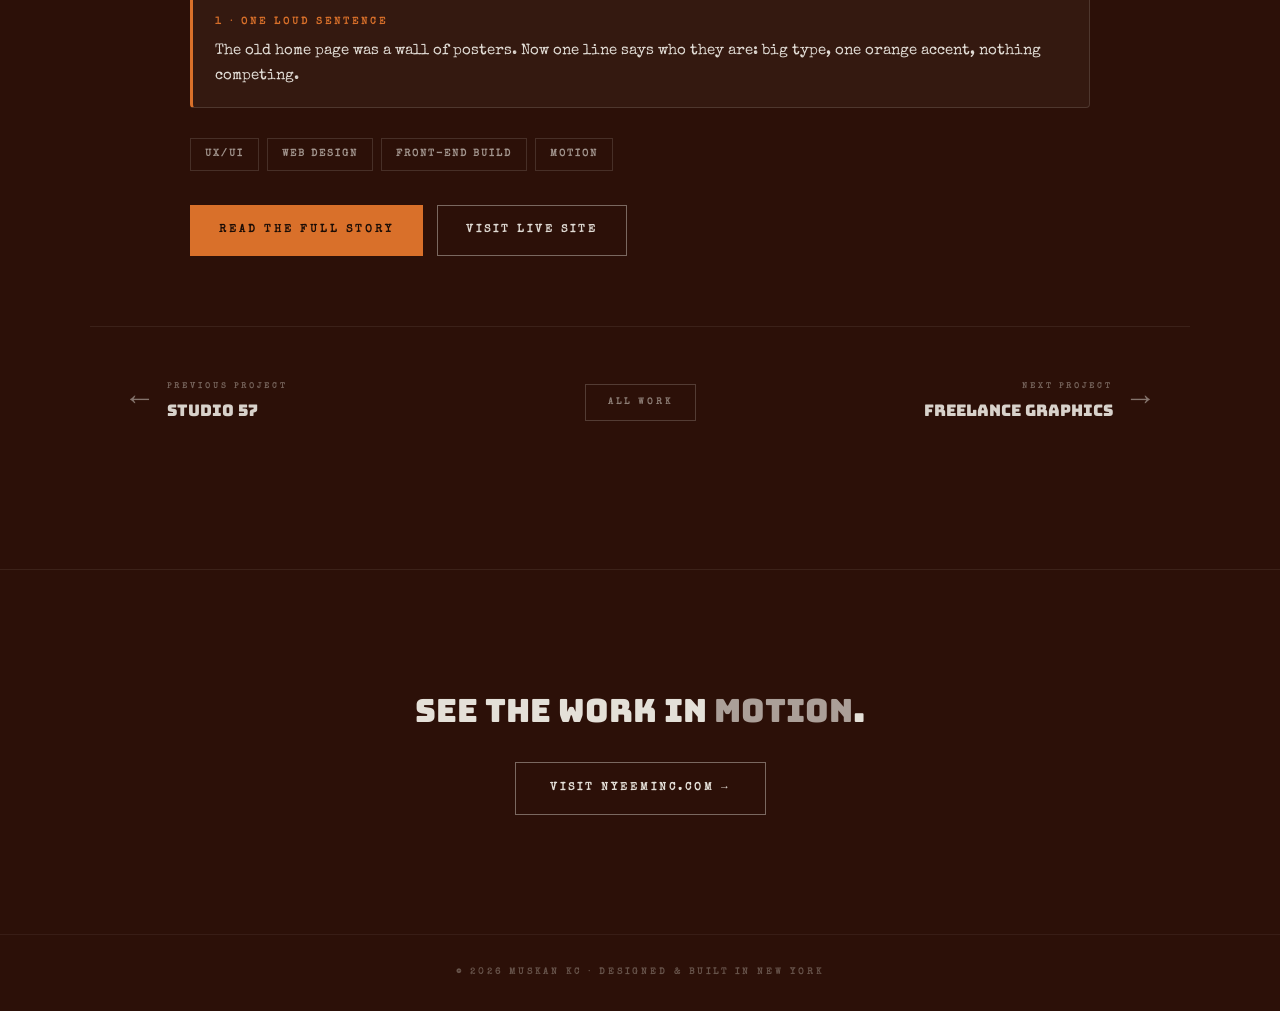
<file: nyeeminc.html>
<!DOCTYPE html>
<html lang="en">
<head>
<meta charset="UTF-8">
<meta name="viewport" content="width=device-width, initial-scale=1.0">
<title>NyeemInc Production Company — Website Redesign | Muskan KC</title>
<meta name="description" content="Full website redesign for NyeemInc, an independent film, television and podcast production company based in New York City. Brand-aligned UX, editorial typography, festival showcase.">
<link rel="canonical" href="https://muskankc.com/nyeeminc.html">

<meta property="og:type" content="article">
<meta property="og:title" content="NyeemInc Production Company — Website Redesign">
<meta property="og:description" content="Full website redesign for NyeemInc — film, television & podcast production. Editorial-first UX, festival showcase.">
<meta property="og:url" content="https://muskankc.com/nyeeminc.html">

<link rel="preconnect" href="https://fonts.googleapis.com">
<link href="https://fonts.googleapis.com/css2?family=Fraunces:ital,opsz,wght@0,9..144,300..900;1,9..144,300..900&display=swap" rel="stylesheet">
<link href="https://api.fontshare.com/v2/css?f[]=cabinet-grotesk@400,500,700,800&display=swap" rel="stylesheet">

<style>
*,*::before,*::after { margin:0; padding:0; box-sizing:border-box }
html { scroll-behavior:smooth }
body {
  background-color: #2C1008;
  color: #f0ede6;
  font-family: 'Cabinet Grotesk', sans-serif;
  font-size: 16px; line-height:1.7;
  overflow-x: hidden;
  min-height: 100vh;
  transition: background-color 1.4s cubic-bezier(.4,0,.2,1);
}
a { color:inherit; text-decoration:none }
em { font-style:italic; color:rgba(240,237,230,.65); font-weight:300 }

/* ─── nav back ─── */
.nav-back {
  position:fixed; top:24px; left:32px; z-index:100;
  font-family:'Cabinet Grotesk',sans-serif;
  font-size:10px; font-weight:700;
  letter-spacing:3px; text-transform:uppercase;
  color:rgba(240,237,230,.55);
  border-bottom:1px solid rgba(240,237,230,.25);
  padding-bottom:3px;
  transition:color .2s, border-color .2s;
}
.nav-back:hover { color:rgba(240,237,230,.95); border-color:rgba(240,237,230,.7) }

.nav-visit {
  position:fixed; top:24px; right:32px; z-index:100;
  font-family:'Cabinet Grotesk',sans-serif;
  font-size:10px; font-weight:700;
  letter-spacing:2.5px; text-transform:uppercase;
  color:rgba(240,237,230,.85);
  border:1.5px solid rgba(240,237,230,.3);
  padding:10px 22px;
  transition:all .2s;
}
.nav-visit:hover { border-color:rgba(240,237,230,.7); background:rgba(240,237,230,.06) }

/* ─── hero ─── */
.hero {
  min-height:90vh;
  display:flex; flex-direction:column;
  align-items:center; justify-content:center;
  padding:120px 40px 80px; text-align:center;
}
.hero-eyebrow {
  font-family:'Cabinet Grotesk',sans-serif;
  font-size:9px; font-weight:700;
  letter-spacing:6px; text-transform:uppercase;
  color:rgba(240,237,230,.42); margin-bottom:26px;
}
.hero-title {
  font-family:'Fraunces',serif;
  font-size:clamp(52px,8vw,120px);
  font-weight:800; font-style:italic;
  color:rgba(240,237,230,.96); line-height:.95;
  letter-spacing:-3px;
  font-variation-settings:'opsz' 120,'WONK' 1;
  margin:0;
}
.hero-sub {
  font-family:'Fraunces',serif;
  font-size:clamp(20px,2.4vw,30px);
  font-weight:300; font-style:italic;
  color:rgba(240,237,230,.55);
  margin-top:18px;
  font-variation-settings:'opsz' 30;
}
.hero-meta {
  margin-top:48px;
  display:flex; gap:48px; flex-wrap:wrap;
  justify-content:center;
}
.hero-meta > div {
  display:flex; flex-direction:column; gap:6px;
}
.hero-meta-l {
  font-family:'Cabinet Grotesk',sans-serif;
  font-size:8px; font-weight:700;
  letter-spacing:3px; text-transform:uppercase;
  color:rgba(240,237,230,.4);
}
.hero-meta-v {
  font-family:'Fraunces',serif;
  font-size:15px; font-weight:500;
  color:rgba(240,237,230,.88);
  font-variation-settings:'opsz' 15;
}

/* ─── section ─── */
section.cs { padding:80px 40px; max-width:860px; margin:0 auto }
.cs-eyebrow {
  font-family:'Cabinet Grotesk',sans-serif;
  font-size:9px; font-weight:700;
  letter-spacing:5px; text-transform:uppercase;
  color:rgba(240,237,230,.4); margin-bottom:14px;
}
.cs-h {
  font-family:'Fraunces',serif;
  font-size:clamp(32px,4.5vw,56px);
  font-weight:800; font-style:italic;
  color:rgba(240,237,230,.92);
  line-height:1.0; letter-spacing:-1.5px;
  margin:0 0 24px;
  font-variation-settings:'opsz' 56,'WONK' 1;
}
.cs-p {
  font-family:'Cabinet Grotesk',sans-serif;
  font-size:16px; line-height:1.78;
  color:rgba(240,237,230,.62);
  margin:0 0 16px;
  max-width:680px;
}
.cs-pull {
  font-family:'Fraunces',serif;
  font-size:clamp(22px,2.6vw,32px);
  font-weight:300; font-style:italic;
  color:rgba(240,237,230,.78);
  line-height:1.4; letter-spacing:-.5px;
  margin:32px 0;
  padding-left:24px;
  border-left:2px solid rgba(240,237,230,.3);
  font-variation-settings:'opsz' 32;
}

/* ─── two column grid ─── */
.tcg {
  display:grid; grid-template-columns:1fr 1fr; gap:50px;
  margin:34px 0;
}
.tcg-card .tcg-l {
  font-family:'Cabinet Grotesk',sans-serif;
  font-size:9px; font-weight:700;
  letter-spacing:3px; text-transform:uppercase;
  color:rgba(240,237,230,.4);
  margin-bottom:12px;
}
.tcg-card .tcg-v {
  font-family:'Fraunces',serif;
  font-size:18px; font-weight:300;
  color:rgba(240,237,230,.85);
  line-height:1.6;
}

/* ─── steps ─── */
.steps { display:flex; flex-direction:column; gap:36px; margin-top:32px }
.step {
  display:grid; grid-template-columns:60px 1fr; gap:24px;
  padding-bottom:32px;
  border-bottom:1px solid rgba(240,237,230,.08);
}
.step:last-child { border-bottom:none }
.step-n {
  font-family:'Fraunces',serif;
  font-size:36px; font-weight:900;
  color:rgba(240,237,230,.16);
  line-height:1;
  font-variation-settings:'opsz' 36;
}
.step-t {
  font-family:'Fraunces',serif;
  font-size:22px; font-weight:700; font-style:italic;
  color:rgba(240,237,230,.9);
  margin:0 0 10px;
  font-variation-settings:'opsz' 22;
}
.step-d {
  font-family:'Cabinet Grotesk',sans-serif;
  font-size:14px; line-height:1.72;
  color:rgba(240,237,230,.55);
}

/* ─── outcome tags ─── */
.tags { display:flex; flex-wrap:wrap; gap:8px; margin-top:24px }
.tag {
  font-family:'Cabinet Grotesk',sans-serif;
  font-size:9px; font-weight:700;
  letter-spacing:2px; text-transform:uppercase;
  border:1px solid rgba(240,237,230,.18);
  padding:6px 14px;
  color:rgba(240,237,230,.6);
}

/* ─── cta ─── */
.cta-section {
  padding:120px 40px;
  text-align:center;
  border-top:1px solid rgba(240,237,230,.08);
  margin-top:60px;
}
.cta-h {
  font-family:'Fraunces',serif;
  font-size:clamp(36px,5vw,68px);
  font-weight:800; font-style:italic;
  color:rgba(240,237,230,.94);
  line-height:1.0; letter-spacing:-2px;
  margin:0 0 30px;
  font-variation-settings:'opsz' 68,'WONK' 1;
}
.cta-btn {
  display:inline-flex; align-items:center; gap:12px;
  font-family:'Cabinet Grotesk',sans-serif;
  font-size:11px; font-weight:700;
  letter-spacing:3px; text-transform:uppercase;
  color:rgba(240,237,230,.95);
  border:1.5px solid rgba(240,237,230,.4);
  padding:16px 34px;
  transition:all .25s;
}
.cta-btn:hover {
  border-color:rgba(240,237,230,.85);
  background:rgba(240,237,230,.08);
}

footer.cs-footer {
  padding:30px 40px;
  text-align:center;
  font-family:'Cabinet Grotesk',sans-serif;
  font-size:9px; font-weight:700;
  letter-spacing:3px; text-transform:uppercase;
  color:rgba(240,237,230,.3);
  border-top:1px solid rgba(240,237,230,.06);
}

@media (max-width:760px) {
  .nav-back { top:18px; left:18px }
  .nav-visit { top:18px; right:18px; padding:8px 16px; font-size:9px }
  .hero { padding:100px 24px 60px }
  section.cs { padding:60px 24px }
  .tcg { grid-template-columns:1fr; gap:30px }
  .hero-meta { gap:28px }
  .step { grid-template-columns:50px 1fr; gap:16px }
}

.project-nav {
  display:grid;
  grid-template-columns:1fr auto 1fr;
  align-items:center;
  gap:32px;
  padding:48px 40px 80px;
  max-width:1100px;
  margin:0 auto;
  border-top:1px solid rgba(240,237,230,.08);
}
.pn-link {
  display:flex; align-items:center; gap:18px;
  text-decoration:none;
  transition:opacity .2s;
}
.pn-prev { justify-content:flex-start }
.pn-next { justify-content:flex-end }
.pn-link:hover { opacity:.7 }
.pn-link:hover .pn-arrow { transform:translateX(0) }
.pn-prev:hover .pn-arrow { transform:translateX(-6px) }
.pn-next:hover .pn-arrow { transform:translateX(6px) }
.pn-arrow {
  font-family:'Fraunces',serif;
  font-size:32px; font-weight:200;
  color:rgba(240,237,230,.45);
  transition:transform .25s cubic-bezier(.22,.61,.36,1);
  font-variation-settings:'opsz' 32;
}
.pn-link > span:not(.pn-arrow) {
  display:flex; flex-direction:column; gap:4px;
}
.pn-prev > span:not(.pn-arrow) { text-align:left }
.pn-next > span:not(.pn-arrow) { text-align:right }
.pn-l {
  font-family:'Cabinet Grotesk',sans-serif;
  font-size:8px; font-weight:700;
  letter-spacing:3px; text-transform:uppercase;
  color:rgba(240,237,230,.38);
}
.pn-n {
  font-family:'Fraunces',serif;
  font-size:16px; font-weight:500;
  font-style:italic;
  color:rgba(240,237,230,.88);
  font-variation-settings:'opsz' 16;
}
.pn-home {
  font-family:'Cabinet Grotesk',sans-serif;
  font-size:9px; font-weight:700;
  letter-spacing:3px; text-transform:uppercase;
  color:rgba(240,237,230,.5);
  text-decoration:none;
  border:1px solid rgba(240,237,230,.2);
  padding:10px 22px;
  transition:all .2s;
  white-space:nowrap;
}
.pn-home:hover {
  color:rgba(240,237,230,.95);
  border-color:rgba(240,237,230,.55);
  background:rgba(240,237,230,.04);
}
.pn-empty { width:1px; height:1px }
@media (max-width:760px) {
  .project-nav {
    grid-template-columns:1fr;
    gap:18px; padding:40px 24px 60px;
    text-align:center;
  }
  .pn-link { justify-content:center }
  .pn-home { order:3 }
}


/* ═══ Cinema illustration — hero title animation (namaste style) ═══ */
.hero { position: relative; }
.hero-figure {
  position: fixed;
  top: 50%; left: 50%;
  transform: translate(-50%, -50%);
  height: 92vh;
  max-height: 92vh;
  width: auto;
  max-width: 94vw;
  z-index: 0;
  pointer-events: none;
  opacity: 0;
}
.hero-figure.in { opacity: 1; }
#cn-svg { width: auto; height: 100%; display: block; overflow: visible; }
#cn-svg path {
  fill: none;
  stroke: rgba(240,237,230,.85);
  stroke-width: 2.5;
  stroke-linecap: round;
  stroke-linejoin: round;
}
/* hero text staged — hidden until figure draws */
.hero-eyebrow, .hero-title, .hero-sub, .hero-meta {
  position: relative; z-index: 2;
  opacity: 0;
  transform: translateY(18px);
  transition: opacity 1s ease, transform 1.1s cubic-bezier(.22,1,.36,1);
}
.hero.reveal .hero-eyebrow { opacity: 1; transform: translateY(0); transition-delay: .1s; }
.hero.reveal .hero-title   { opacity: 1; transform: translateY(0); transition-delay: .25s; }
.hero.reveal .hero-sub     { opacity: 1; transform: translateY(0); transition-delay: .4s; }
.hero.reveal .hero-meta    { opacity: 1; transform: translateY(0); transition-delay: .55s; }


/* ═══ Blended video (melts into bg) ═══ */
.blend-video {
  margin: 10px auto 0; max-width: 860px; position: relative;
  opacity: 0; transform: translateY(30px);
  transition: opacity 1.1s cubic-bezier(.22,1,.36,1), transform 1.1s cubic-bezier(.22,1,.36,1);
}
.blend-video.in { opacity: 1; transform: translateY(0); }
.bv-label { text-align: center; margin-bottom: 26px; display: flex; flex-direction: column; gap: 7px; }
.bv-name { font-family: 'Fraunces', serif; font-style: italic; font-size: 24px; color: rgba(240,237,230,.92); }
.bv-sub { font-family: 'Cabinet Grotesk', sans-serif; font-size: 10px; font-weight: 700; letter-spacing: 2.5px; text-transform: uppercase; color: rgba(240,237,230,.5); }
.bv-stage { position: relative; border-radius: 14px; overflow: hidden; }
.bv-stage::before { content: ''; position: absolute; inset: -8%; background: radial-gradient(ellipse at center, rgba(220,140,60,.22), transparent 70%); filter: blur(40px); z-index: -1; }
.bv-media {
  width: 100%; height: auto; display: block;
  -webkit-mask-image: radial-gradient(ellipse 92% 88% at 50% 50%, #000 60%, transparent 100%);
          mask-image: radial-gradient(ellipse 92% 88% at 50% 50%, #000 60%, transparent 100%);
}
.bv-stage::after {
  content: ''; position: absolute; inset: 0; pointer-events: none;
  background:
    linear-gradient(to bottom, #2C1008 0%, transparent 14%, transparent 86%, #2C1008 100%),
    linear-gradient(to right,  #2C1008 0%, transparent 10%, transparent 90%, #2C1008 100%);
  opacity: .9;
}

/* ═══ Before & After grid ═══ */
.ba-grid { display: grid; grid-template-columns: 1fr auto 1fr; gap: 36px; margin-top: 40px; align-items: start; }
.ba-label { display: inline-block; font-family: 'Cabinet Grotesk', sans-serif; font-size: 10px; font-weight: 700; letter-spacing: 3px; text-transform: uppercase; padding: 6px 14px; border-radius: 100px; margin-bottom: 18px; }
.ba-before { background: rgba(220,170,60,.14); color: rgba(240,237,230,.85); border: 1px solid rgba(220,170,60,.35); }
.ba-after  { background: rgba(200,120,70,.18); color: rgba(240,237,230,.95); border: 1px solid rgba(200,120,70,.45); }
.ba-list { list-style: none; padding: 0; margin: 0; }
.ba-list li { position: relative; padding: 10px 0 10px 22px; font-size: 14px; line-height: 1.55; color: rgba(240,237,230,.78); border-bottom: 1px solid rgba(240,237,230,.08); }
.ba-list li:last-child { border-bottom: none; }
.ba-list li::before { content: ''; position: absolute; left: 0; top: 18px; width: 10px; height: 1px; background: rgba(240,237,230,.4); }
.ba-list li em { color: rgba(240,237,230,.55); font-style: italic; }
.ba-divider { width: 1px; background: linear-gradient(to bottom, transparent, rgba(240,237,230,.18), transparent); align-self: stretch; }

/* ═══ What changed: from → to ═══ */
.changed-grid { margin-top: 48px; display: flex; flex-direction: column; gap: 14px; }
.changed-item { display: grid; grid-template-columns: 1fr auto 1fr; align-items: center; gap: 20px; padding: 20px 26px; background: rgba(240,237,230,.04); border: 1px solid rgba(240,237,230,.1); border-radius: 12px; transition: border-color .3s ease, background .3s ease; }
.changed-item:hover { border-color: rgba(240,237,230,.22); background: rgba(240,237,230,.06); }
.changed-from { font-family: 'Cabinet Grotesk', sans-serif; font-size: 14px; color: rgba(240,237,230,.5); text-align: right; }
.changed-arrow { font-family: 'Fraunces', serif; font-size: 20px; color: rgba(220,150,80,.9); }
.changed-to { font-family: 'Cabinet Grotesk', sans-serif; font-size: 14px; font-weight: 600; color: rgba(240,237,230,.92); text-align: left; }

@media (max-width: 768px) {
  .blend-video { max-width: 94vw; }
  .bv-name { font-size: 19px; }
  .ba-grid { grid-template-columns: 1fr; gap: 24px; }
  .ba-divider { display: none; }
  .changed-item { grid-template-columns: 1fr; gap: 8px; text-align: center; padding: 18px; }
  .changed-from, .changed-to { text-align: center; }
  .changed-arrow { transform: rotate(90deg); }
}


/* ═══ Mobile: comprehensive responsive layout ═══ */
@media (max-width: 820px) {
  .hero-figure { height: 70vh; max-height: 70vh; max-width: 130vw; width: 130vw; opacity: .85; }
  .hero { min-height: 85vh; padding: 100px 22px 60px; }
  .hero-title { font-size: clamp(32px, 11vw, 56px) !important; line-height: 1; }
  .hero-eyebrow { font-size: 10px; letter-spacing: 2px; }
  .hero-sub { font-size: clamp(14px, 3.5vw, 17px); padding: 0 12px; }
  .hero-meta { flex-wrap: wrap; gap: 18px 24px; justify-content: center; }
  section.cs { padding: 56px 22px; }
  .cs-h { font-size: clamp(26px, 7vw, 42px); line-height: 1.1; }
  .cs-p { font-size: 15px; }
  .blend-video { max-width: 96vw; margin-top: 30px; }
  .bv-name { font-size: 17px; }
  .bv-label { gap: 5px; margin-bottom: 18px; }
  .ba-grid { grid-template-columns: 1fr; gap: 24px; }
  .ba-divider { display: none; }
  .ba-list li { font-size: 13.5px; }
  .changed-grid { gap: 10px; margin-top: 30px; }
  .changed-item { grid-template-columns: 1fr; gap: 8px; text-align: center; padding: 16px; }
  .changed-from, .changed-to { text-align: center; font-size: 13px; }
  .changed-arrow { transform: rotate(90deg); }
  .tcg { grid-template-columns: 1fr; gap: 24px; }
  .step { grid-template-columns: 44px 1fr; gap: 14px; padding: 18px; }
  .step-n { font-size: 22px; }
  .nav-back, .nav-visit {
    font-size: 9px; padding: 8px 13px; letter-spacing: 1.5px;
  }
  .nav-back { top: 14px; left: 14px; }
  .nav-visit { top: 14px; right: 14px; }
  .project-nav {
    grid-template-columns: 1fr; gap: 18px;
    padding: 40px 24px 60px; text-align: center;
  }
  .pn-link { justify-content: center; font-size: 13px; }
  .pn-home { order: 3; }
}
@media (max-width: 480px) {
  .hero-figure { width: 150vw; max-width: 150vw; height: 60vh; max-height: 60vh; }
  .hero-title { font-size: clamp(28px, 12vw, 44px) !important; }
  .hero { padding: 90px 18px 50px; min-height: 80vh; }
  section.cs { padding: 44px 18px; }
  .cs-h { font-size: clamp(22px, 8vw, 32px); }
  .nav-back, .nav-visit { font-size: 8px; padding: 7px 11px; }
}


/* ═══ case-motion — shared smooth reveal (same feel as the Studio 57 developer case study) ═══ */
html{scroll-behavior:auto !important}
@keyframes cm-in{from{opacity:0;transform:translate3d(0,18px,0)}}
.hero>*{animation:cm-in 1s cubic-bezier(.22,.61,.36,1) both;animation-delay:calc(var(--i,0) * 110ms + 100ms)}
.cm-rv{opacity:0;transform:translate3d(0,28px,0);transition:opacity .95s cubic-bezier(.22,.61,.36,1),transform 1.05s cubic-bezier(.22,.61,.36,1);transition-delay:calc(var(--i,0) * 90ms);will-change:opacity,transform}
.cm-rv.cm-in{opacity:1;transform:none}
@media (prefers-reduced-motion:reduce){.cm-rv{opacity:1;transform:none;transition:none}.hero>*{animation:none}}
</style>
<link href="https://fonts.googleapis.com/css2?family=Bungee&family=Special+Elite&display=swap" rel="stylesheet"><style id="case-fonts">
/* ═══ case-fonts — same type as the home screen: Bungee headlines, Special Elite text ═══ */
body,body *{font-family:'Special Elite',monospace !important}
h1,h2,h3,h4,.cs-h,.hero-title,.cta-h,.cs-pull,.bs-n,.num,.pname,.cs-num,.fc-title,.step-t,.pn-n{font-family:'Bungee',cursive !important;font-style:normal !important;font-weight:400 !important;letter-spacing:0 !important;overflow-wrap:break-word}
h1 *,h2 *,h3 *,h4 *,.hero-title *,.cs-h *,.cta-h *,.cs-pull *{font-family:'Bungee',cursive !important;font-style:normal !important;font-weight:400 !important;letter-spacing:0 !important}
h1,.hero-title{font-size:clamp(26px,4.4vw,54px) !important;line-height:1.22 !important}
h2,.cs-h,.step h2{font-size:clamp(19px,2.3vw,30px) !important;line-height:1.3 !important}
h3,.cta-h,.cs-outro h3{font-size:clamp(18px,2.6vw,32px) !important;line-height:1.3 !important}
h4,.step-t,.pname{font-size:clamp(14px,1.5vw,18px) !important;line-height:1.35 !important}
.cs-pull{font-size:clamp(17px,2vw,26px) !important;line-height:1.45 !important}
.bs-n{font-size:clamp(44px,7vw,100px) !important}
.num{font-size:clamp(20px,2.4vw,30px) !important}
@media (max-width:600px){
  h1,.hero-title{font-size:clamp(22px,7vw,32px) !important}
  h2,.cs-h,.step h2{font-size:clamp(17px,5vw,23px) !important}
  h3,.cta-h,.cs-outro h3{font-size:clamp(17px,5.4vw,24px) !important}
  .cs-pull{font-size:clamp(15px,4.4vw,19px) !important}
  .bs-n{font-size:clamp(38px,12vw,60px) !important}
  .num{font-size:clamp(18px,5.6vw,24px) !important}
  p,li,td,th,figcaption{font-size:max(12.5px,1em)}
  .nav-back,.nav-visit{position:absolute !important;background:rgba(0,0,0,.6) !important;-webkit-backdrop-filter:blur(8px);backdrop-filter:blur(8px)}
}
</style><link rel="stylesheet" href="quicklook.css">
</head>
<body>

<a href="/" class="nav-back">&larr; Back to portfolio</a>
<a href="https://nyeeminc.com/" target="_blank" class="nav-visit">Visit Live Site &#8594;</a>

<!-- ─── hero ─── -->
<section class="hero">
  <div class="hero-figure" id="heroFigure">
    <svg id="cn-svg" viewBox="0 0 1480.000000 912.000000" xmlns="http://www.w3.org/2000/svg" preserveAspectRatio="xMidYMid meet">
  <g id="cn-g" transform="translate(0.000000,912.000000) scale(0.100000,-0.100000)">
      <path d="M2743 8632 c-17 -3 -23 -10 -23 -28 0 -24 0 -24 393 -26 392 -3 392 -3 395 -25 2 -13 7 -23 12 -23 5 0 14 -16 21 -35 7 -19 17 -35 21 -35 21 0 4 -27 -24 -39 -107 -47 -124 -74 -77 -120 14 -14 36 -42 49 -61 13 -19 27 -37 30 -40 3 -3 17 -21 30 -40 14 -19 35 -46 47 -60 13 -14 26 -33 29 -42 3 -10 10 -18 15 -18 6 0 -2 -11 -17 -24 -33 -28 -24 -39 99 -132 74 -56 74 -56 -50 -79 -24 -5 -33 -12 -33 -26 0 -32 94 -228 109 -229 13 0 166 61 204 81 26 14 31 6 30 -49 -2 -80 -8 -80 213 -17 348 100 335 91 299 206 -20 65 -23 84 -13 91 7 5 50 31 95 59 119 74 124 63 -92 189 -49 29 -107 63 -127 76 -49 32 -49 32 -122 -25 -71 -55 -64 -61 -112 92 -19 59 -48 62 -115 10 -13 -11 -35 7 -149 122 -146 148 -143 146 -206 109 -50 -29 -54 -27 -91 44 -22 42 -22 42 1048 42 847 0 1070 -3 1073 -12 2 -7 13 -56 25 -108 24 -106 38 -160 52 -206 21 -71 32 -67 -234 -89 -315 -26 -301 -18 -258 -144 10 -31 33 -105 51 -166 93 -322 40 -293 470 -256 124 11 304 25 400 32 378 25 332 -6 351 241 30 419 47 396 -256 363 -441 -47 -456 -47 -468 20 -3 17 -10 48 -16 70 -28 110 -33 133 -38 168 -3 20 -9 40 -14 43 -5 3 -9 14 -9 25 0 45 2307 26 2314 -18 25 -171 31 -156 -63 -149 -47 3 -211 9 -365 12 -309 7 -290 28 -257 -281 16 -147 32 -305 39 -386 10 -105 91 -151 167 -95 34 25 12 46 -50 46 -30 0 -55 1 -56 3 0 1 -4 49 -9 107 -6 58 -14 148 -19 200 -6 52 -15 145 -20 205 -6 61 -13 121 -17 134 -7 24 -7 24 112 17 65 -3 221 -9 347 -13 215 -6 227 -7 227 -25 0 -11 4 -27 9 -36 10 -20 -177 -21 -295 -2 -127 21 -296 13 -292 -12 4 -29 4 -29 658 -68 80 -5 226 -14 325 -20 99 -6 188 -11 198 -11 16 0 17 -16 17 -185 0 -195 9 -230 46 -179 20 28 20 373 0 401 -15 20 -11 20 -443 40 -151 7 -151 7 -155 48 -3 23 -4 41 -4 41 1 1 55 -2 121 -6 66 -4 213 -8 328 -8 207 -1 207 -1 207 -321 0 -321 0 -321 -40 -318 -49 2 -66 -11 -51 -41 14 -26 85 -29 119 -5 35 24 35 721 0 728 -22 5 -104 8 -509 22 -208 8 -190 -4 -216 142 -10 52 -10 52 1317 52 1450 0 1358 5 1310 -65 -3 -5 -13 -30 -20 -55 -13 -44 -36 -81 -49 -78 -3 1 -22 -1 -41 -4 -19 -4 -91 -16 -160 -28 -69 -12 -174 -30 -233 -41 -59 -11 -120 -19 -135 -17 -30 3 -44 -28 -21 -46 8 -6 15 -16 15 -21 4 -25 47 -205 59 -245 8 -25 16 -61 20 -80 11 -57 47 -214 53 -230 3 -8 6 -31 7 -50 0 -42 -9 -41 185 -17 129 17 282 35 640 78 91 10 202 24 248 29 45 6 87 8 93 5 23 -15 40 16 24 44 -8 14 -21 73 -29 131 -8 58 -24 161 -35 230 -10 69 -24 159 -31 200 -6 41 -15 87 -20 102 -5 16 -4 30 1 34 38 23 -9 56 -49 34 -9 -5 -73 -19 -142 -30 -377 -63 -363 -61 -355 -41 4 9 13 36 22 61 37 112 -38 100 627 102 607 3 642 5 605 42 -6 6 -9257 13 -9296 8z m2405 -29 c-289 -2 -766 -2 -1060 0 -293 1 -56 2 527 2 583 0 823 -1 533 -2z m2340 0 c-311 -2 -824 -2 -1140 0 -315 1 -60 2 567 2 627 0 885 -1 573 -2z m2624 0 c-365 -2 -959 -2 -1320 0 -361 1 -63 2 663 2 726 0 1022 -1 657 -2z m1595 0 c-159 -2 -415 -2 -570 0 -155 1 -25 2 288 2 314 0 440 -1 282 -2z m-7973 -146 c3 3 6 -1 6 -11 0 -9 5 -14 10 -11 6 3 10 -1 10 -10 0 -9 5 -13 10 -10 6 3 10 -2 10 -11 0 -10 3 -15 6 -11 7 7 154 -139 154 -153 0 -6 -7 -13 -15 -16 -8 -4 -15 -10 -15 -16 0 -5 5 -6 12 -2 6 4 8 3 5 -4 -4 -5 -17 -8 -30 -5 -18 4 -19 3 -7 -6 12 -9 9 -11 -15 -11 -23 0 -27 -3 -15 -10 15 -10 3 -15 -23 -11 -4 1 -18 -5 -30 -14 -14 -10 -17 -15 -7 -15 13 0 13 -1 0 -10 -9 -6 -17 -5 -22 3 -7 12 -9 10 -12 -14 -1 -16 -46 -45 -46 -30 0 6 -9 11 -20 11 -11 0 -20 7 -20 15 0 8 -5 15 -11 15 -5 0 -7 5 -4 10 3 6 -1 10 -9 10 -9 0 -16 7 -16 15 0 8 -4 15 -10 15 -5 0 -10 7 -10 15 0 8 -5 15 -11 15 -5 0 -7 5 -4 10 3 6 -1 10 -10 10 -9 0 -13 5 -10 10 3 6 -1 13 -9 16 -9 3 -16 11 -16 18 0 6 -9 18 -20 26 -11 8 -20 20 -20 27 0 7 -5 13 -11 13 -6 0 -4 7 5 15 8 8 19 15 25 15 6 0 11 5 11 10 0 6 9 10 20 10 11 0 20 5 20 10 0 6 9 10 20 10 11 0 20 5 20 10 0 6 9 10 21 10 12 0 17 4 14 11 -4 6 -1 10 6 8 35 -4 42 0 28 18 -13 15 -12 15 7 5 12 -6 24 -8 28 -5z m7506 -27 c10 -6 11 -10 3 -10 -7 0 -13 -6 -13 -14 0 -8 -3 -16 -7 -18 -5 -1 -16 -16 -25 -33 -10 -16 -22 -29 -28 -27 -5 1 -9 -1 -8 -5 4 -14 -13 -53 -23 -53 -5 0 -9 -6 -9 -13 0 -8 -6 -14 -13 -14 -7 0 -55 -7 -107 -17 -208 -38 -258 -46 -325 -56 -38 -6 -92 -15 -120 -21 -138 -28 -255 -8 -255 43 0 5 -4 7 -8 4 -11 -6 -64 29 -61 40 2 5 -10 12 -27 15 -37 7 -20 15 66 29 36 6 92 15 125 21 33 5 83 14 110 19 28 4 81 13 118 19 38 6 78 18 90 26 14 10 24 11 33 4 8 -6 27 -6 55 0 24 6 76 15 114 21 39 6 90 15 115 20 157 31 179 33 200 20z m89 -145 c52 -323 61 -379 61 -409 0 -17 7 -43 14 -58 8 -16 11 -28 5 -28 -5 0 -9 3 -9 8 0 4 -10 12 -22 17 -13 6 -22 17 -20 24 1 7 -2 10 -6 7 -5 -3 -20 4 -34 17 -96 88 -168 128 -168 94 0 -12 -17 -17 -77 -21 -43 -4 -114 -11 -158 -16 -44 -5 -125 -14 -180 -20 -55 -5 -144 -14 -197 -20 -133 -14 -137 -13 -148 13 -5 12 -9 16 -9 8 -1 -8 -19 -51 -40 -95 -22 -45 -45 -94 -52 -111 -13 -34 -13 -35 -40 85 -22 101 -37 164 -68 287 -30 119 -38 168 -23 148 4 -5 18 -16 31 -23 13 -8 39 -23 58 -33 55 -31 130 -83 132 -91 0 -5 1 -13 1 -20 0 -17 11 -3 14 19 3 22 18 26 171 52 66 11 172 29 235 40 321 55 362 59 345 31 -3 -5 -1 -10 4 -10 6 0 11 7 11 15 0 16 139 230 145 223 1 -1 12 -61 24 -133z m-7201 -73 c12 -32 22 -65 22 -74 0 -9 7 -24 16 -32 9 -10 11 -16 4 -16 -6 0 -35 -19 -64 -42 -29 -24 -68 -54 -86 -68 -18 -14 -64 -49 -102 -77 -38 -29 -73 -53 -78 -53 -24 0 -179 135 -169 147 15 17 304 203 317 203 5 0 12 3 14 8 5 11 81 62 93 62 6 0 20 -26 33 -58z m2402 10 c0 -4 -31 -42 -70 -83 -38 -41 -72 -79 -74 -85 -2 -6 -15 -9 -29 -7 -13 3 -98 -1 -188 -7 -383 -28 -665 -36 -692 -20 -14 8 -55 32 -91 53 -64 37 -84 59 -48 55 37 -5 442 31 457 40 15 9 45 10 51 0 3 -4 10 -5 16 -2 6 4 65 10 132 15 66 5 186 15 266 24 80 8 168 17 195 18 28 2 56 4 63 5 6 1 12 -2 12 -6z m5 -250 c-22 -270 -20 -262 -55 -215 -16 21 -26 42 -23 46 3 5 0 19 -5 30 -6 12 -19 56 -27 97 -9 41 -19 85 -22 96 -4 17 12 40 69 99 88 93 84 102 63 -153z m-2195 198 c0 -5 4 -10 9 -10 8 0 211 -119 221 -130 3 -3 22 -14 42 -25 37 -19 37 -19 -25 -53 -34 -19 -69 -40 -78 -48 -9 -8 -19 -11 -22 -7 -4 3 -7 1 -7 -6 0 -8 -15 -1 -34 15 -19 16 -68 54 -110 84 -41 30 -75 60 -76 67 0 6 -9 13 -20 15 -12 2 -20 8 -18 13 1 6 8 9 15 7 7 -2 12 2 11 8 -3 10 70 79 85 80 4 0 7 -4 7 -10z m1000 -101 c0 -6 4 -8 9 -5 4 3 29 -8 55 -24 26 -17 50 -30 55 -30 22 0 40 -45 60 -143 12 -60 22 -112 23 -115 4 -13 -30 -67 -56 -91 -14 -14 -26 -31 -26 -40 0 -9 -3 -11 -8 -5 -8 8 -22 52 -88 284 -14 52 -30 104 -34 115 -28 69 -30 86 -10 75 11 -6 20 -15 20 -21z m-1107 -41 c23 -18 44 -36 47 -39 3 -3 40 -32 83 -63 92 -69 89 -59 20 -87 -32 -12 -98 -42 -147 -66 -49 -24 -94 -43 -100 -44 -6 0 -33 -11 -61 -24 -49 -23 -49 -23 -127 47 -96 87 -105 63 75 196 173 128 156 122 210 80z m2160 -110 c30 -127 43 -114 -122 -122 -76 -4 -149 -9 -161 -11 -11 -2 -132 -9 -267 -15 -136 -6 -250 -13 -253 -15 -8 -5 -37 98 -49 172 -8 51 -8 51 118 57 69 4 171 9 226 13 180 11 359 20 421 21 62 2 62 2 87 -100z m4785 -14 c12 -4 22 -13 22 -20 0 -8 4 -13 9 -11 7 2 69 -45 105 -79 6 -6 22 -16 35 -23 37 -20 14 -28 -119 -40 -69 -6 -172 -18 -230 -26 -58 -7 -150 -19 -205 -25 -55 -6 -131 -15 -170 -20 -315 -39 -313 -39 -285 19 11 22 29 59 40 82 11 22 20 47 20 54 0 21 73 33 295 50 44 3 130 13 190 21 164 21 258 27 293 18z m-6710 -86 c12 -25 43 -130 39 -133 -9 -8 -117 -41 -332 -102 -71 -20 -133 -41 -137 -47 -4 -6 -8 17 -8 51 0 61 48 113 105 113 7 0 63 24 126 54 63 30 126 58 142 61 15 4 30 11 33 16 9 15 20 10 32 -13z m-525 -111 c26 -29 24 -57 -4 -57 -5 0 -28 -9 -52 -19 -101 -46 -109 -45 -136 14 -7 17 -22 47 -33 68 -24 47 -18 67 21 67 16 0 41 7 57 15 30 15 77 -12 147 -88z m2521 35 c51 -74 75 -67 -309 -92 -93 -5 -249 -17 -345 -25 -362 -29 -358 -30 -312 21 9 10 28 33 43 49 31 37 11 34 257 45 177 8 378 21 512 34 117 10 126 8 154 -32z"/>
      <path d="M13200 7595 c-14 -8 -35 -14 -46 -15 -19 0 -60 -14 -119 -40 -11 -5 -31 -11 -45 -14 -27 -5 -133 -39 -190 -61 -19 -7 -96 -32 -170 -56 -74 -23 -146 -48 -160 -54 -14 -7 -50 -20 -80 -28 -30 -9 -120 -39 -200 -67 -80 -28 -176 -62 -215 -75 -130 -43 -207 -74 -225 -90 -9 -8 -23 -15 -31 -15 -17 0 -39 -19 -39 -34 0 -5 8 -2 18 7 10 10 29 17 42 17 13 0 48 12 79 26 83 39 92 42 138 54 23 6 45 15 48 20 3 6 14 10 24 10 10 0 40 9 67 19 27 11 121 42 208 71 87 28 166 56 175 60 9 5 72 27 141 49 69 22 214 70 323 106 110 36 203 65 207 65 4 0 5 -30 2 -66 -10 -130 37 -305 165 -609 47 -110 89 -213 95 -229 39 -104 105 -211 175 -283 57 -57 57 -58 -17 -67 -14 -2 -32 -6 -40 -9 -38 -14 -99 -32 -275 -84 -251 -74 -276 -81 -375 -108 -47 -13 -119 -33 -160 -45 -41 -12 -107 -30 -147 -40 -40 -10 -77 -21 -83 -25 -7 -4 -10 84 -9 282 0 158 3 283 5 278 5 -12 82 -7 90 6 3 5 14 9 25 9 10 0 28 5 39 10 11 6 29 15 40 20 11 6 28 10 38 10 10 0 22 4 28 8 5 5 29 14 54 21 47 14 83 27 112 42 10 5 23 9 30 9 15 0 40 35 31 44 -13 13 -69 3 -138 -25 -11 -4 -40 -15 -65 -23 -121 -41 -211 -74 -217 -79 -3 -4 -17 -7 -29 -7 -13 0 -28 -8 -33 -17 -8 -15 -10 -10 -11 21 0 26 7 47 20 61 52 56 21 135 -53 135 -78 0 -109 -134 -36 -153 26 -7 29 -667 4 -667 -25 0 -93 -31 -98 -45 -4 -10 3 -10 40 1 58 18 73 18 73 0 0 -19 42 -99 57 -109 7 -4 19 -14 27 -22 8 -8 19 -15 25 -15 6 0 11 -4 11 -10 0 -5 8 -10 18 -10 10 0 23 -5 29 -11 7 -7 94 -11 252 -12 241 -2 241 -2 241 -1033 0 -1032 0 -1032 -35 -1036 -28 -3 -34 -1 -30 12 46 155 31 417 -34 578 -110 272 -312 469 -584 567 -52 19 -81 35 -90 50 -59 108 -81 145 -88 145 -5 0 -9 5 -9 10 0 44 -285 394 -453 557 -124 120 -143 153 -84 153 3 0 18 11 32 26 14 14 30 22 35 19 6 -4 9 -1 8 5 -2 7 5 17 15 23 11 7 34 27 53 45 20 20 38 30 45 26 7 -4 9 -3 6 3 -4 6 9 23 28 37 42 32 47 66 10 66 -14 0 -25 -6 -25 -12 0 -9 -4 -8 -10 2 -8 12 -10 12 -10 -5 -1 -24 -86 -90 -94 -72 -2 7 -5 2 -5 -10 -1 -21 -12 -28 -36 -23 -5 1 -7 -2 -3 -6 10 -10 -43 -54 -64 -54 -10 0 -18 -8 -18 -17 -1 -57 -48 -57 -118 0 -314 253 -771 477 -1154 566 -27 6 -67 15 -90 21 -156 37 -406 64 -384 43 4 -5 44 -11 89 -15 111 -9 247 -32 342 -58 22 -6 56 -15 75 -20 60 -14 112 -31 108 -35 -2 -2 -37 5 -78 16 -82 22 -114 29 -235 52 -153 29 -213 37 -281 36 -79 -2 -65 -5 136 -29 52 -6 111 -15 130 -20 19 -5 62 -14 95 -20 33 -6 74 -16 90 -21 17 -5 77 -23 135 -40 177 -52 424 -152 545 -221 11 -6 45 -25 75 -41 142 -78 420 -279 420 -304 0 -9 -3 -13 -7 -10 -7 7 -32 -22 -33 -38 0 -41 40 -37 80 8 40 46 509 -495 651 -754 26 -45 26 -45 -30 -36 -76 12 -292 1 -366 -19 -94 -25 -142 -30 -250 -22 -137 9 -545 8 -570 -2 -11 -5 92 -9 238 -9 181 -1 256 -4 252 -12 -5 -7 -86 -10 -249 -9 -380 2 -590 0 -584 -5 3 -3 192 -6 419 -6 331 0 635 -11 522 -18 -12 0 -23 -4 -25 -9 -1 -4 -32 -27 -68 -51 -251 -167 -403 -443 -417 -754 -8 -163 8 -258 66 -405 12 -29 21 -55 21 -58 0 -6 -310 2 -496 12 -112 7 -112 7 -63 87 126 207 154 483 74 718 -18 54 -75 169 -93 187 -6 8 -25 32 -41 56 -45 65 -152 158 -239 208 -70 40 -66 42 105 39 205 -2 170 13 -45 20 -165 5 -158 5 107 7 156 1 282 4 279 7 -2 3 -143 5 -313 6 -230 1 -321 5 -359 15 -337 92 -736 -61 -927 -356 -32 -50 -35 -51 -69 -45 -126 23 -312 15 -372 -16 -13 -6 -18 -5 -19 3 0 7 -4 3 -9 -9 -5 -13 -16 -23 -24 -23 -8 0 -19 -7 -24 -15 -10 -18 -75 0 -252 71 -107 42 -103 41 -127 43 -16 1 -16 3 -3 11 11 7 6 10 -20 10 -24 0 -31 3 -21 9 9 6 12 18 7 37 -4 16 -10 46 -13 67 -3 20 -9 40 -14 43 -5 3 -9 18 -9 35 0 16 -5 29 -11 29 -7 0 -9 10 -7 25 3 13 2 22 -3 20 -4 -3 -20 20 -34 50 -15 30 -31 55 -36 55 -5 0 -9 5 -9 11 0 20 -95 111 -160 153 -78 51 -87 54 -245 95 -114 28 -348 21 -418 -14 -16 -8 -36 -15 -43 -15 -7 0 -30 -9 -50 -20 -45 -26 -55 2 -14 40 3 3 17 21 30 40 80 116 335 388 465 497 116 97 332 253 351 253 3 0 18 8 32 19 69 49 329 183 407 210 22 7 58 22 80 32 124 56 456 142 650 168 44 6 112 16 152 21 39 6 168 10 285 11 160 1 204 3 178 11 -98 28 -570 -8 -820 -62 -159 -35 -173 -38 -220 -53 -25 -8 -65 -20 -90 -27 -25 -8 -49 -17 -55 -20 -5 -4 -21 -10 -35 -12 -14 -3 -34 -9 -45 -13 -16 -5 -17 -5 -5 4 14 10 163 62 240 83 19 5 51 14 70 19 69 20 182 44 280 60 177 29 256 34 492 34 142 0 258 3 258 6 0 20 -377 26 -520 9 -457 -56 -715 -128 -1078 -302 -137 -65 -389 -217 -471 -283 -9 -8 -54 -44 -101 -81 -105 -83 -316 -289 -418 -409 -42 -49 -85 -99 -95 -110 -10 -11 -28 -36 -40 -55 -11 -19 -24 -37 -27 -40 -12 -10 -70 -99 -70 -107 0 -20 -57 -63 -83 -63 -33 0 -34 10 -7 101 58 193 -32 309 -147 191 -27 -27 -29 -37 -7 -28 8 3 13 2 10 -3 -3 -5 2 -15 11 -22 10 -8 14 -9 10 -2 -6 10 40 53 58 53 40 0 47 -84 15 -183 -11 -33 -20 -66 -20 -72 0 -8 -18 -6 -59 9 -33 11 -57 24 -55 28 8 12 -9 9 -28 -5 -25 -19 -27 -51 -3 -55 19 -3 33 -8 85 -30 14 -6 43 -16 65 -23 66 -21 69 -27 35 -89 -57 -105 -123 -249 -190 -415 -43 -105 -116 -379 -140 -525 -6 -41 -16 -97 -21 -123 -14 -72 -12 -87 10 -87 11 0 22 8 24 18 9 31 25 115 37 192 24 154 115 471 171 598 12 26 28 63 36 82 8 19 35 76 61 125 25 50 54 109 66 133 21 43 38 51 76 32 11 -5 29 -14 40 -20 11 -6 29 -10 39 -10 11 0 23 -4 26 -10 3 -5 15 -10 26 -10 10 0 27 -4 37 -9 31 -16 66 -29 132 -51 36 -12 74 -25 85 -30 11 -5 38 -14 60 -21 22 -7 45 -16 50 -19 6 -4 30 -12 55 -20 25 -7 49 -17 55 -22 5 -4 17 -8 27 -8 10 0 27 -4 38 -10 11 -5 29 -14 40 -20 11 -5 29 -10 40 -10 11 0 20 -4 20 -10 0 -5 11 -10 24 -10 14 0 28 -4 31 -10 3 -6 14 -10 23 -10 37 0 47 -16 29 -44 -27 -40 -20 -44 12 -8 25 28 33 31 50 23 12 -6 30 -15 41 -21 11 -5 29 -10 39 -10 11 0 23 -4 26 -10 3 -6 17 -10 30 -10 13 0 27 -4 30 -10 3 -6 15 -10 26 -10 11 0 22 -7 25 -15 4 -8 9 -13 13 -11 3 2 7 -8 7 -22 2 -37 8 -57 20 -73 6 -8 14 -23 18 -34 11 -31 70 -104 84 -105 6 0 12 -4 12 -10 0 -5 9 -10 19 -10 11 0 23 -4 26 -10 30 -48 194 8 227 78 8 16 23 28 37 30 13 2 21 0 18 -5 -3 -4 9 -9 26 -10 17 -1 35 -7 41 -13 5 -5 18 -10 28 -10 10 0 27 -4 38 -10 11 -5 29 -14 40 -20 11 -5 27 -10 35 -10 8 0 24 -4 35 -10 11 -5 29 -14 40 -20 11 -5 28 -10 37 -10 16 0 18 -13 18 -148 1 -170 15 -240 76 -371 21 -46 39 -85 39 -87 0 -2 -54 -3 -120 -3 -164 0 -150 39 -110 -296 12 -99 25 -227 30 -285 5 -58 12 -128 16 -156 6 -51 6 -51 -32 -58 -47 -9 -284 -5 -304 5 -8 4 -26 10 -40 13 -14 3 -52 32 -85 63 -33 32 -98 92 -145 133 -47 41 -116 105 -155 141 -63 60 -94 88 -162 145 -13 10 -23 26 -23 35 0 24 -35 51 -62 47 -58 -8 -63 -155 -17 -583 20 -189 66 -547 79 -620 15 -77 41 -233 51 -305 38 -272 59 -330 113 -316 34 8 76 52 77 80 0 21 1 21 10 1 7 -15 8 -13 3 12 -4 25 -1 32 14 37 10 4 32 21 47 39 16 17 81 88 145 157 156 168 190 206 207 230 8 11 22 20 32 20 9 0 21 3 27 8 5 4 75 6 156 4 146 -3 146 -3 157 -85 22 -169 43 -345 51 -427 17 -174 23 -221 31 -226 5 -3 9 -23 9 -45 0 -51 20 -182 29 -191 3 -4 67 -10 141 -13 260 -11 275 -18 228 -115 -17 -33 -52 -112 -85 -190 -24 -55 -54 -123 -64 -142 -5 -10 -9 -25 -9 -33 0 -8 -4 -15 -10 -15 -5 0 -10 -7 -10 -15 0 -8 -4 -23 -9 -33 -5 -9 -19 -39 -32 -67 -12 -27 -26 -58 -31 -67 -4 -10 -8 -24 -8 -32 0 -43 -83 -42 -270 1 -36 9 -76 17 -90 19 -84 11 -344 97 -485 160 -29 13 -27 14 42 14 83 0 91 7 119 99 9 31 20 65 25 76 4 11 40 117 79 235 39 118 75 224 79 235 11 25 41 125 41 135 0 12 -28 20 -45 14 -8 -4 -15 -16 -15 -29 0 -84 -654 -136 -945 -75 -60 12 -123 25 -138 28 -24 4 -28 8 -22 26 20 61 18 96 -6 96 -21 0 -27 -10 -48 -78 -12 -42 -27 -86 -31 -97 -4 -11 -14 -35 -21 -54 -7 -19 -15 -29 -17 -23 -2 7 -10 12 -17 12 -47 0 -402 449 -511 645 -69 124 -134 249 -134 256 0 5 -9 24 -20 44 -11 20 -20 41 -20 47 0 6 -8 20 -18 31 -16 18 -17 65 -20 632 -2 545 -4 614 -18 619 -20 8 -34 -1 -34 -20 0 -8 -4 -22 -9 -32 -5 -9 -16 -33 -24 -52 -8 -19 -22 -53 -32 -75 -9 -22 -21 -50 -26 -62 -5 -13 -13 -33 -18 -45 -5 -13 -18 -43 -29 -68 -11 -25 -23 -55 -26 -67 -7 -23 -7 -23 -301 -23 -329 0 -303 -15 -238 130 12 25 35 79 53 120 18 41 47 108 66 148 19 41 34 76 34 79 0 2 19 45 42 95 44 94 42 115 -7 104 -11 -3 -99 -7 -195 -10 -96 -3 -260 -9 -365 -12 -217 -7 -204 -1 -243 -107 -13 -34 -35 -87 -49 -117 -14 -30 -34 -77 -45 -105 -20 -52 -32 -79 -67 -157 -11 -26 -21 -50 -21 -53 0 -2 -14 -34 -30 -70 -17 -36 -30 -70 -30 -75 0 -6 -110 -10 -295 -10 -162 0 -295 2 -295 3 0 2 6 17 14 33 8 16 24 50 35 77 29 66 61 137 77 172 7 17 40 93 74 170 33 77 65 148 70 157 32 56 33 56 -300 46 -534 -16 -456 27 -605 -333 -9 -22 -23 -53 -30 -70 -7 -16 -23 -55 -35 -85 -88 -225 -41 -201 -387 -198 -282 3 -282 3 -268 33 8 17 26 57 41 90 14 33 32 74 40 90 114 254 183 420 175 428 -5 5 -76 8 -160 6 -83 -2 -146 -2 -139 0 13 3 33 11 123 49 182 76 183 76 145 136 -31 51 -138 137 -409 331 -121 86 -229 220 -202 250 10 11 31 38 45 59 24 36 26 37 26 13 0 -25 43 -87 61 -87 5 0 46 -18 91 -39 46 -22 119 -56 163 -76 44 -21 121 -56 170 -80 50 -23 113 -52 140 -65 28 -12 73 -33 102 -46 59 -27 90 -30 118 -10 11 7 61 23 110 35 50 12 106 26 125 31 19 5 78 19 130 31 52 11 108 25 124 30 16 5 41 9 56 9 52 0 60 38 17 82 -10 10 -94 114 -160 198 -7 8 -32 39 -55 68 -24 28 -42 52 -39 52 2 0 21 -7 40 -15 53 -22 65 -7 13 16 -26 12 7 6 37 -6 13 -5 16 -3 11 8 -3 9 -19 19 -35 22 -16 4 -31 11 -34 16 -4 5 -14 9 -24 9 -62 0 -41 95 85 379 61 137 33 178 -136 205 -583 93 -759 108 -788 69 -21 -28 -21 -28 -16 67 11 220 10 240 -23 308 -17 34 -27 62 -22 62 5 0 7 11 3 24 -3 13 -1 27 4 30 6 4 8 -2 5 -14 -9 -35 12 -22 29 18 16 38 16 38 110 50 51 7 110 15 131 18 38 6 97 55 135 114 9 14 43 63 76 109 87 124 256 392 256 407 0 36 -754 -20 -820 -61 -14 -9 -89 -120 -106 -158 -8 -18 -27 -54 -44 -82 -27 -45 -89 -170 -134 -267 -17 -37 -17 -37 -49 -24 -18 8 -61 26 -97 40 -127 52 -116 31 -111 194 4 167 0 178 -82 212 -47 19 -53 25 -49 46 3 20 -24 114 -58 199 -27 67 -69 272 -70 337 0 20 -4 40 -10 43 -5 3 -10 18 -10 33 0 39 -49 129 -97 179 -46 47 -50 53 -30 53 6 0 23 9 37 20 14 11 35 20 48 20 51 0 103 90 67 116 -17 12 -16 14 11 24 41 16 64 39 64 65 0 24 -40 51 -63 42 -8 -3 -23 1 -34 8 -10 8 -32 15 -50 15 -17 0 -35 5 -38 10 -3 6 4 10 17 10 18 0 20 2 8 10 -53 34 -250 -86 -250 -152 0 -15 30 -68 38 -68 4 0 9 -15 10 -33 2 -33 2 -33 -103 -29 -157 6 -305 -94 -305 -208 0 -14 -7 -35 -15 -48 -95 -135 -142 -281 -161 -500 -10 -108 66 -262 128 -262 5 0 28 -13 51 -28 23 -15 65 -39 92 -52 28 -14 52 -28 53 -32 2 -5 11 -8 21 -8 9 0 21 -4 27 -8 5 -5 56 -28 114 -52 172 -72 183 -84 103 -120 -51 -22 -65 -20 -40 8 10 10 17 25 17 33 -1 19 -39 -31 -40 -51 0 -8 -27 -34 -59 -58 -63 -46 -105 -92 -165 -184 -25 -37 -43 -55 -52 -51 -8 3 -14 0 -14 -6 0 -6 4 -11 10 -11 5 0 3 -15 -5 -32 -8 -18 -18 -32 -23 -31 -6 1 -8 -6 -5 -16 13 -49 -60 -80 -92 -39 -5 7 -21 14 -35 15 -14 1 -38 5 -53 9 -28 6 -99 -10 -124 -29 -28 -21 -29 2 -2 58 16 33 28 69 28 80 0 12 -7 3 -17 -22 -9 -23 -20 -45 -25 -49 -4 -4 -7 -16 -7 -26 0 -10 -4 -18 -10 -18 -5 0 -10 -8 -10 -17 0 -10 -23 -42 -50 -71 -90 -96 -43 -226 76 -210 29 4 29 4 -1 11 -165 41 -138 170 54 257 48 21 31 1 -26 -31 -88 -50 -113 -71 -113 -94 0 -29 47 -71 95 -84 50 -14 135 -14 135 -1 0 6 -28 10 -62 10 -136 1 -188 71 -90 121 15 8 46 26 68 42 58 38 154 28 129 -14 -4 -5 -1 -9 4 -9 6 0 11 7 11 16 0 8 4 13 10 9 5 -3 7 -12 3 -20 -3 -10 1 -15 12 -15 9 0 13 5 10 10 -3 6 1 10 9 10 9 0 16 -8 16 -18 0 -10 11 -29 25 -42 38 -35 -21 -81 -102 -80 -7 0 -13 -4 -13 -10 0 -16 34 -12 96 11 38 14 59 18 66 11 11 -11 -134 -60 -205 -70 -21 -2 -40 -8 -42 -12 -8 -13 94 1 151 20 29 10 62 16 74 13 13 -4 26 0 31 8 7 11 9 9 9 -6 1 -18 2 -18 13 -4 7 9 18 14 25 11 9 -3 11 4 7 25 -6 27 -5 27 7 7 12 -21 35 -14 34 9 -1 5 17 16 39 26 40 19 40 19 12 30 -39 15 -55 14 -32 -3 21 -15 -12 -35 -35 -21 -28 17 11 47 53 40 39 -5 41 -5 23 10 -11 8 -28 15 -39 15 -18 0 -18 1 -3 24 9 14 13 31 11 39 -8 19 207 197 237 197 12 0 10 -38 -2 -45 -5 -3 -10 -12 -10 -18 1 -25 30 28 30 54 0 15 6 30 13 33 6 3 24 14 38 24 15 9 56 34 93 55 36 21 68 43 72 48 3 5 12 9 21 9 14 0 14 -2 2 -17 -30 -37 -106 -219 -96 -230 5 -5 37 61 37 76 0 4 13 34 28 67 16 32 35 74 43 92 8 17 17 32 21 32 5 0 8 7 8 15 0 9 7 29 15 45 13 25 13 32 0 64 -16 38 1 47 37 19 7 -6 31 -16 53 -24 22 -7 44 -17 49 -21 6 -4 19 -8 30 -8 12 0 32 -9 46 -20 14 -11 31 -20 39 -20 8 0 33 -8 55 -19 23 -10 63 -26 89 -36 43 -15 48 -20 43 -41 -3 -13 -1 -26 6 -30 7 -4 8 -3 4 4 -4 7 -2 12 3 12 6 0 11 6 11 13 0 8 9 22 19 31 11 10 17 25 14 34 -4 10 -2 13 5 8 8 -5 12 0 12 14 0 29 133 290 153 298 4 2 7 10 7 18 0 27 77 150 100 160 29 12 253 40 470 59 322 28 312 36 190 -145 -5 -8 -41 -62 -80 -120 -192 -288 -200 -296 -327 -310 -50 -5 -99 -13 -107 -16 -21 -8 -21 24 -1 46 26 28 24 74 -2 76 -12 1 -20 -4 -18 -10 7 -20 -49 -119 -70 -123 -11 -2 -66 -7 -122 -13 -57 -5 -112 -14 -122 -20 -11 -5 -40 -10 -65 -10 -28 0 -46 -5 -46 -11 0 -8 22 -10 73 -6 39 4 65 4 57 1 -8 -3 -22 -8 -30 -11 -8 -4 -19 -5 -24 -4 -13 3 -66 -19 -98 -41 -16 -11 -28 -17 -28 -15 0 8 -75 -66 -96 -95 -22 -29 -22 -29 -35 1 -13 28 -29 42 -29 24 1 -23 28 -82 35 -76 4 5 5 2 1 -5 -4 -7 -11 -10 -16 -7 -5 3 -11 -5 -15 -17 -3 -13 -35 -81 -70 -153 -109 -224 -192 -446 -237 -637 -12 -54 -26 -98 -31 -98 -5 0 -32 -11 -60 -24 -29 -13 -72 -30 -97 -37 -61 -17 -101 -44 -50 -34 19 4 49 13 65 20 17 7 44 18 60 25 83 35 91 33 92 -29 1 -31 6 -85 11 -121 7 -40 7 -66 1 -68 -28 -10 10 -101 67 -157 36 -36 34 -75 -3 -61 -8 3 -35 1 -61 -5 -106 -25 -412 -5 -412 27 0 17 -20 19 -20 2 0 -8 -7 -5 -15 6 -8 11 -15 14 -15 8 0 -26 -156 10 -255 58 -22 11 -65 30 -95 43 -142 59 -185 87 -159 105 79 53 56 222 -36 263 -27 12 -100 46 -162 76 -125 59 -133 61 -158 33 -10 -11 -13 -20 -7 -20 6 0 14 4 17 10 3 5 14 10 23 10 14 0 14 -1 0 -12 -12 -10 -14 -23 -8 -63 7 -47 7 -47 9 -12 1 47 19 55 68 29 75 -39 210 -102 218 -102 5 0 17 -7 27 -17 17 -15 18 -15 18 0 0 10 -5 17 -12 17 -6 0 -8 3 -5 6 20 21 37 -22 37 -96 0 -74 -14 -110 -44 -110 -5 0 2 9 15 19 13 11 20 23 16 27 -4 5 -12 2 -16 -5 -9 -13 -241 90 -249 110 -2 5 -9 9 -16 9 -8 0 -25 9 -40 21 -14 11 -26 16 -26 10 0 -6 -10 -11 -22 -11 -22 -1 -22 -2 7 -25 37 -31 29 -40 -13 -15 -35 21 -54 312 -19 296 6 -3 20 -9 30 -12 9 -4 17 -10 17 -15 0 -5 10 -9 23 -9 13 0 33 -9 45 -20 12 -11 25 -20 30 -20 14 0 62 -25 62 -32 0 -5 11 -8 25 -8 14 0 25 -4 25 -10 0 -5 9 -10 20 -10 11 0 20 -4 20 -10 0 -5 5 -10 10 -10 6 0 29 -8 53 -19 23 -10 57 -24 75 -31 17 -7 32 -16 32 -21 0 -5 8 -9 18 -9 18 0 145 -59 128 -60 -5 0 -35 12 -68 26 -95 43 -108 31 -108 -94 0 -109 16 -143 70 -155 27 -6 194 -71 222 -87 81 -46 132 -8 125 93 -3 52 -3 52 -5 -4 -2 -54 -29 -100 -58 -99 -5 0 -1 5 8 11 26 15 41 46 26 55 -6 4 -9 3 -6 -2 3 -5 0 -14 -6 -20 -19 -18 -324 100 -325 126 0 8 -2 31 -5 50 -12 107 0 109 179 25 28 -13 60 -26 72 -30 13 -3 29 -12 36 -19 18 -18 57 -30 57 -17 0 5 -8 15 -17 20 -10 6 -13 11 -7 11 5 0 15 -5 22 -12 6 -6 15 -8 19 -4 4 4 -3 16 -17 26 -26 21 -22 26 8 11 9 -5 25 -12 35 -15 13 -4 17 -16 17 -48 0 -28 3 -38 9 -29 5 7 6 21 4 31 -7 27 16 47 49 42 15 -2 28 -7 28 -11 0 -4 -13 -6 -30 -3 -28 4 -29 3 -28 -32 1 -40 18 -50 18 -11 0 30 15 32 67 6 116 -58 296 -117 243 -80 -12 8 -10 10 8 6 81 -18 24 12 -180 94 -84 33 -155 64 -158 67 -3 4 -12 8 -20 10 -16 4 -54 20 -135 58 -47 22 -124 55 -135 59 -3 1 -21 8 -40 17 -19 9 -73 32 -119 52 -115 50 -255 119 -259 129 -2 4 -10 7 -17 7 -17 0 -218 100 -226 113 -4 5 -11 7 -17 3 -18 -11 -68 41 -91 94 -55 127 -3 448 110 685 10 22 19 44 19 48 0 12 79 176 100 207 9 14 31 48 50 75 94 142 227 234 363 252 37 5 47 16 26 28 -14 9 -150 -24 -170 -41 -8 -8 -20 -14 -26 -14 -5 0 -18 -9 -28 -20 -10 -11 -23 -20 -30 -20 -53 0 -315 -392 -315 -471 0 -11 -4 -19 -8 -19 -5 0 -15 -19 -22 -42 -7 -24 -18 -56 -25 -73 -74 -174 -111 -462 -75 -589 14 -50 99 -156 125 -156 11 0 13 -33 13 -157 -1 -153 -1 -157 22 -172 88 -60 557 -284 705 -337 28 -10 52 -20 55 -23 3 -4 11 -7 19 -9 7 -1 41 -10 75 -18 104 -27 226 -43 334 -43 80 -1 102 -4 102 -15 0 -13 69 -152 259 -521 34 -66 74 -131 90 -145 25 -22 27 -28 18 -50 -34 -79 -49 -115 -67 -155 -11 -25 -20 -47 -20 -50 0 -3 -9 -24 -20 -48 -10 -23 -34 -78 -52 -122 -56 -134 -141 -126 -263 26 -49 62 -95 117 -100 123 -37 40 -95 116 -95 124 0 13 73 185 96 225 26 46 13 57 -54 53 -110 -9 -260 -9 -273 0 -16 10 42 32 87 33 40 1 93 61 54 61 -8 0 -85 104 -125 169 -5 9 -12 18 -15 21 -3 3 -16 18 -28 34 -22 29 -22 29 -23 5 -4 -95 1 -1162 5 -1167 3 -3 6 -1 6 5 0 6 7 14 16 17 9 4 13 2 8 -5 -4 -6 -9 -79 -11 -163 -7 -195 -13 -199 -14 -10 -1 102 -4 133 -9 99 -3 -27 -5 -365 -3 -750 2 -385 3 -705 3 -712 0 -8 22 -13 63 -16 62 -3 62 -3 -3 -5 -65 -2 -65 -2 -63 -379 4 -476 6 -463 -80 -446 -29 6 -29 6 -26 1176 4 1162 4 1170 -16 1178 -16 6 -17 8 -3 8 29 1 40 1304 12 1356 -6 11 -10 26 -8 33 2 8 1 9 -3 1 -4 -8 -11 -4 -22 10 -19 24 -37 27 -96 12 -22 -5 -70 -16 -107 -25 -123 -27 -132 -43 -100 -175 12 -47 31 -129 43 -181 12 -52 28 -120 37 -150 8 -30 15 -64 15 -75 -1 -29 -3 -3358 -3 -3372 0 -6 17 -13 38 -15 45 -4 62 -68 17 -68 -44 0 -87 -12 -73 -21 13 -8 14 -12 17 -49 1 -14 8 -20 27 -20 27 0 59 24 50 39 -8 12 31 21 65 14 22 -4 29 -11 29 -29 0 -37 47 -34 52 2 10 89 127 96 144 9 4 -26 11 -35 25 -35 15 0 18 5 13 24 -6 27 5 34 51 31 17 -1 104 -3 195 -4 108 -1 160 -5 150 -11 -13 -8 -12 -11 5 -24 15 -11 22 -11 27 -3 6 9 8 9 8 0 0 -7 7 -13 15 -13 9 0 15 6 14 13 -3 15 10 46 29 68 30 35 122 -12 122 -62 0 -26 26 -24 33 2 5 19 -5 37 -41 75 -7 7 -14 17 -15 21 -1 4 -10 6 -19 5 -13 -2 -18 4 -18 23 0 14 -3 24 -7 22 -10 -6 -29 14 -29 28 1 6 -74 11 -201 13 -134 1 -203 6 -203 13 0 24 -31 40 -75 38 -62 -4 -60 -9 -57 199 4 221 12 256 12 53 0 -92 4 -140 10 -136 6 4 10 61 10 139 0 152 2 155 74 158 51 1 50 2 -14 8 -65 7 -65 7 6 8 39 1 106 5 149 9 58 5 76 3 71 -5 -5 -9 64 -12 278 -12 157 0 286 -1 286 -3 0 -2 -9 -21 -19 -43 -18 -37 -19 -91 -2 -104 4 -3 18 -21 31 -40 14 -19 32 -44 42 -54 10 -11 18 -26 18 -35 0 -8 3 -11 6 -8 4 4 33 -20 66 -53 32 -33 61 -59 64 -59 3 1 34 -24 68 -54 33 -30 87 -76 119 -102 31 -25 55 -50 52 -55 -6 -10 20 -32 29 -23 3 4 19 -5 34 -19 31 -30 138 -38 127 -9 -4 11 -3 12 10 1 29 -24 12 27 -47 142 -16 32 -26 62 -23 68 4 6 2 9 -4 8 -6 -2 -23 18 -38 44 -16 26 -58 78 -95 116 -37 38 -65 72 -61 76 3 3 0 6 -9 6 -26 0 -110 87 -104 108 19 59 84 96 112 63 15 -18 61 -58 103 -90 170 -130 308 -272 468 -483 81 -106 160 -23 94 100 -6 11 -11 28 -11 37 0 9 -7 33 -16 53 -59 131 -85 184 -101 199 -10 10 -27 35 -38 56 -11 20 -24 37 -29 37 -5 0 -7 3 -3 6 5 5 -54 65 -98 98 -15 12 -16 15 -5 16 13 0 13 1 0 10 -10 6 45 10 165 10 99 1 198 5 220 9 33 7 25 9 -49 10 -155 2 -90 8 149 15 145 3 223 2 210 -4 -13 -6 111 -9 341 -9 198 1 367 5 375 10 9 5 -33 9 -110 9 -68 0 -122 2 -120 4 10 9 459 15 454 6 -4 -6 26 -10 78 -10 84 0 84 0 90 -107 4 -60 11 -144 17 -188 5 -44 17 -138 26 -210 29 -234 29 -226 10 -219 -9 3 -16 2 -16 -4 0 -17 169 -10 175 8 2 8 9 137 15 285 11 293 19 407 29 423 10 16 257 17 253 1 -2 -6 5 -28 14 -48 27 -56 56 -133 61 -164 3 -15 9 -30 14 -33 5 -3 9 -14 9 -25 0 -10 5 -19 10 -19 6 0 10 -7 10 -15 0 -14 14 -48 60 -150 10 -22 28 -62 40 -90 81 -195 75 -189 173 -168 16 3 27 1 27 -6 0 -14 76 -15 85 -1 3 5 -1 10 -10 10 -9 0 -13 4 -10 10 4 6 -9 10 -32 10 -25 0 -33 3 -24 9 11 7 10 11 -4 19 -12 6 -21 28 -26 58 -4 27 -14 78 -22 114 -34 146 -97 476 -97 505 0 13 38 15 305 15 305 0 305 0 324 30 10 16 21 27 24 23 4 -3 7 1 7 10 0 11 -8 17 -22 17 -17 0 -19 3 -10 9 27 17 -21 21 -241 21 -255 0 -366 -11 -202 -21 95 -5 92 -5 -53 -7 -83 -1 -151 1 -150 6 1 4 -4 20 -10 35 -7 16 -12 36 -12 45 0 17 -10 61 -115 485 -31 125 -54 235 -52 245 4 15 5 15 6 -1 1 -15 3 -16 15 -5 8 7 12 16 10 19 -2 4 41 7 95 8 164 3 176 19 16 22 -101 1 -55 4 164 11 207 5 307 5 311 -2 19 -31 254 -6 264 28 7 25 6 36 -3 41 -7 5 -11 12 -9 17 4 13 -119 17 -167 5 -35 -8 -27 -9 60 -12 63 -1 10 -5 -144 -11 -163 -5 -248 -5 -255 2 -6 6 -80 10 -183 10 -173 0 -173 0 -173 105 0 101 -18 155 -21 63 -1 -24 -5 2 -10 57 -7 89 -4 131 8 98 3 -7 11 -13 19 -13 8 0 14 -4 14 -10 0 -5 9 -10 20 -10 11 0 20 -4 20 -10 0 -5 9 -10 20 -10 11 0 20 -4 20 -10 0 -5 14 -10 31 -10 16 0 28 3 26 7 -3 5 17 8 43 8 26 0 46 -3 43 -7 -2 -5 2 -8 9 -8 19 1 53 28 45 37 -12 11 24 42 41 36 12 -5 14 -1 10 15 -4 15 -2 19 8 15 10 -4 14 3 14 23 0 22 -3 25 -9 15 -6 -10 -8 1 -4 30 7 54 13 63 13 20 0 -19 4 -30 10 -26 6 3 10 17 10 31 0 24 0 24 246 24 258 0 263 1 278 46 5 15 0 24 -16 32 -13 6 -17 11 -10 11 7 1 10 6 7 11 -4 6 -107 10 -276 10 -183 0 -269 3 -269 11 0 5 -4 7 -10 4 -5 -3 -10 3 -10 13 0 25 -25 74 -33 65 -4 -3 -7 1 -7 10 0 15 -15 38 -48 72 -16 18 -15 25 2 25 8 0 16 -7 20 -15 9 -24 29 -17 56 17 14 18 35 42 48 54 21 20 31 41 15 31 -5 -3 -6 23 -3 56 3 42 5 50 7 27 8 -88 15 -120 28 -120 7 0 15 -6 18 -12 3 -10 7 -10 19 0 19 15 29 50 17 57 -9 6 -5 25 14 63 9 18 8 25 -3 32 -8 6 -11 10 -6 10 6 0 0 9 -13 21 -16 15 -19 24 -11 34 12 14 -1 28 -37 39 -18 6 -23 3 -23 -11 0 -15 -2 -16 -10 -3 -9 13 -10 13 -10 0 -1 -8 -6 -4 -11 9 -7 18 -6 27 3 33 9 5 7 8 -8 8 -11 0 -29 8 -40 18 -10 9 -32 18 -49 19 -16 0 -24 -1 -17 -4 20 -8 -18 -32 -51 -33 -16 0 -26 -4 -22 -10 3 -5 -1 -10 -9 -10 -9 0 -25 -9 -36 -20 -11 -11 -29 -20 -40 -20 -11 0 -20 -4 -20 -10 0 -5 -17 -10 -37 -10 -37 -1 -91 -22 -85 -34 7 -17 1 -30 -8 -16 -7 11 -11 9 -19 -12 -5 -14 -19 -29 -30 -33 -12 -3 -21 -10 -21 -15 0 -4 -14 -13 -30 -19 -50 -17 -35 -82 20 -89 14 -2 27 -8 28 -13 2 -5 26 -9 52 -9 51 0 110 -57 110 -105 0 -9 3 -14 8 -12 4 3 15 -12 24 -34 18 -43 7 -48 -29 -11 -12 12 -32 22 -45 23 -13 0 -17 3 -10 6 15 6 -11 31 -65 64 -25 16 -43 19 -76 15 -26 -3 -33 -2 -17 2 35 11 5 22 -59 22 -54 0 -72 39 -31 67 11 8 20 20 20 26 0 9 -3 8 -8 -1 -5 -7 -8 16 -8 52 1 35 4 62 9 59 18 -11 4 26 -16 41 -12 9 -16 14 -9 11 6 -3 12 -1 12 5 0 7 -9 14 -19 17 -11 3 -18 10 -15 17 6 16 -77 39 -91 25 -7 -7 -3 -8 10 -4 16 5 17 5 5 -3 -8 -6 -18 -8 -23 -5 -13 8 -67 -18 -60 -30 4 -6 -2 -8 -15 -5 -12 4 -25 1 -29 -4 -4 -7 -1 -8 7 -3 9 5 11 4 6 -3 -4 -7 -14 -12 -22 -12 -8 0 -14 -4 -14 -10 0 -5 -6 -10 -13 -10 -8 0 -22 -15 -32 -34 -11 -19 -23 -33 -27 -30 -4 3 -8 -5 -8 -18 0 -18 2 -20 10 -8 8 12 10 11 10 -7 0 -13 8 -32 17 -43 10 -11 18 -24 18 -28 1 -12 30 -52 38 -52 4 0 5 6 1 13 -5 8 -2 7 9 -2 10 -8 15 -16 12 -19 -3 -3 3 -15 12 -26 10 -12 11 -15 3 -8 -16 14 -56 16 -64 3 -4 -5 0 -12 6 -15 7 -2 -3 -4 -22 -3 -23 1 -34 -2 -33 -10 2 -8 -6 -12 -20 -10 -14 1 -21 -3 -19 -11 2 -10 -4 -11 -19 -7 -17 6 -21 4 -16 -8 3 -9 -3 -23 -16 -34 -22 -18 -22 -18 -3 5 11 12 15 22 9 22 -15 0 -54 -36 -46 -44 3 -3 1 -6 -6 -6 -8 0 -11 -8 -9 -18 5 -16 -39 -17 -809 -17 -447 0 -813 3 -813 8 0 7 16 11 33 8 4 0 7 3 7 9 0 5 7 10 15 10 8 0 18 12 21 26 7 27 7 27 19 -2 7 -16 10 -32 8 -36 -2 -5 5 -8 17 -8 12 0 18 5 15 10 -3 6 -1 10 4 10 6 0 11 7 11 15 0 8 5 15 10 15 6 0 10 11 10 25 0 14 -4 25 -10 25 -5 0 -11 52 -12 122 -3 111 -5 123 -22 126 -25 5 -36 -15 -32 -58 2 -19 1 -27 -1 -17 -2 9 -9 15 -14 12 -5 -4 -9 5 -9 19 0 31 -29 48 -73 43 -32 -3 -32 -3 -35 -153 -3 -157 2 -209 19 -183 7 12 9 11 9 -3 0 -15 -10 -18 -62 -18 -61 0 -61 0 -37 21 24 21 15 38 -20 39 -8 0 -11 3 -8 7 4 3 2 12 -4 20 -6 7 -8 13 -5 13 4 0 2 9 -4 20 -6 11 -15 18 -20 15 -14 -9 -23 34 -15 73 4 21 10 31 12 24 9 -24 23 0 23 39 0 24 4 38 10 34 5 -3 10 1 10 9 0 9 5 16 10 16 6 0 10 5 10 11 0 5 -4 7 -10 4 -5 -3 -10 -4 -10 0 0 3 10 9 22 14 20 7 19 9 -17 21 -22 7 -44 16 -50 20 -11 9 -37 -14 -28 -24 4 -3 -2 -6 -12 -6 -15 0 -16 -3 -7 -12 17 -17 15 -28 -4 -21 -14 5 -16 2 -10 -21 4 -18 3 -25 -4 -21 -19 12 -32 -45 -15 -71 18 -27 20 -65 4 -81 -16 -16 -3 -74 21 -100 10 -12 16 -23 13 -26 -2 -3 15 -10 39 -16 43 -11 43 -11 3 -6 -22 3 -67 5 -99 5 -59 0 -59 0 -38 19 37 31 33 311 -3 311 -14 0 -28 7 -31 15 -4 8 -10 12 -15 9 -5 -3 -7 -10 -4 -15 4 -5 -3 -9 -14 -9 -28 0 -33 -287 -5 -314 14 -15 7 -16 -73 -17 -145 -3 -148 -3 -145 -18 2 -8 -3 -11 -12 -8 -22 9 -32 -14 -12 -25 9 -5 16 -15 16 -22 0 -7 8 -23 19 -34 19 -23 41 -29 41 -12 0 5 7 7 15 4 12 -5 15 -28 15 -123 0 -112 -10 -163 -23 -127 -4 9 -13 16 -22 16 -11 0 -15 11 -15 43 0 29 3 38 9 28 6 -10 8 0 4 27 -4 28 -2 42 6 42 6 0 11 9 11 20 0 25 -20 27 -21 3 0 -15 -2 -14 -9 3 -11 27 -38 38 -56 23 -14 -12 -25 -6 -62 29 -8 7 -19 9 -25 5 -7 -3 -9 -3 -5 2 4 4 3 14 -3 22 -14 16 -33 18 -23 1 5 -7 3 -8 -7 -3 -7 5 -28 8 -47 7 -21 -2 -31 1 -27 8 3 5 1 10 -4 10 -6 0 -11 -6 -11 -14 0 -8 -7 -16 -15 -20 -19 -7 -16 -66 4 -82 8 -7 17 -39 20 -80 6 -66 7 -70 39 -83 17 -8 32 -21 32 -28 0 -7 5 -13 11 -13 5 0 7 5 3 11 -3 6 5 3 20 -6 14 -9 24 -21 21 -25 -3 -5 4 -6 15 -3 11 3 20 0 20 -6 0 -6 -5 -10 -12 -9 -6 2 -18 -9 -25 -25 -8 -15 -18 -27 -23 -27 -5 0 -11 -9 -15 -19 -3 -10 -15 -21 -26 -24 -12 -3 -18 -10 -15 -16 4 -6 -5 -18 -19 -27 -14 -9 -25 -22 -25 -30 0 -7 -5 -16 -12 -20 -7 -4 -8 -3 -4 4 4 7 2 12 -3 12 -6 0 -11 -3 -11 -8 0 -4 -18 -6 -41 -4 -22 2 -80 0 -127 -4 -87 -9 -87 -9 38 -14 115 -5 108 -6 -77 -8 -228 -2 -315 21 -300 80 3 10 1 18 -5 18 -6 0 -8 6 -5 14 4 10 -7 20 -34 30 -48 19 -60 20 -57 4 2 -7 -5 -12 -14 -10 -9 1 -20 -3 -24 -9 -5 -8 -3 -9 7 -3 10 6 10 2 -2 -16 -9 -14 -22 -25 -29 -25 -8 0 -15 -6 -18 -14 -3 -9 0 -11 8 -6 9 5 11 4 6 -3 -4 -6 -2 -21 4 -32 10 -19 8 -20 -40 -20 -50 0 -50 0 -50 265 0 265 0 265 353 265 261 0 356 -3 365 -12 16 -16 15 -3 0 22 -9 15 -10 23 -2 28 14 9 24 61 12 68 -4 3 -7 0 -6 -7 2 -7 -6 -14 -17 -16 -16 -3 -17 -2 -5 6 11 8 4 11 -30 12 -45 2 -45 2 0 8 51 7 77 20 62 30 -6 4 -4 11 4 19 11 10 14 10 15 0 1 -7 7 5 14 27 11 32 14 35 14 15 1 -27 41 -80 60 -80 6 0 11 -5 11 -11 0 -5 -5 -7 -12 -3 -7 4 -8 3 -4 -4 12 -20 91 -14 111 8 10 11 15 20 11 20 -3 0 1 11 10 25 15 23 15 25 0 25 -10 0 -15 4 -12 8 2 4 -4 13 -15 20 -19 12 -24 6 -20 -20 0 -5 -11 -8 -26 -8 -16 0 -23 4 -18 8 16 11 16 32 1 32 -9 0 -16 12 -18 33 -2 19 -8 31 -15 29 -18 -3 -16 45 2 52 8 3 15 14 15 25 0 11 4 23 10 26 5 3 10 1 10 -5 0 -6 4 -9 9 -6 5 4 11 0 14 -6 3 -10 11 -10 38 1 48 19 99 26 79 11 -11 -9 -12 -13 -2 -17 8 -3 12 -35 12 -111 0 -59 5 -114 10 -122 8 -12 10 -12 10 -1 0 9 4 10 12 4 54 -43 78 -2 78 132 0 108 2 118 22 135 20 16 21 21 10 44 -13 30 -200 38 -194 9 3 -17 -6 -16 -25 3 -9 8 -24 13 -34 11 -10 -3 -17 0 -16 7 1 6 -16 12 -42 14 -39 3 -43 1 -37 -15 6 -14 5 -15 -5 -6 -16 16 -52 -23 -46 -49 3 -10 1 -16 -4 -12 -5 3 -9 12 -9 20 0 8 -9 14 -21 14 -11 0 -18 4 -15 9 3 5 -1 12 -10 15 -21 8 -44 -50 -44 -111 0 -56 19 -97 21 -48 2 26 3 24 8 -10 6 -40 1 -101 -6 -77 -9 25 -25 12 -19 -16 5 -20 4 -23 -4 -12 -5 8 -10 25 -10 38 0 12 -6 22 -14 22 -16 0 -26 21 -26 55 0 34 10 55 26 55 32 0 15 49 -18 54 -48 7 -68 4 -68 -10 0 -7 -4 -15 -9 -18 -5 -4 -7 2 -4 12 2 11 -2 26 -11 34 -8 9 -12 18 -9 22 4 3 -1 6 -10 6 -10 0 -17 3 -17 8 0 4 -20 20 -45 35 -45 29 -102 34 -97 10 1 -7 -5 -13 -13 -13 -8 0 -15 -5 -15 -11 0 -5 5 -7 10 -4 6 4 10 -6 10 -22 0 -28 0 -28 -15 0 -34 65 -153 130 -131 71 5 -13 3 -14 -6 -6 -9 7 -17 6 -26 -4 -12 -13 -8 -18 11 -15 5 1 6 -3 2 -8 -3 -6 -13 -7 -22 -4 -14 5 -15 1 -10 -28 3 -19 3 -28 0 -21 -13 33 -23 -9 -24 -106 -1 -59 -3 -99 -6 -89 -2 9 -9 14 -15 11 -6 -4 -8 -2 -4 4 3 6 1 16 -6 24 -17 17 -23 68 -9 68 6 0 11 12 11 26 0 17 -4 23 -12 18 -8 -5 -9 -2 -5 10 4 10 7 25 7 34 1 15 3 14 15 -2 13 -17 15 -17 15 -4 0 9 -5 20 -10 23 -6 3 -10 14 -10 24 0 31 -39 63 -69 56 -17 -3 -21 -2 -13 3 11 8 11 10 -2 15 -12 5 -16 21 -16 71 0 60 -12 92 -23 64 -3 -7 -5 120 -5 282 0 162 3 284 8 270 6 -22 8 -23 15 -7 10 24 245 26 245 1 0 -9 -5 -12 -12 -8 -8 5 -9 2 -5 -9 16 -40 19 -52 9 -38 -14 19 -24 -2 -16 -36 4 -21 3 -24 -5 -13 -8 12 -12 10 -20 -12 -5 -14 -16 -28 -23 -30 -10 -4 -9 -10 4 -30 11 -17 13 -29 7 -35 -7 -7 -3 -18 13 -34 13 -13 31 -40 40 -59 10 -19 18 -31 18 -27 0 15 46 -38 60 -70 8 -17 18 -29 22 -27 4 3 8 -3 8 -12 0 -10 3 -15 6 -11 8 7 21 -6 53 -51 22 -32 -91 -44 -321 -35 -34 2 -38 -1 -38 -23 0 -24 0 -24 220 -24 140 0 220 -4 220 -10 0 -6 35 -10 85 -10 88 0 135 22 135 62 0 9 -3 9 -11 -2 -9 -13 -10 -13 -6 0 2 8 11 14 21 12 10 -2 16 4 16 17 0 11 5 23 10 26 6 3 10 15 10 26 0 10 5 19 10 19 6 0 10 11 10 25 0 14 5 25 10 25 6 0 10 11 10 25 0 14 5 25 10 25 6 0 10 11 10 25 0 14 5 25 10 25 6 0 10 9 10 19 0 11 4 23 10 26 5 3 10 15 10 26 0 10 5 19 10 19 6 0 10 9 10 19 0 11 5 23 10 26 6 3 10 15 10 26 0 11 7 27 15 36 12 11 13 18 5 28 -9 11 -7 14 7 13 21 0 135 33 184 54 19 8 50 20 69 27 19 7 59 22 89 33 43 16 58 18 73 9 20 -12 138 -15 189 -3 30 6 25 8 -36 13 -63 5 -59 6 42 7 61 1 118 5 127 8 9 3 16 1 16 -5 0 -6 -3 -10 -7 -10 -20 3 -23 -2 -9 -17 9 -8 16 -21 16 -27 0 -7 -4 -6 -10 3 -11 18 -26 -11 -17 -34 4 -10 1 -13 -7 -10 -20 8 -30 -14 -15 -32 6 -8 9 -17 5 -21 -3 -3 -6 -1 -6 6 0 7 -5 9 -11 5 -6 -3 -9 -17 -6 -30 2 -13 1 -21 -3 -19 -4 3 -13 -2 -19 -9 -8 -10 -9 -16 -1 -21 5 -3 10 -12 10 -18 0 -9 -2 -9 -8 0 -15 23 -35 -4 -36 -50 -1 -25 -3 -42 -6 -37 -3 4 -10 2 -17 -5 -7 -7 -8 -17 -2 -26 5 -8 9 -18 9 -24 0 -5 -4 -4 -9 4 -12 19 -64 -93 -56 -120 5 -13 2 -19 -7 -17 -9 2 -12 -7 -11 -27 2 -19 -1 -25 -6 -17 -8 13 -27 0 -30 -20 -1 -4 -4 -15 -8 -24 -4 -10 0 -22 8 -28 9 -6 18 -19 22 -28 6 -17 30 -18 318 -18 172 0 310 3 306 6 -7 8 36 53 45 47 5 -2 8 7 8 20 0 14 7 28 16 31 9 4 14 13 10 21 -3 8 -1 15 4 15 6 0 10 11 10 24 0 14 5 28 10 31 6 3 10 15 10 26 0 10 5 19 10 19 6 0 10 9 10 19 0 11 5 23 10 26 6 3 10 17 10 31 0 13 5 24 10 24 6 0 10 12 10 26 0 14 4 23 10 19 6 -4 10 5 10 20 0 17 -4 24 -12 19 -7 -4 -8 -3 -4 4 4 6 13 9 21 5 11 -4 15 2 15 22 0 15 4 24 10 20 6 -4 10 5 10 19 0 14 5 26 10 26 6 0 10 11 10 24 0 14 5 28 10 31 6 3 10 13 10 21 0 9 7 22 15 30 8 8 11 22 8 31 -4 10 -2 14 5 9 6 -3 13 -2 17 4 4 6 78 10 193 11 103 1 198 5 212 9 16 5 -12 8 -79 9 -151 1 -121 8 68 14 99 3 159 2 150 -4 -9 -6 10 -9 55 -9 66 0 68 -1 53 -18 -11 -12 -13 -22 -7 -32 5 -8 10 -19 10 -25 0 -5 -4 -3 -10 5 -12 19 -26 -11 -16 -36 3 -8 2 -13 -2 -10 -18 11 -36 -12 -22 -28 7 -9 10 -19 6 -23 -3 -3 -6 -1 -6 6 0 21 -19 2 -37 -37 -10 -20 -17 -54 -17 -75 1 -24 -2 -34 -7 -26 -10 17 -24 -14 -16 -35 4 -10 0 -13 -14 -11 -15 3 -19 0 -15 -10 8 -20 14 -42 9 -33 -10 17 -32 -5 -23 -22 14 -26 13 -29 -11 -25 -15 3 -19 0 -15 -10 8 -20 14 -42 8 -32 -2 4 -10 3 -18 -4 -9 -8 -11 -16 -4 -29 7 -14 6 -17 -8 -16 -11 0 -17 -6 -17 -18 0 -11 -5 -21 -12 -23 -9 -3 -6 -17 9 -49 40 -80 678 -65 678 16 0 6 4 8 10 5 6 -3 10 5 10 19 0 14 4 28 10 31 5 3 10 15 10 26 0 10 5 19 10 19 6 0 10 11 10 25 0 14 5 25 10 25 6 0 10 10 10 23 0 12 9 29 20 37 14 10 16 16 7 22 -9 6 -9 8 1 8 6 0 12 11 12 25 0 14 5 25 10 25 6 0 10 11 10 25 0 14 5 25 10 25 6 0 10 7 10 16 0 8 7 22 15 30 8 8 12 21 9 28 -3 8 -1 17 5 21 6 3 11 17 11 31 0 14 4 23 8 20 4 -2 14 4 21 16 7 11 8 17 2 13 -6 -3 -11 -1 -11 4 0 6 5 11 10 11 6 0 10 9 10 19 0 11 5 23 10 26 6 3 10 15 10 26 0 18 8 19 119 19 69 0 122 4 126 10 4 6 -20 10 -66 10 -128 0 -69 7 106 13 94 3 159 1 145 -3 -15 -5 30 -8 118 -9 115 -1 142 -4 142 -15 0 -8 3 -23 6 -33 4 -14 4 -15 -4 -4 -13 19 -32 5 -32 -24 0 -13 -5 -27 -10 -30 -8 -5 -7 -11 1 -21 7 -9 8 -14 3 -13 -23 4 -36 -2 -31 -16 4 -8 1 -17 -4 -21 -6 -3 -9 -21 -6 -38 3 -17 3 -26 1 -19 -3 7 -12 9 -19 6 -11 -4 -12 -10 -5 -23 13 -25 13 -31 -2 -28 -9 2 -12 -7 -11 -27 1 -16 -1 -25 -5 -18 -5 7 -13 9 -21 4 -7 -5 -11 -13 -7 -19 3 -6 1 -14 -5 -18 -6 -4 -9 -19 -5 -38 4 -19 3 -26 -3 -17 -13 20 -24 -4 -17 -37 3 -15 3 -22 0 -15 -3 7 -12 9 -20 6 -7 -3 -11 -9 -8 -14 3 -6 0 -16 -6 -24 -7 -9 -10 -26 -6 -42 4 -18 3 -23 -2 -14 -13 19 -25 -3 -17 -32 5 -17 4 -18 -4 -7 -8 12 -11 12 -17 -4 -5 -13 1 -25 22 -42 36 -29 634 -39 634 -10 0 8 5 18 12 22 7 5 8 3 3 -7 -10 -15 24 7 37 25 9 13 -2 37 -15 29 -6 -3 -7 -1 -3 5 4 6 13 9 21 5 10 -3 15 2 15 16 0 12 5 21 10 21 6 0 10 11 10 25 0 14 5 25 10 25 6 0 10 11 10 25 0 14 5 25 10 25 6 0 10 10 10 23 0 12 4 28 9 36 5 8 9 -190 10 -470 1 -266 4 -485 7 -488 2 -3 3 223 2 501 -2 279 0 501 4 494 8 -14 8 -199 8 -2138 0 -980 -2 -1107 -15 -1102 -10 4 -15 0 -15 -13 0 -10 -9 -26 -20 -36 -28 -24 -25 -37 8 -37 33 0 54 21 71 69 8 25 11 320 11 1070 0 1036 0 1036 49 936 160 -332 319 -559 569 -816 107 -110 122 -133 104 -155 -5 -5 -14 -29 -21 -54 -7 -25 -17 -53 -22 -62 -5 -10 -9 -27 -9 -37 0 -11 -5 -23 -10 -26 -6 -3 -10 -17 -10 -30 0 -13 -4 -27 -10 -30 -5 -3 -10 -16 -10 -29 0 -12 -4 -26 -8 -32 -5 -5 -14 -29 -21 -54 -23 -80 -8 -75 -210 -78 -182 -2 -182 -2 -179 -25 3 -20 10 -23 73 -27 60 -4 71 -8 80 -28 5 -12 13 -22 17 -22 5 0 8 -7 8 -15 0 -8 3 -15 8 -15 4 0 18 -18 32 -40 14 -22 28 -40 32 -40 5 0 8 -6 8 -13 0 -7 9 -23 20 -35 11 -12 20 -26 20 -32 0 -5 5 -10 10 -10 6 0 10 -6 10 -13 0 -7 9 -19 20 -27 11 -8 16 -17 12 -20 -5 -3 -28 -34 -52 -70 -24 -36 -46 -67 -50 -70 -9 -7 -110 -158 -110 -165 0 -13 61 -4 66 10 4 8 11 12 17 8 5 -3 7 -2 4 4 -4 6 9 32 28 59 19 27 40 57 47 66 6 9 15 15 20 12 5 -3 8 -2 7 3 -4 22 2 43 11 38 6 -3 10 1 10 10 0 9 5 13 10 10 6 -4 10 -3 9 2 -4 21 2 33 16 33 8 0 15 -6 15 -13 0 -7 9 -23 20 -35 11 -12 20 -26 20 -32 0 -5 5 -10 11 -10 6 0 9 -7 5 -15 -3 -9 0 -15 9 -15 8 0 15 -7 15 -15 0 -8 3 -15 8 -15 4 0 23 -25 42 -55 31 -49 100 -83 100 -49 0 9 -63 99 -72 102 -4 2 -8 10 -8 18 0 8 -4 14 -10 14 -5 0 -10 7 -10 15 0 8 -4 15 -10 15 -5 0 -10 6 -10 14 0 8 -4 16 -8 18 -5 2 -23 26 -42 53 -18 28 -37 52 -42 55 -4 3 5 21 21 40 15 19 53 72 83 117 30 46 58 80 62 75 4 -4 6 -2 5 3 -20 69 324 124 346 55 3 -11 11 -20 16 -20 5 0 9 -7 9 -15 0 -8 5 -15 10 -15 6 0 10 -7 10 -15 0 -8 5 -15 10 -15 6 0 10 -4 10 -10 0 -9 19 -35 48 -65 6 -8 12 -17 12 -22 0 -4 14 -24 30 -43 16 -19 30 -41 30 -47 0 -7 5 -13 10 -13 11 0 -47 -92 -62 -98 -4 -2 -8 -10 -8 -17 0 -7 -4 -15 -8 -17 -5 -2 -32 -38 -60 -80 -28 -42 -56 -79 -62 -83 -20 -13 -9 -25 23 -25 25 0 37 6 47 25 7 13 18 22 23 18 6 -3 7 -2 4 4 -8 12 27 65 37 56 4 -5 6 -3 4 2 -5 17 41 87 54 79 7 -4 8 -3 4 4 -6 11 31 72 44 72 3 0 16 -18 30 -40 14 -22 28 -40 32 -40 5 0 8 -6 8 -13 0 -7 9 -23 20 -35 11 -12 20 -26 20 -32 0 -5 4 -10 8 -10 5 0 15 -12 23 -27 24 -47 42 -63 71 -63 41 0 29 35 -34 104 -10 11 -18 24 -18 28 0 5 -9 18 -20 30 -11 12 -20 28 -20 35 0 7 -4 13 -8 13 -4 0 -15 12 -24 28 -9 15 -26 38 -37 51 -21 24 -3 89 21 75 5 -3 7 -2 6 3 -6 16 42 84 54 77 6 -4 8 -3 5 3 -8 13 47 95 59 86 5 -5 6 -4 2 1 -14 17 11 47 30 36 130 -73 454 -166 770 -221 39 -7 72 -13 72 -15 0 -1 -8 -19 -19 -41 -22 -46 -61 -130 -71 -158 -5 -11 -17 -41 -29 -67 -27 -62 -26 -70 5 -66 28 3 32 8 57 68 24 56 58 133 73 164 8 16 14 35 14 42 0 7 5 16 11 20 8 4 9 -1 5 -17 -3 -13 -3 -18 0 -11 3 6 9 12 13 12 13 0 81 -67 74 -74 -3 -3 1 -6 11 -6 10 0 23 -6 31 -12 7 -7 30 -27 51 -45 22 -18 53 -44 69 -58 42 -35 48 -33 106 40 29 35 56 62 61 59 5 -3 7 0 6 8 -2 7 3 12 10 10 6 -1 11 4 10 10 -2 7 3 12 10 10 8 -1 11 1 8 6 -8 13 24 53 36 46 6 -4 8 -2 4 4 -9 15 38 64 50 52 11 -11 54 -2 54 12 0 6 -11 7 -26 4 -17 -5 -23 -3 -19 4 10 16 55 12 55 -5 0 -8 4 -15 8 -15 11 0 53 -76 46 -83 -6 -6 -14 -33 -39 -137 -28 -120 -31 -108 20 -108 37 0 49 4 61 24 9 13 20 22 24 19 4 -3 7 2 6 10 -2 28 19 19 39 -17 16 -30 24 -36 52 -36 30 0 45 11 25 20 -61 26 -64 126 -6 236 32 63 64 116 69 117 6 2 22 6 38 9 38 9 34 27 -5 21 -18 -3 -26 -3 -18 1 39 15 47 17 70 21 14 2 38 8 54 13 41 14 53 12 30 -5 -10 -8 -33 -15 -51 -15 -17 0 -35 -5 -39 -11 -7 -11 38 -7 87 7 20 6 29 -38 29 -143 0 -40 5 -107 11 -150 17 -129 14 -123 59 -123 52 0 71 61 131 417 12 72 12 72 82 98 85 31 71 47 157 -170 123 -310 175 -398 193 -327 4 16 5 16 6 0 0 -10 8 -18 16 -18 23 0 19 95 -11 240 -14 69 -30 143 -34 165 -4 22 -19 82 -32 133 -25 92 -25 92 80 148 92 48 338 205 352 223 3 4 21 18 40 31 19 13 59 43 88 67 74 59 117 61 126 3 9 -57 21 -60 228 -60 347 1 493 19 493 60 0 20 -51 28 -279 40 -226 12 -201 -10 -186 162 14 171 18 183 90 273 75 92 224 317 286 430 55 100 109 213 144 300 4 11 18 44 30 74 21 52 58 163 94 283 17 54 20 58 54 63 60 10 113 26 181 58 71 33 81 40 162 115 33 31 60 49 64 43 46 -75 53 -478 12 -676 -60 -293 -73 -730 -27 -965 22 -112 22 -107 -15 -136 -24 -18 -48 -26 -82 -28 -83 -4 -121 -44 -92 -98 25 -45 3 -98 -76 -183 -21 -22 -49 -56 -64 -75 -35 -48 -48 -60 -60 -60 -5 0 -13 -5 -17 -12 -5 -7 -3 -8 7 -3 8 5 -6 -15 -31 -45 -60 -73 -87 -100 -94 -94 -3 2 -4 1 -1 -2 4 -7 -38 -67 -65 -94 -9 -8 -37 -41 -63 -73 -26 -33 -47 -53 -48 -45 -1 7 -4 2 -8 -12 -4 -14 -13 -25 -21 -25 -8 0 -15 -5 -15 -12 0 -32 -26 -48 -70 -45 -80 7 -141 -81 -105 -148 17 -32 80 -25 66 7 -6 12 -17 21 -23 18 -9 -3 -13 6 -13 27 0 25 3 28 14 19 18 -15 36 4 36 39 0 19 32 10 37 -10 3 -11 11 -20 18 -20 8 0 14 -16 17 -39 3 -32 0 -38 -14 -36 -11 3 -15 -1 -11 -11 23 -62 93 14 74 81 -11 40 -7 60 10 49 5 -3 8 -1 7 4 -5 15 62 103 73 96 5 -3 8 0 7 8 -2 7 3 12 10 10 8 -1 11 1 8 6 -6 11 82 118 94 114 6 -1 9 4 8 10 -2 7 3 12 10 10 8 -1 11 2 7 8 -3 5 4 21 17 34 13 13 28 32 35 42 6 11 16 18 22 16 6 -1 10 4 9 10 -2 7 3 12 10 10 6 -1 11 2 10 7 -5 14 63 102 73 95 5 -3 8 0 7 8 -2 7 3 12 10 10 6 -1 11 1 10 5 -3 9 52 93 59 93 3 0 -2 -11 -11 -25 -9 -13 -16 -32 -16 -41 0 -9 -9 -49 -20 -88 -24 -83 -26 -90 -86 -301 -80 -279 -81 -285 -64 -285 6 0 10 8 10 18 0 9 5 24 10 32 7 11 8 6 4 -17 -10 -51 10 -39 25 15 20 70 33 115 40 136 6 15 18 19 64 20 67 1 76 -19 17 -38 -89 -29 -110 -166 -25 -166 19 0 35 5 35 10 0 6 -4 10 -8 10 -16 0 -17 71 -2 80 7 4 11 11 9 16 -1 5 9 15 22 21 22 11 24 10 27 -12 2 -14 7 -25 12 -25 4 0 10 -18 12 -39 2 -22 -1 -39 -6 -38 -4 1 -11 -4 -13 -10 -3 -9 6 -13 25 -13 49 0 66 102 23 139 -36 31 -21 71 27 71 21 0 23 -3 17 -22 -13 -42 -18 -104 -7 -93 6 6 12 24 15 40 3 24 4 21 6 -12 0 -24 -3 -43 -8 -43 -11 0 -23 -59 -14 -73 4 -7 10 0 15 18 19 81 31 122 39 137 5 10 9 25 9 33 0 13 31 15 225 15 124 0 225 -2 225 -3 0 -4 -33 -110 -51 -165 -11 -35 -4 -57 10 -33 7 11 10 11 14 0 7 -18 24 4 33 41 37 161 37 161 176 159 152 -1 209 -39 166 -108 -24 -39 1 -95 45 -99 21 -2 37 1 37 7 0 6 -4 11 -10 11 -5 0 -10 7 -10 15 0 8 -7 15 -15 15 -8 0 -15 7 -15 16 0 8 4 13 8 10 9 -5 47 33 47 47 0 4 3 7 8 7 4 0 12 0 17 0 6 0 10 -7 10 -15 0 -8 7 -15 15 -15 15 0 21 -40 8 -54 -23 -23 -12 -47 19 -44 29 3 34 8 42 41 18 70 -42 135 -113 125 -33 -5 -62 26 -35 36 29 11 131 6 141 -6 8 -11 18 -48 39 -153 7 -37 22 -52 34 -35 6 10 10 11 10 3 0 -7 5 -13 10 -13 6 0 10 9 10 19 0 11 -4 23 -10 26 -5 3 -10 16 -10 27 0 12 -4 35 -9 52 -5 17 -14 49 -20 71 -16 64 -42 167 -52 210 -6 22 -14 56 -19 75 -5 19 -18 72 -29 117 -86 343 -82 322 -64 349 22 34 13 67 -24 85 -32 16 -32 16 -9 38 64 60 74 106 37 174 -231 430 -258 538 -216 864 23 184 -13 357 -93 447 -12 14 -23 52 -31 106 -7 47 -16 103 -21 125 -5 22 -13 74 -20 115 -14 97 -38 198 -55 232 -11 24 -11 29 5 43 45 41 36 118 -20 173 -75 73 -119 135 -131 184 -17 63 -57 111 -108 128 -41 13 -41 13 -43 1046 -3 1032 -3 1032 147 1038 305 11 318 20 312 214 -4 114 -9 155 -32 272 -7 39 15 53 129 80 183 42 196 270 36 625 -10 22 -28 63 -40 90 -44 101 -75 161 -112 224 -21 34 -38 65 -38 68 0 8 -84 128 -115 163 -104 119 -178 154 -245 115z m64 -21 c9 -3 14 -10 11 -15 -7 -10 30 -31 39 -22 3 3 6 -1 6 -11 0 -9 5 -14 10 -11 6 3 10 -2 10 -11 0 -10 3 -15 6 -11 8 8 34 -18 34 -33 0 -6 5 -8 10 -5 6 3 10 -4 10 -17 0 -18 2 -20 10 -8 7 11 10 11 10 2 0 -7 9 -22 20 -34 11 -12 20 -28 20 -35 0 -7 4 -13 9 -13 4 0 19 -21 32 -47 13 -27 28 -51 32 -54 5 -3 8 -9 8 -13 -3 -19 0 -27 7 -22 15 9 53 -83 42 -102 -5 -9 -10 -12 -10 -6 0 16 -79 100 -115 124 -46 30 -112 27 -127 -5 -13 -29 16 -215 33 -215 5 0 9 -7 9 -14 0 -42 108 -219 164 -268 69 -61 155 -22 157 71 0 25 5 55 10 66 8 16 8 15 4 -8 -4 -17 -2 -26 4 -23 5 4 13 -3 16 -15 5 -16 9 -18 15 -9 5 8 8 0 7 -21 -1 -24 2 -33 11 -31 9 2 11 -4 7 -18 -10 -30 5 -73 16 -45 6 16 8 17 8 3 1 -9 -3 -19 -9 -23 -5 -3 -7 -11 -5 -18 2 -7 7 -25 11 -42 7 -30 7 -30 14 -5 6 25 6 25 12 -2 3 -16 1 -26 -5 -25 -10 2 -11 -96 -2 -138 3 -11 2 -14 -1 -7 -8 18 -34 -4 -34 -29 0 -13 -5 -17 -17 -12 -10 4 -14 2 -10 -4 4 -6 -5 -14 -21 -18 -40 -10 -106 -16 -99 -8 10 9 -34 44 -46 36 -6 -3 -7 -1 -3 6 4 6 0 14 -9 17 -13 5 -14 9 -4 15 10 6 5 11 -14 18 -16 6 -25 15 -22 21 3 5 0 10 -7 11 -10 0 -10 2 0 6 19 7 14 21 -9 28 -17 6 -19 9 -8 16 11 7 9 10 -8 15 -25 7 -30 19 -10 28 8 4 9 8 1 11 -25 12 -50 35 -31 29 9 -3 17 -1 17 4 0 6 -9 14 -21 17 -12 4 -19 13 -17 23 2 10 -3 23 -12 30 -8 8 -9 11 -2 7 8 -4 12 1 12 14 0 12 -4 21 -10 21 -5 0 -10 11 -10 25 0 15 -6 25 -14 25 -8 0 -18 5 -22 12 -5 7 -3 8 5 3 9 -5 12 -2 9 11 -2 11 -10 19 -17 19 -8 0 -16 6 -19 14 -3 9 0 11 8 6 8 -5 11 -1 8 11 -2 11 -10 19 -18 19 -10 0 -14 9 -13 23 2 13 -1 21 -7 17 -6 -3 -10 -4 -10 -1 0 2 -3 12 -7 22 -5 13 -3 15 8 10 8 -4 4 1 -8 11 -16 13 -21 25 -17 41 5 16 2 22 -10 22 -9 0 -16 5 -16 10 0 6 5 10 10 10 18 0 11 28 -9 33 -26 6 -49 76 -30 88 11 7 10 13 -8 27 -30 23 -48 95 -31 121 11 17 9 23 -10 41 -33 31 -30 197 3 170 15 -12 30 14 18 32 -3 7 -1 8 5 4 7 -4 12 -2 12 3 0 13 3 13 24 5z m-11020 -130 c45 -15 46 -17 25 -28 -12 -6 -27 -20 -33 -31 -6 -11 -17 -31 -26 -45 -8 -14 -13 -29 -12 -34 2 -5 -4 -3 -13 4 -10 8 -23 15 -31 16 -21 3 -17 -34 6 -48 11 -7 20 -16 20 -19 0 -12 -38 -17 -49 -6 -8 8 -11 7 -11 -3 0 -7 27 -40 60 -72 33 -33 60 -66 60 -74 0 -7 4 -14 9 -14 11 0 43 -79 36 -90 -3 -5 -1 -11 4 -14 5 -4 12 -32 16 -64 17 -158 86 -412 131 -484 29 -46 29 -48 4 -48 -11 0 -20 -6 -21 -12 0 -7 -4 -3 -9 10 -5 12 -13 22 -18 22 -9 0 -26 56 -23 73 0 4 -5 7 -12 7 -15 0 -82 110 -116 188 -20 48 -26 71 -30 120 0 7 -5 10 -11 7 -5 -3 -11 -1 -11 4 -1 6 -3 23 -4 39 -9 84 -18 112 -36 112 -11 0 -19 -7 -19 -15 0 -25 -23 -65 -37 -65 -8 0 -12 -4 -9 -8 2 -4 -4 -19 -15 -32 -11 -14 -35 -47 -54 -75 -18 -27 -43 -60 -54 -71 -11 -12 -17 -25 -14 -28 4 -3 2 -6 -4 -6 -5 0 -17 21 -26 48 -15 44 -16 45 -16 15 -1 -17 4 -35 9 -38 6 -3 10 -16 10 -28 -1 -31 -29 18 -30 51 0 12 -5 22 -11 22 -14 0 -2 -53 22 -102 11 -21 19 -44 19 -52 0 -8 3 -16 8 -18 4 -1 22 -27 41 -56 18 -29 41 -56 50 -62 17 -9 -8 -39 -35 -40 -29 -1 -208 206 -220 253 -3 15 -9 27 -13 27 -8 0 -21 37 -40 110 -9 35 -9 35 -10 4 -1 -17 6 -50 14 -73 8 -22 10 -41 5 -41 -6 0 -10 9 -10 20 0 11 -4 20 -10 20 -5 0 -10 18 -10 40 0 22 -5 40 -11 40 -32 0 38 -179 98 -250 28 -33 28 -33 -44 -27 -76 7 -193 52 -193 75 0 6 -4 12 -10 12 -14 0 -12 41 6 123 22 95 63 199 77 190 6 -3 7 -1 3 5 -7 12 22 72 35 72 4 0 10 -6 13 -12 3 -7 3 -3 0 10 -3 12 -1 22 5 22 7 0 11 -31 11 -84 0 -47 4 -87 8 -90 4 -2 7 58 6 134 0 77 3 137 7 134 5 -3 6 2 3 10 -4 9 1 18 10 22 9 3 16 15 16 25 0 64 180 115 307 87 36 -8 49 11 44 67 -2 34 72 125 84 104 4 -6 3 -15 -3 -21 -11 -11 -4 -48 9 -48 14 0 20 18 7 23 -12 5 15 11 37 8 6 -1 -1 8 -14 19 -25 22 -21 26 10 10 10 -6 19 -7 19 -2 0 14 -22 30 -50 35 -20 3 -21 5 -4 6 11 0 42 -6 68 -15z m11238 -276 c59 -58 118 -138 118 -161 0 -9 5 -17 10 -19 16 -5 60 -139 60 -185 1 -164 -157 -51 -252 179 -93 228 -65 310 64 186z m-11313 -402 c29 -88 73 -182 115 -243 79 -116 88 -134 63 -123 -12 5 -94 32 -182 60 -172 54 -230 98 -208 156 20 54 177 257 183 238 4 -10 17 -50 29 -88z m10304 -33 c3 -16 1 -31 -4 -34 -6 -3 -11 -149 -12 -365 -2 -359 -2 -359 -4 -16 -2 229 -7 342 -14 342 -5 0 -7 5 -4 11 4 6 -2 13 -14 16 -12 3 -21 10 -21 15 0 5 5 6 11 2 8 -5 10 1 7 19 -4 18 -1 24 9 20 7 -3 13 0 13 6 0 23 28 10 33 -16z m-10715 -242 c29 -4 55 -4 58 1 8 12 24 10 24 -3 0 -7 30 -41 68 -77 37 -35 61 -61 54 -57 -11 6 -11 3 0 -14 7 -12 17 -20 22 -18 5 2 18 -5 27 -14 18 -18 59 -16 59 3 0 5 6 8 12 6 7 -3 18 1 25 8 15 15 17 38 3 29 -5 -3 -10 -1 -10 4 0 6 5 11 10 11 6 0 10 7 10 15 0 8 -5 15 -12 15 -9 0 -8 3 1 13 11 10 14 10 18 0 3 -7 18 -13 34 -13 20 0 28 4 23 12 -4 7 -3 8 4 4 7 -4 12 -14 12 -22 0 -8 10 -14 26 -14 16 0 23 4 18 12 -4 7 -3 8 4 4 7 -4 12 -14 12 -22 0 -8 10 -14 24 -14 14 0 28 -4 31 -10 3 -5 20 -10 36 -10 18 0 28 4 24 10 -4 6 5 5 19 -2 14 -6 26 -15 26 -20 0 -4 9 -8 20 -8 11 0 20 -4 20 -10 0 -5 14 -10 30 -10 20 0 30 -5 30 -15 0 -18 26 -20 33 -2 3 6 5 -46 5 -118 0 -81 -3 -119 -8 -100 -7 28 -8 28 -15 8 -6 -20 -51 -40 -63 -28 -3 3 1 5 8 5 10 0 10 3 -2 13 -9 6 -18 26 -20 42 -2 18 -9 30 -17 30 -8 0 -16 6 -19 14 -3 8 0 11 7 7 6 -4 11 -1 11 8 0 9 -4 17 -10 17 -5 1 -14 2 -19 3 -5 0 -13 5 -18 10 -5 5 -2 6 7 2 8 -4 4 2 -10 13 -46 38 -170 25 -170 -17 0 -6 -5 -12 -10 -14 -6 -2 12 -28 39 -58 28 -30 51 -61 51 -67 0 -7 4 -13 8 -13 5 0 15 -11 22 -25 10 -18 16 -22 22 -13 5 9 8 6 8 -8 0 -12 -7 -25 -16 -28 -10 -4 -14 -12 -10 -23 4 -10 4 -14 0 -10 -9 8 -36 -12 -29 -23 2 -4 -5 -16 -18 -26 -18 -16 -19 -16 -8 -1 18 22 10 22 -34 -4 -28 -17 -33 -24 -23 -31 9 -7 4 -8 -15 -5 -21 3 -27 1 -23 -9 3 -7 0 -16 -6 -20 -7 -4 -8 -3 -4 4 4 7 1 12 -8 12 -20 0 -30 -17 -14 -24 7 -2 2 -4 -12 -3 -15 1 -25 -3 -25 -12 0 -7 -11 -20 -25 -28 -23 -14 -24 -14 -6 1 11 9 16 16 12 16 -11 0 -106 -64 -101 -68 2 -2 19 6 37 18 33 22 33 22 3 -4 -16 -14 -37 -26 -45 -25 -28 2 -35 -1 -20 -11 12 -8 10 -10 -9 -8 -13 2 -26 -3 -29 -11 -3 -8 0 -11 7 -7 25 16 8 -2 -36 -39 -27 -21 -38 -27 -25 -14 29 33 29 49 -1 21 -13 -12 -27 -19 -32 -15 -4 5 -5 3 -2 -3 4 -7 0 -17 -8 -24 -8 -7 -12 -17 -8 -23 4 -6 1 -7 -6 -3 -13 9 -47 -17 -64 -49 -10 -19 -9 -19 9 -5 18 14 18 14 5 -2 -15 -21 -46 -25 -35 -5 5 8 2 8 -9 -2 -13 -10 -17 -11 -17 -1 0 7 8 19 18 26 16 13 16 13 0 14 -22 0 -22 16 -3 50 14 25 14 25 15 -10 1 -35 1 -35 16 -7 8 16 20 25 26 21 7 -4 8 -3 4 4 -20 33 187 253 281 298 220 105 205 159 -87 308 -147 75 -262 137 -270 145 -3 4 -18 13 -33 21 -142 73 -93 146 81 121z m-173 -109 c-8 -8 42 -39 165 -103 84 -44 84 -34 0 14 -87 50 -158 97 -146 97 4 0 20 -9 35 -19 15 -11 61 -37 102 -59 41 -21 100 -53 132 -70 126 -70 170 -92 183 -92 8 0 14 -4 14 -10 0 -14 -6 -13 -42 6 -22 11 -33 13 -41 5 -8 -8 -5 -11 12 -11 12 0 19 -4 16 -10 -3 -5 3 -10 14 -10 11 0 23 -5 27 -11 8 -13 -21 -5 -86 24 -45 21 -45 21 -10 26 35 6 35 6 1 24 -41 20 -62 23 -36 3 18 -13 18 -14 -5 -21 -15 -5 -25 -4 -28 4 -2 6 -15 11 -28 11 -14 0 -22 4 -19 10 4 6 -5 10 -20 10 -15 0 -24 4 -20 10 4 6 -6 10 -22 11 -28 1 -28 1 -3 9 28 9 2 15 -45 12 -16 -2 -17 0 -5 8 12 8 9 10 -13 10 -16 0 -26 4 -22 10 3 6 1 10 -5 10 -6 0 -8 5 -5 10 4 6 -8 10 -29 10 -20 0 -35 3 -35 8 4 24 -4 32 -33 33 -20 1 -26 3 -14 6 14 4 16 7 6 13 -8 5 -14 18 -15 29 -1 16 1 18 12 9 7 -6 11 -13 8 -16z m11949 -184 c4 -29 12 -80 17 -113 39 -240 27 -268 -118 -280 -242 -20 -853 -9 -853 16 0 5 -6 9 -13 9 -17 0 -39 24 -66 73 -27 49 -27 54 7 61 47 11 214 57 277 76 33 10 105 30 160 45 55 15 118 33 140 40 22 7 105 32 185 54 80 23 163 48 185 55 67 24 72 22 79 -36z m-10415 -434 c2 -2 -3 -4 -12 -4 -9 0 -17 -6 -17 -13 0 -10 -10 -12 -32 -8 -33 5 -33 5 -3 12 29 6 29 7 -8 8 -32 1 -38 -2 -35 -16 2 -12 13 -18 31 -19 35 -1 99 -53 112 -90 5 -16 13 -31 16 -34 4 -3 9 -16 12 -30 3 -18 5 -14 7 15 2 36 3 38 11 15 8 -24 8 -24 7 5 -1 51 3 62 11 40 10 -26 3 -262 -9 -299 -6 -16 -10 -41 -10 -55 0 -32 -42 -202 -48 -196 -3 2 0 24 6 47 20 76 25 114 14 103 -5 -5 -20 -53 -32 -105 -12 -52 -29 -114 -37 -137 -9 -24 -12 -47 -7 -55 8 -13 16 12 31 100 4 26 9 31 23 27 11 -3 20 0 23 7 2 7 2 4 0 -7 -3 -11 -8 -33 -11 -50 -6 -30 -6 -30 -13 0 -5 23 -6 18 -6 -23 0 -29 -5 -58 -11 -64 -7 -7 -12 -20 -12 -30 0 -10 -4 -26 -9 -36 -11 -21 -27 -62 -35 -85 -3 -9 -11 -16 -18 -15 -6 2 -13 -6 -15 -17 -3 -20 -3 -20 6 0 10 20 10 20 10 0 0 -11 -7 -29 -16 -40 -13 -16 -15 -17 -10 -2 4 9 2 17 -3 17 -6 0 -10 -6 -10 -14 0 -8 -4 -17 -9 -20 -4 -3 -6 6 -3 19 2 14 8 25 13 25 5 0 9 7 9 15 0 8 5 24 10 35 6 11 15 29 20 40 6 11 10 28 11 37 1 12 4 10 8 -7 6 -19 8 -12 9 28 1 64 -1 64 -23 5 -50 -135 -88 -214 -97 -201 -7 10 -8 8 -4 -4 7 -23 -61 -141 -76 -132 -7 4 -8 2 -4 -5 9 -14 -23 -60 -94 -134 -52 -54 -72 -97 -46 -97 7 0 29 18 51 40 21 22 41 38 43 35 11 -11 -92 -89 -164 -125 -91 -45 -135 -50 -193 -20 -57 28 -113 100 -79 100 7 0 5 5 -5 13 -16 12 -36 80 -37 123 0 17 5 20 25 16 37 -7 71 5 108 38 19 16 37 27 41 25 3 -3 4 -2 1 1 -2 4 15 30 39 58 159 187 290 535 298 792 1 42 -45 134 -67 134 -21 0 -85 21 -85 28 1 17 69 82 73 70 3 -8 6 -6 6 4 1 10 10 22 20 28 11 5 25 16 33 23 44 44 236 88 267 61z m10008 -1576 c-1 -288 -2 -55 -2 517 0 572 1 807 2 523 2 -284 2 -752 0 -1040z m-10387 1325 c0 -7 11 -13 23 -13 31 0 43 -29 46 -105 1 -33 4 -85 6 -115 3 -35 2 -48 -3 -35 -13 30 -25 -12 -18 -62 4 -27 3 -31 -2 -13 -8 25 -8 25 -16 -3 -4 -16 -4 -37 -1 -48 5 -13 2 -19 -7 -17 -9 2 -12 -9 -11 -42 1 -30 -1 -38 -6 -26 -11 27 -25 3 -17 -30 5 -17 2 -23 -6 -22 -9 2 -12 -7 -11 -27 2 -22 0 -26 -7 -15 -12 19 -25 -11 -16 -36 3 -8 2 -13 -3 -10 -5 3 -14 -1 -20 -8 -8 -10 -9 -16 -1 -21 5 -3 10 -12 10 -18 0 -8 -3 -8 -9 2 -12 19 -24 -3 -17 -32 3 -12 3 -16 0 -9 -5 10 -9 10 -20 1 -11 -9 -12 -15 -3 -26 7 -7 9 -16 5 -20 -3 -3 -6 -1 -6 6 0 7 -5 9 -10 6 -6 -4 -8 -16 -5 -28 5 -16 4 -18 -3 -8 -12 17 -24 -1 -16 -26 4 -11 3 -14 -3 -6 -6 8 -14 5 -29 -12 -12 -13 -19 -27 -16 -30 3 -3 0 -5 -7 -5 -7 0 -10 -7 -6 -19 3 -10 -1 -24 -10 -31 -8 -7 -15 -9 -15 -5 0 5 -9 0 -20 -10 -11 -10 -18 -21 -15 -25 2 -3 -6 -6 -18 -6 -13 1 -21 -4 -19 -12 1 -8 -2 -11 -8 -7 -5 3 -10 1 -10 -4 0 -6 -9 -2 -20 9 -15 15 -20 33 -20 71 0 31 -4 48 -10 44 -14 -9 -12 26 6 107 12 51 19 67 26 57 7 -10 8 -4 4 18 -7 40 2 71 15 51 6 -8 7 -1 3 18 -4 21 -1 36 10 46 8 9 12 18 9 21 -3 3 4 30 15 59 11 29 31 80 43 113 34 93 172 372 176 358 3 -7 16 -13 30 -13 20 0 23 3 14 13 -8 10 -7 14 4 14 8 0 15 -6 15 -14z m750 -234 c47 -5 121 -14 165 -19 44 -5 118 -16 165 -24 47 -9 100 -16 117 -16 18 0 52 -4 75 -10 24 -5 71 -15 106 -21 81 -15 85 -29 41 -152 -18 -51 -37 -107 -43 -124 -6 -18 -14 -33 -18 -33 -5 0 -8 -9 -8 -20 0 -32 -58 -152 -82 -168 -21 -15 -21 -16 -2 -23 15 -6 13 -8 -11 -9 -28 -1 -28 -2 -10 -12 11 -6 21 -12 22 -13 2 -1 -20 -60 -48 -131 -28 -71 -59 -151 -69 -179 -40 -110 -70 -179 -85 -195 -8 -9 -13 -19 -10 -22 33 -33 -53 -27 -127 9 -46 22 -99 47 -118 56 -19 8 -73 33 -120 54 -47 22 -118 55 -159 74 -156 71 -275 135 -284 150 -10 15 25 148 58 224 7 17 20 46 28 65 16 38 34 86 92 250 34 99 47 130 98 240 35 76 26 74 227 49z m4215 -170 c22 -6 58 -15 80 -21 22 -5 48 -14 57 -19 10 -5 25 -9 33 -9 8 0 15 -3 15 -8 0 -4 15 -13 33 -21 87 -38 217 -216 255 -348 7 -24 17 -61 24 -83 12 -44 8 -56 -19 -46 -10 4 -19 7 -20 7 -7 0 -68 21 -143 49 -47 17 -105 38 -130 46 -25 8 -54 19 -65 24 -31 13 -126 47 -170 61 -22 7 -44 16 -50 19 -5 4 -30 13 -55 20 -25 7 -49 16 -55 20 -5 4 -30 13 -55 20 -25 7 -49 16 -55 20 -5 4 -30 13 -55 20 -25 7 -49 16 -55 20 -5 4 -30 13 -55 20 -25 7 -49 16 -55 20 -5 4 -29 12 -52 20 -63 19 -32 58 92 115 158 72 349 93 500 54z m2320 -269 c33 -4 80 -14 105 -20 25 -7 52 -13 60 -14 8 0 29 -10 45 -22 17 -11 45 -27 64 -34 351 -140 542 -733 349 -1081 -45 -83 -77 -129 -112 -165 -23 -22 -58 -59 -80 -82 -21 -23 -45 -42 -53 -42 -8 0 -24 -11 -37 -25 -25 -27 -115 -75 -141 -75 -9 0 -14 -4 -11 -9 6 -9 -67 -31 -104 -31 -12 0 -29 -7 -37 -16 -20 -19 -348 -18 -361 2 -4 6 -25 14 -47 18 -45 8 -179 70 -204 95 -9 9 -29 23 -44 30 -55 29 -216 213 -252 288 -69 146 -103 359 -75 478 5 23 5 44 0 49 -5 5 0 24 11 45 10 19 19 43 19 53 0 9 5 20 10 23 6 3 10 15 10 25 0 60 202 343 231 324 5 -3 9 0 9 6 0 6 6 8 13 4 6 -4 9 -4 5 1 -9 10 10 35 26 35 6 0 4 -5 -4 -11 -13 -9 -13 -10 0 -6 8 2 15 9 15 16 0 31 182 111 305 134 133 26 158 26 285 7z m2188 -1 c77 -11 166 -36 181 -50 6 -5 18 -9 29 -9 81 0 417 -258 417 -320 0 -6 4 -10 8 -10 5 0 20 -21 33 -47 13 -27 30 -54 36 -61 7 -7 16 -25 20 -40 3 -15 14 -45 24 -67 55 -123 78 -423 40 -518 -6 -16 -13 -44 -15 -63 -3 -20 -12 -46 -20 -59 -9 -14 -16 -31 -16 -39 0 -24 -115 -224 -125 -218 -12 6 -23 1 -21 -11 6 -60 -323 -288 -454 -314 -14 -3 -29 -10 -35 -17 -5 -6 -19 -12 -30 -13 -11 0 -47 -6 -80 -12 -57 -10 -274 1 -298 16 -5 3 -35 11 -67 19 -190 44 -477 255 -538 394 -9 22 -20 40 -24 40 -11 0 -69 116 -88 175 -7 22 -16 49 -21 60 -63 159 -18 512 91 694 76 130 241 308 304 330 6 2 23 12 38 22 14 11 33 19 41 19 9 0 17 4 19 8 2 5 33 21 70 36 62 24 104 35 213 56 61 11 188 11 268 -1z m-8171 -259 c14 0 31 -20 51 -60 9 -19 17 -31 17 -26 0 11 37 -30 58 -66 9 -16 20 -28 24 -28 4 0 8 -10 9 -22 0 -13 3 -17 6 -10 6 15 53 -43 53 -66 0 -7 5 -10 10 -7 6 3 10 -1 10 -10 0 -9 4 -14 9 -11 5 3 11 -1 15 -9 4 -11 -1 -15 -19 -15 -27 0 -42 -15 -23 -24 7 -3 -6 -2 -29 1 -52 7 -90 -4 -58 -17 11 -5 -5 -6 -37 -3 -54 5 -80 -7 -45 -20 6 -3 -12 -3 -40 0 -49 5 -75 -7 -40 -20 6 -2 -13 -4 -43 -3 -42 1 -54 -2 -52 -13 2 -9 -2 -11 -15 -6 -10 4 -26 8 -36 9 -9 0 -16 3 -15 6 5 10 64 158 104 261 29 73 42 96 54 92 12 -4 12 -3 1 5 -11 8 -11 15 0 46 8 21 15 33 17 27 2 -6 8 -11 14 -11z m4303 -150 c3 -5 17 -10 31 -10 13 0 24 -4 24 -10 0 -5 11 -10 24 -10 14 0 28 -4 31 -10 3 -5 15 -10 26 -10 10 0 29 -5 42 -12 48 -24 57 -28 77 -28 34 0 30 -55 -6 -87 -32 -29 -126 -32 -164 -6 -35 24 -70 60 -70 72 0 5 -4 11 -8 13 -7 3 -52 91 -52 103 0 9 39 5 45 -5z m738 -22 c45 -12 48 -32 15 -83 -3 -6 -9 -27 -13 -48 -9 -46 -16 -50 -52 -36 -47 19 -66 26 -103 39 -19 7 -44 16 -55 20 -11 4 -36 13 -55 20 -96 34 -107 41 -80 59 56 38 250 54 343 29z m-6173 -187 c9 -10 20 -16 25 -14 6 2 21 -7 35 -19 14 -13 51 -42 83 -65 31 -24 83 -62 115 -85 31 -24 59 -46 60 -50 2 -5 8 -8 13 -8 8 0 80 -51 99 -70 3 -3 31 -27 63 -53 31 -27 57 -55 57 -63 0 -8 6 -14 12 -14 7 0 4 -6 -7 -13 -26 -17 -272 -117 -289 -117 -7 0 -24 -8 -37 -19 -35 -27 -67 -35 -82 -19 -17 18 -69 118 -61 118 4 0 0 8 -8 18 -9 9 -50 88 -93 175 -78 160 -90 180 -75 127 5 -16 5 -30 0 -30 -4 0 -10 10 -13 22 -4 12 -9 19 -13 15 -4 -3 3 -21 15 -39 17 -27 21 -29 21 -13 1 11 20 -18 43 -65 53 -106 59 -120 47 -120 -6 0 -10 6 -10 13 0 15 -42 101 -52 105 -5 2 -8 12 -8 23 0 10 -5 19 -10 19 -12 0 -2 -48 12 -65 67 -74 162 -331 129 -346 -130 -59 -251 -99 -302 -99 -35 0 -51 20 -118 151 -31 63 -67 131 -79 152 -12 21 -22 44 -22 51 0 8 -4 16 -9 18 -5 2 -40 68 -79 148 -80 162 -79 166 10 177 23 2 49 8 59 13 9 5 19 7 22 4 3 -3 21 -3 39 1 29 7 30 9 13 16 -19 7 45 14 115 12 14 0 57 5 95 13 114 21 119 22 145 17 14 -2 32 -12 40 -22z m-1344 -140 c7 -9 9 -55 6 -128 -2 -64 0 -136 5 -162 6 -36 9 -10 13 124 6 170 6 170 8 -49 2 -193 0 -217 -13 -206 -12 10 -15 9 -15 -5 0 -11 -5 -15 -15 -11 -23 9 -45 -4 -45 -27 0 -19 1 -19 18 -4 24 22 52 22 52 0 0 -15 2 -16 10 -3 7 11 10 5 10 -22 0 -28 -4 -38 -16 -38 -12 0 -15 -6 -10 -22 3 -13 7 -68 8 -123 2 -100 2 -100 8 15 5 101 6 91 6 -75 1 -111 -2 -167 -6 -135 -6 52 -7 53 -8 13 -2 -52 -10 -73 -28 -73 -41 0 -43 -73 -3 -110 27 -24 31 -33 26 -62 -4 -18 -7 -75 -8 -125 -1 -84 -4 -93 -20 -93 -18 0 -19 -11 -19 -174 0 -176 5 -220 21 -194 7 10 9 9 9 -4 0 -13 -10 -18 -42 -20 -42 -3 -43 -4 -45 -43 -4 -56 7 -69 56 -67 41 3 41 3 41 -262 0 -266 0 -266 -49 -265 -57 2 -73 -5 -64 -28 4 -11 3 -14 -5 -9 -16 9 -17 1836 -2 1836 6 0 10 7 10 15 0 8 -4 15 -10 15 -5 0 -10 9 -10 20 0 11 -6 20 -14 20 -8 0 -18 5 -22 12 -5 7 -3 8 5 4 9 -6 11 2 9 30 -2 26 -8 39 -17 39 -8 0 -16 6 -19 14 -3 8 0 11 7 7 7 -5 11 5 11 29 0 26 -4 36 -13 32 -9 -3 -12 4 -9 28 2 18 -1 42 -7 52 -8 14 -11 14 -11 3 0 -13 -1 -13 -10 0 -13 20 -13 33 0 25 6 -4 10 8 10 29 0 25 -5 36 -14 36 -8 0 -18 5 -22 12 -4 7 -3 8 4 4 8 -5 12 4 12 29 0 24 -5 38 -16 42 -24 9 10 33 48 33 28 0 38 15 16 23 -7 2 10 2 38 -1 33 -3 54 0 59 7 9 16 67 10 81 -8z m11509 -451 c-3 -5 1 -10 10 -10 9 0 13 5 10 10 -3 6 5 10 19 10 32 0 57 -10 51 -21 -8 -11 33 -31 47 -23 6 4 8 3 5 -3 -4 -6 -1 -13 7 -16 8 -3 17 -21 21 -39 9 -41 31 -85 56 -111 10 -12 24 -33 31 -48 7 -15 16 -25 20 -23 4 3 8 -2 8 -11 0 -9 5 -13 10 -10 6 3 10 -1 10 -10 0 -9 5 -13 10 -10 6 3 10 -4 10 -17 0 -17 3 -19 9 -10 6 10 10 7 15 -13 16 -64 -41 -128 -102 -114 -20 4 -38 7 -39 6 -5 -6 -63 46 -63 57 0 7 -7 26 -15 43 -32 64 -50 252 -22 237 6 -3 -2 8 -20 25 -28 27 -39 31 -84 31 -49 0 -51 1 -33 15 18 13 18 14 1 15 -17 0 -17 1 -3 16 9 8 14 20 11 25 -4 5 1 9 10 9 9 0 13 -4 10 -10z m-3898 -106 c18 -3 36 -11 40 -19 5 -7 34 -40 65 -72 31 -33 56 -66 56 -74 -4 -68 6 -111 12 -54 5 44 7 50 8 23 1 -20 7 -40 13 -44 7 -4 10 3 9 17 -4 40 -1 41 33 15 41 -31 195 -106 218 -106 10 0 20 -4 23 -9 12 -18 174 -34 298 -28 167 7 302 50 424 134 35 23 70 43 79 43 8 0 14 5 12 12 -1 7 8 17 21 23 12 5 22 15 22 21 0 33 61 69 118 68 520 -9 612 -18 612 -61 0 -6 9 -18 20 -28 27 -25 25 -33 -6 -27 -19 3 -25 1 -20 -7 4 -6 18 -11 31 -11 13 0 27 -5 31 -11 5 -9 -9 -10 -50 -7 -32 3 -51 1 -44 -3 7 -5 33 -9 58 -9 41 0 48 -4 89 -51 40 -46 146 -136 196 -166 101 -61 239 -123 275 -123 18 0 94 -20 140 -38 8 -3 21 -4 29 -3 11 2 12 -6 8 -36 -4 -26 -3 -33 3 -23 5 8 10 24 10 36 0 28 6 32 36 26 28 -5 29 -44 4 -232 -5 -36 -11 -117 -15 -180 -5 -99 -19 -244 -31 -330 -4 -27 -10 -98 -49 -560 -49 -572 -45 -545 -85 -548 -64 -4 -103 69 -43 81 37 7 49 35 51 112 1 43 -1 54 -8 40 -5 -11 -9 -40 -9 -66 -1 -52 -14 -69 -50 -68 -24 1 -24 2 4 8 33 7 38 35 49 321 6 166 -3 106 -17 -110 -12 -178 -13 -185 -34 -188 -24 -4 -23 -10 -44 158 -18 138 -18 178 -3 191 38 32 24 124 -25 158 -132 92 -250 -56 -151 -188 31 -41 40 -62 41 -95 0 -22 8 -81 17 -131 22 -112 20 -125 -21 -126 -32 -2 -32 -2 2 -8 29 -5 36 -12 44 -40 12 -46 3 -50 -117 -45 -56 2 -258 8 -451 14 -892 28 -1404 47 -1447 55 -12 3 -28 -1 -37 -8 -12 -9 -13 -9 -7 1 6 9 -21 12 -121 12 -104 0 -262 8 -270 14 -1 0 -7 48 -13 106 -7 58 -16 114 -21 125 -5 11 -8 43 -8 70 0 43 -5 145 -11 225 -2 25 -2 25 -11 0 -7 -20 -8 -17 -6 18 1 23 0 42 -3 42 -3 0 -6 21 -6 48 -4 126 -13 264 -18 269 -3 4 -6 -6 -6 -22 0 -57 -11 -16 -15 56 -9 157 -18 244 -27 250 -5 3 -9 17 -10 30 -2 110 -23 316 -33 324 -7 6 -11 43 -12 100 0 50 -5 119 -11 155 -10 57 -38 290 -57 482 -10 92 22 102 222 72z m3949 -9 c7 -2 12 -26 11 -62 0 -32 3 -73 7 -90 6 -26 4 -33 -8 -33 -10 0 -13 6 -10 15 6 15 -7 21 -19 8 -10 -9 -58 -14 -79 -7 -21 6 -19 26 2 35 12 6 11 8 -5 14 -49 17 -60 24 -27 18 29 -5 32 -3 32 18 1 13 7 35 15 49 9 17 10 29 3 37 -9 11 38 10 78 -2z m-11709 -2487 c-1 -453 -2 -85 -2 817 0 902 1 1272 2 823 2 -449 2 -1187 0 -1640z m11543 2412 c-5 -3 -6 -24 -3 -47 6 -48 36 -67 121 -75 28 -3 11 -45 -27 -70 -35 -23 -45 -25 -78 -16 -21 5 -55 13 -76 17 -67 15 -62 52 24 172 10 15 19 32 19 38 0 8 4 8 14 -1 8 -7 10 -15 6 -18z m-4970 -170 c6 29 8 23 10 -35 3 -64 3 -67 10 -30 5 24 6 2 3 -52 -4 -66 -2 -93 6 -93 6 0 12 17 12 38 1 29 3 25 10 -23 6 -38 5 -63 -1 -69 -12 -12 -12 -93 0 -121 7 -16 9 -12 11 20 2 40 2 40 10 -10 4 -30 3 -68 -3 -96 -8 -32 -8 -54 0 -75 10 -28 11 -27 13 21 2 48 2 48 10 -20 5 -42 4 -74 -2 -79 -11 -12 -11 -74 1 -101 8 -17 9 -16 11 10 2 27 3 26 8 -10 4 -22 3 -48 -1 -57 -4 -9 -4 -34 1 -55 9 -38 9 -38 11 -3 2 35 2 35 10 -5 4 -22 4 -41 -1 -43 -12 -5 -11 -53 1 -72 8 -12 10 -10 11 10 1 20 3 18 9 -10 6 -22 5 -37 -2 -41 -7 -4 -8 -21 -3 -45 8 -39 8 -39 15 -9 6 30 6 30 13 -10 4 -24 3 -41 -3 -43 -13 -5 -13 -42 0 -62 8 -13 10 -12 11 5 1 13 4 10 8 -10 4 -16 4 -34 -1 -40 -11 -12 -10 -57 2 -75 8 -12 10 -8 11 15 1 30 1 30 9 -5 5 -21 5 -36 -1 -38 -12 -5 -11 -53 1 -72 8 -12 10 -10 11 10 1 20 3 18 9 -10 6 -22 5 -37 -2 -41 -7 -4 -8 -21 -3 -45 8 -39 8 -39 15 -9 6 30 6 30 12 -5 3 -19 2 -36 -3 -38 -5 -2 -9 -25 -9 -50 0 -82 -7 -94 -41 -76 -16 8 -29 17 -29 20 0 3 5 2 10 -1 6 -4 10 12 10 40 0 36 -3 46 -14 42 -8 -3 -16 2 -19 14 -3 10 -1 19 4 19 12 0 11 77 -1 85 -5 3 -10 0 -11 -7 -1 -7 -5 -2 -9 12 -11 36 -11 52 0 45 13 -8 13 55 0 75 -8 13 -10 12 -10 -4 0 -25 -5 -18 -14 17 -4 19 -3 26 4 22 6 -4 10 9 10 34 0 30 -5 43 -20 51 -11 6 -20 18 -20 26 0 8 5 12 10 9 13 -8 13 65 0 85 -8 12 -10 10 -10 -9 0 -33 -6 -24 -14 22 -5 27 -4 37 3 32 7 -4 12 6 13 24 0 17 1 37 2 44 1 6 -6 11 -16 11 -19 -2 -35 56 -17 66 14 9 7 96 -8 93 -15 -3 -29 60 -14 65 13 4 14 91 1 112 -7 11 -10 7 -11 -20 -1 -27 -3 -23 -10 20 -4 33 -4 56 2 58 12 5 12 129 -1 137 -6 4 -11 -9 -11 -32 -1 -30 -3 -25 -9 22 -5 34 -4 61 1 63 5 2 9 51 9 108 0 108 -19 143 -21 41 -2 -48 -3 -46 -10 23 -8 77 1 259 10 190 4 -35 4 -35 11 0z m5232 -100 c42 -46 114 -64 159 -39 49 26 78 -79 138 -498 8 -58 -1 -68 -119 -112 -61 -23 -230 -31 -230 -10 0 5 -5 7 -11 3 -8 -5 -10 2 -7 21 3 16 0 47 -7 69 -8 23 -21 88 -30 146 -27 168 -40 196 -77 163 -10 -9 -15 -21 -11 -27 3 -6 0 -6 -7 1 -11 10 -16 8 -25 -10 -6 -12 -17 -21 -23 -19 -7 1 -11 -4 -10 -10 2 -7 -3 -12 -10 -10 -6 1 -11 -1 -10 -5 5 -13 -37 -49 -85 -73 -26 -13 -44 -26 -42 -29 2 -4 -9 -7 -23 -6 -15 0 -26 -5 -25 -11 1 -7 -6 -10 -16 -7 -10 2 -25 -3 -34 -12 -9 -9 -27 -15 -39 -14 -45 4 -89 -1 -84 -10 8 -12 -185 -24 -197 -12 -6 6 -22 2 -43 -11 -26 -15 -34 -17 -35 -6 0 7 -4 4 -8 -7 -8 -19 -8 -19 -15 3 -4 13 -5 26 -2 29 3 4 1 12 -5 20 -9 10 -8 13 3 13 8 0 19 9 24 20 9 21 9 21 32 -1 23 -21 23 -21 43 0 11 12 30 21 43 21 112 0 430 187 465 274 23 57 224 246 243 229 17 -15 18 -15 18 8 0 20 4 17 19 -16 11 -22 30 -51 43 -65z m-5140 56 c13 -13 97 -90 188 -171 307 -275 307 -274 315 -352 3 -38 10 -86 15 -108 4 -22 13 -71 20 -110 22 -133 59 -301 72 -328 10 -20 1 -60 -12 -52 -5 3 -11 1 -15 -5 -4 -6 -11 -8 -16 -4 -5 3 -8 0 -7 -8 2 -7 -3 -12 -10 -10 -8 1 -11 -2 -8 -7 4 -5 2 -12 -4 -16 -5 -3 -10 -11 -10 -17 0 -6 12 -1 28 13 27 24 27 24 3 -3 -13 -15 -29 -24 -36 -22 -6 3 -24 -11 -39 -31 -15 -19 -32 -32 -38 -29 -6 4 -8 3 -5 -3 4 -6 -2 -18 -13 -28 -11 -10 -20 -14 -20 -9 0 5 -8 -6 -16 -23 -10 -19 -21 -30 -28 -26 -6 3 -8 2 -3 -2 10 -11 -23 -46 -36 -38 -5 3 -7 1 -4 -4 4 -6 -2 -18 -13 -28 -11 -10 -20 -23 -20 -29 0 -5 17 6 38 25 37 34 37 34 3 -3 -19 -21 -37 -35 -41 -33 -4 2 -24 -14 -46 -36 -39 -40 -39 -40 -46 8 -4 26 -12 71 -17 98 -6 28 -16 77 -21 110 -5 33 -14 83 -20 110 -5 28 -14 75 -19 105 -5 30 -15 80 -21 110 -32 159 -52 286 -60 380 -6 58 -14 137 -20 175 -6 39 -14 117 -19 175 -6 58 -16 135 -24 172 -13 58 -13 78 -1 78 2 0 13 -11 26 -24z m4806 -10 c52 -14 95 -26 98 -28 2 -3 -22 -32 -52 -65 -54 -58 -140 -64 -162 -11 -2 4 -11 8 -20 8 -56 1 -58 29 -7 75 28 25 50 45 50 45 0 0 42 -11 93 -24z m-269 -182 c-15 -22 -44 -55 -63 -72 -20 -17 -36 -34 -36 -37 0 -10 -73 -70 -83 -67 -4 1 -6 -1 -3 -6 3 -5 -22 -28 -54 -51 -64 -45 -74 -24 -52 118 8 47 8 47 97 82 33 13 94 42 135 65 88 50 108 40 59 -32z m184 19 c49 -24 49 -24 31 -46 -101 -121 -180 -178 -170 -121 16 91 18 114 9 114 -6 0 -17 -37 -26 -82 -12 -60 -15 -69 -12 -33 5 75 16 116 31 122 8 3 14 10 14 15 0 5 9 23 20 39 22 31 22 31 103 -8z m-179 -94 c-4 -6 -8 -37 -11 -67 -2 -40 -9 -59 -21 -67 -28 -16 -124 -45 -132 -40 -5 3 -11 1 -15 -5 -3 -5 -11 -10 -16 -10 -12 0 -2 10 66 66 28 23 55 42 60 43 6 0 10 4 10 9 0 8 55 82 62 82 2 0 1 -5 -3 -11z m-354 -64 c0 -30 3 -55 8 -57 4 -1 4 -23 1 -48 -5 -35 -6 -38 -8 -15 -2 30 -2 30 -12 6 -5 -14 -7 -31 -4 -39 3 -8 -1 -25 -9 -37 -13 -19 -13 -26 0 -50 8 -15 13 -44 13 -64 -1 -36 -1 -36 -8 -6 -5 25 -8 27 -14 12 -10 -26 -9 -135 2 -139 4 -1 5 -23 1 -48 -4 -25 -8 -34 -9 -21 -2 46 -20 8 -22 -48 -2 -34 -8 -55 -17 -58 -11 -5 -11 -7 0 -14 8 -5 -1 -6 -21 -2 -29 5 -33 4 -28 -10 5 -13 0 -15 -27 -10 -20 3 -36 1 -40 -6 -22 -35 -33 17 -25 115 5 54 13 158 18 229 30 380 23 360 125 361 76 2 76 2 76 -51z m-6193 -14 c45 -43 56 -206 16 -259 -24 -32 -35 -32 -49 -2 -20 42 -22 85 -3 82 25 -4 70 43 62 65 -9 25 -23 33 -56 33 -28 0 -29 1 -22 43 11 65 18 70 52 38z m-91 -137 c2 -72 7 -121 15 -130 6 -8 9 -17 5 -21 -3 -3 -6 -2 -6 3 0 5 -64 8 -151 7 -143 -3 -151 -2 -156 17 -3 11 -10 17 -16 13 -7 -4 -8 2 -3 18 4 13 8 30 10 37 1 7 15 21 30 31 15 11 33 29 40 42 14 28 53 38 62 15 5 -13 10 -12 33 9 30 29 124 85 130 79 3 -2 6 -56 7 -120z m-542 78 c3 -5 -3 -16 -14 -24 -14 -13 -17 -26 -14 -55 3 -21 5 -48 6 -60 0 -13 4 -20 9 -17 5 3 6 -2 3 -10 -3 -9 -2 -16 3 -16 22 0 42 28 46 65 4 40 4 40 5 -7 3 -66 -38 -148 -73 -148 -18 0 -5 -58 14 -63 9 -2 26 1 39 7 30 13 163 -9 215 -35 46 -24 65 -39 132 -106 29 -29 55 -50 58 -47 3 4 9 -5 12 -19 11 -43 75 -42 75 2 0 37 -69 198 -106 249 -16 22 -16 22 31 22 51 0 57 -5 117 -89 175 -246 82 -463 -150 -351 -34 17 -62 35 -62 41 0 6 -5 7 -10 4 -6 -3 -13 0 -16 9 -7 19 -61 38 -70 24 -3 -5 -2 -20 4 -31 16 -35 41 -501 27 -515 -17 -18 -211 -21 -385 -7 -52 4 -101 8 -108 8 -7 0 -15 12 -18 26 -3 14 -9 34 -14 43 -5 9 -5 18 -1 20 18 6 20 306 3 313 -22 8 -41 -19 -103 -145 -73 -149 -85 -176 -108 -255 -69 -233 -71 -247 -46 -296 12 -22 12 -29 3 -27 -7 2 -13 -6 -12 -18 0 -13 -7 -21 -19 -21 -27 -3 -34 -12 -17 -23 17 -11 9 -13 -14 -4 -9 3 -14 10 -11 14 3 4 -1 20 -9 35 -9 17 -16 22 -19 13 -3 -7 -6 -2 -6 12 -1 39 13 53 48 48 21 -3 31 0 31 8 0 7 -8 11 -20 9 -11 -2 -20 0 -20 5 0 5 -7 7 -16 3 -16 -6 -14 192 2 280 6 27 5 27 -53 29 -58 2 -58 2 -3 5 59 5 70 13 70 56 0 64 75 304 131 424 22 45 39 85 39 88 0 12 72 100 99 122 60 47 191 75 227 48 30 -22 36 -18 19 15 -8 16 -15 35 -15 43 0 8 -12 23 -27 33 -36 22 -63 53 -63 71 0 7 -7 13 -15 13 -8 0 -14 3 -13 8 0 4 -2 15 -7 25 -4 10 -5 21 -1 24 3 4 6 -1 6 -10 0 -34 15 -16 17 19 1 21 4 43 7 50 7 19 73 47 93 40 10 -4 14 -4 10 0 -4 5 3 14 15 21 27 15 35 16 42 5z m3550 -110 c11 -49 28 -176 37 -272 5 -52 15 -133 22 -180 17 -105 24 -100 -119 -106 -148 -7 -149 -7 -168 106 -14 84 -30 165 -66 330 -37 165 -49 149 118 152 172 3 169 4 176 -30z m-331 -82 c1 -32 4 -54 8 -49 3 6 9 -7 12 -28 4 -21 11 -56 16 -78 19 -83 34 -151 42 -195 4 -25 11 -60 15 -79 7 -34 7 -34 -23 -5 -25 24 -30 35 -25 63 3 22 1 32 -6 27 -15 -9 -26 32 -13 48 6 8 7 23 2 42 -7 21 -10 24 -11 9 -1 -20 -1 -20 -10 0 -5 11 -7 40 -5 65 4 35 2 39 -4 20 -11 -30 -16 6 -14 100 1 42 0 48 -6 25 -9 -39 -23 53 -14 97 9 49 35 6 36 -62z m-6430 30 c7 0 20 -14 30 -32 15 -25 20 -29 28 -17 12 19 12 -6 0 -36 -5 -12 -4 -25 2 -33 6 -7 6 -12 1 -11 -20 3 -35 -1 -30 -10 3 -5 -1 -12 -10 -15 -8 -3 -13 -10 -10 -15 3 -5 -2 -8 -12 -7 -9 0 -16 -5 -14 -12 1 -8 -2 -11 -8 -7 -11 7 -14 198 -3 209 4 4 9 2 11 -3 2 -6 9 -11 15 -11z m10287 -168 c-17 -53 -37 -110 -44 -127 -8 -16 -19 -48 -26 -70 -7 -21 -24 -60 -36 -86 -13 -26 -24 -50 -24 -54 0 -59 -342 -614 -402 -651 -12 -7 -9 57 13 286 5 58 14 159 20 225 5 66 10 125 11 132 1 11 25 25 73 43 11 5 49 19 85 33 72 28 64 2 99 291 13 110 1 100 139 106 141 6 137 11 92 -128z m1068 -14 c62 -124 74 -214 52 -376 -38 -275 -8 -430 136 -711 97 -189 108 -229 50 -200 -25 13 -146 134 -146 146 0 4 -14 24 -30 43 -16 19 -30 39 -30 43 0 4 -8 17 -18 27 -23 24 -62 97 -62 115 0 7 -5 15 -11 17 -37 12 -104 337 -111 542 -4 98 -4 98 34 124 21 14 36 27 34 30 -3 2 -19 -6 -36 -18 -17 -12 -34 -20 -37 -17 -2 3 11 16 31 29 20 13 36 26 36 30 0 5 -25 -9 -55 -29 -42 -28 -55 -43 -56 -63 -1 -33 -12 -62 -24 -61 -6 0 -9 -11 -8 -25 1 -14 -2 -22 -8 -18 -6 3 -10 -2 -9 -12 4 -37 0 -54 -12 -52 -8 2 -13 -7 -13 -22 -1 -14 -13 -63 -27 -110 -15 -47 -38 -132 -52 -190 -23 -100 -31 -159 -56 -415 -18 -177 -21 -195 -30 -195 -19 0 -32 66 -50 254 -12 131 -20 146 -21 45 -2 -74 -2 -74 -10 22 -5 52 -5 158 0 235 8 139 8 139 11 19 3 -120 3 -120 11 -35 11 131 11 188 -2 170 -12 -18 -2 142 12 177 5 13 6 36 3 52 -3 15 4 75 16 132 13 57 25 124 27 149 2 25 6 55 8 67 7 30 33 19 28 -11 -3 -13 0 -27 6 -30 5 -4 7 -14 4 -23 -4 -10 -2 -14 4 -10 20 13 21 57 2 81 -17 22 -28 58 -12 43 3 -4 13 -1 21 6 13 10 14 8 8 -10 -4 -13 -3 -31 3 -40 8 -15 10 -11 11 20 0 20 4 37 8 37 11 0 4 -58 -10 -87 -6 -13 -8 -26 -5 -29 9 -9 29 44 31 81 2 29 4 30 60 36 71 8 125 23 191 54 69 33 68 33 103 -37z m-8980 -165 c-208 -2 -548 -2 -755 0 -208 1 -38 2 377 2 415 0 585 -1 378 -2z m-1230 -67 c-14 -10 -15 -15 -5 -25 9 -10 8 -11 -5 -6 -14 6 -18 2 -18 -19 0 -14 3 -26 8 -26 4 0 8 -18 9 -40 2 -22 -2 -40 -7 -40 -24 0 -7 -51 29 -89 38 -39 69 -55 56 -28 -4 6 1 3 9 -7 9 -11 16 -15 16 -9 0 7 9 14 19 18 42 13 -1 105 -48 105 -13 0 -21 27 -20 63 0 18 3 26 6 19 4 -10 9 -7 17 10 7 14 22 24 39 26 15 2 25 8 22 13 -4 5 -1 9 5 9 6 0 9 4 6 8 -2 4 -1 14 5 22 5 10 9 -26 9 -100 0 -98 3 -119 20 -145 11 -17 20 -23 20 -15 0 10 3 11 8 4 9 -14 47 -34 63 -34 7 0 10 2 7 5 -3 3 12 23 33 44 29 28 39 46 39 70 0 18 4 30 9 26 6 -3 12 17 14 47 2 30 4 7 5 -50 2 -100 3 -103 27 -112 68 -26 85 -5 85 102 0 67 4 94 14 102 8 6 16 18 18 26 8 39 17 39 555 40 552 0 574 -2 529 -47 -3 -4 -6 -1 -6 6 0 7 -5 9 -11 5 -6 -3 -8 -18 -5 -33 5 -17 4 -21 -2 -12 -14 20 -25 -4 -18 -37 4 -18 3 -22 -2 -13 -14 20 -25 -4 -18 -37 4 -18 3 -22 -2 -13 -15 21 -25 -4 -17 -42 4 -21 3 -27 -3 -18 -15 22 -24 -5 -18 -52 4 -26 3 -35 -2 -23 -13 31 -24 2 -18 -47 3 -23 3 -36 0 -29 -3 6 -10 10 -15 6 -11 -7 -12 -71 -1 -76 5 -1 5 -14 1 -28 -7 -25 -7 -25 -8 0 -1 19 -3 22 -10 10 -6 -8 -7 -18 -5 -22 3 -4 -15 -8 -40 -8 -25 0 -46 5 -46 10 0 13 -935 12 -965 0 -13 -6 18 -9 84 -9 184 -2 104 -8 -176 -15 -217 -5 -274 -3 -285 7 -21 21 -166 117 -176 117 -5 0 -15 7 -22 15 -7 9 -31 24 -52 34 -22 10 -39 22 -39 27 0 5 -5 9 -12 9 -8 0 -25 8 -40 18 -15 10 -27 15 -27 11 0 -4 -7 -1 -15 6 -12 10 -15 37 -13 144 2 131 2 131 5 1 5 -182 23 -188 23 -7 0 142 0 142 188 142 156 -1 184 -3 170 -14z m-705 -28 c18 -12 41 -31 52 -41 11 -10 29 -20 42 -23 12 -3 24 -13 27 -21 4 -8 13 -13 21 -9 12 4 14 0 8 -22 -4 -15 -7 -40 -6 -57 2 -16 3 -47 4 -67 1 -21 5 -36 9 -33 15 9 119 21 114 13 -3 -4 6 -8 20 -8 28 0 53 -10 111 -45 22 -13 58 -34 80 -46 22 -12 73 -44 112 -71 40 -26 76 -49 80 -50 5 -1 17 -13 28 -27 10 -14 22 -28 25 -31 41 -37 54 -102 39 -202 -7 -46 -15 -75 -17 -65 -2 9 -8 17 -13 17 -5 0 -9 4 -9 9 0 13 -93 172 -150 256 -60 89 -144 179 -162 172 -22 -7 -10 -32 41 -86 27 -28 72 -91 101 -139 29 -48 60 -95 68 -104 8 -10 11 -18 6 -18 -5 0 -4 -4 2 -8 113 -76 65 -171 -138 -271 -131 -64 -146 -60 -208 65 -13 27 -32 61 -42 76 -10 14 -18 32 -18 39 0 7 -6 20 -14 28 -7 9 -25 41 -41 71 -15 30 -32 63 -37 74 -7 14 -3 27 22 57 17 22 28 44 24 51 -4 7 -3 8 4 4 7 -4 12 -3 12 2 0 23 -31 19 -50 -6 -46 -59 -102 -112 -112 -105 -6 3 -8 1 -5 -4 7 -11 -123 -98 -183 -123 -37 -16 -184 -19 -217 -5 -10 5 -20 9 -23 10 -43 14 -140 68 -156 86 -11 13 -38 39 -60 58 -70 60 -86 92 -62 118 20 21 47 18 68 -8 3 -3 19 -13 36 -22 17 -9 36 -23 43 -31 8 -9 22 -16 32 -16 11 0 19 -3 19 -8 0 -7 68 -28 112 -35 10 -2 21 -6 24 -10 10 -10 88 -9 99 1 6 4 28 14 50 21 38 13 51 25 119 103 139 161 144 167 179 193 42 31 21 75 -35 75 -21 0 -28 5 -28 20 0 13 -7 20 -20 20 -11 0 -20 -4 -20 -10 0 -5 8 -7 18 -4 13 5 14 4 3 -4 -42 -30 -99 55 -58 89 20 18 21 20 5 32 -16 13 -16 15 0 31 15 15 15 18 2 26 -21 14 -40 12 -40 -2 0 -7 -5 -5 -11 5 -24 40 24 50 74 15z m10727 -283 c33 -247 84 -382 208 -556 63 -88 78 -105 149 -171 34 -32 58 -58 54 -58 -12 0 -61 -77 -61 -94 0 -13 -38 -15 -265 -15 -164 0 -265 4 -265 10 0 5 -9 20 -21 32 -48 50 25 602 110 842 12 33 34 97 49 142 27 83 27 83 29 15 2 -37 8 -103 13 -147z m-1683 -251 c47 -36 46 -80 -3 -123 -40 -35 -63 -34 -101 4 -78 77 16 186 104 119z m-6907 -8 c0 -8 4 -16 9 -18 4 -1 5 -48 1 -103 -5 -74 -8 -86 -9 -45 -2 41 -5 50 -11 35 -12 -28 -12 -153 0 -160 13 -8 13 -65 0 -85 -7 -12 -14 -12 -43 -2 -38 14 -704 16 -747 2 -17 -5 4 -8 64 -9 151 -2 92 -8 -141 -15 -148 -4 -224 -3 -228 4 -4 6 -56 10 -130 10 -140 0 -154 9 -126 85 18 50 30 214 19 247 -18 52 -8 58 97 58 54 0 95 -4 95 -10 0 -11 929 -14 980 -3 24 5 -21 10 -135 13 -170 6 -170 6 68 8 199 2 237 0 237 -12z m346 -18 c7 -22 7 -22 15 -3 5 14 8 3 9 -35 1 -30 4 -108 6 -172 4 -118 4 -118 -75 -118 -82 0 -131 11 -131 30 0 6 5 8 10 5 6 -3 10 1 10 9 0 9 -6 16 -14 16 -8 0 -18 5 -22 12 -4 7 -3 8 4 4 8 -5 12 0 12 13 0 11 5 23 10 26 6 3 10 22 10 41 0 19 5 34 10 34 6 0 10 15 10 33 0 24 -3 28 -10 17 -5 -8 -10 -10 -10 -5 0 16 16 37 26 33 5 -1 10 10 12 26 7 58 101 85 118 34z m-3697 0 c-4 -34 2 -38 56 -38 55 0 55 0 55 -617 0 -340 4 -629 8 -643 4 -14 9 263 12 615 5 640 5 640 8 -42 2 -682 2 -682 -52 -688 -30 -4 -60 -4 -66 0 -7 4 -14 -2 -17 -16 -6 -22 -7 -22 -14 -3 -9 22 -11 1406 -3 1429 7 18 16 20 13 3z m3971 -53 c36 -2 71 -4 78 -4 6 -1 12 -9 12 -18 1 -17 2 -17 14 0 11 14 26 18 63 17 26 -1 50 -1 53 0 3 1 25 3 50 6 53 5 38 47 145 -406 88 -367 96 -407 140 -655 8 -44 32 -170 55 -279 22 -110 37 -203 33 -207 -36 -34 -71 14 -154 208 -9 21 -23 54 -32 73 -8 19 -23 55 -33 80 -9 25 -20 50 -24 55 -3 6 -12 30 -20 55 -7 25 -17 49 -22 55 -4 5 -8 16 -8 25 0 9 -8 34 -19 56 -10 21 -51 136 -90 254 -39 118 -76 224 -81 235 -5 11 -14 38 -21 60 -6 22 -15 49 -20 60 -4 11 -15 37 -23 58 -33 82 -60 27 -80 -166 -3 -28 -7 -68 -10 -87 -12 -75 -30 -407 -41 -750 -9 -301 -10 -303 -72 -292 -66 12 -110 477 -110 1162 -1 470 -10 421 80 415 40 -3 101 -7 137 -10z m-2655 -35 c-3 -5 -2 -10 3 -10 6 0 32 -44 58 -97 27 -54 51 -100 54 -103 3 -3 14 -23 25 -45 11 -22 24 -43 28 -46 11 -8 -97 -19 -180 -19 -40 0 -62 4 -58 10 5 8 -506 18 -620 13 -121 -7 -220 -14 -224 -18 -2 -3 65 -6 150 -6 190 -2 168 -7 -48 -11 -168 -4 -195 3 -131 31 43 19 68 42 61 55 -3 6 0 5 8 -1 11 -11 15 -8 26 15 9 19 11 21 7 5 -7 -29 5 -51 17 -32 7 11 9 10 9 -3 0 -47 80 -7 81 41 2 36 2 36 8 -2 3 -21 10 -37 15 -36 5 0 12 -5 16 -12 6 -9 19 -6 54 11 36 17 50 19 60 11 10 -8 16 -9 21 -1 3 6 11 8 16 5 5 -4 9 -1 9 5 0 6 5 8 10 5 6 -4 10 11 10 37 0 56 16 83 25 45 4 -15 5 -36 2 -46 -3 -12 6 -28 24 -46 16 -15 27 -31 23 -36 -3 -5 26 -9 66 -9 41 0 69 4 65 9 -3 5 1 15 8 23 22 22 28 48 12 48 -8 0 -14 6 -12 13 1 6 -10 13 -25 15 -44 5 -44 32 0 32 21 0 57 9 80 20 22 11 50 20 62 20 11 0 20 7 20 15 0 8 9 15 20 15 10 0 38 18 61 39 24 21 48 37 55 34 6 -2 15 0 19 6 3 6 8 11 11 11 3 0 2 -4 -1 -10z m8951 -102 c1 -13 7 -57 13 -98 11 -71 33 -226 45 -317 5 -34 3 -43 -9 -43 -8 0 -15 5 -15 11 0 8 -5 8 -15 -1 -13 -11 -14 -8 -10 21 4 23 3 28 -3 15 -10 -22 -26 41 -41 159 -5 39 -15 102 -21 142 -16 90 -9 120 28 126 15 2 27 5 27 6 0 0 1 -9 1 -21z m-8305 -198 c3 -110 -36 -229 -75 -231 -13 0 -34 -17 -52 -42 -17 -23 -37 -41 -43 -39 -7 1 -10 -1 -7 -6 9 -15 -238 -240 -256 -234 -4 1 -8 -1 -8 -6 0 -4 -22 -31 -50 -61 -64 -69 -63 -84 4 -144 156 -138 221 -218 296 -368 42 -82 48 -108 28 -110 -50 -5 -79 11 -169 95 -35 32 -104 91 -154 131 -254 205 -310 297 -257 422 17 39 28 74 26 77 -2 3 -1 4 3 1 9 -7 32 27 33 47 0 9 18 36 40 60 22 23 40 47 40 51 0 12 212 227 223 227 22 0 276 133 316 165 52 42 60 38 62 -35z m5338 23 c-8 -9 -14 -21 -14 -27 -1 -17 -16 -69 -25 -91 -5 -11 -17 -44 -26 -72 -9 -29 -21 -53 -26 -53 -5 0 -7 -4 -3 -10 25 -41 -28 -109 -98 -125 -171 -40 -430 -59 -572 -42 -27 4 -43 3 -35 -1 8 -4 17 -16 18 -27 3 -18 0 -17 -25 8 -25 23 -43 29 -111 37 -281 32 -308 45 -273 135 5 11 13 31 18 45 27 68 48 132 71 221 7 26 7 26 132 1 180 -37 592 -38 805 -3 77 12 146 23 153 23 6 1 12 6 13 12 0 6 3 5 6 -2 3 -7 -1 -20 -8 -29z m-3213 -105 c19 -51 36 -102 38 -113 3 -20 20 -66 57 -157 28 -69 30 -68 -80 -68 -126 0 -125 -6 -90 305 18 158 28 163 75 33z m-663 45 c13 -12 61 -12 69 0 6 9 8 9 8 0 0 -10 29 -13 109 -13 132 0 121 18 121 -201 0 -168 0 -169 -22 -170 -57 -3 -67 -11 -23 -19 34 -6 29 -7 -35 -9 -41 -1 -110 -4 -154 -8 -50 -3 -86 -1 -100 6 -32 17 -702 11 -698 -6 1 -7 -6 -13 -15 -13 -10 0 -77 -3 -149 -7 -93 -4 -133 -3 -138 6 -5 8 -87 11 -281 11 -322 0 -300 -14 -219 146 34 68 67 146 74 174 12 50 12 50 108 51 54 0 106 4 117 9 14 6 -6 9 -59 9 -137 2 -79 8 133 16 148 5 202 4 197 -4 -9 -14 702 -15 724 -1 10 7 -21 10 -100 12 -101 2 -93 3 65 8 99 3 198 7 221 8 22 1 44 -1 47 -5z m-1988 -44 c-5 -7 12 -10 51 -8 47 2 59 0 59 -12 0 -22 -86 -119 -99 -112 -6 3 -8 2 -3 -2 10 -11 -43 -66 -56 -58 -6 3 -7 1 -4 -4 4 -6 1 -16 -6 -22 -13 -10 -14 -8 -8 41 1 4 10 5 20 3 11 -2 22 3 25 11 3 9 1 12 -5 9 -12 -8 -7 28 10 69 15 36 8 56 -18 56 -11 0 -25 8 -30 18 -8 14 -10 14 -11 2 0 -9 -9 -22 -20 -30 -15 -11 -17 -17 -7 -29 9 -12 9 -13 0 -7 -9 5 -13 0 -14 -16 -2 -23 -2 -23 -6 -1 -4 23 -51 63 -73 63 -6 0 -8 5 -5 10 4 6 -35 11 -107 12 -113 2 -113 2 17 8 239 11 297 11 290 -1z m-1030 -19 c-7 -12 448 -15 726 -5 30 1 46 -3 46 -10 0 -7 -9 -10 -20 -7 -15 4 -19 1 -15 -10 4 -8 2 -21 -4 -29 -8 -11 -8 -10 -4 5 6 16 4 17 -9 6 -11 -9 -14 -22 -10 -37 4 -16 1 -22 -7 -21 -14 3 -24 -102 -12 -131 5 -14 7 -13 15 4 6 14 7 6 3 -23 -4 -31 -1 -50 10 -68 9 -13 14 -29 11 -34 -3 -4 3 -11 12 -13 10 -3 -8 -5 -39 -6 -47 -1 -56 2 -52 14 4 8 10 15 15 15 5 0 9 9 9 20 0 19 -8 23 -40 21 -10 0 -11 1 -2 5 17 8 5 24 -19 24 -10 0 -19 -7 -19 -15 0 -8 -7 -15 -15 -15 -17 0 -20 -23 -5 -51 10 -18 7 -19 -40 -19 -47 0 -50 1 -36 16 9 8 16 21 16 27 0 7 4 6 10 -3 8 -12 10 -11 10 8 0 12 3 22 8 22 4 0 13 12 20 27 14 32 16 113 2 113 -5 0 -10 7 -10 15 0 17 -45 65 -101 108 -43 32 -79 36 -79 7 0 -13 -5 -18 -15 -14 -12 5 -13 1 -4 -24 6 -17 9 -43 6 -59 -3 -23 -4 -21 -6 10 0 22 -5 36 -11 32 -5 -3 -7 0 -4 8 9 23 -42 67 -78 67 -23 0 -29 -4 -24 -16 3 -8 2 -13 -3 -9 -20 12 -42 -6 -29 -24 7 -9 8 -13 4 -9 -5 4 -16 2 -24 -5 -11 -8 -14 -9 -9 0 12 20 -43 63 -81 63 -26 0 -33 -4 -29 -14 4 -10 -2 -18 -16 -22 -34 -12 -41 -11 -62 6 -11 10 -29 22 -40 28 -14 8 -16 12 -5 12 13 0 13 1 0 10 -11 7 -5 10 23 10 23 0 36 -4 32 -10z m8231 -68 c173 -8 171 -4 101 -182 -13 -33 -117 -351 -142 -437 -26 -86 -75 -142 -75 -87 0 8 -3 14 -7 14 -9 0 -33 49 -33 67 0 7 -4 13 -10 13 -5 0 -10 9 -10 20 0 11 -4 20 -10 20 -5 0 -10 9 -10 20 0 11 -4 20 -10 20 -5 0 -10 6 -10 13 0 18 -24 67 -32 67 -5 0 -8 9 -8 20 0 11 -3 20 -7 20 -9 0 -33 48 -33 66 0 7 -3 14 -8 16 -4 2 -32 53 -62 113 -29 61 -62 122 -72 137 -69 101 -57 103 438 80z m602 -18 c100 -6 96 -4 117 -69 4 -13 8 -16 13 -8 4 7 8 -7 8 -30 0 -72 22 -133 36 -101 4 11 5 4 2 -18 -8 -47 2 -80 16 -58 8 13 10 13 10 -2 0 -9 -4 -18 -9 -20 -5 -2 -3 -21 4 -43 7 -22 16 -53 20 -69 5 -24 8 -27 16 -15 7 9 8 2 3 -23 -6 -39 3 -69 16 -49 3 7 7 -12 7 -41 0 -83 20 -155 34 -123 5 13 6 5 2 -22 -7 -53 4 -89 18 -58 6 13 7 4 3 -27 -7 -57 5 -109 16 -68 4 14 7 -9 6 -52 -1 -43 -4 -78 -8 -78 -5 0 -8 12 -8 26 0 14 -4 23 -10 19 -6 -4 -10 5 -10 19 0 14 -4 26 -10 26 -5 0 -10 12 -10 26 0 16 -4 23 -12 18 -8 -5 -9 0 -5 15 3 12 -1 27 -9 35 -8 8 -14 21 -14 30 0 8 -4 18 -10 21 -5 3 -10 17 -10 31 0 13 -4 24 -10 24 -5 0 -10 7 -10 15 0 8 -4 23 -9 33 -17 33 -30 67 -34 87 -2 11 -8 19 -15 18 -6 -2 -16 7 -22 20 -11 21 -10 21 4 3 15 -19 16 -19 16 7 0 15 -4 27 -10 27 -5 0 -10 11 -10 25 0 14 -4 25 -10 25 -5 0 -10 11 -10 25 0 14 -4 25 -10 25 -5 0 -10 11 -10 25 0 14 -4 25 -10 25 -5 0 -10 9 -10 19 0 10 -7 21 -15 25 -8 3 -12 11 -10 18 3 7 -4 19 -16 26 -17 11 -20 11 -14 0 3 -7 0 -5 -8 5 -15 18 -16 18 -27 -2 -6 -11 -16 -20 -23 -18 -8 1 -12 -15 -12 -55 0 -32 -4 -56 -10 -55 -12 2 -20 -104 -8 -112 5 -3 6 -19 2 -36 -7 -30 -7 -30 -8 -1 -4 97 -34 -68 -33 -183 0 -41 -3 -69 -8 -62 -15 25 -23 -9 -17 -72 3 -35 2 -51 -2 -37 -12 39 -24 -9 -18 -68 3 -26 3 -39 1 -29 -11 37 -27 16 -21 -29 3 -29 1 -41 -4 -33 -5 8 -9 39 -10 69 -1 67 -17 117 -18 56 -1 -59 -7 -40 -15 44 -4 51 -3 70 4 60 6 -10 10 75 10 257 0 273 0 273 -23 278 -56 14 -109 -13 -85 -43 9 -10 8 -12 -3 -10 -10 2 -13 -5 -12 -24 1 -21 -2 -25 -14 -21 -13 5 -15 1 -11 -20 3 -16 1 -25 -6 -24 -6 1 -10 -11 -9 -28 2 -20 -1 -25 -6 -16 -11 17 -25 -3 -17 -25 3 -9 1 -12 -4 -9 -6 3 -13 -2 -17 -12 -3 -10 -13 -26 -21 -35 -8 -10 -12 -18 -7 -18 4 0 2 -7 -5 -15 -7 -8 -10 -24 -7 -34 3 -14 1 -18 -9 -14 -17 6 -37 -42 -29 -69 4 -10 3 -18 -2 -17 -19 3 -34 -2 -28 -10 3 -5 0 -13 -6 -17 -6 -4 -9 -19 -5 -38 4 -20 3 -26 -3 -17 -9 14 -35 6 -26 -9 3 -5 0 -12 -6 -15 -6 -4 -8 -19 -5 -34 5 -17 4 -21 -2 -12 -12 17 -27 -3 -18 -24 3 -9 0 -12 -8 -9 -8 3 -16 -5 -20 -20 -3 -14 -11 -26 -16 -26 -6 0 -8 -11 -4 -25 5 -21 3 -25 -14 -25 -11 0 -23 -8 -26 -17 -3 -10 -3 -2 0 17 11 77 17 100 25 106 5 3 9 23 9 45 0 22 5 39 11 39 8 0 9 11 5 33 -4 20 -3 27 3 18 6 -9 10 -10 16 -2 4 7 2 18 -4 25 -15 17 -3 46 15 39 10 -4 14 3 14 25 0 17 5 34 10 37 15 9 13 58 -2 49 -8 -4 -10 -3 -5 2 5 5 14 9 20 9 7 0 13 15 15 33 2 17 8 32 14 32 7 0 9 15 5 42 -3 23 -2 36 3 29 15 -25 29 -3 19 31 -5 17 -6 34 -4 37 3 2 5 -1 5 -7 0 -7 5 -12 10 -12 6 0 10 14 10 30 0 17 5 30 10 30 6 0 10 14 10 30 0 17 5 30 10 30 6 0 10 14 10 30 0 17 5 30 10 30 6 0 10 11 10 24 0 14 5 28 10 31 6 3 10 17 10 30 0 13 5 27 10 30 6 3 10 17 10 31 0 17 -4 23 -12 18 -7 -5 -8 -3 -4 5 5 7 10 10 13 7 3 -3 15 1 27 10 21 15 102 14 374 -2z m395 -13 c31 -6 147 -11 257 -12 110 -1 200 -2 200 -3 0 -20 -304 -226 -464 -315 -107 -59 -126 -64 -126 -35 0 8 -21 86 -46 172 -25 86 -48 167 -51 178 -6 25 120 33 230 15z m-8365 -51 c41 -22 65 -90 31 -90 -7 0 -9 -10 -5 -25 9 -35 0 -48 -25 -35 -16 9 -21 7 -29 -12 -5 -13 -9 -17 -9 -10 -1 6 0 13 1 15 5 7 -24 47 -31 42 -5 -3 -12 2 -15 11 -3 8 -2 12 4 9 6 -4 10 18 10 58 0 61 7 87 19 68 3 -5 25 -19 49 -31z m627 0 c-20 -8 -65 -62 -65 -77 1 -4 17 10 36 32 35 40 35 40 15 5 -12 -19 -21 -40 -21 -46 0 -7 -16 -35 -35 -64 -19 -29 -35 -64 -35 -79 0 -41 11 -71 26 -71 8 0 14 -7 14 -15 0 -9 6 -12 15 -8 19 7 203 -171 212 -205 3 -12 11 -26 17 -30 26 -15 144 -273 138 -300 -2 -7 3 -15 10 -17 17 -7 16 -81 -1 -98 -14 -14 -38 10 -163 164 -129 158 -229 256 -377 369 -82 62 -111 94 -105 112 6 21 -6 24 -26 6 -12 -11 -12 -10 0 5 7 10 32 32 54 49 41 32 41 32 12 0 -17 -18 -25 -32 -20 -32 16 0 65 55 57 64 -4 4 1 4 11 0 14 -5 17 -3 14 7 -3 8 35 55 93 116 55 56 99 107 99 112 0 6 10 11 23 10 21 0 21 -1 2 -9z m10488 -39 c14 -14 35 -13 -290 -15 -210 -1 -273 2 -273 11 0 10 57 13 238 15 295 4 311 3 325 -11z m-820 -64 c10 10 8 -25 -2 -45 -5 -9 -15 -38 -22 -63 -15 -57 -138 -78 -124 -22 8 34 65 104 78 96 6 -3 7 -1 4 4 -9 15 19 37 34 27 9 -5 10 -2 6 12 -7 18 -6 18 6 2 8 -10 17 -15 20 -11z m-3350 -52 c1 -5 4 -12 7 -15 14 -12 80 -150 73 -150 -4 0 -3 -4 3 -8 16 -10 84 -148 77 -156 -4 -3 -2 -6 4 -6 6 0 16 -15 24 -32 7 -18 17 -36 22 -39 4 -3 -8 -20 -28 -37 -20 -18 -33 -32 -29 -32 3 0 1 -6 -5 -14 -7 -8 -20 -13 -29 -11 -9 2 -47 4 -84 4 -68 1 -68 1 -68 284 0 268 11 339 33 212z m-1859 4 c82 -10 96 -15 162 -60 40 -27 76 -49 79 -49 3 0 24 -12 48 -27 23 -16 58 -36 77 -45 34 -17 22 -17 -342 -18 -392 0 -433 5 -368 45 6 3 10 15 10 26 0 10 4 27 9 37 5 9 14 35 20 57 26 87 20 84 124 63 51 -9 132 -23 181 -29z m5444 35 c6 -7 12 -15 12 -19 0 -4 6 -12 13 -20 29 -31 47 -56 47 -67 0 -6 8 -16 17 -23 14 -10 -2 -13 -86 -14 -95 -2 -102 -1 -97 16 3 10 8 32 11 48 20 93 44 116 83 79z m392 11 c0 -3 -4 -13 -9 -23 -5 -9 -15 -37 -21 -62 -7 -25 -14 -51 -16 -58 -3 -9 -27 -12 -88 -11 -90 2 -88 1 -136 69 -13 19 -27 37 -30 40 -14 11 -18 39 -7 44 16 6 307 7 307 1z m167 -7 c11 -18 32 -98 33 -125 0 -22 -3 -23 -95 -23 -113 0 -113 -1 -63 133 12 30 107 42 125 15z m-5220 -103 c-49 -151 -31 -137 -177 -133 -120 3 -127 4 -175 34 -50 31 -158 93 -219 126 -31 17 -30 17 94 18 180 2 417 22 446 38 54 30 61 11 31 -83z m986 -174 c2 -261 2 -261 -103 -261 -111 0 -135 6 -124 33 3 9 9 15 13 13 3 -2 7 6 7 18 1 12 16 54 34 92 17 38 36 78 40 89 12 31 35 85 62 145 14 30 33 74 43 97 26 60 26 62 28 -226z m1152 60 c40 -103 41 -99 -32 -129 -52 -21 -52 -21 -48 6 2 15 9 61 15 102 14 94 20 123 25 118 2 -2 20 -46 40 -97z m-320 -73 c0 -126 -2 -151 -15 -153 -8 -2 -43 -10 -78 -18 -35 -8 -62 -11 -60 -8 3 8 153 330 153 331 0 0 0 -68 0 -152z m2962 117 c-2 -6 -46 -10 -110 -10 -59 0 -107 -4 -107 -8 0 -4 52 -7 116 -6 119 1 174 -23 174 -78 0 -7 4 -13 8 -13 9 0 47 -62 44 -72 -1 -5 4 -8 12 -8 8 0 16 -7 20 -15 5 -13 -24 -15 -220 -15 -225 0 -225 0 -219 23 23 85 28 104 36 122 4 11 11 34 14 52 7 34 4 34 218 38 9 1 16 -4 14 -10z m-407 -44 c0 -11 -4 -23 -10 -26 -5 -3 -10 -17 -10 -30 0 -13 -4 -34 -9 -47 -5 -13 -12 -35 -15 -50 -6 -27 -9 -28 -66 -28 -60 0 -78 15 -52 46 5 5 14 34 21 64 21 87 24 90 86 90 48 0 55 -3 55 -19z m120 14 c0 -5 -27 -106 -33 -125 -3 -8 -8 -27 -11 -42 -5 -23 -12 -28 -36 -28 -32 0 -37 12 -21 52 8 20 15 44 36 124 5 18 65 35 65 19z m795 -47 c44 -155 50 -148 -125 -148 -194 0 -186 -13 -124 188 2 9 35 12 118 12 115 0 115 0 131 -52z m-6307 -60 c-17 -30 -35 -48 -40 -43 -3 3 -5 -1 -5 -8 0 -12 -78 -135 -93 -147 -4 -3 -9 -13 -13 -23 -8 -20 -27 -14 -27 9 0 8 -4 14 -10 14 -5 0 -10 6 -10 14 0 8 -4 16 -8 18 -13 5 -75 100 -75 115 0 7 -2 11 -5 8 -5 -5 -23 13 -40 43 -12 22 -12 22 163 22 175 0 175 0 163 -22z m767 10 c14 -6 22 -14 17 -17 -5 -3 -28 -35 -52 -71 -24 -36 -47 -66 -52 -68 -4 -2 -8 -10 -8 -18 0 -8 -4 -14 -10 -14 -5 0 -10 -5 -10 -11 0 -16 -24 -36 -38 -31 -6 2 -12 10 -12 18 0 8 -3 14 -8 14 -4 0 -18 18 -32 40 -14 22 -28 40 -32 40 -5 0 -8 7 -8 15 0 8 -4 15 -10 15 -5 0 -10 7 -10 15 0 8 -4 15 -10 15 -5 0 -10 7 -10 15 0 8 -3 15 -8 15 -4 0 -13 9 -20 20 -15 24 262 31 313 8z m183 -50 c42 -19 207 -74 292 -98 25 -7 56 -16 70 -20 14 -5 41 -11 60 -14 19 -3 55 -10 80 -16 25 -6 72 -15 105 -20 120 -20 158 -30 100 -25 -164 12 -433 79 -650 160 -105 39 -175 72 -125 59 14 -3 44 -15 68 -26z m4366 -130 c-3 -18 -9 -42 -13 -53 -16 -41 -31 -92 -31 -106 0 -17 -104 -27 -114 -11 -5 8 0 34 30 140 22 75 141 103 128 30z m126 22 c0 -5 -6 -29 -14 -52 -8 -24 -19 -67 -26 -96 -12 -51 -13 -52 -45 -50 -29 2 -32 5 -25 22 18 51 30 94 30 114 0 11 5 24 10 27 6 3 10 15 10 26 0 14 7 19 30 19 17 0 30 -4 30 -10z m487 -22 c-3 -18 -10 -51 -17 -73 -6 -22 -14 -51 -17 -65 -3 -14 -11 -28 -17 -33 -18 -12 -436 -7 -436 5 0 11 37 142 47 168 3 8 5 18 5 23 -1 4 97 7 219 7 221 0 221 0 216 -32z m83 20 c0 -7 12 -26 26 -43 14 -16 33 -42 42 -57 9 -16 20 -28 24 -28 4 0 8 -7 8 -15 0 -8 4 -15 9 -15 6 0 9 -9 8 -20 -1 -18 -8 -20 -82 -20 -118 0 -115 -3 -81 125 22 81 24 85 36 85 5 0 10 -6 10 -12z m368 -78 c13 -50 25 -97 29 -105 15 -41 -195 -11 -217 30 -7 14 -17 25 -22 25 -4 0 -8 7 -8 15 0 8 -3 15 -8 15 -4 0 -18 18 -32 40 -14 22 -28 40 -31 40 -4 0 -9 7 -13 15 -5 13 15 15 137 15 143 0 143 0 165 -90z m-12216 -82 c3 -53 3 -53 66 -56 62 -3 62 -3 62 -77 0 -86 -37 -99 -148 -53 -53 22 -53 22 -96 0 -39 -21 -121 -29 -130 -13 -35 63 -13 131 42 131 64 0 82 11 82 49 1 96 117 113 122 19z m7835 28 c2 -2 5 -43 7 -90 2 -96 4 -95 -65 -23 -15 15 -32 27 -38 27 -6 0 -11 4 -11 8 0 5 -11 15 -25 22 -13 7 -23 18 -22 24 1 6 -4 10 -10 9 -7 -2 -13 4 -13 13 0 9 -5 12 -12 8 -6 -4 -8 -3 -4 4 6 10 183 9 193 -2z m-7292 -184 c-12 -47 -14 -47 -204 -44 -181 3 -181 3 -181 32 0 39 1 39 208 39 184 -1 184 -1 177 -27z"/>
      <path d="M2911 4914 c-7 -16 -22 -54 -33 -84 -29 -80 -65 -155 -115 -237 -23 -40 -43 -78 -43 -85 -1 -15 -141 -138 -179 -155 -25 -12 -25 -13 9 -7 19 3 46 16 60 27 58 50 130 122 130 132 0 5 20 44 45 85 25 41 45 82 45 90 0 8 18 51 40 95 22 44 40 87 40 96 0 8 5 20 11 26 6 6 9 19 7 29 -2 14 -6 11 -17 -12z"/>
      <path d="M9807 4692 c-38 -5 -40 -15 -21 -97 28 -121 74 -338 84 -394 11 -62 14 -66 56 -74 43 -8 58 11 125 155 30 65 58 114 64 111 5 -4 7 -3 3 2 -4 4 18 54 48 111 53 100 54 104 36 122 -36 36 -284 76 -395 64z m308 -62 c33 -12 61 -23 63 -25 2 -1 -9 -28 -25 -59 -26 -55 -39 -65 -58 -48 -22 19 -176 52 -242 52 -31 0 -33 2 -33 33 0 17 -3 42 -6 54 -8 28 3 30 135 22 71 -5 126 -14 166 -29z m-100 -150 c7 -21 45 -28 45 -8 0 6 6 3 14 -7 21 -29 -45 -209 -69 -188 -4 5 -5 3 -1 -4 3 -6 -6 -36 -20 -66 -50 -101 -81 -63 -120 149 -23 122 -21 124 66 124 45 0 69 4 65 10 -3 6 -2 10 4 10 5 0 13 -9 16 -20z"/>
      <path d="M9530 4576 c-63 -46 -210 -210 -210 -233 0 -7 -4 -13 -10 -13 -30 0 -7 -43 30 -57 22 -9 40 -19 40 -22 0 -4 12 -8 28 -9 15 -1 29 -7 30 -12 2 -6 10 -10 18 -10 8 0 22 -4 32 -9 37 -20 268 -129 285 -134 69 -24 97 68 47 158 -21 39 -56 106 -78 151 -22 45 -45 84 -51 88 -6 4 -9 11 -6 16 7 11 -41 101 -59 112 -22 15 -52 7 -96 -26z m100 -38 c18 -35 19 -43 7 -49 -80 -45 -207 -174 -207 -210 0 -10 -3 -10 -15 2 -50 50 35 209 150 280 40 25 40 25 65 -23z m110 -210 c34 -68 66 -127 71 -132 5 -6 9 -18 9 -27 0 -10 3 -19 8 -21 4 -1 -3 -13 -15 -25 -13 -12 -23 -18 -23 -13 0 5 -6 7 -13 4 -7 -2 -44 11 -82 29 -39 19 -94 44 -122 57 -29 13 -53 27 -53 32 0 4 -11 8 -24 8 -14 0 -28 5 -31 10 -4 6 -1 9 7 8 8 -2 12 4 10 15 -2 9 2 17 8 17 5 0 10 7 10 16 0 9 -5 12 -12 8 -7 -5 -8 -3 -3 6 6 10 11 9 22 -5 12 -18 13 -17 13 6 0 19 2 21 10 9 8 -13 10 -12 10 4 0 10 9 27 21 37 11 10 18 22 15 28 -3 5 3 7 14 4 11 -3 20 -1 20 3 0 5 14 15 30 22 17 8 27 18 24 24 -4 6 -3 8 3 5 5 -3 38 -62 73 -129z"/>
      <path d="M10275 4469 c-27 -32 -86 -101 -130 -152 -191 -223 -178 -200 -143 -247 21 -29 98 -46 98 -22 0 5 33 15 73 21 39 7 86 17 104 23 17 5 55 11 85 13 66 4 178 33 197 50 22 21 -33 174 -81 229 -10 11 -18 24 -18 29 0 20 -95 117 -114 117 -13 -1 -40 -24 -71 -61z m146 -61 c117 -171 130 -229 57 -247 -29 -7 -60 -15 -69 -17 -12 -3 -21 9 -34 48 -17 53 -54 124 -78 150 -52 57 -52 51 -1 107 55 60 57 59 125 -41z m-170 -93 c59 -76 88 -164 58 -172 -14 -4 -17 -8 -9 -13 7 -4 -3 -10 -24 -14 -20 -4 -41 -4 -46 -1 -6 3 -10 2 -10 -3 0 -21 -168 -43 -190 -25 -11 10 -20 21 -20 24 0 13 91 114 101 112 5 -2 8 1 7 6 -13 45 105 122 133 86z"/>
      <path d="M9249 4128 c-30 -56 36 -428 76 -428 9 0 109 53 115 61 5 7 189 109 255 141 77 38 90 46 101 67 40 76 13 91 -226 127 -102 15 -192 33 -200 39 -27 23 -108 18 -121 -7z m68 -48 c28 -10 30 -16 42 -89 6 -42 22 -107 35 -142 23 -65 23 -65 -16 -87 -52 -28 -85 53 -105 261 -6 72 -5 74 44 57z m279 -13 c43 -9 101 -18 127 -22 54 -7 70 -27 41 -51 -18 -15 -18 -15 1 -10 17 5 16 3 -4 -12 -46 -34 -184 -101 -194 -95 -6 3 -7 2 -4 -4 8 -13 -76 -57 -95 -50 -8 3 -5 6 7 6 18 1 17 3 -5 14 -16 8 -26 23 -28 40 -2 15 -8 27 -13 27 -5 0 -9 27 -9 59 0 57 -14 91 -22 54 -3 -10 -6 1 -9 24 -5 47 40 52 207 20z"/>
      <path d="M10005 3994 c-8 -19 -14 -41 -12 -47 1 -7 -5 -11 -12 -9 -8 2 -24 -1 -35 -6 -12 -6 -29 -13 -38 -15 -14 -5 -17 -30 -21 -204 -3 -109 -8 -225 -10 -257 -8 -90 2 -106 62 -106 27 0 52 4 55 9 3 5 31 12 62 16 90 11 231 76 245 113 12 30 13 27 -16 56 -14 14 -25 29 -25 33 0 4 -16 26 -35 48 -56 65 -59 69 -94 121 -19 27 -37 51 -40 54 -11 10 -51 69 -51 75 0 4 -10 16 -22 26 -20 17 -20 19 -3 10 11 -6 34 -23 51 -38 17 -15 53 -46 80 -68 27 -22 71 -61 99 -87 104 -98 140 -128 156 -128 46 0 179 282 179 380 0 37 -13 41 -144 40 -61 -1 -167 4 -236 9 -186 16 -177 17 -195 -25z m237 0 c105 -6 151 -35 114 -71 -3 -4 -6 4 -6 17 0 17 -3 21 -10 14 -14 -14 -21 -74 -9 -74 5 0 9 -4 9 -10 0 -5 -7 -7 -16 -3 -14 5 -16 1 -12 -24 3 -19 0 -29 -6 -27 -6 2 -17 -10 -25 -27 -10 -23 -16 -28 -22 -18 -7 11 -9 9 -10 -6 -1 -16 -2 -17 -6 -3 -2 9 -10 18 -17 20 -15 4 -79 55 -144 116 -26 23 -50 42 -54 42 -16 0 -8 31 10 37 9 4 23 13 30 20 7 7 25 10 40 8 15 -2 75 -7 134 -11z m308 -21 c-2 -68 -122 -343 -150 -343 -12 0 -88 63 -94 78 -3 7 8 33 24 58 30 48 70 158 70 194 0 18 6 20 75 20 41 0 75 -3 75 -7z m-513 -163 c-1 -8 3 -15 10 -15 11 0 53 -47 53 -60 0 -3 6 -12 13 -20 38 -40 59 -74 39 -61 -5 3 -9 -2 -9 -10 0 -9 6 -13 16 -9 13 5 14 4 4 -6 -10 -10 -16 -10 -24 -2 -9 9 -15 8 -26 -3 -8 -8 -18 -12 -23 -9 -4 3 -10 -2 -13 -9 -3 -8 -1 -17 6 -20 7 -3 -3 -3 -20 0 -40 7 -66 -6 -37 -18 12 -5 1 -6 -28 -3 -39 5 -47 3 -51 -12 -4 -14 -5 -12 -6 6 -1 17 -5 22 -17 17 -15 -6 -16 1 -11 61 4 38 7 109 7 159 0 88 24 138 44 90 2 -6 5 -2 5 8 1 14 10 8 36 -25 19 -24 34 -51 32 -59z m123 -318 c85 -7 85 -7 30 -30 -30 -13 -64 -27 -75 -32 -81 -37 -217 -7 -194 43 14 30 50 33 239 19z"/>
      <path d="M9765 3923 c-16 -14 -66 -60 -111 -102 -109 -102 -122 -112 -128 -98 -2 7 -5 6 -5 -4 -1 -8 -26 -37 -56 -64 -30 -26 -55 -56 -55 -65 0 -26 125 -138 180 -160 14 -6 34 -15 45 -20 89 -41 135 -50 135 -25 0 18 12 19 27 4 12 -12 21 28 27 121 4 70 35 250 47 272 19 35 11 139 -11 145 -11 3 -20 9 -20 14 0 18 -46 7 -75 -18z m66 -20 c8 -22 12 -24 19 -13 12 19 12 4 1 -60 -5 -25 -18 -96 -29 -159 -19 -101 -32 -148 -32 -111 0 9 -4 9 -12 2 -8 -5 -22 -6 -33 -1 -18 7 -18 8 5 9 19 1 13 6 -26 19 -90 33 -151 70 -136 85 3 4 -3 9 -15 12 -22 6 13 44 146 160 25 22 56 49 69 62 31 28 30 28 43 -5z m-279 -281 c43 -34 44 -69 2 -73 -91 -9 -132 25 -83 69 42 38 39 38 81 4z m236 -121 c1 -1 -1 -13 -4 -28 -10 -38 -33 -61 -56 -55 -15 4 -17 7 -6 13 9 6 5 9 -14 9 -27 0 -144 45 -163 63 -7 7 207 5 243 -2z"/>
      <path d="M11935 4660 c-7 -11 10 -112 31 -180 13 -46 24 -99 65 -316 24 -131 62 -173 119 -132 16 11 170 301 170 319 0 3 23 45 50 93 28 48 50 93 50 99 0 7 5 18 11 24 15 15 -33 45 -104 66 -110 32 -378 50 -392 27z m255 -35 c205 -30 218 -39 175 -126 -26 -51 -39 -68 -48 -61 -28 23 -148 53 -234 59 -103 7 -93 -3 -108 101 -8 49 33 54 215 27z m-23 -185 c6 -23 42 -27 62 -7 7 6 12 8 11 2 -5 -25 2 -35 24 -35 14 0 28 -4 31 -10 3 -5 1 -10 -4 -10 -6 0 -11 -5 -11 -11 0 -5 5 -7 10 -4 6 4 0 -14 -12 -39 -15 -32 -25 -42 -31 -33 -5 7 -6 4 -2 -10 6 -21 -28 -93 -37 -76 -3 4 -3 2 -2 -5 6 -22 -29 -84 -39 -70 -6 9 -7 7 -3 -5 3 -11 -2 -35 -11 -55 -9 -19 -19 -30 -21 -24 -2 7 -15 12 -28 12 -13 0 -24 5 -24 11 0 5 5 7 10 4 16 -10 11 7 -5 19 -17 12 -40 101 -48 176 -2 25 -7 52 -10 60 -13 36 -15 90 -4 90 7 0 6 4 -3 10 -11 7 5 10 53 10 38 0 67 4 67 10 0 18 22 10 27 -10z"/>
      <path d="M11699 4559 c-35 -18 -191 -156 -198 -174 -1 -5 -8 -9 -14 -7 -7 2 -9 1 -5 -3 3 -4 -15 -35 -42 -71 -50 -67 -57 -104 -19 -104 11 0 19 -4 19 -10 0 -5 9 -10 19 -10 11 0 22 -4 25 -9 3 -5 18 -12 33 -16 15 -3 48 -16 73 -27 69 -31 185 -85 279 -129 84 -40 84 -40 115 -12 16 15 36 33 43 40 15 14 17 43 3 43 -5 0 -18 17 -28 38 -10 20 -47 91 -82 157 -35 66 -68 130 -74 142 -6 13 -15 23 -19 23 -5 0 -5 5 -2 10 4 6 0 23 -8 38 -8 15 -22 41 -31 58 -21 40 -43 46 -87 23z m69 -61 c24 -47 28 -68 11 -68 -36 0 -190 -141 -225 -205 -20 -38 -28 -38 -92 -6 -47 24 58 168 208 285 58 45 70 45 98 -6z m72 -140 c0 -11 7 -26 15 -35 9 -8 19 -28 22 -44 3 -16 9 -26 14 -23 5 3 9 1 9 -5 0 -5 24 -54 53 -108 77 -144 49 -176 -95 -109 -51 24 -130 60 -175 81 -83 38 -94 49 -70 74 10 11 10 13 0 7 -15 -8 -18 10 -3 19 6 3 10 11 10 17 0 6 -7 5 -17 -3 -16 -13 -17 -12 -5 3 8 10 17 17 20 15 4 -1 21 13 39 31 17 17 28 32 25 32 -4 0 8 8 26 17 20 9 31 21 28 29 -3 7 0 16 6 20 7 4 8 3 4 -4 -4 -7 -1 -12 8 -12 8 0 18 5 21 10 3 6 15 10 27 10 18 0 19 2 7 18 -11 14 -10 13 9 -2 12 -11 22 -28 22 -38z"/>
      <path d="M12547 4468 c-8 -13 -37 -48 -63 -79 -27 -31 -67 -78 -89 -105 -91 -110 -138 -159 -149 -156 -6 2 -8 0 -4 -4 4 -4 -10 -28 -32 -54 -46 -55 -45 -52 -22 -108 18 -45 30 -48 92 -24 14 5 50 13 80 17 30 4 71 13 90 20 19 7 60 16 90 20 30 4 60 11 67 17 7 5 13 5 17 -1 4 -5 20 -6 39 -2 17 5 57 14 87 21 72 17 84 30 75 81 -8 47 -74 190 -96 209 -3 3 -24 32 -46 65 -53 78 -80 105 -102 105 -10 0 -25 -10 -34 -22z m116 -113 c67 -97 117 -192 127 -246 7 -37 7 -37 -49 -48 -108 -21 -101 -24 -127 53 -12 38 -34 81 -49 96 -14 14 -23 29 -19 32 3 3 -2 30 -10 59 -9 29 -14 54 -12 56 2 2 12 -22 22 -54 18 -61 44 -110 44 -83 -1 8 -14 53 -29 98 -28 84 -28 84 -3 114 29 35 24 38 105 -77z m-183 -115 c14 -22 28 -40 32 -40 5 0 11 0 14 1 11 1 33 -51 28 -66 -8 -21 6 -41 17 -24 11 18 11 4 0 -43 -10 -43 -9 -44 13 -22 14 14 16 14 16 0 0 -15 -9 -19 -75 -30 -67 -12 -193 -38 -243 -50 -48 -12 -54 -12 -59 3 -4 9 -13 20 -20 24 -7 5 -11 13 -8 18 4 5 11 7 16 3 5 -3 9 -2 8 3 -4 20 5 33 57 89 31 32 52 52 48 44 -4 -9 -3 -12 2 -7 5 5 9 12 9 15 0 9 43 69 73 104 29 32 40 29 72 -22z"/>
      <path d="M11340 4031 c-20 -39 2 -310 30 -362 5 -9 14 -36 20 -60 19 -71 25 -73 89 -38 31 17 58 34 61 38 3 3 39 23 80 44 93 46 213 110 220 117 3 3 19 12 35 20 78 38 86 48 83 103 -3 59 23 50 -295 102 -90 14 -188 33 -218 41 -74 19 -92 18 -105 -5z m130 -126 c0 -89 26 -214 51 -240 18 -18 8 -32 -40 -58 -48 -27 -48 -27 -69 36 -41 124 -68 347 -42 347 5 0 7 6 4 14 -4 11 4 12 45 3 51 -10 51 -10 51 -102z m180 65 c136 -19 245 -44 258 -60 10 -13 11 -13 6 3 -3 9 -1 17 4 17 6 0 14 -16 18 -36 7 -40 -3 -53 -46 -55 -14 0 -19 -3 -12 -6 8 -3 -1 -13 -23 -24 -20 -11 -41 -16 -48 -13 -7 4 -9 3 -4 -1 11 -13 -128 -86 -150 -79 -12 4 -14 3 -5 -3 9 -7 1 -16 -29 -33 -23 -12 -39 -18 -35 -11 4 6 1 11 -8 11 -11 0 -16 9 -16 26 0 17 -6 28 -20 31 -11 3 -20 10 -20 15 0 5 5 6 10 3 6 -4 10 8 10 29 0 33 -19 53 -21 24 -2 -21 -17 35 -18 65 -1 16 3 26 9 22 6 -4 10 7 10 24 0 18 -5 31 -12 32 -10 0 -10 2 0 6 6 2 12 9 12 14 0 6 -5 7 -12 3 -7 -4 -8 -3 -4 4 4 7 21 10 39 7 18 -2 66 -9 107 -15z"/>
      <path d="M12200 3887 c0 -14 -4 -29 -10 -32 -32 -20 -7 -49 180 -207 30 -25 76 -66 101 -90 25 -23 61 -56 80 -72 19 -16 44 -38 56 -49 24 -21 73 -17 73 6 0 7 9 23 20 35 56 60 141 277 144 369 1 38 1 38 -204 44 -113 4 -258 10 -322 14 -118 8 -118 8 -118 -18z m244 -12 c154 -7 171 -13 156 -61 -8 -28 -8 -28 -9 -4 -2 23 -3 23 -12 6 -6 -10 -9 -37 -6 -59 4 -26 2 -36 -3 -27 -7 12 -10 11 -15 -5 -4 -11 -16 -39 -27 -62 -11 -23 -17 -46 -13 -52 3 -6 3 -11 -2 -10 -22 4 -34 -2 -27 -13 4 -7 -8 3 -28 22 -19 19 -48 44 -64 55 -16 11 -51 41 -78 68 -27 26 -51 47 -54 47 -7 0 -52 44 -52 52 0 19 53 58 73 54 12 -3 84 -8 161 -11z m215 -71 c1 -30 6 -65 12 -77 7 -16 8 0 5 56 -4 77 -4 77 63 77 88 0 91 -21 26 -190 -53 -139 -63 -147 -70 -63 -9 113 -13 111 -16 -7 -2 -105 -2 -105 -10 -35 -15 131 -26 280 -22 288 8 14 10 7 12 -49z m-10 -219 c5 -60 5 -116 2 -123 -7 -12 -104 59 -115 86 -7 16 4 43 15 36 5 -3 8 -2 7 3 -1 4 12 38 30 74 18 37 32 75 33 85 2 43 20 -59 28 -161z"/>
      <path d="M11895 3768 c-38 -35 -106 -98 -152 -141 -46 -43 -88 -75 -93 -72 -6 4 -10 3 -9 -2 3 -19 -2 -33 -12 -33 -31 0 -117 -85 -112 -110 6 -28 71 -93 116 -116 16 -9 48 -29 70 -45 22 -16 45 -29 51 -29 6 0 31 -10 56 -22 25 -11 52 -24 60 -28 8 -4 25 -5 38 -4 12 2 22 -1 22 -7 0 -8 4 -8 13 0 8 6 17 8 20 5 8 -8 20 71 31 196 4 52 15 118 50 310 21 112 22 106 -27 135 -55 31 -42 35 -122 -37z m117 -7 c16 -29 18 -41 9 -80 -5 -25 -20 -106 -32 -180 -24 -139 -48 -159 -136 -112 -10 5 -35 17 -55 25 -20 9 -47 31 -60 49 -12 17 -26 34 -30 35 -4 2 -8 10 -8 17 0 7 -5 15 -11 17 -5 2 20 30 58 63 37 33 71 59 75 58 4 -2 7 0 6 5 -2 4 27 34 62 67 36 33 67 64 69 68 7 17 35 0 53 -32z m-219 -381 c4 0 27 -9 49 -20 23 -11 51 -20 62 -20 12 0 28 -5 36 -10 12 -8 -193 -8 -277 -1 -18 1 -93 71 -93 86 0 17 23 25 76 25 29 0 43 4 39 11 -4 5 17 -8 47 -30 29 -23 57 -41 61 -41z m150 -87 c-2 -7 -4 -35 -5 -63 -3 -55 -3 -56 -23 -37 -7 8 -47 27 -89 43 -90 35 -95 44 -21 44 84 0 65 19 -22 23 -43 2 -24 3 42 3 90 -1 119 -4 118 -13z"/>
      <path d="M12134 3799 c-3 -5 -16 -9 -30 -9 -33 0 -32 11 -38 -292 -4 -225 -3 -266 9 -262 8 3 16 20 18 37 3 23 4 19 5 -16 2 -48 -20 -93 -31 -64 -3 6 -6 -1 -6 -17 -1 -34 72 -32 197 6 37 11 76 21 87 22 22 3 40 9 102 37 24 10 47 19 53 19 48 0 46 79 -5 132 -19 20 -35 39 -35 43 0 3 -15 21 -32 40 -18 19 -58 68 -88 110 -147 203 -187 244 -206 214z m43 -41 c13 -12 23 -27 23 -34 0 -7 3 -14 8 -16 17 -7 72 -84 72 -101 0 -10 5 -15 10 -12 6 3 10 1 10 -4 0 -6 15 -27 34 -47 19 -20 32 -43 29 -50 -3 -8 0 -21 7 -29 11 -13 10 -14 -5 -9 -13 5 -16 4 -11 -4 5 -8 0 -11 -16 -9 -13 1 -22 -3 -21 -8 1 -6 -10 -11 -25 -10 -15 0 -27 -6 -28 -12 -1 -7 -2 -17 -3 -23 0 -5 -4 -9 -8 -7 -8 2 -13 -6 -13 -24 0 -5 5 -7 10 -4 6 4 10 3 9 -2 -4 -22 3 -33 20 -33 55 0 40 -93 -19 -113 -112 -38 -120 -36 -121 40 -2 92 -1 89 -26 111 -34 29 -31 418 2 405 7 -2 16 0 20 6 9 16 16 14 42 -11z"/>
      <path d="M9524 1581 c-29 -30 -2 -31 534 -29 l537 3 -535 5 c-535 5 -535 5 179 8 393 1 712 4 709 7 -6 7 -1418 12 -1424 6z"/>
      <path d="M12930 7258 c-14 -6 -35 -15 -47 -21 -12 -5 -29 -7 -38 -3 -9 3 -13 2 -10 -3 3 -5 -5 -12 -17 -16 -35 -10 -131 -45 -150 -56 -10 -5 -26 -9 -36 -9 -10 0 -22 -3 -26 -7 -10 -11 -79 -32 -87 -28 -4 3 -12 -2 -19 -10 -7 -8 -21 -15 -31 -15 -11 0 -27 -4 -37 -9 -9 -5 -44 -19 -77 -31 -33 -12 -82 -30 -109 -41 -27 -10 -55 -19 -62 -19 -8 0 -14 -11 -14 -25 0 -26 51 -38 64 -16 3 5 18 11 33 14 16 2 66 19 113 37 47 17 94 34 105 37 21 5 59 20 87 34 25 13 40 11 32 -3 -4 -7 3 -3 15 10 12 12 30 22 41 22 10 0 22 5 25 10 3 6 14 10 24 10 9 0 36 9 59 20 22 11 48 20 57 20 8 0 23 4 33 9 33 17 67 30 86 33 29 5 44 34 26 52 -11 10 -21 11 -40 4z"/>
      <path d="M11185 6880 c-27 -5 -107 -9 -177 -9 -134 -1 -144 -5 -133 -48 5 -23 9 -25 43 -19 20 4 120 11 222 17 350 18 387 24 365 59 -7 12 -242 12 -320 0z"/>
      <path d="M11820 6634 c-3 -149 425 -765 475 -684 3 5 2 10 -4 10 -24 0 -132 104 -200 194 -87 113 -147 221 -255 456 -8 19 -16 30 -16 24z"/>
      <path d="M13332 6523 c-6 -2 -10 -8 -7 -13 3 -5 -5 -11 -17 -15 -13 -3 -39 -10 -58 -15 -54 -14 -179 -51 -244 -71 -33 -11 -66 -19 -74 -19 -9 0 -41 -8 -71 -19 -52 -17 -105 -33 -176 -52 -93 -25 -130 -37 -127 -43 1 -3 2 -13 2 -22 0 -18 42 -16 110 4 19 6 52 16 73 21 20 6 54 16 75 22 20 6 48 13 62 15 14 3 34 9 45 13 45 18 93 31 113 31 11 0 24 5 27 10 3 6 19 10 35 10 16 0 32 5 35 10 3 6 17 10 31 10 13 0 32 4 42 9 9 5 37 14 62 21 160 41 225 89 112 82 -28 -2 -41 1 -37 8 7 11 6 11 -13 3z"/>
      <path d="M11258 6425 c-2 -3 -33 -10 -69 -15 -121 -20 -184 -30 -242 -38 -76 -11 -120 -71 -47 -65 32 3 139 19 215 33 33 5 89 14 125 19 87 12 120 26 120 51 0 19 -85 32 -102 15z"/>
      <path d="M1438 6193 c-85 -90 -215 -307 -197 -329 15 -18 32 -5 50 39 17 42 120 198 161 243 39 42 52 64 40 64 -23 0 -147 -172 -208 -290 -19 -35 -34 -59 -34 -53 0 37 81 168 183 296 44 56 51 67 44 67 -2 0 -19 -17 -39 -37z"/>
      <path d="M1620 6144 c-14 -20 -33 -45 -42 -55 -10 -10 -18 -21 -18 -24 0 -3 -20 -41 -45 -84 -25 -43 -47 -93 -50 -112 -3 -19 -2 -27 1 -19 49 122 178 321 207 319 8 0 8 -2 -1 -6 -30 -12 -197 -292 -189 -317 2 -6 17 16 34 49 16 33 42 79 56 102 15 24 27 47 27 52 0 5 3 11 8 13 8 3 82 105 82 113 0 21 -49 -1 -70 -31z"/>
      <path d="M2470 5916 c-54 -66 -275 -619 -344 -863 -30 -107 -31 -114 -11 -87 8 10 15 29 15 42 0 12 4 30 9 40 6 9 17 42 27 72 23 78 112 326 133 375 61 135 90 202 95 220 11 37 91 188 101 192 6 2 38 -43 73 -99 76 -125 81 -116 9 18 -55 102 -79 123 -107 90z"/>
      <path d="M3967 5504 c-3 -3 -85 -10 -183 -16 -416 -24 -389 -21 -389 -43 0 -27 50 -30 215 -16 69 5 197 15 285 21 160 11 213 26 176 49 -15 9 -95 13 -104 5z"/>
      <path d="M6480 5329 c-41 -10 -108 -26 -165 -39 -22 -5 -60 -14 -85 -20 -25 -6 -63 -15 -85 -20 -229 -51 -255 -60 -255 -86 0 -13 3 -24 8 -24 4 0 18 -17 32 -37 14 -21 31 -45 37 -53 19 -22 177 -244 230 -322 25 -38 52 -68 59 -68 8 0 14 -10 14 -24 0 -96 91 -96 173 1 65 76 65 76 158 100 102 25 145 56 136 97 -3 12 -11 48 -17 81 -16 74 -48 110 -128 141 -1 1 0 9 4 18 3 9 10 13 15 10 5 -3 8 0 7 8 -2 7 4 12 12 10 8 -2 12 0 7 4 -4 4 0 16 10 26 15 17 15 23 -1 91 -27 112 -60 133 -166 106z m-75 -59 c-4 -6 8 -10 29 -10 19 0 38 5 41 10 11 17 70 11 92 -10 20 -18 22 -18 26 -2 2 9 2 -2 -1 -25 -5 -47 5 -74 19 -52 6 10 9 8 9 -8 0 -13 -5 -22 -12 -20 -7 1 -12 -6 -10 -15 1 -9 -3 -20 -9 -24 -8 -4 -9 -3 -5 4 13 21 -2 13 -32 -17 -20 -21 -26 -33 -19 -40 8 -8 3 -19 -15 -38 -14 -16 -38 -47 -52 -71 -16 -25 -31 -40 -38 -36 -6 4 -8 3 -5 -3 9 -14 -110 -189 -125 -185 -6 2 -15 -3 -20 -10 -6 -10 -10 -7 -14 10 -4 12 -10 22 -15 22 -5 0 -9 7 -9 15 0 8 -5 15 -11 15 -5 0 -7 5 -4 10 3 6 -1 10 -9 10 -9 0 -16 7 -16 15 0 8 -4 15 -10 15 -5 0 -10 7 -10 15 0 8 -5 15 -11 15 -5 0 -7 5 -4 10 3 6 -1 13 -9 16 -9 3 -16 12 -16 20 0 8 -5 14 -11 14 -5 0 -7 5 -4 10 3 6 -1 10 -9 10 -9 0 -16 7 -16 15 0 8 -4 15 -10 15 -5 0 -10 7 -10 15 0 8 -4 15 -10 15 -5 0 -10 7 -10 15 0 8 -4 15 -10 15 -5 0 -10 7 -10 15 0 8 -5 15 -11 15 -5 0 -7 5 -4 10 3 6 -1 10 -9 10 -9 0 -16 7 -16 15 0 8 -4 15 -10 15 -5 0 -10 9 -10 21 0 11 -4 18 -8 15 -5 -3 -9 1 -9 9 0 8 7 17 14 19 8 3 11 1 8 -4 -4 -6 8 -10 29 -10 35 0 56 14 34 23 -7 3 6 2 29 0 51 -7 90 5 59 16 -19 7 -19 8 2 13 12 4 20 2 16 -3 -3 -5 13 -9 35 -9 39 0 60 19 24 21 -15 0 -15 2 2 9 27 12 43 12 25 0 -11 -7 -4 -10 28 -10 40 0 57 13 30 23 -7 2 10 2 38 -1 32 -3 54 0 58 7 4 6 0 11 -11 12 -16 0 -16 1 2 9 27 11 27 11 20 0z m238 -278 c36 -24 48 -42 27 -42 -6 0 -14 -8 -17 -17 -4 -10 -22 -33 -40 -52 -18 -19 -33 -38 -33 -43 0 -5 -5 -6 -12 -2 -6 4 -8 3 -5 -3 8 -13 -27 -46 -37 -36 -4 5 -6 3 -4 -3 4 -15 -83 -124 -94 -118 -5 3 -7 0 -6 -8 4 -19 -55 -2 -101 29 -3 2 5 13 16 26 11 12 30 40 44 62 21 36 42 66 143 201 35 47 55 48 119 6z"/>
      <path d="M5245 5039 c-11 -4 -101 -26 -200 -49 -99 -22 -196 -45 -215 -50 -19 -4 -53 -13 -75 -18 -22 -6 -59 -15 -81 -21 -23 -6 -53 -11 -67 -11 -39 0 -43 -42 -8 -70 4 -3 42 -48 85 -100 76 -92 134 -161 173 -207 10 -11 34 -41 53 -64 82 -101 72 -95 126 -82 27 7 78 19 114 27 109 25 281 66 363 86 43 11 86 20 96 20 52 0 22 97 -54 174 -6 6 -40 54 -75 106 -164 245 -192 276 -235 259z m11 -70 c4 -8 9 -7 15 2 7 11 9 9 9 -5 0 -11 3 -16 7 -13 9 9 32 -24 33 -47 0 -11 3 -16 7 -13 9 10 43 -44 36 -56 -3 -6 -1 -7 5 -3 7 4 12 0 12 -10 0 -10 3 -14 7 -11 6 7 39 -40 67 -98 9 -16 15 -26 16 -21 0 17 29 -29 30 -47 0 -10 3 -16 8 -13 22 13 51 -61 32 -82 -18 -19 -18 -21 -2 -26 9 -2 -4 -2 -30 1 -58 6 -95 -4 -63 -18 13 -5 0 -6 -32 -2 -41 4 -53 3 -53 -8 0 -10 -13 -14 -42 -14 -27 0 -42 -4 -41 -12 1 -6 -4 -14 -12 -17 -8 -3 -15 -1 -15 4 0 13 -57 13 -65 1 -3 -5 3 -12 12 -15 10 -2 -3 -2 -29 1 -57 6 -95 -4 -63 -17 20 -8 20 -9 -1 -9 -11 -1 -24 2 -27 6 -8 8 -56 11 -55 3 2 -20 -4 -30 -13 -25 -6 4 -8 13 -5 21 3 9 -1 14 -12 14 -15 0 -15 2 -2 10 13 8 12 10 -3 10 -19 0 -47 22 -47 37 0 5 -9 15 -20 23 -11 8 -20 18 -20 23 0 5 -14 22 -31 38 -17 16 -27 29 -23 29 5 0 -3 11 -18 24 -16 13 -28 28 -28 35 0 6 -5 11 -11 11 -5 0 -7 5 -4 10 3 6 -1 10 -10 10 -9 0 -13 5 -10 10 3 6 -1 10 -9 10 -9 0 -16 6 -16 13 0 7 -9 19 -20 27 -11 8 -20 20 -20 27 0 7 -5 13 -11 13 -5 0 -7 5 -4 10 3 6 -2 10 -12 10 -14 0 -14 3 6 16 16 12 19 19 11 24 -8 5 -5 9 9 13 12 3 19 1 15 -4 -3 -5 11 -9 30 -9 19 0 38 5 41 10 3 6 24 10 47 10 28 0 39 4 35 13 -3 9 6 11 35 9 22 -3 45 1 51 7 6 6 28 11 49 11 21 0 38 5 38 10 0 6 18 10 39 10 22 0 43 5 46 10 3 6 24 10 46 10 24 0 38 4 34 10 -3 6 5 10 19 10 14 0 28 -5 32 -11z"/>
      <path d="M3106 4221 c-11 -18 307 -241 345 -241 5 0 9 -4 9 -10 0 -5 7 -10 15 -10 8 0 15 -4 15 -10 0 -5 5 -10 11 -10 6 0 29 -13 53 -29 80 -55 138 -83 148 -73 21 21 -5 41 -224 177 -122 76 -249 156 -280 177 -56 38 -82 46 -92 29z"/>
      <path d="M6759 2248 c-3 -77 3 -2143 6 -2147 3 -2 5 482 5 1077 0 595 -2 1082 -5 1082 -3 0 -5 -6 -6 -12z"/>
  </g>
</svg>
  </div>
  <div class="hero-eyebrow">Client Work &middot; Web Design &middot; Brand &middot; 2026</div>
  <h1 class="hero-title"><em>NyeemInc.</em></h1>
  <div class="hero-sub">An independent film, television &amp; podcast production company</div>

  <div class="hero-meta">
    <div><div class="hero-meta-l">Role</div><div class="hero-meta-v">Designer &amp; Developer</div></div>
    <div><div class="hero-meta-l">Scope</div><div class="hero-meta-v">Full Redesign</div></div>
    <div><div class="hero-meta-l">Live at</div><div class="hero-meta-v">nyeeminc.com</div></div>
    <div><div class="hero-meta-l">Year</div><div class="hero-meta-v">2026</div></div>
  </div>
</section>


<div style="text-align:center"><div class="ql-switch" role="group" aria-label="How do you want to read this project?">
  <button type="button" data-mode="quick" aria-pressed="true"><b>Quick look</b><span>30 seconds</span></button>
  <button type="button" data-mode="full" aria-pressed="false"><b>Full story</b><span>every detail</span></button>
</div></div>

<!-- ─── quick look ─── -->
<section class="cs ql">
  <div class="ql-facts">
    <div><div class="k">The problem</div><p>A Cannes-selected filmmaker&rsquo;s site looked like a generic film-school template. Functional, but emotionally flat.</p></div>
    <div><div class="k">What I did</div><p>Redesigned and built the whole site so it feels like a film: big type, a cinematic ticker, motion that rewards scrolling.</p></div>
    <div><div class="k">The result</div><p>A live site that sounds like the company, not just describes it. Live at nyeeminc.com.</p></div>
  </div>
  <div class="ql-hint"><span>Drag to compare old vs new</span><span>Tap the dots for my decisions</span></div>
  <div class="ql-ba">
    <img class="ql-after" src="nyeem/after.jpg" alt="The new NyeemInc. homepage hero" loading="lazy" draggable="false">
    <img class="ql-before" src="nyeem/before.jpg" alt="The original NyeemInc. homepage" loading="lazy" draggable="false">
    <span class="ql-tag b">Before</span><span class="ql-tag a">After</span>
    <div class="ql-handle"></div>
    <button type="button" class="ql-dot" style="left:58%;top:42%" data-t="One loud sentence" data-d="The old home page was a wall of posters. Now one line says who they are: big type, one orange accent, nothing competing.">1</button>
    <button type="button" class="ql-dot" style="left:66%;top:19%" data-t="A ticker that sells" data-d="An orange ticker carries the awards and credits (Cannes Short Film Corner, 10+ festivals) before anyone has to scroll.">2</button>
    <button type="button" class="ql-dot" style="left:90%;top:9%" data-t="A calm menu" data-d="Seven small, quiet links. The film is the star, the navigation stays out of its way.">3</button>
    <button type="button" class="ql-dot" style="left:86%;top:70%" data-t="A hidden signature" data-d="The brand name sits huge and faint behind the headline, like a title card waiting in the dark.">4</button>
  </div>
  <div class="ql-note"><b></b><p></p></div>
  <div class="ql-chips"><span>UX/UI</span><span>Web design</span><span>Front-end build</span><span>Motion</span></div>
  <div class="ql-cta"><button type="button" class="solid" data-go-full>Read the full story</button><a href="https://nyeeminc.com/" target="_blank" rel="noopener">Visit live site</a></div>
</section>

<!-- ─── the brief ─── -->
<section class="cs">
  <div class="cs-eyebrow">The Brief</div>
  <h2 class="cs-h">Stories from the screen, the street &amp; everywhere in between.</h2>
  <p class="cs-p">NyeemInc. is a Manhattan-based independent film, television and podcast production company founded by Nyeem Greenwood &mdash; an MFA filmmaker from City College of New York whose debut film <em>Off Book</em> won the 2022 Chantal Akerman Award, was an official selection at Cannes Short Film Corner, and travelled the international festival circuit from Amsterdam to Korea.</p>
  <p class="cs-p">The old site didn&rsquo;t reflect any of that. It felt like a generic film school template &mdash; functional but emotionally flat. It told you what the company did. It didn&rsquo;t make you feel what the company was about.</p>

  <div class="cs-pull">The brief was simple: make a website that feels like a film.</div>
</section>

<section class="cs">
  <div class="blend-video" id="oldSiteVideo">
    <div class="bv-label">
      <span class="bv-name">NyeemInc. &mdash; the original site</span>
      <span class="bv-sub">Before the redesign</span>
    </div>
    <div class="bv-stage">
      <video class="bv-media" src="nyeem_old_demo.mp4" poster="nyeem_old_poster.jpg"
             autoplay muted loop playsinline preload="metadata"></video>
    </div>
  </div>
</section>

<!-- ─── goals ─── -->
<section class="cs">
  <div class="cs-eyebrow">Goals</div>
  <h2 class="cs-h">What we set out to do.</h2>

  <div class="tcg">
    <div class="tcg-card">
      <div class="tcg-l">01 &mdash; Editorial tone</div>
      <div class="tcg-v">Typography that feels like the credits sequence of a film. Confident, restrained, never decorative.</div>
    </div>
    <div class="tcg-card">
      <div class="tcg-l">02 &mdash; Showcase the work</div>
      <div class="tcg-v">Films, TV pilots and podcast each get room to breathe. No clutter, no carousels for the sake of it.</div>
    </div>
    <div class="tcg-card">
      <div class="tcg-l">03 &mdash; The Circuit</div>
      <div class="tcg-v">A dedicated home for the festival recognition &mdash; Cannes, CUNY, Amsterdam, Golden Actress &mdash; without it feeling like a brag.</div>
    </div>
    <div class="tcg-card">
      <div class="tcg-l">04 &mdash; Future-proof</div>
      <div class="tcg-v">Easy to add new films, new festivals, new press as the slate grows. Built for a working production company, not a one-off showreel.</div>
    </div>
  </div>
</section>

<!-- ─── process ─── -->
<section class="cs">
  <div class="cs-eyebrow">The Process</div>
  <h2 class="cs-h">How we got there.</h2>

  <div class="steps">

    <div class="step">
      <div class="step-n">01</div>
      <div>
        <h3 class="step-t">Audit &amp; positioning</h3>
        <p class="step-d">Read every page of the old site. Watched <em>Off Book</em>. Listened to <em>Brothers &amp; Sisters</em>. Pulled the whole crew list from the CCNY thesis archive. Mapped what was missing &mdash; the company story, the festival recognition, the upcoming TV slate &mdash; against what was over-emphasised on the old site.</p>
      </div>
    </div>

    <div class="step">
      <div class="step-n">02</div>
      <div>
        <h3 class="step-t">Information architecture</h3>
        <p class="step-d">Restructured to seven pages: Home, Films, TV, Podcast, About, The Circuit, Contact. The Circuit became its own page rather than a footnote &mdash; festival selections deserve a dedicated home. About now leads with Nyeem&rsquo;s biography and the Chantal Akerman Award, then the full crew, then the company philosophy.</p>
      </div>
    </div>

    <div class="step">
      <div class="step-n">03</div>
      <div>
        <h3 class="step-t">Visual identity</h3>
        <p class="step-d">Warm cream paper background with deep rust and ink black accents &mdash; like a film poster from the 1970s. Italic Fraunces for titles, Cabinet Grotesk in tight uppercase tracking for everything else. Marquee ticker across the top of the hero, listing project names like a cinema billboard.</p>
      </div>
    </div>

    <div class="step">
      <div class="step-n">04</div>
      <div>
        <h3 class="step-t">Home page composition</h3>
        <p class="step-d">One hero statement: &ldquo;Stories from the screen.&rdquo; Then a featured film block for <em>Off Book</em> with the YouTube embed. Then a four-column grid linking out to Films, TV, Podcast and About. Then The Circuit row showcasing four laurels. Built for someone visiting for the first time to feel the scope of the company in under 15 seconds.</p>
      </div>
    </div>

    <div class="step">
      <div class="step-n">05</div>
      <div>
        <h3 class="step-t">Films page</h3>
        <p class="step-d">Each film gets its own section with a synopsis, key crew credits, festival selections, and an embedded trailer. Seven films total, from <em>Off Book</em> down to the Hinge spec commercial. Honest about which are completed and which are in development.</p>
      </div>
    </div>

    <div class="step">
      <div class="step-n">06</div>
      <div>
        <h3 class="step-t">About &amp; The Circuit</h3>
        <p class="step-d">About page covers Nyeem&rsquo;s biography from Atlanta stand-up to CCNY MFA, the Chantal Akerman Award, the full production crew, and the company philosophy. The Circuit page lists every festival selection chronologically with the laurels at full size.</p>
      </div>
    </div>

    <div class="step">
      <div class="step-n">07</div>
      <div>
        <h3 class="step-t">Build &amp; deploy</h3>
        <p class="step-d">Hand-coded HTML, CSS and JavaScript. No frameworks, no template builders. Custom cursor, scroll reveals, responsive on every breakpoint. Deployed live at nyeeminc.com.</p>
      </div>
    </div>

  </div>
</section>

<!-- ─── outcome ─── -->
<section class="cs">
  <div class="cs-eyebrow">Before &amp; After</div>
  <h2 class="cs-h">From a loud template to a cinematic identity.</h2>
  <div class="ba-grid">
    <div class="ba-col">
      <div class="ba-label ba-before">Before</div>
      <ul class="ba-list">
        <li>Bright yellow background with a scrolling <em>&ldquo;NYEEMIMC.&rdquo;</em> marquee</li>
        <li>Embedded YouTube player as the hero &mdash; no framing or context</li>
        <li>Loud repeating banners: <em>&ldquo;The results of audacious ambition&rdquo;</em></li>
        <li>Everything on one long page &mdash; films, about, statement all stacked</li>
        <li>No clear separation of Films, TV &amp; Podcast</li>
        <li>Energetic, but it read like a flyer &mdash; not a film company</li>
      </ul>
    </div>
    <div class="ba-divider"></div>
    <div class="ba-col">
      <div class="ba-label ba-after">After</div>
      <ul class="ba-list">
        <li>Dark, cinematic palette that feels like the screen itself</li>
        <li>Bold editorial hero: <em>&ldquo;Stories from the screen.&rdquo;</em></li>
        <li>Seven focused pages &mdash; Films, TV, Podcast, About, The Circuit, Contact</li>
        <li>Festival laurels (Cannes, CUNY, Amsterdam) given real prominence</li>
        <li>Each project introduced with title, logline &amp; trailer</li>
        <li>Calm, confident, and unmistakably a production house</li>
      </ul>
    </div>
  </div>

  <div class="changed-grid">
    <div class="changed-item">
      <div class="changed-from">Yellow flyer aesthetic</div>
      <div class="changed-arrow">&#8594;</div>
      <div class="changed-to">Dark, cinematic identity</div>
    </div>
    <div class="changed-item">
      <div class="changed-from">Scrolling marquee banners</div>
      <div class="changed-arrow">&#8594;</div>
      <div class="changed-to">Editorial typographic hero</div>
    </div>
    <div class="changed-item">
      <div class="changed-from">One long stacked page</div>
      <div class="changed-arrow">&#8594;</div>
      <div class="changed-to">Seven focused, organised pages</div>
    </div>
    <div class="changed-item">
      <div class="changed-from">Awards buried in the scroll</div>
      <div class="changed-arrow">&#8594;</div>
      <div class="changed-to">Festival circuit front &amp; centre</div>
    </div>
  </div>
</section>

<section class="cs">
  <div class="cs-eyebrow">The Outcome</div>
  <h2 class="cs-h">A website that feels like a film.</h2>
  <p class="cs-p">Live at <a href="https://nyeeminc.com/" target="_blank" style="color:rgba(240,237,230,.85);border-bottom:1px solid rgba(240,237,230,.4)">nyeeminc.com</a>. Seven pages, fully responsive, hand-coded. Updated as the company adds new films and the festival circuit grows.</p>

  <div class="tags">
    <span class="tag">Brand Identity</span>
    <span class="tag">Information Architecture</span>
    <span class="tag">UX Design</span>
    <span class="tag">Editorial Typography</span>
    <span class="tag">HTML &middot; CSS &middot; JS</span>
    <span class="tag">Responsive Web</span>
    <span class="tag">Content Strategy</span>
  </div>
</section>

<!-- ─── cta ─── -->

<!-- Project navigation -->
<section class="project-nav">
  <a href="studio57.html" class="pn-link pn-prev"><span class="pn-arrow">&larr;</span><span><span class="pn-l">Previous Project</span><span class="pn-n">Studio 57</span></span></a>
  <a href="/" class="pn-home">All Work</a>
  <a href="freelance.html" class="pn-link pn-next"><span><span class="pn-l">Next Project</span><span class="pn-n">Freelance Graphics</span></span><span class="pn-arrow">&rarr;</span></a>
</section>

<section class="cta-section">
  <h2 class="cta-h">See the work in <em>motion</em>.</h2>
  <a href="https://nyeeminc.com/" target="_blank" class="cta-btn">Visit nyeeminc.com &#8594;</a>
</section>

<footer class="cs-footer">
  &copy; 2026 Muskan KC &middot; Designed &amp; built in New York
</footer>


<script>
/* === Cinema figure: draws on load, then SCROLL-SYNCED disappear === */
(function(){
  var feat = document.getElementById('heroFigure');
  var hero = document.querySelector('.hero');
  if(!feat || !hero){ if(hero) hero.classList.add('reveal'); return; }
  var svg = feat.querySelector('#cn-svg');
  if(!svg){ hero.classList.add('reveal'); return; }
  var paths = Array.prototype.slice.call(svg.querySelectorAll('path'));
  var lengths = paths.map(function(p){
    var L = p.getTotalLength() || 1;
    p.style.strokeDasharray = L;
    p.style.strokeDashoffset = L;
    p.style.transition = 'none';
    return L;
  });
  function clamp(v,a,b){ return Math.min(Math.max(v,a),b); }
  function ease(t){ return t<0.5 ? 2*t*t : 1-Math.pow(-2*t+2,2)/2; }
  function reveal(prog){
    var e = ease(clamp(prog,0,1));
    paths.forEach(function(p, i){ p.style.strokeDashoffset = String(lengths[i] * (1 - e)); });
  }
  reveal(0);
  feat.style.opacity = '1';
  var introDone = false;
  var t0=null, titleShown=false;
  function step(ts){
    if(t0===null) t0 = ts;
    var y = window.scrollY || window.pageYOffset;
    if(y > 4){ introDone = true; onScroll(); return; }
    var p = clamp((ts - t0) / 4500, 0, 1);
    reveal(p);
    if(p >= 0.5 && !titleShown){ titleShown = true; hero.classList.add('reveal'); }
    if(p < 1) requestAnimationFrame(step);
    else { paths.forEach(function(pa){ pa.style.strokeDashoffset='0'; }); introDone = true; }
  }
  setTimeout(function(){ requestAnimationFrame(step); }, 300);
  setTimeout(function(){ if(!titleShown){ titleShown = true; hero.classList.add('reveal'); } }, 4500);

  var ticking = false;
  function onScroll(){
    ticking = false;
    var y = window.scrollY || window.pageYOffset;
    var H = window.innerHeight;
    if(y > 4) introDone = true;
    if(!introDone) return;
    var sp = clamp(y / (H * 0.85), 0, 1);
    reveal(1 - sp);
    feat.style.opacity = String(1 - sp);
    if(!titleShown){ titleShown = true; hero.classList.add('reveal'); }
  }
  window.addEventListener('scroll', function(){
    if(!ticking){ requestAnimationFrame(onScroll); ticking = true; }
  }, {passive:true});
  window.addEventListener('resize', onScroll);
})();
</script>

<script>
(function(){
  var el = document.getElementById('oldSiteVideo');
  if(!el) return;
  if('IntersectionObserver' in window){
    var io = new IntersectionObserver(function(entries){
      entries.forEach(function(e){ if(e.isIntersecting){ el.classList.add('in'); io.unobserve(e.target); } });
    }, { threshold: 0.2 });
    io.observe(el);
  } else { el.classList.add('in'); }
})();
</script>
<script>
(function(){
  [].forEach.call(document.querySelectorAll('.hero>*'), function(el, i){ el.style.setProperty('--i', i); });
  if(!('IntersectionObserver' in window)) return;
  var els = [].slice.call(document.querySelectorAll('.step,.cs-h,.cs-p,.cs-pull,.cs-list,.tcg-card,.ba-col,.changed-item,.blend-video,.cta-section>*,.project-nav,.flyer-slot,.wall-section .cs-num,.ql-facts>div,.ql-ba,.ql-note,.ql-chips,.ql-cta')).filter(function(el){ return !el.closest('.cm-rv') || el.classList.contains('cm-rv'); });
  var io = new IntersectionObserver(function(es){ es.forEach(function(e){ if(e.isIntersecting){ e.target.classList.add('cm-in'); io.unobserve(e.target); } }); }, { threshold:.1, rootMargin:'0px 0px -6% 0px' });
  var last = null, n = 0;
  els.forEach(function(el){ if(el.parentNode !== last){ last = el.parentNode; n = 0; } el.classList.add('cm-rv'); el.style.setProperty('--i', Math.min(n++, 4)); io.observe(el); });
})();
</script>
<script src="quicklook.js"></script>
</body>
</html>
</file>
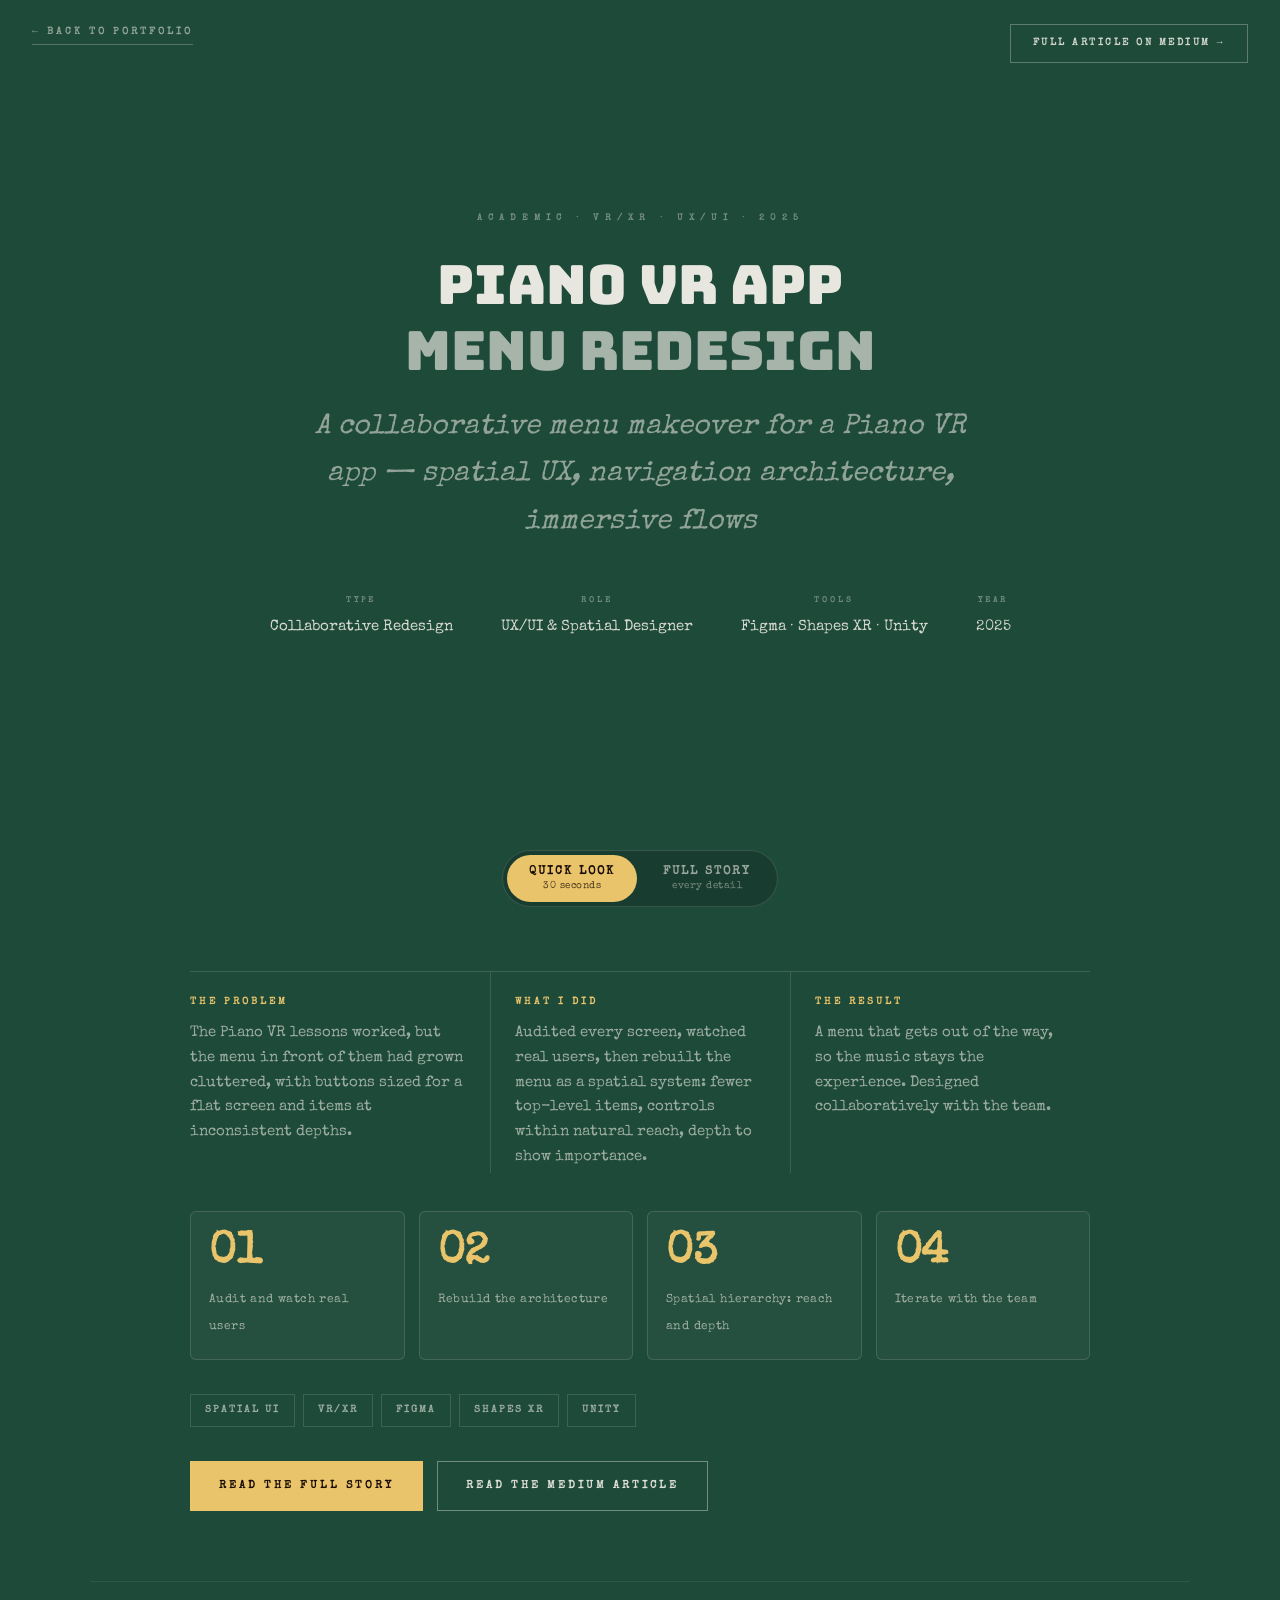
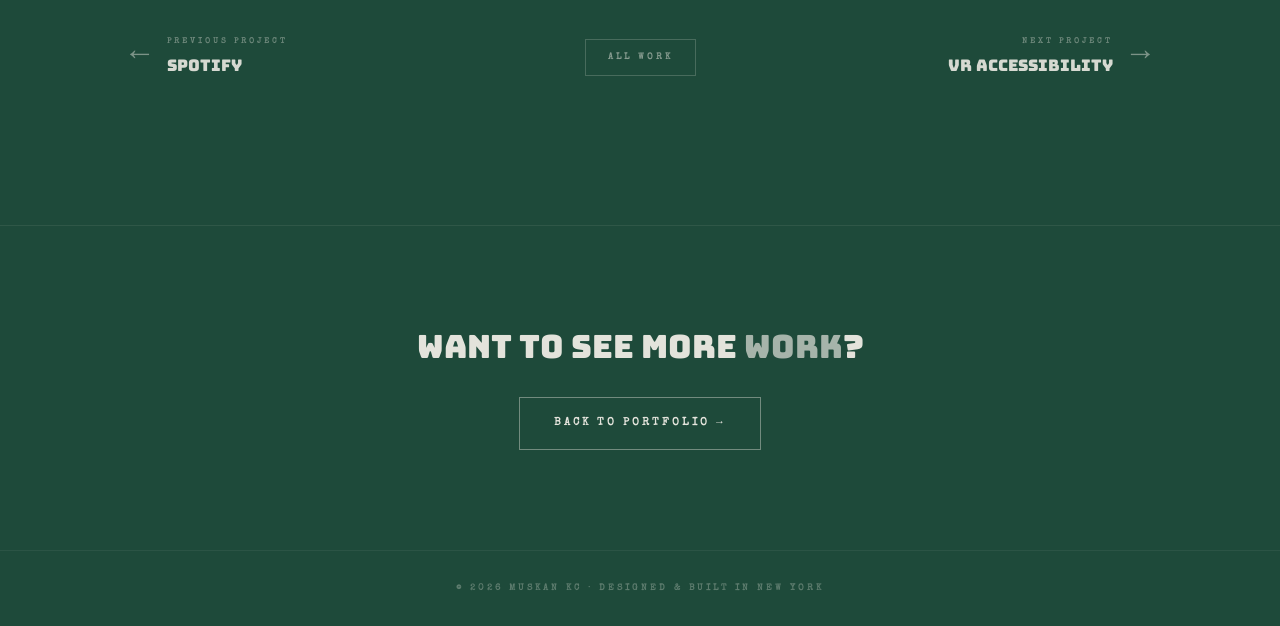
<file: piano-vr.html>
<!DOCTYPE html>
<html lang="en">
<head>
<meta charset="UTF-8">
<meta name="viewport" content="width=device-width, initial-scale=1.0">
<title>Piano VR App Menu Redesign — Muskan KC</title>
<meta name="description" content="A collaborative menu redesign for a Piano VR app — navigation architecture, spatial UX, and immersive interaction design for hands-on music learning in VR.">

<link rel="preconnect" href="https://fonts.googleapis.com">
<link href="https://fonts.googleapis.com/css2?family=Fraunces:ital,opsz,wght@0,9..144,300..900;1,9..144,300..900&display=swap" rel="stylesheet">
<link href="https://api.fontshare.com/v2/css?f[]=cabinet-grotesk@400,500,700,800&display=swap" rel="stylesheet">

<style>
*,*::before,*::after { margin:0; padding:0; box-sizing:border-box }
html { scroll-behavior:smooth }
body {
  background-color: #1E4A3A;
  color: #f0ede6;
  font-family: 'Cabinet Grotesk', sans-serif;
  font-size: 16px; line-height:1.7;
  overflow-x: hidden;
  min-height: 100vh;
}
a { color:inherit; text-decoration:none }
em { font-style:italic; color:rgba(240,237,230,.65); font-weight:300 }

.nav-back {
  position:fixed; top:24px; left:32px; z-index:100;
  font-family:'Cabinet Grotesk',sans-serif;
  font-size:10px; font-weight:700;
  letter-spacing:3px; text-transform:uppercase;
  color:rgba(240,237,230,.55);
  border-bottom:1px solid rgba(240,237,230,.25);
  padding-bottom:3px;
  transition:color .2s, border-color .2s;
}
.nav-back:hover { color:rgba(240,237,230,.95); border-color:rgba(240,237,230,.7) }

.nav-visit {
  position:fixed; top:24px; right:32px; z-index:100;
  font-family:'Cabinet Grotesk',sans-serif;
  font-size:10px; font-weight:700;
  letter-spacing:2.5px; text-transform:uppercase;
  color:rgba(240,237,230,.85);
  border:1.5px solid rgba(240,237,230,.3);
  padding:10px 22px;
  transition:all .2s;
}
.nav-visit:hover { border-color:rgba(240,237,230,.7); background:rgba(240,237,230,.06) }

.hero {
  min-height:90vh;
  display:flex; flex-direction:column;
  align-items:center; justify-content:center;
  padding:120px 40px 80px; text-align:center;
}
.hero-eyebrow {
  font-family:'Cabinet Grotesk',sans-serif;
  font-size:9px; font-weight:700;
  letter-spacing:6px; text-transform:uppercase;
  color:rgba(240,237,230,.42); margin-bottom:26px;
}
.hero-title {
  font-family:'Fraunces',serif;
  font-size:clamp(48px,7.5vw,108px);
  font-weight:800; font-style:italic;
  color:rgba(240,237,230,.96); line-height:.97;
  letter-spacing:-3px;
  font-variation-settings:'opsz' 108,'WONK' 1;
  margin:0; max-width:900px;
}
.hero-sub {
  font-family:'Fraunces',serif;
  font-size:clamp(18px,2.2vw,28px);
  font-weight:300; font-style:italic;
  color:rgba(240,237,230,.55);
  margin-top:20px; max-width:680px;
  font-variation-settings:'opsz' 28;
}
.hero-meta {
  margin-top:48px;
  display:flex; gap:48px; flex-wrap:wrap; justify-content:center;
}
.hero-meta > div { display:flex; flex-direction:column; gap:6px }
.hero-meta-l {
  font-family:'Cabinet Grotesk',sans-serif;
  font-size:8px; font-weight:700;
  letter-spacing:3px; text-transform:uppercase;
  color:rgba(240,237,230,.4);
}
.hero-meta-v {
  font-family:'Fraunces',serif;
  font-size:15px; font-weight:500;
  color:rgba(240,237,230,.88);
  font-variation-settings:'opsz' 15;
}

section.cs { padding:60px 40px; max-width:860px; margin:0 auto }
.cs-eyebrow {
  font-family:'Cabinet Grotesk',sans-serif;
  font-size:9px; font-weight:700;
  letter-spacing:5px; text-transform:uppercase;
  color:rgba(240,237,230,.4); margin-bottom:14px;
}
.cs-h {
  font-family:'Fraunces',serif;
  font-size:clamp(28px,4vw,48px);
  font-weight:800; font-style:italic;
  color:rgba(240,237,230,.92);
  line-height:1.05; letter-spacing:-1.5px;
  margin:0 0 24px;
  font-variation-settings:'opsz' 48,'WONK' 1;
}
.cs-p {
  font-family:'Cabinet Grotesk',sans-serif;
  font-size:16px; line-height:1.78;
  color:rgba(240,237,230,.65);
  margin:0 0 16px; max-width:680px;
}
.cs-pull {
  font-family:'Fraunces',serif;
  font-size:clamp(20px,2.4vw,28px);
  font-weight:300; font-style:italic;
  color:rgba(240,237,230,.78);
  line-height:1.4; letter-spacing:-.5px;
  margin:32px 0;
  padding-left:24px;
  border-left:2px solid rgba(240,237,230,.3);
  font-variation-settings:'opsz' 28;
}
.cs-list {
  list-style:none; padding-left:0;
  margin:18px 0; max-width:680px;
}
.cs-list li {
  font-family:'Cabinet Grotesk',sans-serif;
  font-size:15px; line-height:1.78;
  color:rgba(240,237,230,.6);
  padding-left:28px; position:relative;
  margin-bottom:10px;
}
.cs-list li::before {
  content:'—'; position:absolute; left:0;
  color:rgba(240,237,230,.35); font-weight:700;
}

.steps { display:flex; flex-direction:column; gap:32px; margin-top:32px }
.step {
  display:grid; grid-template-columns:60px 1fr; gap:24px;
  padding-bottom:28px;
  border-bottom:1px solid rgba(240,237,230,.08);
}
.step:last-child { border-bottom:none; padding-bottom:0 }
.step-n {
  font-family:'Fraunces',serif;
  font-size:32px; font-weight:900;
  color:rgba(240,237,230,.16);
  line-height:1;
  font-variation-settings:'opsz' 32;
}
.step-t {
  font-family:'Fraunces',serif;
  font-size:20px; font-weight:700; font-style:italic;
  color:rgba(240,237,230,.9);
  margin:0 0 10px;
  font-variation-settings:'opsz' 20;
}
.step-d {
  font-family:'Cabinet Grotesk',sans-serif;
  font-size:14px; line-height:1.72;
  color:rgba(240,237,230,.6);
}

.tags { display:flex; flex-wrap:wrap; gap:8px; margin-top:24px }
.tag {
  font-family:'Cabinet Grotesk',sans-serif;
  font-size:9px; font-weight:700;
  letter-spacing:2px; text-transform:uppercase;
  border:1px solid rgba(240,237,230,.18);
  padding:6px 14px; color:rgba(240,237,230,.6);
}

.cta-section {
  padding:100px 40px;
  text-align:center;
  border-top:1px solid rgba(240,237,230,.08);
  margin-top:60px;
}
.cta-h {
  font-family:'Fraunces',serif;
  font-size:clamp(32px,4.5vw,56px);
  font-weight:800; font-style:italic;
  color:rgba(240,237,230,.94);
  line-height:1.05; letter-spacing:-1.5px;
  margin:0 0 30px;
  font-variation-settings:'opsz' 56,'WONK' 1;
}
.cta-btn {
  display:inline-flex; align-items:center; gap:12px;
  font-family:'Cabinet Grotesk',sans-serif;
  font-size:11px; font-weight:700;
  letter-spacing:3px; text-transform:uppercase;
  color:rgba(240,237,230,.95);
  border:1.5px solid rgba(240,237,230,.4);
  padding:16px 34px;
  transition:all .25s;
}
.cta-btn:hover { border-color:rgba(240,237,230,.85); background:rgba(240,237,230,.08) }

footer.cs-footer {
  padding:30px 40px; text-align:center;
  font-family:'Cabinet Grotesk',sans-serif;
  font-size:9px; font-weight:700;
  letter-spacing:3px; text-transform:uppercase;
  color:rgba(240,237,230,.3);
  border-top:1px solid rgba(240,237,230,.06);
}

@media (max-width:760px) {
  .nav-back { top:18px; left:18px; font-size:9px; letter-spacing:1.5px }
  .nav-visit { top:18px; right:18px; padding:8px 12px; font-size:8.5px; letter-spacing:1.2px }
}
@media (max-width:420px) {
  .nav-visit { top:54px; right:auto; left:18px }
  .hero { padding:100px 24px 60px }
  section.cs { padding:50px 24px }
  .hero-meta { gap:28px }
  .step { grid-template-columns:50px 1fr; gap:16px }
}

.project-nav {
  display:grid;
  grid-template-columns:1fr auto 1fr;
  align-items:center;
  gap:32px;
  padding:48px 40px 80px;
  max-width:1100px;
  margin:0 auto;
  border-top:1px solid rgba(240,237,230,.08);
}
.pn-link {
  display:flex; align-items:center; gap:18px;
  text-decoration:none;
  transition:opacity .2s;
}
.pn-prev { justify-content:flex-start }
.pn-next { justify-content:flex-end }
.pn-link:hover { opacity:.7 }
.pn-link:hover .pn-arrow { transform:translateX(0) }
.pn-prev:hover .pn-arrow { transform:translateX(-6px) }
.pn-next:hover .pn-arrow { transform:translateX(6px) }
.pn-arrow {
  font-family:'Fraunces',serif;
  font-size:32px; font-weight:200;
  color:rgba(240,237,230,.45);
  transition:transform .25s cubic-bezier(.22,.61,.36,1);
  font-variation-settings:'opsz' 32;
}
.pn-link > span:not(.pn-arrow) {
  display:flex; flex-direction:column; gap:4px;
}
.pn-prev > span:not(.pn-arrow) { text-align:left }
.pn-next > span:not(.pn-arrow) { text-align:right }
.pn-l {
  font-family:'Cabinet Grotesk',sans-serif;
  font-size:8px; font-weight:700;
  letter-spacing:3px; text-transform:uppercase;
  color:rgba(240,237,230,.38);
}
.pn-n {
  font-family:'Fraunces',serif;
  font-size:16px; font-weight:500;
  font-style:italic;
  color:rgba(240,237,230,.88);
  font-variation-settings:'opsz' 16;
}
.pn-home {
  font-family:'Cabinet Grotesk',sans-serif;
  font-size:9px; font-weight:700;
  letter-spacing:3px; text-transform:uppercase;
  color:rgba(240,237,230,.5);
  text-decoration:none;
  border:1px solid rgba(240,237,230,.2);
  padding:10px 22px;
  transition:all .2s;
  white-space:nowrap;
}
.pn-home:hover {
  color:rgba(240,237,230,.95);
  border-color:rgba(240,237,230,.55);
  background:rgba(240,237,230,.04);
}
.pn-empty { width:1px; height:1px }
@media (max-width:760px) {
  .project-nav {
    grid-template-columns:1fr;
    gap:18px; padding:40px 24px 60px;
    text-align:center;
  }
  .pn-link { justify-content:center }
  .pn-home { order:3 }
}


/* ═══ case-motion — shared smooth reveal (same feel as the Studio 57 developer case study) ═══ */
html{scroll-behavior:auto !important}
@keyframes cm-in{from{opacity:0;transform:translate3d(0,18px,0)}}
.hero>*{animation:cm-in 1s cubic-bezier(.22,.61,.36,1) both;animation-delay:calc(var(--i,0) * 110ms + 100ms)}
.cm-rv{opacity:0;transform:translate3d(0,28px,0);transition:opacity .95s cubic-bezier(.22,.61,.36,1),transform 1.05s cubic-bezier(.22,.61,.36,1);transition-delay:calc(var(--i,0) * 90ms);will-change:opacity,transform}
.cm-rv.cm-in{opacity:1;transform:none}
@media (prefers-reduced-motion:reduce){.cm-rv{opacity:1;transform:none;transition:none}.hero>*{animation:none}}
</style>
<link href="https://fonts.googleapis.com/css2?family=Bungee&family=Special+Elite&display=swap" rel="stylesheet"><style id="case-fonts">
/* ═══ case-fonts — same type as the home screen: Bungee headlines, Special Elite text ═══ */
body,body *{font-family:'Special Elite',monospace !important}
h1,h2,h3,h4,.cs-h,.hero-title,.cta-h,.cs-pull,.bs-n,.num,.pname,.cs-num,.fc-title,.step-t,.pn-n{font-family:'Bungee',cursive !important;font-style:normal !important;font-weight:400 !important;letter-spacing:0 !important;overflow-wrap:break-word}
h1 *,h2 *,h3 *,h4 *,.hero-title *,.cs-h *,.cta-h *,.cs-pull *{font-family:'Bungee',cursive !important;font-style:normal !important;font-weight:400 !important;letter-spacing:0 !important}
h1,.hero-title{font-size:clamp(26px,4.4vw,54px) !important;line-height:1.22 !important}
h2,.cs-h,.step h2{font-size:clamp(19px,2.3vw,30px) !important;line-height:1.3 !important}
h3,.cta-h,.cs-outro h3{font-size:clamp(18px,2.6vw,32px) !important;line-height:1.3 !important}
h4,.step-t,.pname{font-size:clamp(14px,1.5vw,18px) !important;line-height:1.35 !important}
.cs-pull{font-size:clamp(17px,2vw,26px) !important;line-height:1.45 !important}
.bs-n{font-size:clamp(44px,7vw,100px) !important}
.num{font-size:clamp(20px,2.4vw,30px) !important}
@media (max-width:600px){
  h1,.hero-title{font-size:clamp(22px,7vw,32px) !important}
  h2,.cs-h,.step h2{font-size:clamp(17px,5vw,23px) !important}
  h3,.cta-h,.cs-outro h3{font-size:clamp(17px,5.4vw,24px) !important}
  .cs-pull{font-size:clamp(15px,4.4vw,19px) !important}
  .bs-n{font-size:clamp(38px,12vw,60px) !important}
  .num{font-size:clamp(18px,5.6vw,24px) !important}
  p,li,td,th,figcaption{font-size:max(12.5px,1em)}
  .nav-back,.nav-visit{position:absolute !important;background:rgba(0,0,0,.6) !important;-webkit-backdrop-filter:blur(8px);backdrop-filter:blur(8px)}
}
</style><link rel="stylesheet" href="quicklook.css">
<style>:root{--ql-acc:#e9c46a}</style>
</head>
<body>

<a href="/" class="nav-back">&larr; Back to portfolio</a>
<a href="https://medium.com/@mkc_51000/menu-makeover-for-piano-vr-app-a-collaborative-journey-792b3444c99c" target="_blank" class="nav-visit">Full article on Medium &#8594;</a>

<section class="hero">
  <div class="hero-eyebrow">Academic &middot; VR/XR &middot; UX/UI &middot; 2025</div>
  <h1 class="hero-title">Piano VR App<br><em>Menu Redesign</em></h1>
  <div class="hero-sub">A collaborative menu makeover for a Piano VR app &mdash; spatial UX, navigation architecture, immersive flows</div>
  <div class="hero-meta">
    <div><div class="hero-meta-l">Type</div><div class="hero-meta-v">Collaborative Redesign</div></div>
    <div><div class="hero-meta-l">Role</div><div class="hero-meta-v">UX/UI &amp; Spatial Designer</div></div>
    <div><div class="hero-meta-l">Tools</div><div class="hero-meta-v">Figma &middot; Shapes XR &middot; Unity</div></div>
    <div><div class="hero-meta-l">Year</div><div class="hero-meta-v">2025</div></div>
  </div>
</section>
<div class="ql-switch-wrap" style="text-align:center;padding:0 20px"><div class="ql-switch" role="group" aria-label="How do you want to read this project?">
  <button type="button" data-mode="quick" aria-pressed="true"><b>Quick look</b><span>30 seconds</span></button>
  <button type="button" data-mode="full" aria-pressed="false"><b>Full story</b><span>every detail</span></button>
</div></div>
<section class="cs ql">
  <div class="ql-facts"><div><div class="k">The problem</div><p>The Piano VR lessons worked, but the menu in front of them had grown cluttered, with buttons sized for a flat screen and items at inconsistent depths.</p></div><div><div class="k">What I did</div><p>Audited every screen, watched real users, then rebuilt the menu as a spatial system: fewer top-level items, controls within natural reach, depth to show importance.</p></div><div><div class="k">The result</div><p>A menu that gets out of the way, so the music stays the experience. Designed collaboratively with the team.</p></div></div><div class="ql-stats"><div><b>01</b><span>Audit and watch real users</span></div><div><b>02</b><span>Rebuild the architecture</span></div><div><b>03</b><span>Spatial hierarchy: reach and depth</span></div><div><b>04</b><span>Iterate with the team</span></div></div><div class="ql-chips"><span>Spatial UI</span><span>VR/XR</span><span>Figma</span><span>Shapes XR</span><span>Unity</span></div><div class="ql-cta"><button type="button" class="solid" data-go-full>Read the full story</button><a href="https://medium.com/" target="_blank" rel="noopener">Read the Medium article</a></div>
</section>


<section class="cs">
  <div class="cs-eyebrow">Background</div>
  <h2 class="cs-h">A piano lesson, in virtual reality.</h2>
  <p class="cs-p">Piano VR is an immersive learning app that brings hands-on piano practice into virtual reality. The product was strong &mdash; the lessons worked, the spatial feedback was satisfying &mdash; but the menu sitting between the user and the music had grown cluttered over multiple releases.</p>
  <p class="cs-p">I worked collaboratively with the team to redesign the menu architecture from the ground up. The goal: cut friction, simplify navigation, and make the experience feel as confident as the lessons inside it.</p>
  <div class="cs-pull">In VR, every extra tap is a step that breaks the spell.</div>
</section>

<section class="cs">
  <div class="cs-eyebrow">The Challenge</div>
  <h2 class="cs-h">Spatial UI isn&rsquo;t flat UI.</h2>
  <p class="cs-p">Designing for a headset isn&rsquo;t the same as designing for a phone. Distance matters. Depth matters. Where the user&rsquo;s hands rest matters. A menu that works perfectly on a screen can feel exhausting in VR if the user has to reach, twist, or refocus their eyes too often.</p>
  <p class="cs-p">The original menu had been built screen-by-screen rather than as a spatial system. Items lived at inconsistent depths. Buttons were sized for a 2D screen, not for arm&rsquo;s-reach interaction. The first thing was to audit every screen and treat the menu as a 3D environment rather than a flat UI ported into VR.</p>
</section>

<section class="cs">
  <div class="cs-eyebrow">Process</div>
  <h2 class="cs-h">Designing for the headset.</h2>
  <div class="steps">
    <div class="step">
      <div class="step-n">01</div>
      <div>
        <h3 class="step-t">Audit &amp; user observation</h3>
        <p class="step-d">Watched real users navigate the existing menu. Mapped every place they hesitated, missed a target, or pulled the headset off to recover. The data made the priorities obvious.</p>
      </div>
    </div>
    <div class="step">
      <div class="step-n">02</div>
      <div>
        <h3 class="step-t">Information architecture</h3>
        <p class="step-d">Rebuilt the menu structure with fewer top-level items. Grouped lesson types, practice modes, and settings into clear spatial zones &mdash; each at a comfortable focal distance.</p>
      </div>
    </div>
    <div class="step">
      <div class="step-n">03</div>
      <div>
        <h3 class="step-t">Spatial hierarchy</h3>
        <p class="step-d">Placed the most-used controls within natural reach. Pushed secondary settings further back. Used scale and depth to signal importance instead of just colour and weight.</p>
      </div>
    </div>
    <div class="step">
      <div class="step-n">04</div>
      <div>
        <h3 class="step-t">Collaborative iteration</h3>
        <p class="step-d">Worked closely with the developers to test each iteration in-headset. What looked right in Figma sometimes felt wrong in VR &mdash; that loop was constant.</p>
      </div>
    </div>
    <div class="step">
      <div class="step-n">05</div>
      <div>
        <h3 class="step-t">Final spec &amp; handoff</h3>
        <p class="step-d">Delivered a complete spatial UI spec covering button sizes, depth offsets, focal distances, hand-tracking targets, and motion guidelines.</p>
      </div>
    </div>
  </div>
</section>

<section class="cs">
  <div class="cs-eyebrow">What Changed</div>
  <h2 class="cs-h">A menu that disappears.</h2>
  <p class="cs-p">The redesign cut menu interactions per session significantly. Users got from intent to playing the piano faster. Critically, the menu started feeling like part of the room rather than an interface bolted on top.</p>
  <ul class="cs-list">
    <li>Fewer top-level menu items</li>
    <li>Spatial grouping by activity, not feature</li>
    <li>Comfortable focal distance for primary controls</li>
    <li>Hand-tracking targets sized for confident grabs</li>
    <li>A consistent visual language across every menu surface</li>
  </ul>
</section>

<section class="cs">
  <div class="cs-eyebrow">Takeaway</div>
  <h2 class="cs-h">Why VR design matters to me.</h2>
  <p class="cs-p">This project deepened my conviction that XR design is going to be one of the most important UX disciplines of the next decade &mdash; precisely because so few rules are settled. Spatial UX rewards designers who think about presence, ergonomics, and attention rather than just visual hierarchy.</p>
  <p class="cs-p">The full write-up &mdash; with screenshots, before-and-after comparisons, and the design decisions behind each iteration &mdash; lives on Medium.</p>
  <div class="cs-pull">The best interface in VR is the one you forget is there.</div>
</section>


<!-- Project navigation -->
<section class="project-nav">
  <a href="spotify.html" class="pn-link pn-prev"><span class="pn-arrow">&larr;</span><span><span class="pn-l">Previous Project</span><span class="pn-n">Spotify</span></span></a>
  <a href="/" class="pn-home">All Work</a>
  <a href="vr-accessibility.html" class="pn-link pn-next"><span><span class="pn-l">Next Project</span><span class="pn-n">VR Accessibility</span></span><span class="pn-arrow">&rarr;</span></a>
</section>

<section class="cta-section">
  <h2 class="cta-h">Want to see more <em>work</em>?</h2>
  <a href="/" class="cta-btn">Back to portfolio &#8594;</a>
</section>

<footer class="cs-footer">
  &copy; 2026 Muskan KC &middot; Designed &amp; built in New York
</footer>

<script>
(function(){
  [].forEach.call(document.querySelectorAll('.hero>*'), function(el, i){ el.style.setProperty('--i', i); });
  if(!('IntersectionObserver' in window)) return;
  var els = [].slice.call(document.querySelectorAll('.step,.cs-h,.cs-p,.cs-pull,.cs-list,.tcg-card,.ba-col,.changed-item,.blend-video,.cta-section>*,.project-nav,.flyer-slot,.wall-section .cs-num')).filter(function(el){ return !el.closest('.cm-rv') || el.classList.contains('cm-rv'); });
  var io = new IntersectionObserver(function(es){ es.forEach(function(e){ if(e.isIntersecting){ e.target.classList.add('cm-in'); io.unobserve(e.target); } }); }, { threshold:.1, rootMargin:'0px 0px -6% 0px' });
  var last = null, n = 0;
  els.forEach(function(el){ if(el.parentNode !== last){ last = el.parentNode; n = 0; } el.classList.add('cm-rv'); el.style.setProperty('--i', Math.min(n++, 4)); io.observe(el); });
})();
</script>
<script src="quicklook.js"></script>
</body>
</html>
</file>
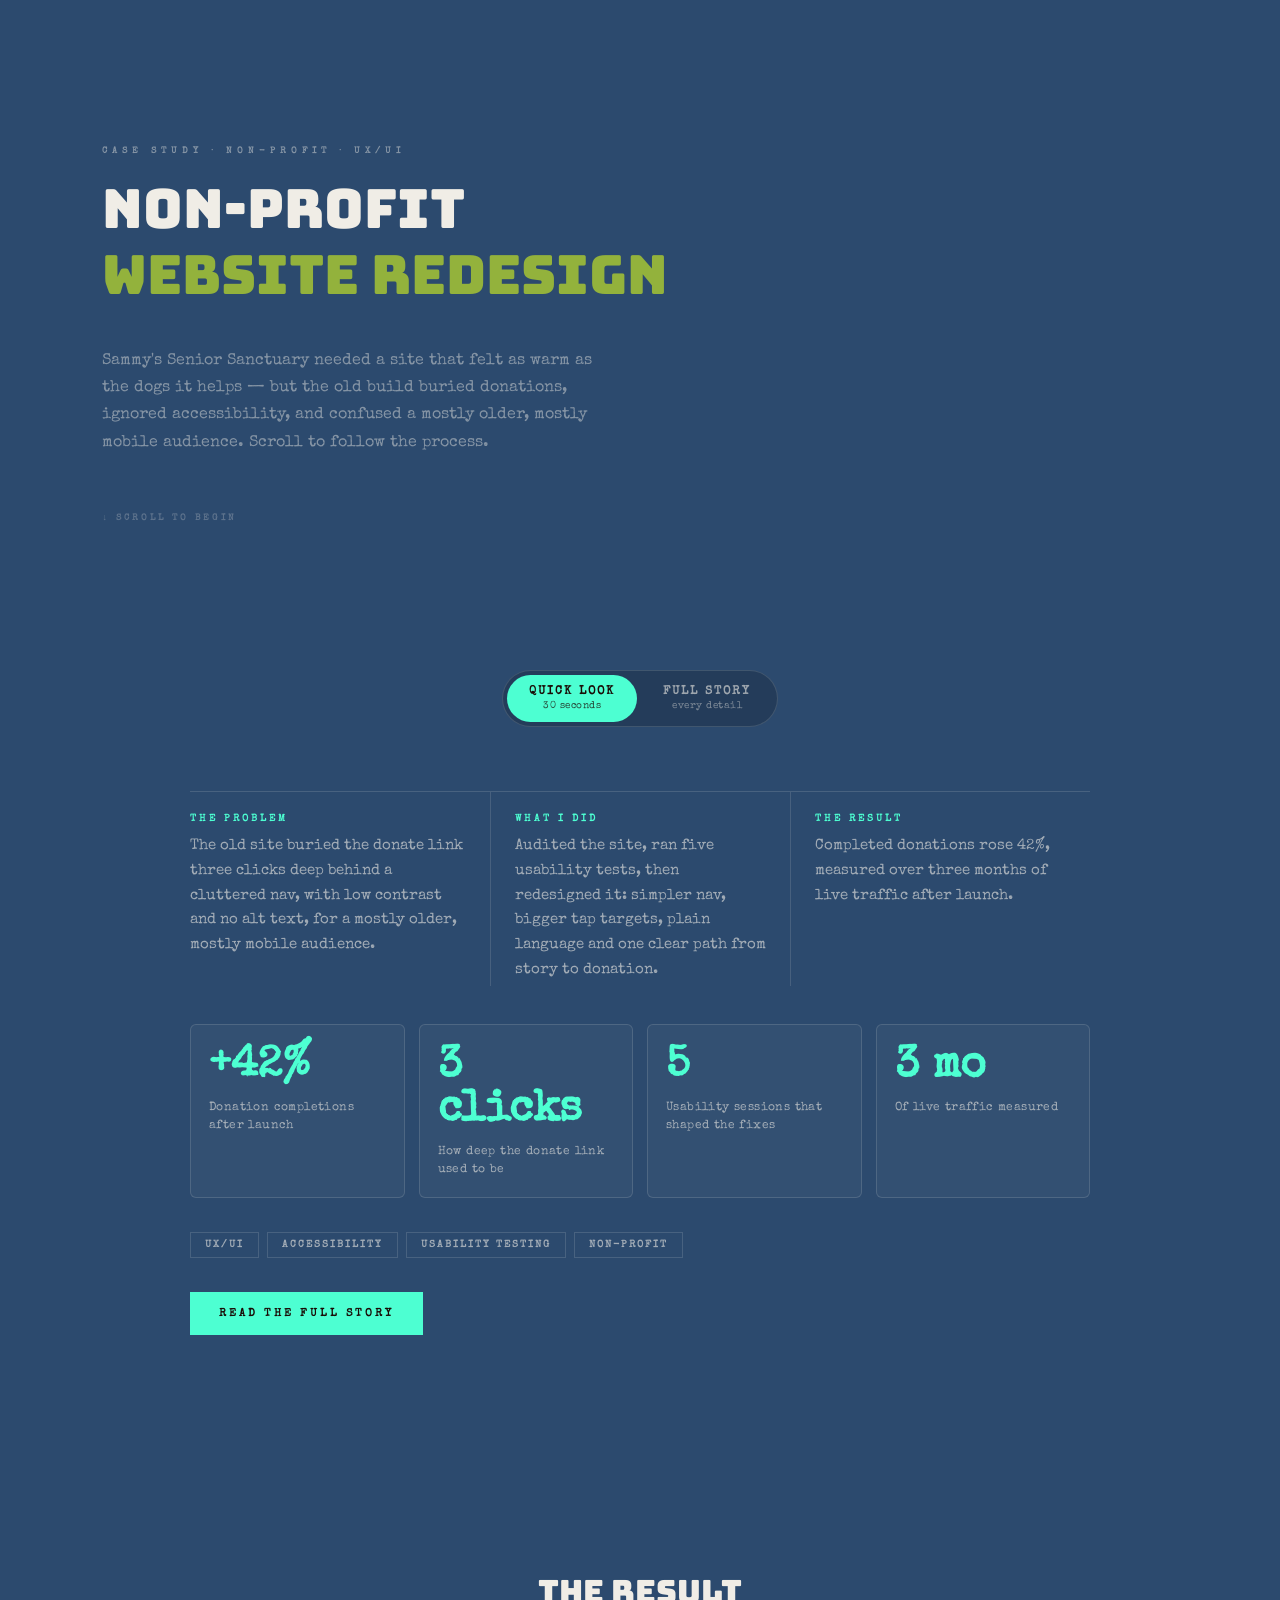
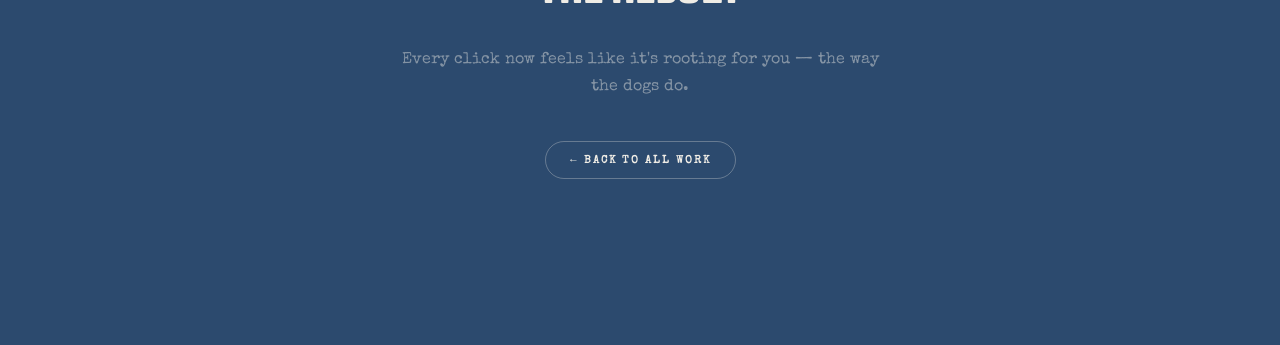
<file: sammys.html>
<!DOCTYPE html>
<html lang="en">
<head>
<meta charset="UTF-8">
<meta name="viewport" content="width=device-width, initial-scale=1.0">
<title>Case Study — Sammy's Senior Sanctuary</title>
<link rel="preconnect" href="https://fonts.googleapis.com">
<link href="https://fonts.googleapis.com/css2?family=Fraunces:ital,opsz,wght@0,9..144,100..900;1,9..144,100..900&display=swap" rel="stylesheet">
<link href="https://api.fontshare.com/v2/css?f[]=cabinet-grotesk@400,500,700,800&display=swap" rel="stylesheet">
<style>
  :root{ --bg:#2C4A6E; --ink:#f0ede6; --dim:rgba(240,237,230,.45); --dim2:rgba(240,237,230,.25); --teal:#4DFFD2; --tglow:rgba(77,255,210,.5); --olive:#93B23C; }
  *{box-sizing:border-box;}
  html{scroll-behavior:smooth;}
  body{ margin:0; background:var(--bg); color:var(--ink); font-family:'Cabinet Grotesk', sans-serif; }

  .cs-hero{ min-height:70vh; display:flex; flex-direction:column; justify-content:center; padding:100px 8vw 60px; max-width:900px; }
  .cs-eyebrow{ font-size:9px; font-weight:700; letter-spacing:5px; text-transform:uppercase; color:var(--dim); margin-bottom:20px; }
  .cs-hero h1{ font-family:'Fraunces', serif; font-weight:800; font-style:italic; font-size:clamp(40px,7vw,88px); line-height:.98; letter-spacing:-2px; margin:0 0 24px; }
  .cs-hero h1 em{ font-style:italic; color:var(--olive); font-weight:200; }
  .cs-hero p{ font-size:16px; line-height:1.7; color:var(--dim); max-width:520px; }
  .cs-scroll-hint{ font-size:9px; font-weight:700; letter-spacing:3px; text-transform:uppercase; color:var(--dim2); margin-top:40px; animation:pulse 2.2s ease-in-out infinite; }
  @keyframes pulse{ 0%,100%{opacity:.4} 50%{opacity:1} }

  .scrolly{ display:flex; max-width:1400px; margin:0 auto; position:relative; }
  .scrolly-sticky{ flex:0 0 50%; position:sticky; top:0; height:100vh; display:flex; align-items:center; justify-content:center; overflow:hidden; }
  .scrolly-steps{ flex:0 0 50%; padding:0 6vw 0 3vw; }
  .step{ min-height:100vh; display:flex; flex-direction:column; justify-content:center; padding:60px 0; opacity:.25; transition:opacity .4s ease; }
  .step.active{ opacity:1; }
  .step-tag{ font-size:9px; font-weight:700; letter-spacing:4px; text-transform:uppercase; color:var(--olive); margin-bottom:16px; }
  .step h2{ font-family:'Fraunces', serif; font-weight:800; font-style:italic; font-size:clamp(28px,3.4vw,44px); line-height:1.05; margin:0 0 18px; letter-spacing:-1px; }
  .step p{ font-size:14.5px; line-height:1.75; color:rgba(240,237,230,.6); max-width:420px; }

  /* Browser-window mockup */
  .browser{ width:380px; height:460px; border-radius:12px; background:#16283e; border:1px solid rgba(240,237,230,.15); box-shadow:0 30px 70px rgba(0,0,0,.4); overflow:hidden; position:relative; }
  .browser-bar{ height:30px; background:rgba(240,237,230,.06); display:flex; align-items:center; gap:6px; padding:0 12px; }
  .browser-bar span{ width:8px; height:8px; border-radius:50%; background:rgba(240,237,230,.2); }
  .browser-body{ position:relative; height:calc(100% - 30px); padding:20px; }
  .viz{ position:absolute; inset:30px 0 0 0; display:flex; align-items:center; justify-content:center; opacity:0; transition:opacity .5s ease; padding:20px; }
  .viz.on{ opacity:1; }

  /* Step 01 shows the real "before" footage edge-to-edge in the browser
     frame instead of an abstract mockup — same frame, real evidence. */
  .viz[data-viz="0"]{ padding:0; }
  .cs-video{ width:100%; height:100%; object-fit:cover; display:block; }
  .cs-video-label{
    position:absolute; left:10px; bottom:10px; z-index:2;
    font-family:'Cabinet Grotesk',sans-serif; font-size:8px; font-weight:700;
    letter-spacing:1.5px; text-transform:uppercase; color:rgba(240,237,230,.9);
    background:rgba(14,26,40,.65); backdrop-filter:blur(6px);
    padding:5px 10px; border-radius:20px;
  }

  .messy-nav{ width:100%; }
  .messy-nav div{ height:10px; background:rgba(224,120,120,.35); border-radius:2px; margin-bottom:8px; }
  .messy-nav div:nth-child(1){ width:90%; }
  .messy-nav div:nth-child(2){ width:60%; }
  .messy-nav div:nth-child(3){ width:75%; }
  .low-contrast-text{ width:100%; }
  .low-contrast-text div{ height:6px; background:rgba(240,237,230,.08); border-radius:2px; margin-bottom:8px; }

  .sticky-notes{ display:flex; flex-wrap:wrap; gap:8px; width:100%; }
  .sticky-notes div{ width:70px; height:60px; background:rgba(224,120,120,.15); border:1px solid rgba(224,120,120,.3); border-radius:4px; font-size:8px; padding:6px; color:rgba(240,237,230,.5); }

  .clean-nav{ width:100%; display:flex; flex-direction:column; gap:10px; }
  .clean-nav .bar{ height:8px; width:40%; background:rgba(147,178,60,.5); border-radius:4px; }
  .clean-nav .row{ display:flex; gap:10px; }
  .clean-nav .row div{ flex:1; height:36px; background:rgba(240,237,230,.06); border-radius:6px; }

  .donate-hero{ width:100%; display:flex; flex-direction:column; align-items:center; gap:14px; }
  .donate-hero .photo{ width:100%; height:100px; background:linear-gradient(135deg, rgba(147,178,60,.25), rgba(147,178,60,.1)); border-radius:8px; }
  .donate-btn{ padding:12px 28px; border-radius:24px; background:var(--olive); color:#0e2436; font-size:11px; font-weight:700; letter-spacing:1px; text-transform:uppercase; }

  .stat-block{ text-align:center; }
  .stat-block .num{ font-family:'Fraunces', serif; font-weight:800; font-size:56px; color:var(--olive); font-style:italic; }
  .stat-block .lbl{ font-size:9px; font-weight:700; letter-spacing:2px; text-transform:uppercase; color:var(--dim); margin-top:8px; }

  .success-check{ width:64px; height:64px; border-radius:50%; background:rgba(147,178,60,.15); display:flex; align-items:center; justify-content:center; font-size:28px; color:var(--olive); }

  .progress-dots{ position:absolute; left:24px; top:50%; transform:translateY(-50%); display:flex; flex-direction:column; gap:12px; }
  .progress-dots div{ width:6px; height:6px; border-radius:50%; background:var(--dim2); transition:background .3s, transform .3s; }
  .progress-dots div.on{ background:var(--olive); transform:scale(1.4); box-shadow:0 0 8px rgba(147,178,60,.5); }

  .cs-outro{ min-height:60vh; display:flex; flex-direction:column; justify-content:center; align-items:center; text-align:center; padding:80px 8vw; }
  .cs-outro h3{ font-family:'Fraunces', serif; font-weight:800; font-style:italic; font-size:clamp(28px,4vw,48px); margin:0 0 18px; }
  .cs-outro p{ color:var(--dim); max-width:480px; line-height:1.7; }
  .cs-back{ display:inline-flex; margin-top:24px; font-size:11px; font-weight:700; letter-spacing:2px; text-transform:uppercase; color:var(--ink); text-decoration:none; border:1.5px solid rgba(240,237,230,.3); padding:12px 24px; border-radius:24px; }

  @media (max-width:900px){
    .scrolly{ flex-direction:column; }
    .scrolly-sticky{ position:sticky; top:0; flex:none; width:100%; height:55vh; }
    .scrolly-steps{ flex:none; width:100%; padding:0 6vw; }
    .progress-dots{ display:none; }
    .browser{ width:88vw; height:50vh; }
  }

/* ═══ case-motion — shared smooth scroll choreography (same feel as the Studio 57 developer case study) ═══ */
html{scroll-behavior:auto !important}
.step{opacity:.18 !important;transform:translate3d(0,22px,0);filter:blur(2px);transition:opacity .8s cubic-bezier(.22,.61,.36,1),transform .9s cubic-bezier(.22,.61,.36,1),filter .8s cubic-bezier(.22,.61,.36,1) !important;will-change:opacity,transform}
.step.active{opacity:1 !important;transform:none;filter:none}
.step>*{transition:opacity .8s cubic-bezier(.22,.61,.36,1),transform .9s cubic-bezier(.22,.61,.36,1)}
.viz{opacity:0 !important;transform:translate3d(0,26px,0) scale(.965);transition:opacity .7s cubic-bezier(.22,.61,.36,1),transform .95s cubic-bezier(.2,.8,.2,1) !important;pointer-events:none;will-change:opacity,transform}
.viz.on{opacity:1 !important;transform:none;pointer-events:auto}
@keyframes cm-in{from{opacity:0;transform:translate3d(0,16px,0) scale(.98)}}
.viz.on>*,.viz.on>*>*{animation:cm-in .85s cubic-bezier(.2,.8,.2,1) both;animation-delay:calc(var(--i,0) * 75ms + 120ms)}
.browser{transition:transform .9s cubic-bezier(.22,.61,.36,1)}
.progress-dots div{transition:background .5s,transform .5s cubic-bezier(.22,.61,.36,1),box-shadow .5s !important}
.cs-hero>*{animation:cm-in 1s cubic-bezier(.22,.61,.36,1) both;animation-delay:calc(var(--i,0) * 110ms + 100ms)}
.cm-rv{opacity:0;transform:translate3d(0,26px,0);transition:opacity .9s cubic-bezier(.22,.61,.36,1),transform 1s cubic-bezier(.22,.61,.36,1);transition-delay:calc(var(--i,0) * 90ms);will-change:opacity,transform}
.cm-rv.cm-in{opacity:1;transform:none}
@media (max-width:900px){
.scrolly-sticky{height:46vh !important;z-index:6 !important;background:var(--bg,#121212);box-shadow:0 22px 24px -10px var(--bg,#121212);display:flex;align-items:center;justify-content:center;overflow:hidden}
.scrolly-steps{position:relative;z-index:2 !important}
.step{padding-top:calc(46vh + 30px) !important;min-height:calc(100vh + 8vh) !important;justify-content:flex-start !important}
.browser{zoom:.64;width:340px !important;height:520px !important;max-width:none}
}
@media (max-width:380px){.browser{zoom:.56}}
@media (prefers-reduced-motion:reduce){.step,.viz,.cm-rv{transition:none !important;transform:none !important;filter:none !important}.viz.on>*,.viz.on>*>*,.cs-hero>*{animation:none !important}.cm-rv{opacity:1}}
</style>
<link href="https://fonts.googleapis.com/css2?family=Bungee&family=Special+Elite&display=swap" rel="stylesheet"><style id="case-fonts">
/* ═══ case-fonts — same type as the home screen: Bungee headlines, Special Elite text ═══ */
body,body *{font-family:'Special Elite',monospace !important}
h1,h2,h3,h4,.cs-h,.hero-title,.cta-h,.cs-pull,.bs-n,.num,.pname,.cs-num,.fc-title,.step-t,.pn-n{font-family:'Bungee',cursive !important;font-style:normal !important;font-weight:400 !important;letter-spacing:0 !important;overflow-wrap:break-word}
h1 *,h2 *,h3 *,h4 *,.hero-title *,.cs-h *,.cta-h *,.cs-pull *{font-family:'Bungee',cursive !important;font-style:normal !important;font-weight:400 !important;letter-spacing:0 !important}
h1,.hero-title{font-size:clamp(26px,4.4vw,54px) !important;line-height:1.22 !important}
h2,.cs-h,.step h2{font-size:clamp(19px,2.3vw,30px) !important;line-height:1.3 !important}
h3,.cta-h,.cs-outro h3{font-size:clamp(18px,2.6vw,32px) !important;line-height:1.3 !important}
h4,.step-t,.pname{font-size:clamp(14px,1.5vw,18px) !important;line-height:1.35 !important}
.cs-pull{font-size:clamp(17px,2vw,26px) !important;line-height:1.45 !important}
.bs-n{font-size:clamp(44px,7vw,100px) !important}
.num{font-size:clamp(20px,2.4vw,30px) !important}
@media (max-width:600px){
  h1,.hero-title{font-size:clamp(22px,7vw,32px) !important}
  h2,.cs-h,.step h2{font-size:clamp(17px,5vw,23px) !important}
  h3,.cta-h,.cs-outro h3{font-size:clamp(17px,5.4vw,24px) !important}
  .cs-pull{font-size:clamp(15px,4.4vw,19px) !important}
  .bs-n{font-size:clamp(38px,12vw,60px) !important}
  .num{font-size:clamp(18px,5.6vw,24px) !important}
  p,li,td,th,figcaption{font-size:max(12.5px,1em)}
  .nav-back,.nav-visit{position:absolute !important;background:rgba(0,0,0,.6) !important;-webkit-backdrop-filter:blur(8px);backdrop-filter:blur(8px)}
}
</style><link rel="stylesheet" href="quicklook.css">
<style>:root{--ql-acc:#4DFFD2}</style>
</head>
<body data-step="0">

<section class="cs-hero">
  <div class="cs-eyebrow">Case Study &middot; Non-Profit &middot; UX/UI</div>
  <h1>Non-Profit<br><em>Website Redesign</em></h1>
  <p>Sammy's Senior Sanctuary needed a site that felt as warm as the dogs it helps — but the old build buried donations, ignored accessibility, and confused a mostly older, mostly mobile audience. Scroll to follow the process.</p>
  <div class="cs-scroll-hint">&darr; Scroll to begin</div>
</section>
<div class="ql-switch-wrap" style="text-align:center;padding:0 20px"><div class="ql-switch" role="group" aria-label="How do you want to read this project?">
  <button type="button" data-mode="quick" aria-pressed="true"><b>Quick look</b><span>30 seconds</span></button>
  <button type="button" data-mode="full" aria-pressed="false"><b>Full story</b><span>every detail</span></button>
</div></div>
<section class="cs ql">
  <div class="ql-facts"><div><div class="k">The problem</div><p>The old site buried the donate link three clicks deep behind a cluttered nav, with low contrast and no alt text, for a mostly older, mostly mobile audience.</p></div><div><div class="k">What I did</div><p>Audited the site, ran five usability tests, then redesigned it: simpler nav, bigger tap targets, plain language and one clear path from story to donation.</p></div><div><div class="k">The result</div><p>Completed donations rose 42%, measured over three months of live traffic after launch.</p></div></div><div class="ql-stats"><div><b>+42%</b><span>Donation completions after launch</span></div><div><b>3 clicks</b><span>How deep the donate link used to be</span></div><div><b>5</b><span>Usability sessions that shaped the fixes</span></div><div><b>3 mo</b><span>Of live traffic measured</span></div></div><div class="ql-chips"><span>UX/UI</span><span>Accessibility</span><span>Usability testing</span><span>Non-profit</span></div><div class="ql-cta"><button type="button" class="solid" data-go-full>Read the full story</button></div>
</section>


<div class="ql-full">
<div class="scrolly">
  <div class="progress-dots" id="dots"></div>
  <div class="scrolly-sticky">
    <div class="browser">
      <div class="browser-bar"><span></span><span></span><span></span></div>
      <div class="browser-body">
        <div class="viz" data-viz="0">
          <video class="cs-video" src="original_site_demo.mp4" poster="original_site_poster.jpg" autoplay muted loop playsinline preload="metadata"></video>
          <span class="cs-video-label">Original site, before redesign</span>
        </div>
        <div class="viz" data-viz="1"><div class="low-contrast-text" style="width:100%"><div></div><div></div><div></div><div></div><div style="width:60%"></div></div></div>
        <div class="viz" data-viz="2"><div class="sticky-notes"><div>Nav is buried</div><div>No alt text</div><div>Tiny buttons</div><div>Low contrast</div></div></div>
        <div class="viz" data-viz="3"><div class="clean-nav"><div class="bar"></div><div class="row"><div></div><div></div><div></div></div></div></div>
        <div class="viz" data-viz="4"><div class="donate-hero"><div class="photo"></div><div class="donate-btn">Donate Now</div></div></div>
        <div class="viz" data-viz="5"><div class="stat-block"><div class="num">+42%</div><div class="lbl">Donation Completions</div></div></div>
      </div>
    </div>
  </div>

  <div class="scrolly-steps">
    <div class="step" data-step="0">
      <div class="step-tag">01 — The Problem</div>
      <h2>A cluttered site<br>was losing donors</h2>
      <p>The old site buried its donation link three clicks deep behind a cluttered nav. Visitors — many of them older, on mobile — gave up before they gave.</p>
    </div>
    <div class="step" data-step="1">
      <div class="step-tag">02 — Research</div>
      <h2>Low contrast,<br>no accessibility</h2>
      <p>An audit turned up thin, low-contrast text, no alt text on images, and tap targets too small for older or less tech-confident visitors.</p>
    </div>
    <div class="step" data-step="2">
      <div class="step-tag">03 — Usability Testing</div>
      <h2>Five sessions,<br>one clear pattern</h2>
      <p>Five usability tests later, the fixes were obvious: bigger tap targets, one clear call to action, and plain language throughout.</p>
    </div>
    <div class="step" data-step="3">
      <div class="step-tag">04 — Redesign</div>
      <h2>One path from<br>story to donation</h2>
      <p>A simplified nav and accessible layout gave visitors one warm, clear path — no maze required to find the donate button.</p>
    </div>
    <div class="step" data-step="4">
      <div class="step-tag">05 — Launch</div>
      <h2>A donate button<br>that's easy to find</h2>
      <p>The new homepage leads with the dogs' stories and puts giving front and center — accessible, warm, and unmistakably clear.</p>
    </div>
    <div class="step" data-step="5">
      <div class="step-tag">06 — Outcome</div>
      <h2>Donations went up<br>almost half</h2>
      <p>Measured over three months of live traffic post-launch: a 42% increase in completed donations.</p>
    </div>
  </div>
</div>


</div><!-- /ql-full -->
<section class="cs-outro">
  <h3>The result</h3>
  <p>Every click now feels like it's rooting for you — the way the dogs do.</p>
  <a href="index.html" class="cs-back">&larr; Back to all work</a>
</section>

<script>
function revealInit(){
  var sel = '.cs-outro>*,.cs-proto-head>*,.cs-proto-frame,.cm-auto';
  var els = [].slice.call(document.querySelectorAll(sel));
  if(!('IntersectionObserver' in window)){ return; }
  var io = new IntersectionObserver(function(es){ es.forEach(function(e){ if(e.isIntersecting){ e.target.classList.add('cm-in'); io.unobserve(e.target); } }); }, { threshold:.12, rootMargin:'0px 0px -6% 0px' });
  els.forEach(function(el, i){ el.classList.add('cm-rv'); el.style.setProperty('--i', (i % 4)); io.observe(el); });
}

(function(){
  var steps = [].slice.call(document.querySelectorAll('.step'));
  var vizzes = [].slice.call(document.querySelectorAll('.viz'));
  var dotsWrap = document.getElementById('dots');
  var body = document.body;
  var dots = [];
  if(dotsWrap){ steps.forEach(function(_, i){ var d = document.createElement('div'); d.dataset.i = i; dotsWrap.appendChild(d); dots.push(d); }); }
  [].forEach.call(document.querySelectorAll('.cs-hero>*'), function(el, i){ el.style.setProperty('--i', i); });
  vizzes.forEach(function(v){
    [].forEach.call(v.children, function(c, i){ c.style.setProperty('--i', i); [].forEach.call(c.children, function(g, j){ g.style.setProperty('--i', i + j + 1); }); });
  });
  var cur = -1;
  function setStep(idx){
    if(idx === cur) return; cur = idx;
    body.dataset.step = idx;
    vizzes.forEach(function(v){ v.classList.toggle('on', v.dataset.viz == idx); });
    dots.forEach(function(d, i){ d.classList.toggle('on', i == idx); });
    steps.forEach(function(s, i){ s.classList.toggle('active', i == idx); });
  }
  setStep(0);
  function band(){ return window.innerWidth <= 900 ? '-58% 0px -32% 0px' : '-46% 0px -46% 0px'; }
  var io;
  function watch(){
    if(io) io.disconnect();
    io = new IntersectionObserver(function(entries){
      entries.forEach(function(e){ if(e.isIntersecting) setStep(parseInt(e.target.dataset.step, 10)); });
    }, { rootMargin: band() });
    steps.forEach(function(s){ io.observe(s); });
  }
  watch();
  var rt; window.addEventListener('resize', function(){ clearTimeout(rt); rt = setTimeout(watch, 200); });
  revealInit();
})();
</script>
<script src="quicklook.js"></script>
</body>
</html>
</file>
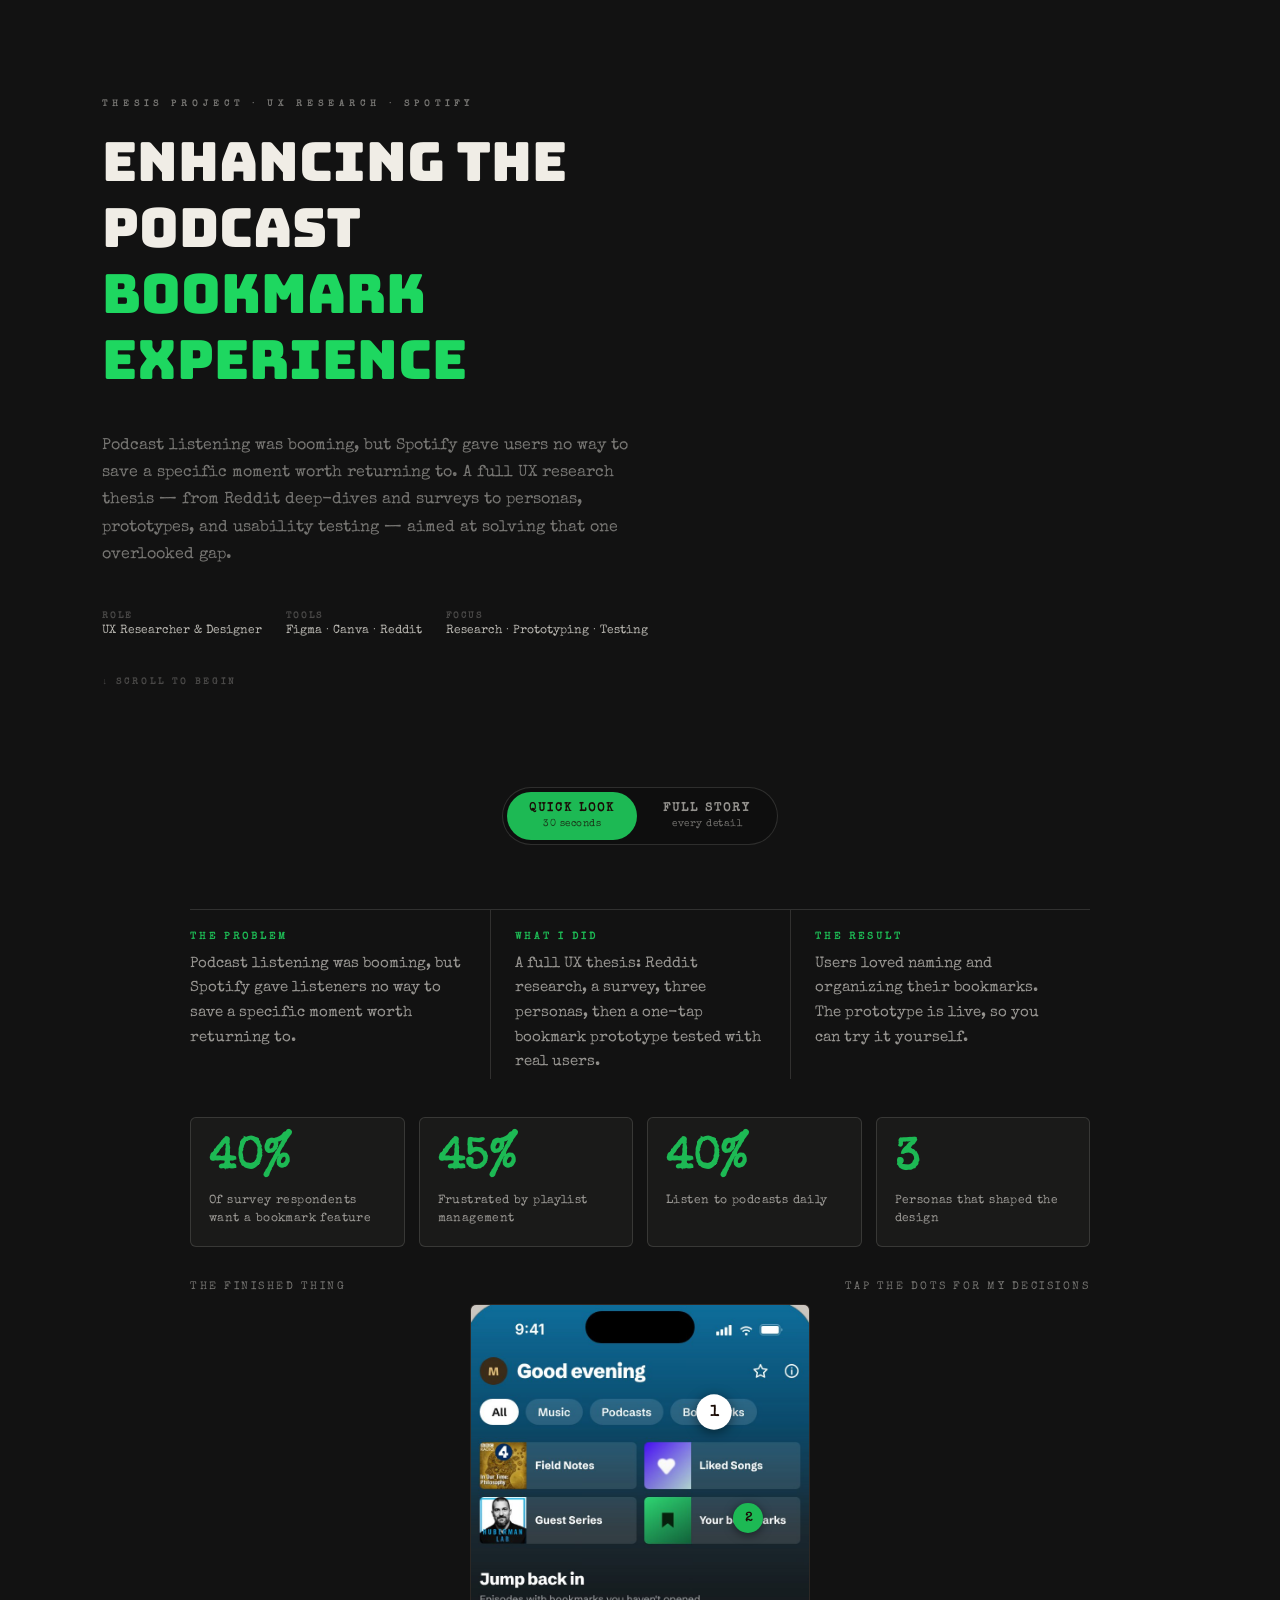
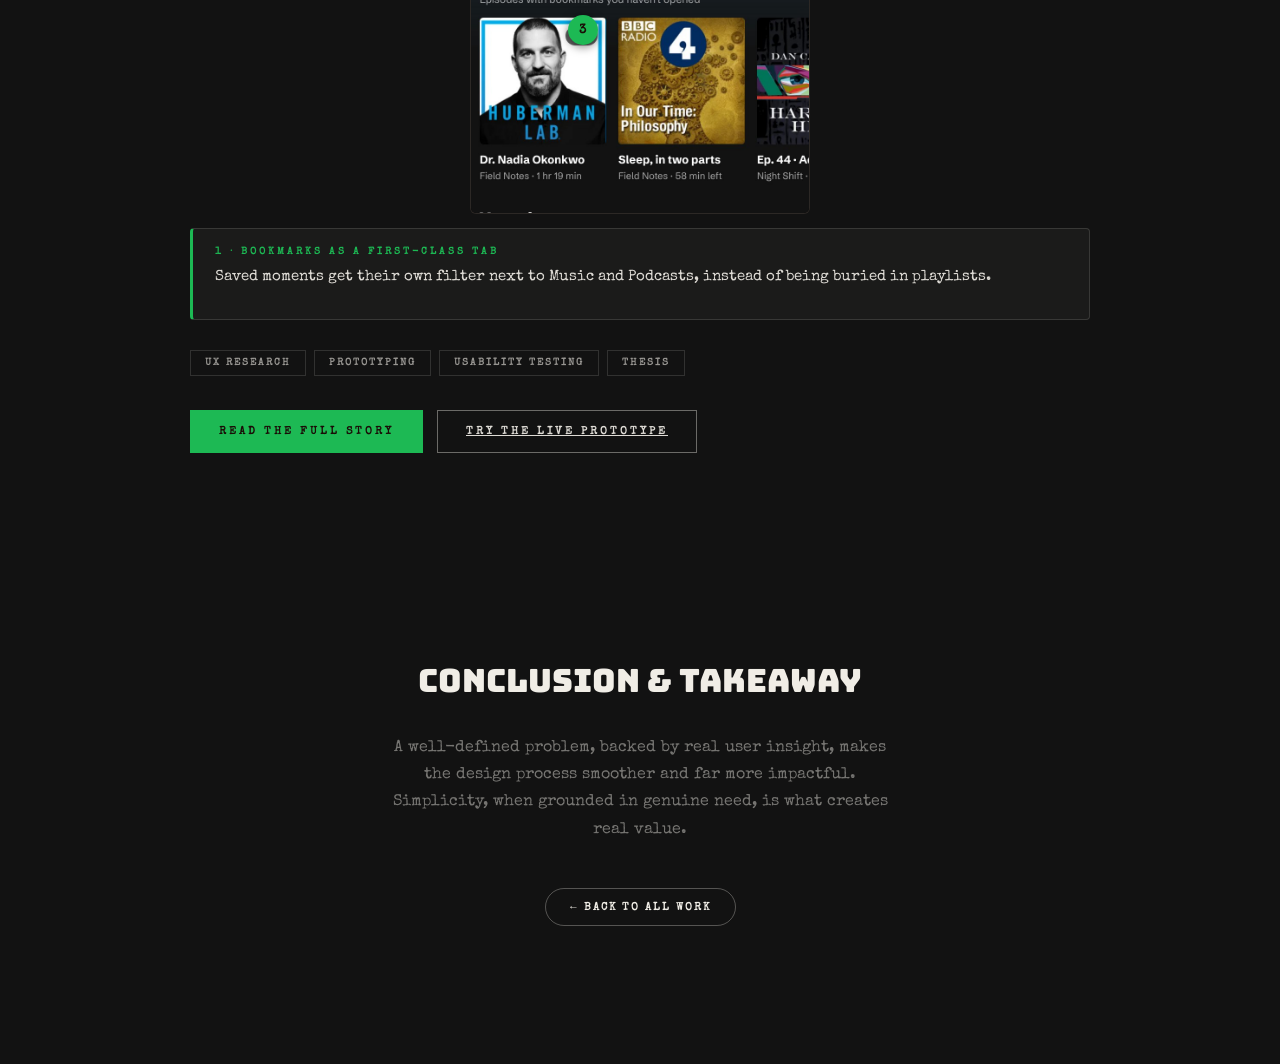
<file: spotify.html>
<!DOCTYPE html>
<html lang="en">
<head>
<meta charset="UTF-8">
<meta name="viewport" content="width=device-width, initial-scale=1.0">
<title>Case Study — Spotify Podcast Bookmarking</title>
<link rel="preconnect" href="https://fonts.googleapis.com">
<link href="https://fonts.googleapis.com/css2?family=Bungee&family=Special+Elite&family=Fraunces:opsz,wght@9..144,100..900&display=swap" rel="stylesheet">
<link href="https://api.fontshare.com/v2/css?f[]=cabinet-grotesk@400,500,700,800&display=swap" rel="stylesheet">
<style>
  :root{ --bg:#121212; --ink:#f0ede6; --dim:rgba(240,237,230,.45); --dim2:rgba(240,237,230,.25); --teal:#1DB954; --tglow:rgba(29,185,84,.5); --olive:#1ed760; }
  *{box-sizing:border-box;}
  html{scroll-behavior:smooth;}
  body{ margin:0; background:var(--bg); color:var(--ink); font-family:'Special Elite', monospace; }

  .cs-hero{ min-height:70vh; display:flex; flex-direction:column; justify-content:center; padding:100px 8vw 60px; max-width:900px; }
  .cs-eyebrow{ font-size:9px; font-weight:700; letter-spacing:5px; text-transform:uppercase; color:var(--dim); margin-bottom:20px; }
  .cs-hero h1{ font-family:'Bungee', cursive; font-weight:400; font-style:normal; font-size:clamp(28px,4.6vw,58px); line-height:1.25; letter-spacing:0px; margin:0 0 24px; }
  .cs-hero h1 em{ font-style:normal; color:var(--olive); font-weight:400; }
  .cs-hero p{ font-size:16px; line-height:1.7; color:var(--dim); max-width:560px; }
  .cs-meta{ display:flex; flex-wrap:wrap; gap:24px; margin-top:28px; }
  .cs-meta div{ font-size:10px; }
  .cs-meta b{ display:block; font-size:9px; font-weight:700; letter-spacing:2px; text-transform:uppercase; color:var(--dim2); margin-bottom:4px; }
  .cs-meta span{ color:rgba(240,237,230,.75); font-size:12px; }
  .cs-scroll-hint{ font-size:9px; font-weight:700; letter-spacing:3px; text-transform:uppercase; color:var(--dim2); margin-top:40px; animation:pulse 2.2s ease-in-out infinite; }
  @keyframes pulse{ 0%,100%{opacity:.4} 50%{opacity:1} }

  .scrolly{ display:flex; max-width:1400px; margin:0 auto; position:relative; }
  .scrolly-sticky{ flex:0 0 50%; position:sticky; top:0; height:100vh; display:flex; align-items:center; justify-content:center; overflow:hidden; }
  .scrolly-steps{ flex:0 0 50%; padding:0 6vw 0 3vw; }
  .step{ min-height:100vh; display:flex; flex-direction:column; justify-content:center; padding:60px 0; opacity:.25; transition:opacity .4s ease; }
  .step.active{ opacity:1; }
  .step-tag{ font-size:9px; font-weight:700; letter-spacing:4px; text-transform:uppercase; color:var(--olive); margin-bottom:16px; }
  .step h2{ font-family:'Bungee', cursive; font-weight:400; font-style:normal; font-size:clamp(20px,2.4vw,30px); line-height:1.3; margin:0 0 18px; letter-spacing:0px; }
  .step p{ font-size:14.5px; line-height:1.75; color:rgba(240,237,230,.6); max-width:440px; }
  .step ul{ margin:14px 0 0; padding:0 0 0 18px; font-size:13.5px; line-height:1.9; color:rgba(240,237,230,.55); max-width:440px; }

  .browser{ width:340px; height:520px; border-radius:28px; background:#000; border:6px solid #1a1a1a; box-shadow:0 30px 70px rgba(0,0,0,.5); overflow:hidden; position:relative; }
  .browser-body{ position:relative; height:100%; padding:24px 18px; }
  .viz{ position:absolute; inset:0; display:flex; align-items:center; justify-content:center; opacity:0; transition:opacity .5s ease; padding:24px 18px; }
  .viz.on{ opacity:1; }

  /* Step 0 — current player, no bookmark option */
  .ply-cover{ width:100%; height:170px; border-radius:8px; background:linear-gradient(135deg,#2a2a2a,#181818); margin-bottom:18px; }
  .ply-title{ height:12px; width:70%; background:rgba(240,237,230,.85); border-radius:3px; margin-bottom:8px; }
  .ply-sub{ height:8px; width:45%; background:rgba(240,237,230,.3); border-radius:3px; margin-bottom:24px; }
  .ply-bar{ height:3px; width:100%; background:rgba(240,237,230,.15); border-radius:2px; margin-bottom:24px; position:relative; }
  .ply-bar::after{ content:''; position:absolute; left:0; top:0; height:100%; width:38%; background:var(--olive); border-radius:2px; }
  .ply-controls{ display:flex; align-items:center; justify-content:center; gap:26px; }
  .ply-controls div{ width:14px; height:14px; opacity:.7; }
  .ply-controls div.play{ width:44px; height:44px; background:#fff; border-radius:50%; opacity:1; }
  .ply-note{ margin-top:26px; font-size:9px; letter-spacing:1.5px; text-transform:uppercase; color:rgba(240,120,120,.75); text-align:center; }

  /* Step 1 — reddit pain-point quote cards */
  .quote-stack{ width:100%; display:flex; flex-direction:column; gap:12px; }
  .quote-card{ background:rgba(240,237,230,.05); border:1px solid rgba(240,237,230,.1); border-left:3px solid var(--olive); border-radius:4px; padding:14px 16px; font-size:11.5px; line-height:1.6; color:rgba(240,237,230,.7); }
  .quote-card b{ display:block; font-size:9px; letter-spacing:1px; text-transform:uppercase; color:var(--olive); margin-bottom:6px; }

  /* Step 2 — survey stat grid */
  .stat-grid{ display:grid; grid-template-columns:1fr 1fr; gap:16px; width:100%; }
  .stat-block{ text-align:center; background:rgba(240,237,230,.04); border-radius:8px; padding:18px 8px; }
  .stat-block .num{ font-family:'Fraunces', serif; font-weight:800; font-size:32px; color:var(--olive); font-style:normal; }
  .stat-block .lbl{ font-size:8.5px; font-weight:700; letter-spacing:1px; text-transform:uppercase; color:var(--dim); margin-top:6px; line-height:1.4; }

  /* Step 3 — persona cards */
  .persona-stack{ width:100%; display:flex; flex-direction:column; gap:10px; }
  .persona-card{ background:rgba(240,237,230,.05); border:1px solid rgba(240,237,230,.1); border-radius:8px; padding:14px 16px; }
  .persona-card .pname{ font-family:'Fraunces',serif; font-style:normal; font-weight:700; font-size:15px; color:var(--ink); margin-bottom:2px; }
  .persona-card .ptag{ font-size:9px; color:var(--olive); letter-spacing:.5px; margin-bottom:6px; }
  .persona-card .pneed{ font-size:11px; color:rgba(240,237,230,.55); line-height:1.5; }

  /* Step 4 — before / after usability comparison */
  .vs-wrap{ width:100%; display:flex; flex-direction:column; gap:14px; }
  .vs-card{ border-radius:8px; padding:16px; }
  .vs-card.bad{ background:rgba(224,90,90,.08); border:1px solid rgba(224,90,90,.25); }
  .vs-card.good{ background:rgba(29,185,84,.08); border:1px solid rgba(29,185,84,.3); }
  .vs-card b{ display:block; font-size:9px; letter-spacing:1.5px; text-transform:uppercase; margin-bottom:8px; }
  .vs-card.bad b{ color:#e05a5a; }
  .vs-card.good b{ color:var(--olive); }
  .vs-card ul{ margin:0; padding:0 0 0 16px; font-size:11px; line-height:1.7; color:rgba(240,237,230,.65); }

  /* Step 5 — final bookmark UI mockup */
  .bm-player{ width:100%; }
  .bm-icon-row{ display:flex; justify-content:center; margin-bottom:14px; }
  .bm-icon{ width:34px; height:34px; border-radius:50%; background:var(--olive); display:flex; align-items:center; justify-content:center; font-size:16px; color:#000; }
  .bm-field{ height:34px; background:rgba(240,237,230,.08); border:1px solid rgba(240,237,230,.15); border-radius:6px; margin-bottom:10px; display:flex; align-items:center; padding:0 10px; font-size:10px; color:rgba(240,237,230,.4); }
  .bm-list{ display:flex; flex-direction:column; gap:8px; margin-top:16px; }
  .bm-list div{ height:38px; background:rgba(240,237,230,.05); border-radius:6px; display:flex; align-items:center; padding:0 12px; font-size:10px; color:rgba(240,237,230,.55); border-left:2px solid var(--olive); }

  .progress-dots{ position:absolute; left:24px; top:50%; transform:translateY(-50%); display:flex; flex-direction:column; gap:12px; }
  .progress-dots div{ width:6px; height:6px; border-radius:50%; background:var(--dim2); transition:background .3s, transform .3s; }
  .progress-dots div.on{ background:var(--olive); transform:scale(1.4); box-shadow:0 0 8px rgba(29,185,84,.5); }

  .cs-outro{ min-height:60vh; display:flex; flex-direction:column; justify-content:center; align-items:center; text-align:center; padding:80px 8vw; }
  .cs-outro h3{ font-family:'Bungee', cursive; font-weight:400; font-style:normal; font-size:clamp(22px,3.2vw,36px); margin:0 0 18px; }
  .cs-outro p{ color:var(--dim); max-width:520px; line-height:1.7; }
  .cs-outro-links{ display:flex; gap:16px; margin-top:28px; flex-wrap:wrap; justify-content:center; }
  .cs-back, .cs-demo{ display:inline-flex; font-size:11px; font-weight:700; letter-spacing:2px; text-transform:uppercase; text-decoration:none; padding:12px 24px; border-radius:24px; }
  .cs-back{ color:var(--ink); border:1.5px solid rgba(240,237,230,.3); }
  .cs-demo{ color:#000; background:var(--olive); border:1.5px solid var(--olive); }

  .cs-proto{ max-width:1100px; margin:0 auto; padding:100px 8vw 60px; }
  .cs-proto-head{ max-width:600px; margin-bottom:36px; }
  .cs-proto-head h3{ font-family:'Bungee',cursive; font-weight:400; font-style:normal; font-size:clamp(24px,3.6vw,42px); margin:8px 0 16px; letter-spacing:0px; }
  .cs-proto-head p{ font-size:14.5px; line-height:1.7; color:var(--dim); }
  .cs-proto-frame{ border-radius:12px; overflow:hidden; border:1px solid rgba(240,237,230,.15); box-shadow:0 30px 80px rgba(0,0,0,.4); background:#000; }
  .cs-proto-bar{ display:flex; align-items:center; gap:7px; padding:12px 16px; background:rgba(240,237,230,.05); border-bottom:1px solid rgba(240,237,230,.08); }
  .cs-proto-bar .dot{ width:9px; height:9px; border-radius:50%; background:rgba(240,237,230,.18); }
  .cs-proto-url{ margin-left:10px; font-size:11px; color:rgba(240,237,230,.35); }
  .cs-proto-iframe{ width:100%; height:640px; border:none; display:block; background:#fff; }
  .cs-proto-fallback{ display:block; text-align:center; margin-top:18px; font-size:11px; color:var(--dim); text-decoration:none; border-bottom:1px solid rgba(240,237,230,.2); padding-bottom:2px; }
  .cs-proto-fallback:hover{ color:var(--olive); border-color:var(--olive); }
  @media (max-width:760px){ .cs-proto-iframe{ height:480px; } }

  @media (max-width:900px){
    .scrolly{ flex-direction:column; }
    .scrolly-sticky{ position:sticky; top:0; flex:none; width:100%; height:38vh; z-index:1; }
    .scrolly-steps{ flex:none; width:100%; padding:0 6vw; position:relative; z-index:2; }
    .step{
      justify-content:flex-start;
      padding-top:calc(38vh + 32px);
      min-height:calc(100vh + 12vh);
    }
    .progress-dots{ display:none; }
    .browser{ width:70vw; height:34vh; }
  }

/* ═══ case-motion — shared smooth scroll choreography (same feel as the Studio 57 developer case study) ═══ */
html{scroll-behavior:auto !important}
.step{opacity:.18 !important;transform:translate3d(0,22px,0);filter:blur(2px);transition:opacity .8s cubic-bezier(.22,.61,.36,1),transform .9s cubic-bezier(.22,.61,.36,1),filter .8s cubic-bezier(.22,.61,.36,1) !important;will-change:opacity,transform}
.step.active{opacity:1 !important;transform:none;filter:none}
.step>*{transition:opacity .8s cubic-bezier(.22,.61,.36,1),transform .9s cubic-bezier(.22,.61,.36,1)}
.viz{opacity:0 !important;transform:translate3d(0,26px,0) scale(.965);transition:opacity .7s cubic-bezier(.22,.61,.36,1),transform .95s cubic-bezier(.2,.8,.2,1) !important;pointer-events:none;will-change:opacity,transform}
.viz.on{opacity:1 !important;transform:none;pointer-events:auto}
@keyframes cm-in{from{opacity:0;transform:translate3d(0,16px,0) scale(.98)}}
.viz.on>*,.viz.on>*>*{animation:cm-in .85s cubic-bezier(.2,.8,.2,1) both;animation-delay:calc(var(--i,0) * 75ms + 120ms)}
.browser{transition:transform .9s cubic-bezier(.22,.61,.36,1)}
.progress-dots div{transition:background .5s,transform .5s cubic-bezier(.22,.61,.36,1),box-shadow .5s !important}
.cs-hero>*{animation:cm-in 1s cubic-bezier(.22,.61,.36,1) both;animation-delay:calc(var(--i,0) * 110ms + 100ms)}
.cm-rv{opacity:0;transform:translate3d(0,26px,0);transition:opacity .9s cubic-bezier(.22,.61,.36,1),transform 1s cubic-bezier(.22,.61,.36,1);transition-delay:calc(var(--i,0) * 90ms);will-change:opacity,transform}
.cm-rv.cm-in{opacity:1;transform:none}
@media (max-width:900px){
.scrolly-sticky{height:46vh !important;z-index:6 !important;background:var(--bg,#121212);box-shadow:0 22px 24px -10px var(--bg,#121212);display:flex;align-items:center;justify-content:center;overflow:hidden}
.scrolly-steps{position:relative;z-index:2 !important}
.step{padding-top:calc(46vh + 30px) !important;min-height:calc(100vh + 8vh) !important;justify-content:flex-start !important}
.browser{zoom:.64;width:340px !important;height:520px !important;max-width:none}
}
@media (max-width:380px){.browser{zoom:.56}}
@media (prefers-reduced-motion:reduce){.step,.viz,.cm-rv{transition:none !important;transform:none !important;filter:none !important}.viz.on>*,.viz.on>*>*,.cs-hero>*{animation:none !important}.cm-rv{opacity:1}}
</style>
<style id="case-fonts">
/* ═══ case-fonts — same type as the home screen: Bungee headlines, Special Elite text ═══ */
body,body *{font-family:'Special Elite',monospace !important}
h1,h2,h3,h4,.cs-h,.hero-title,.cta-h,.cs-pull,.bs-n,.num,.pname,.cs-num,.fc-title,.step-t,.pn-n{font-family:'Bungee',cursive !important;font-style:normal !important;font-weight:400 !important;letter-spacing:0 !important;overflow-wrap:break-word}
h1 *,h2 *,h3 *,h4 *,.hero-title *,.cs-h *,.cta-h *,.cs-pull *{font-family:'Bungee',cursive !important;font-style:normal !important;font-weight:400 !important;letter-spacing:0 !important}
h1,.hero-title{font-size:clamp(26px,4.4vw,54px) !important;line-height:1.22 !important}
h2,.cs-h,.step h2{font-size:clamp(19px,2.3vw,30px) !important;line-height:1.3 !important}
h3,.cta-h,.cs-outro h3{font-size:clamp(18px,2.6vw,32px) !important;line-height:1.3 !important}
h4,.step-t,.pname{font-size:clamp(14px,1.5vw,18px) !important;line-height:1.35 !important}
.cs-pull{font-size:clamp(17px,2vw,26px) !important;line-height:1.45 !important}
.bs-n{font-size:clamp(44px,7vw,100px) !important}
.num{font-size:clamp(20px,2.4vw,30px) !important}
@media (max-width:600px){
  h1,.hero-title{font-size:clamp(22px,7vw,32px) !important}
  h2,.cs-h,.step h2{font-size:clamp(17px,5vw,23px) !important}
  h3,.cta-h,.cs-outro h3{font-size:clamp(17px,5.4vw,24px) !important}
  .cs-pull{font-size:clamp(15px,4.4vw,19px) !important}
  .bs-n{font-size:clamp(38px,12vw,60px) !important}
  .num{font-size:clamp(18px,5.6vw,24px) !important}
  p,li,td,th,figcaption{font-size:max(12.5px,1em)}
  .nav-back,.nav-visit{position:absolute !important;background:rgba(0,0,0,.6) !important;-webkit-backdrop-filter:blur(8px);backdrop-filter:blur(8px)}
}
</style><link rel="stylesheet" href="quicklook.css">
<style>:root{--ql-acc:#1DB954}</style>
</head>
<body data-step="0">

<section class="cs-hero">
  <div class="cs-eyebrow">Thesis Project &middot; UX Research &middot; Spotify</div>
  <h1>Enhancing the Podcast<br><em>Bookmark Experience</em></h1>
  <p>Podcast listening was booming, but Spotify gave users no way to save a specific moment worth returning to. A full UX research thesis — from Reddit deep-dives and surveys to personas, prototypes, and usability testing — aimed at solving that one overlooked gap.</p>
  <div class="cs-meta">
    <div><b>Role</b><span>UX Researcher &amp; Designer</span></div>
    <div><b>Tools</b><span>Figma &middot; Canva &middot; Reddit</span></div>
    <div><b>Focus</b><span>Research &middot; Prototyping &middot; Testing</span></div>
  </div>
  <div class="cs-scroll-hint">&darr; Scroll to begin</div>
</section>
<div class="ql-switch-wrap" style="text-align:center;padding:0 20px"><div class="ql-switch" role="group" aria-label="How do you want to read this project?">
  <button type="button" data-mode="quick" aria-pressed="true"><b>Quick look</b><span>30 seconds</span></button>
  <button type="button" data-mode="full" aria-pressed="false"><b>Full story</b><span>every detail</span></button>
</div></div>
<section class="cs ql">
  <div class="ql-facts"><div><div class="k">The problem</div><p>Podcast listening was booming, but Spotify gave listeners no way to save a specific moment worth returning to.</p></div><div><div class="k">What I did</div><p>A full UX thesis: Reddit research, a survey, three personas, then a one-tap bookmark prototype tested with real users.</p></div><div><div class="k">The result</div><p>Users loved naming and organizing their bookmarks. The prototype is live, so you can try it yourself.</p></div></div><div class="ql-stats"><div><b>40%</b><span>Of survey respondents want a bookmark feature</span></div><div><b>45%</b><span>Frustrated by playlist management</span></div><div><b>40%</b><span>Listen to podcasts daily</span></div><div><b>3</b><span>Personas that shaped the design</span></div></div><div class="ql-hint"><span>The finished thing</span><span>Tap the dots for my decisions</span></div>
  <div class="ql-ba shot" style="--ar:780/1170;--mw:340px"><img src="ql/spotify-app.jpg" alt="The Spotify bookmark prototype home screen" loading="lazy" draggable="false"><button type="button" class="ql-dot" style="left:72%;top:21%" data-t="Bookmarks as a first-class tab" data-d="Saved moments get their own filter next to Music and Podcasts, instead of being buried in playlists.">1</button><button type="button" class="ql-dot" style="left:82%;top:42%" data-t="Your bookmarks, one tap away" data-d="A tile on the home screen opens every bookmark. Fewer taps than the old playlist workaround.">2</button><button type="button" class="ql-dot" style="left:33%;top:64%" data-t="A badge that nudges you back" data-d="Episodes with bookmarks you have not opened show a count, so a saved moment does not get forgotten.">3</button></div>
  <div class="ql-note"><b></b><p></p></div><div class="ql-chips"><span>UX research</span><span>Prototyping</span><span>Usability testing</span><span>Thesis</span></div><div class="ql-cta"><button type="button" class="solid" data-go-full>Read the full story</button><a href="https://spotifbookmarkredesign.netlify.app/" target="_blank" rel="noopener">Try the live prototype</a></div>
</section>


<div class="ql-full">
<div class="scrolly">
  <div class="progress-dots" id="dots"></div>
  <div class="scrolly-sticky">
    <div class="browser">
      <div class="browser-body">
        <div class="viz on" data-viz="0">
          <div class="bm-player">
            <div class="ply-cover"></div>
            <div class="ply-title"></div>
            <div class="ply-sub"></div>
            <div class="ply-bar"></div>
            <div class="ply-controls"><div></div><div></div><div class="play"></div><div></div><div></div></div>
            <div class="ply-note">No way to bookmark this moment</div>
          </div>
        </div>
        <div class="viz" data-viz="1">
          <div class="quote-stack">
            <div class="quote-card"><b>r/spotify</b>"I can never find that one episode part I liked again."</div>
            <div class="quote-card"><b>r/podcasts</b>"Playlist management is a mess, no way to organize saved parts."</div>
            <div class="quote-card"><b>r/spotify</b>"Wish I could just drop a pin on a moment while listening."</div>
          </div>
        </div>
        <div class="viz" data-viz="2">
          <div class="stat-grid">
            <div class="stat-block"><div class="num">40%</div><div class="lbl">Listen to podcasts daily</div></div>
            <div class="stat-block"><div class="num">45%</div><div class="lbl">Frustrated by playlist mgmt</div></div>
            <div class="stat-block"><div class="num">40%</div><div class="lbl">Want a bookmark feature</div></div>
            <div class="stat-block"><div class="num">4/5</div><div class="lbl">Current UX satisfaction</div></div>
          </div>
        </div>
        <div class="viz" data-viz="3">
          <div class="persona-stack">
            <div class="persona-card"><div class="pname">The Commuter</div><div class="ptag">Daily &middot; High-tech</div><div class="pneed">Needs fast access to saved episodes during a fixed commute window.</div></div>
            <div class="persona-card"><div class="pname">The Multitasker</div><div class="ptag">Works from home</div><div class="pneed">Wants to bookmark and revisit segments while half-focused elsewhere.</div></div>
            <div class="persona-card"><div class="pname">The Casual Listener</div><div class="ptag">Sporadic &middot; Low effort</div><div class="pneed">Finds the app overwhelming — wants simplicity above all.</div></div>
          </div>
        </div>
        <div class="viz" data-viz="4">
          <div class="vs-wrap">
            <div class="vs-card bad"><b>Current Spotify</b><ul><li>Time-consuming</li><li>Multiple taps required</li><li>Can't mark a segment to revisit</li></ul></div>
            <div class="vs-card good"><b>New Prototype</b><ul><li>One-tap bookmarking</li><li>Higher satisfaction</li><li>Users loved naming &amp; organizing</li></ul></div>
          </div>
        </div>
        <div class="viz" data-viz="5">
          <div class="bm-player">
            <div class="bm-icon-row"><div class="bm-icon">&#9733;</div></div>
            <div class="bm-field">Bookmark title...</div>
            <div class="bm-field">Add a note (optional)</div>
            <div class="bm-list">
              <div>"Great advice on burnout" — 14:32</div>
              <div>"Guest's book recommendation" — 28:07</div>
            </div>
          </div>
        </div>
      </div>
    </div>
  </div>

  <div class="scrolly-steps">
    <div class="step active" data-step="0">
      <div class="step-tag">01 &mdash; The Problem</div>
      <h2>Podcasts were booming,<br>but nothing stuck</h2>
      <p>Podcast consumption was surging, especially among tech-savvy 12&ndash;34 year olds looking for entertainment, education and companionship. The Infinite Dial 2023 report pointed to a clear gap: users wanted quick access to saved segments and better discovery &mdash; and Spotify offered no way to bookmark a specific moment at all.</p>
    </div>
    <div class="step" data-step="1">
      <div class="step-tag">02 &mdash; Reddit Research</div>
      <h2>Real complaints,<br>straight from users</h2>
      <p>Rather than guess, I went looking for genuine frustration on Reddit's podcast communities. Poor playlist management and the total absence of bookmarking came up again and again &mdash; and directly shaped every survey question that followed.</p>
    </div>
    <div class="step" data-step="2">
      <div class="step-tag">03 &mdash; Survey Insights</div>
      <h2>The numbers<br>backed it up</h2>
      <p>A structured survey confirmed what Reddit hinted at: heavy daily engagement, real frustration with managing saved content, and a clear, specific request &mdash; bookmarking &mdash; named by 40% of respondents as a top ask.</p>
    </div>
    <div class="step" data-step="3">
      <div class="step-tag">04 &mdash; Personas</div>
      <h2>Three listeners,<br>one shared need</h2>
      <p>Patterns across the survey and Reddit research converged on three personas &mdash; a daily commuter, a multitasking home-listener, and a casual browser &mdash; each hitting the same wall in a different way: nothing to mark a moment worth returning to.</p>
    </div>
    <div class="step" data-step="4">
      <div class="step-tag">05 &mdash; Usability Testing</div>
      <h2>Old way vs.<br>new way</h2>
      <p>Testers were asked to revisit a specific podcast segment first on current Spotify, then on the prototype. The current app took multiple taps and real effort; the prototype's one-tap bookmark, with optional titles and notes, was faster and clearly preferred.</p>
    </div>
    <div class="step" data-step="5">
      <div class="step-tag">06 &mdash; The Solution</div>
      <h2>A bookmark feature,<br>built from real need</h2>
      <p>The final design: a minimal bookmark icon right on the playback screen, a simple screen to name and annotate the moment, and a dedicated space to browse everything saved &mdash; all reachable straight from the main player, no detour required.</p>
    </div>
  </div>
</div>

<section class="cs-proto">
  <div class="cs-proto-head">
    <div class="cs-eyebrow">Try It Yourself</div>
    <h3>Prototype</h3>
    <p>The final interactive prototype, built in Figma and deployed live. Try the actual bookmark flow right here.</p>
  </div>
  <div class="cs-proto-frame">
    <div class="cs-proto-bar">
      <span class="dot"></span><span class="dot"></span><span class="dot"></span>
      <span class="cs-proto-url">spotifbookmarkredesign.netlify.app</span>
    </div>
    <iframe class="cs-proto-iframe" src="https://spotifbookmarkredesign.netlify.app/" title="Spotify podcast bookmark prototype" loading="lazy"></iframe>
  </div>
  <a href="https://spotifbookmarkredesign.netlify.app/" target="_blank" class="cs-proto-fallback">Not loading? Open the prototype directly &#8599;</a>
</section>


</div><!-- /ql-full -->
<section class="cs-outro">
  <h3>Conclusion &amp; takeaway</h3>
  <p>A well-defined problem, backed by real user insight, makes the design process smoother and far more impactful. Simplicity, when grounded in genuine need, is what creates real value.</p>
  <div class="cs-outro-links">
    <a href="index.html" class="cs-back">&larr; Back to all work</a>
  </div>
</section>

<script>
function revealInit(){
  var sel = '.cs-outro>*,.cs-proto-head>*,.cs-proto-frame,.cm-auto';
  var els = [].slice.call(document.querySelectorAll(sel));
  if(!('IntersectionObserver' in window)){ return; }
  var io = new IntersectionObserver(function(es){ es.forEach(function(e){ if(e.isIntersecting){ e.target.classList.add('cm-in'); io.unobserve(e.target); } }); }, { threshold:.12, rootMargin:'0px 0px -6% 0px' });
  els.forEach(function(el, i){ el.classList.add('cm-rv'); el.style.setProperty('--i', (i % 4)); io.observe(el); });
}

(function(){
  var steps = [].slice.call(document.querySelectorAll('.step'));
  var vizzes = [].slice.call(document.querySelectorAll('.viz'));
  var dotsWrap = document.getElementById('dots');
  var body = document.body;
  var dots = [];
  if(dotsWrap){ steps.forEach(function(_, i){ var d = document.createElement('div'); d.dataset.i = i; dotsWrap.appendChild(d); dots.push(d); }); }
  [].forEach.call(document.querySelectorAll('.cs-hero>*'), function(el, i){ el.style.setProperty('--i', i); });
  vizzes.forEach(function(v){
    [].forEach.call(v.children, function(c, i){ c.style.setProperty('--i', i); [].forEach.call(c.children, function(g, j){ g.style.setProperty('--i', i + j + 1); }); });
  });
  var cur = -1;
  function setStep(idx){
    if(idx === cur) return; cur = idx;
    body.dataset.step = idx;
    vizzes.forEach(function(v){ v.classList.toggle('on', v.dataset.viz == idx); });
    dots.forEach(function(d, i){ d.classList.toggle('on', i == idx); });
    steps.forEach(function(s, i){ s.classList.toggle('active', i == idx); });
  }
  setStep(0);
  function band(){ return window.innerWidth <= 900 ? '-58% 0px -32% 0px' : '-46% 0px -46% 0px'; }
  var io;
  function watch(){
    if(io) io.disconnect();
    io = new IntersectionObserver(function(entries){
      entries.forEach(function(e){ if(e.isIntersecting) setStep(parseInt(e.target.dataset.step, 10)); });
    }, { rootMargin: band() });
    steps.forEach(function(s){ io.observe(s); });
  }
  watch();
  var rt; window.addEventListener('resize', function(){ clearTimeout(rt); rt = setTimeout(watch, 200); });
  revealInit();
})();
</script>
<script src="quicklook.js"></script>
</body>
</html>
</file>
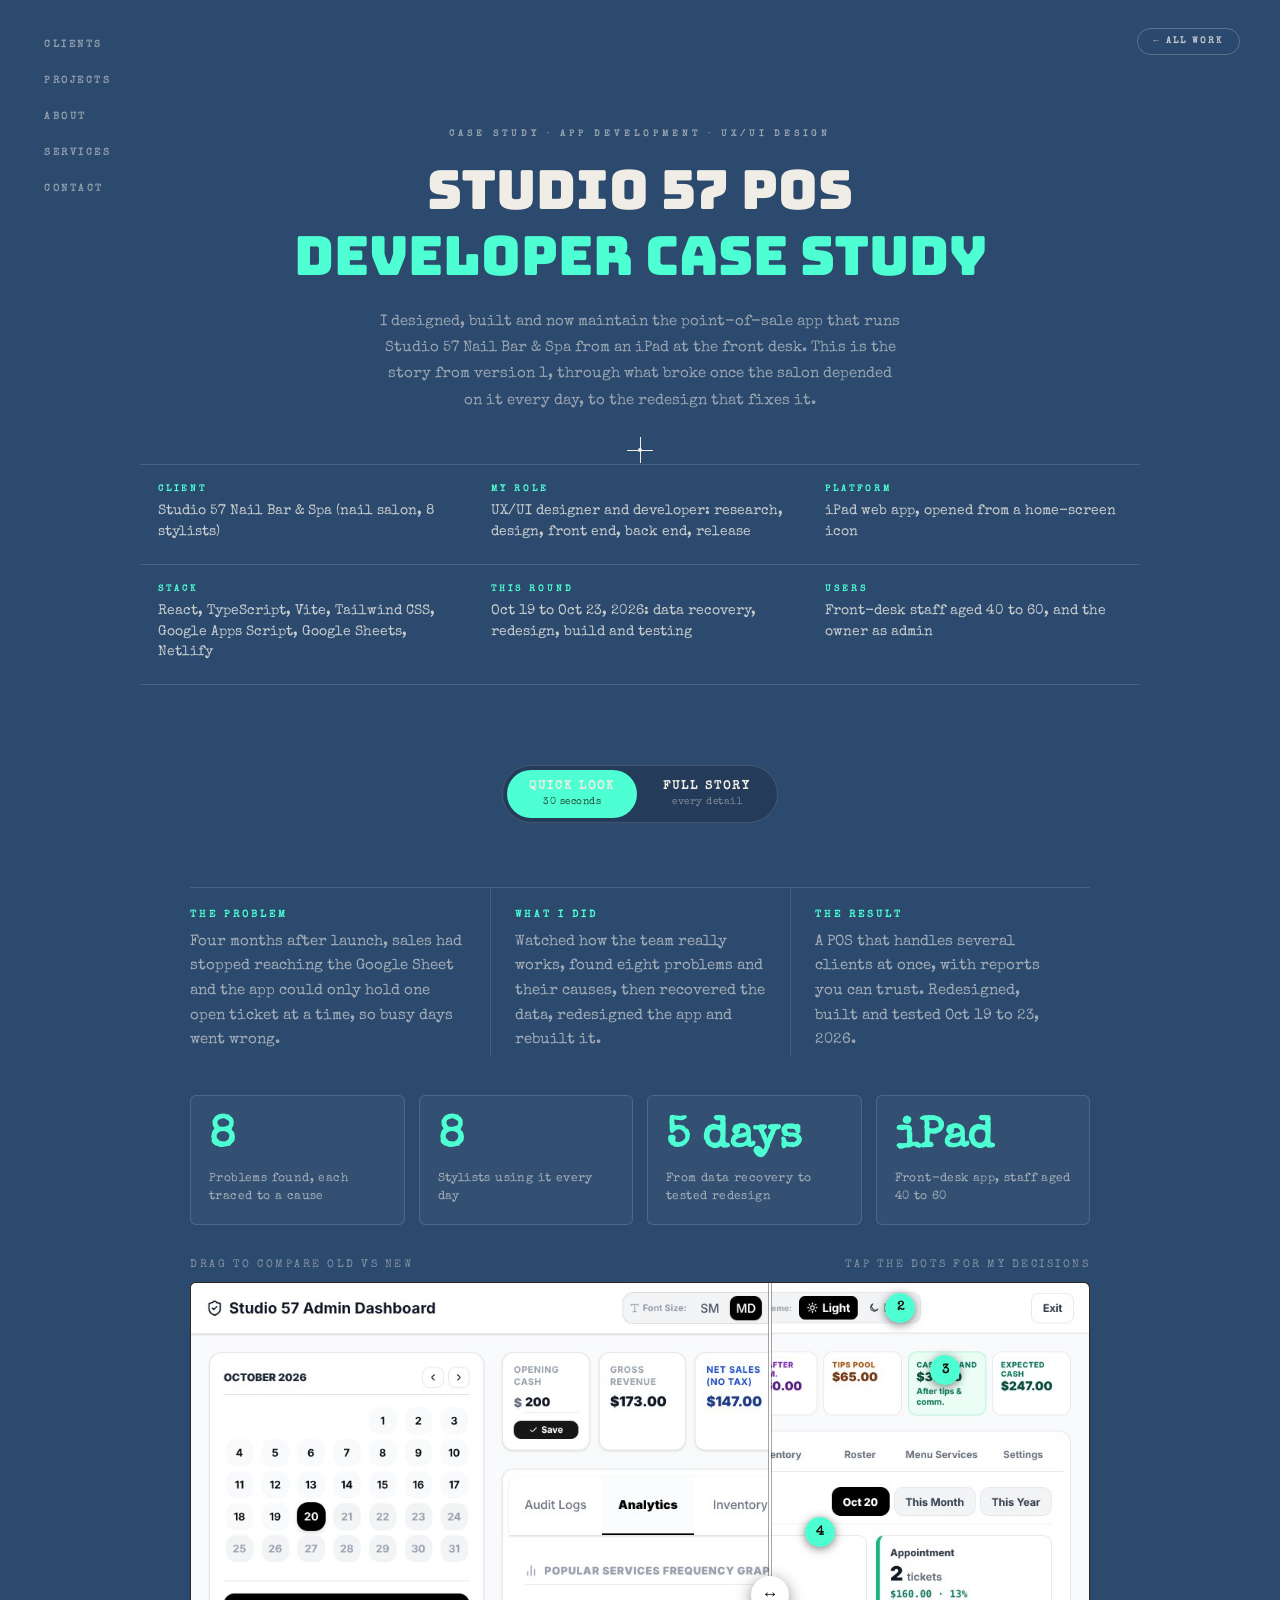
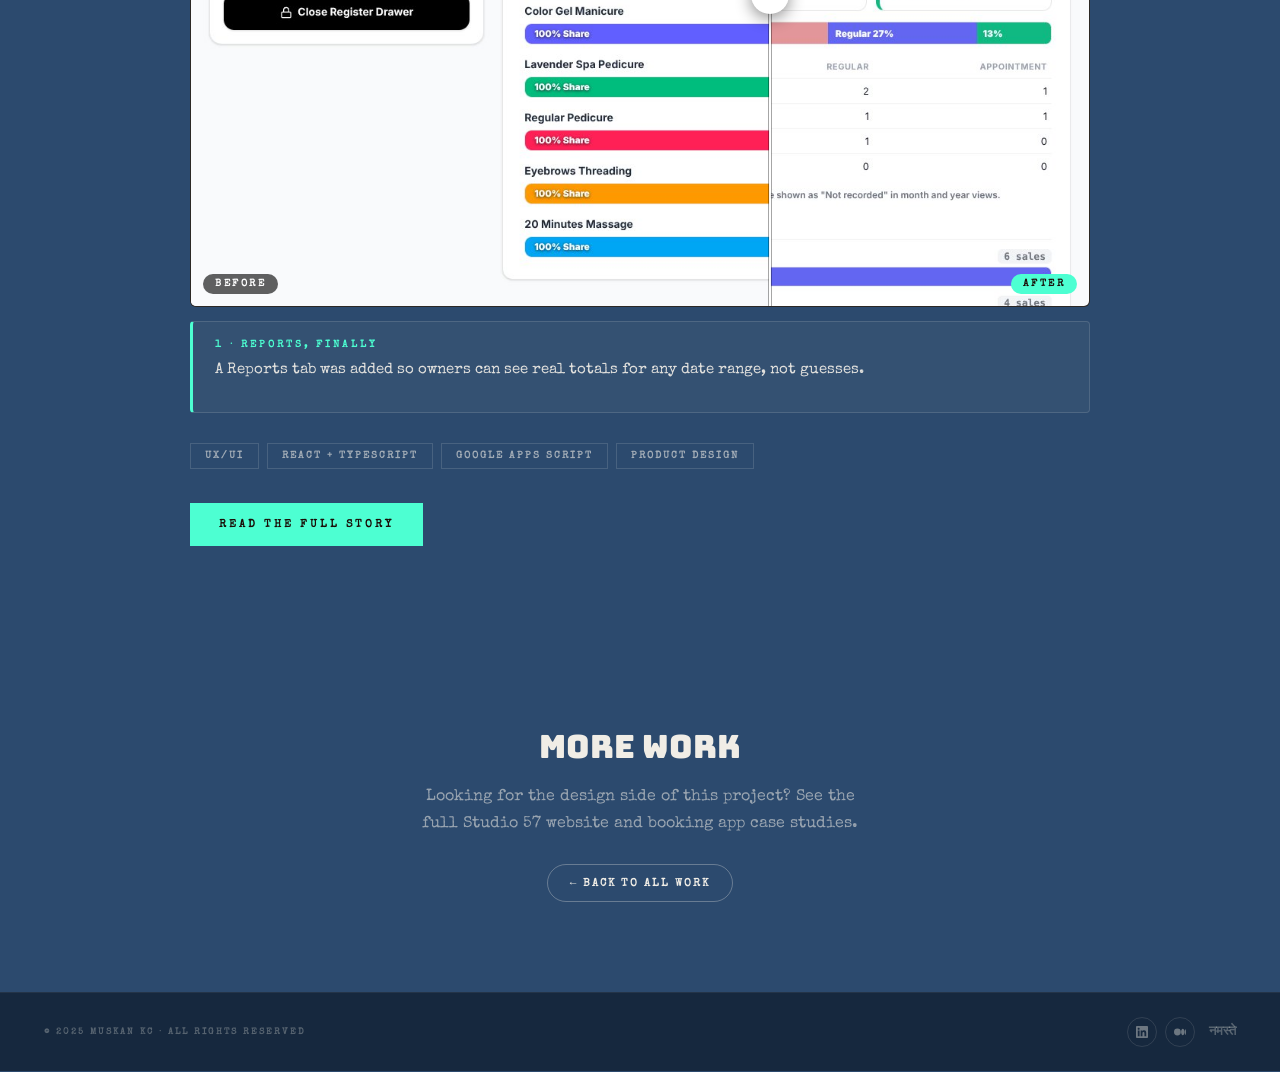
<file: studio57-developer.html>
<!DOCTYPE html>
<html lang="en">
<head>
<meta charset="UTF-8">
<meta name="viewport" content="width=device-width, initial-scale=1.0">
<title>Studio 57 POS Case Study | Muskan KC</title>
<link rel="preconnect" href="https://fonts.googleapis.com">
<link href="https://fonts.googleapis.com/css2?family=Fraunces:ital,opsz,wght@0,9..144,100..900;1,9..144,100..900&family=Noto+Sans+Devanagari:wght@400;700&display=swap" rel="stylesheet">
<link href="https://api.fontshare.com/v2/css?f[]=cabinet-grotesk@400,500,700,800&display=swap" rel="stylesheet">
<style>
*,*::before,*::after{ margin:0; padding:0; box-sizing:border-box; }
html{ scroll-behavior:smooth; }
:root{ --bg:#2C4A6E; --bg2:#1f3855; --ink:#f0ede6; --dim:rgba(240,237,230,.55); --dim2:rgba(240,237,230,.3); --line:rgba(240,237,230,.14); --teal:#4DFFD2; --pink:#e58aa8; }
body{ background:var(--bg); color:var(--ink); font-family:'Cabinet Grotesk',sans-serif; cursor:none; }
a,button{ cursor:none; }
#cur{ position:fixed; z-index:9999; pointer-events:none; width:26px; height:26px; transform:translate(-50%,-50%); }
#cur::before,#cur::after{ content:''; position:absolute; background:var(--ink); }
#cur::before{ left:0;right:0;top:50%;height:1px; } #cur::after{ top:0;bottom:0;left:50%;width:1px; }
#cur-dot{ position:fixed; z-index:10000; pointer-events:none; width:4px; height:4px; border-radius:50%; background:var(--ink); transform:translate(-50%,-50%); }
body.cl #cur::before,body.cl #cur::after,body.cl #cur-dot{ background:var(--teal); }
@media (hover:none){ body,a,button{ cursor:auto; } #cur,#cur-dot{ display:none; } }

nav{ position:fixed; top:36px; left:44px; z-index:500; }
.n-links{ list-style:none; display:flex; flex-direction:column; gap:20px; }
.n-links a{ font-size:10px; font-weight:700; letter-spacing:2.5px; text-transform:uppercase; color:rgba(240,237,230,.5); text-decoration:none; }
.n-links a:hover{ color:#fff; }
.cs-topbar{ position:fixed; top:32px; right:40px; z-index:500; }
.cs-back-pill{ font-size:9px; font-weight:700; letter-spacing:2px; text-transform:uppercase; color:rgba(240,237,230,.8); text-decoration:none; border:1.5px solid rgba(240,237,230,.25); padding:8px 16px; border-radius:20px; background:rgba(44,74,110,.6); backdrop-filter:blur(6px); }
.cs-back-pill:hover{ border-color:var(--teal); color:var(--teal); }
@media (max-width:760px){ nav,.cs-topbar{ display:none; } }

.wrap{ max-width:1000px; margin:0 auto; padding:0 6vw; }
.cs-hero{ padding:130px 6vw 40px; text-align:center; }
.cs-eyebrow{ font-size:9px; font-weight:700; letter-spacing:4px; text-transform:uppercase; color:var(--dim); margin-bottom:18px; }
.cs-hero h1{ font-family:'Fraunces',serif; font-weight:800; font-style:italic; font-size:clamp(36px,6.4vw,76px); line-height:1; letter-spacing:-2px; margin:0 auto 20px; max-width:820px; }
.cs-hero h1 em{ color:var(--teal); font-weight:200; }
.cs-hero p{ font-size:15px; line-height:1.75; color:var(--dim); max-width:520px; margin:0 auto; }

.meta{ display:grid; grid-template-columns:repeat(3,1fr); gap:0; max-width:1000px; margin:50px auto 0; border-top:1px solid var(--line); }
.meta{ text-align:left; }
.meta > div{ padding:20px 18px; border-bottom:1px solid var(--line); }
.meta .k{ font-size:9px; font-weight:700; letter-spacing:3px; text-transform:uppercase; color:var(--teal); margin-bottom:8px; }
.meta .v{ font-size:13.5px; line-height:1.55; color:rgba(240,237,230,.8); }
@media (max-width:760px){ .meta{ grid-template-columns:1fr 1fr; } }

section.cs{ padding:90px 0 20px; }
.sec-tag{ font-size:9px; font-weight:700; letter-spacing:4px; text-transform:uppercase; color:var(--teal); margin-bottom:14px; }
section.cs h2{ font-family:'Fraunces',serif; font-weight:800; font-style:italic; font-size:clamp(28px,4.2vw,50px); line-height:1.05; letter-spacing:-1px; margin-bottom:22px; max-width:760px; }
section.cs > .wrap > p, .lede{ font-size:15.5px; line-height:1.8; color:rgba(240,237,230,.7); max-width:680px; margin-bottom:18px; }

.parts{ display:grid; grid-template-columns:repeat(3,1fr); gap:18px; margin:26px 0 8px; }
.part{ border-top:2px solid var(--teal); padding-top:14px; }
.part b{ font-family:'Fraunces',serif; font-style:italic; font-size:20px; display:block; margin-bottom:6px; }
.part span{ font-size:13.5px; line-height:1.65; color:var(--dim); }
@media (max-width:760px){ .parts{ grid-template-columns:1fr; } }

.shots{ display:grid; grid-template-columns:repeat(auto-fit,minmax(280px,1fr)); gap:18px; margin:30px 0 10px; align-items:start; }
.shots.cols-1{ grid-template-columns:minmax(0,640px); }
.shot{ position:relative; background:var(--bg2); border:1px solid var(--line); border-radius:6px; padding:10px; }
.shot img{ width:100%; display:block; border-radius:3px; background:#fff; }
.shot.portrait img{ max-width:300px; margin:0 auto; }
.shot figcaption{ font-size:11.5px; line-height:1.5; color:var(--dim); margin-top:10px; padding:0 4px 4px; }
.shot-tag{ position:absolute; top:-10px; left:14px; z-index:2; font-size:9px; font-weight:800; letter-spacing:2px; text-transform:uppercase; background:var(--ink); color:#1d3552; padding:4px 10px; border-radius:20px; }

.tbl-wrap{ overflow-x:auto; margin:30px 0 10px; border:1px solid var(--line); border-radius:6px; }
table{ width:100%; border-collapse:collapse; min-width:640px; }
th{ text-align:left; font-size:9px; font-weight:700; letter-spacing:3px; text-transform:uppercase; color:var(--teal); padding:14px 16px; border-bottom:1px solid var(--line); background:rgba(0,0,0,.12); }
td{ padding:14px 16px; font-size:13.5px; line-height:1.55; color:rgba(240,237,230,.78); border-bottom:1px solid var(--line); vertical-align:top; }
td:first-child{ color:var(--ink); font-weight:700; }
tr:last-child td{ border-bottom:0; }

ol.steps{ list-style:none; counter-reset:s; margin:26px 0 14px; max-width:720px; }
ol.steps li{ counter-increment:s; position:relative; padding:0 0 22px 56px; font-size:15px; line-height:1.75; color:rgba(240,237,230,.72); }
ol.steps li::before{ content:counter(s); position:absolute; left:0; top:-2px; width:36px; height:36px; border-radius:50%; border:1.5px solid var(--teal); color:var(--teal); font-family:'Fraunces',serif; font-weight:800; display:flex; align-items:center; justify-content:center; }
ul.dots{ list-style:none; margin:20px 0; max-width:720px; }
ul.dots li{ position:relative; padding:0 0 16px 24px; font-size:15px; line-height:1.75; color:rgba(240,237,230,.72); }
ul.dots li::before{ content:''; position:absolute; left:0; top:11px; width:8px; height:8px; border-radius:50%; background:var(--teal); }
b{ color:var(--ink); }

.feedback{ display:grid; grid-template-columns:1fr 1fr; gap:18px; margin:30px 0 0; }
.quote{ border-left:2px solid var(--teal); padding:6px 0 6px 20px; }
.quote q{ font-family:'Fraunces',serif; font-style:italic; font-weight:700; font-size:22px; line-height:1.25; display:block; margin-bottom:10px; quotes:"“" "”"; }
.quote span{ font-size:13.5px; line-height:1.7; color:var(--dim); }
@media (max-width:760px){ .feedback{ grid-template-columns:1fr; } }

.change{ margin-top:70px; padding-top:30px; border-top:1px solid var(--line); }
.change-head{ display:flex; align-items:baseline; gap:18px; margin-bottom:22px; }
.change-n{ font-family:'Fraunces',serif; font-weight:200; font-size:44px; color:var(--teal); line-height:1; }
.change h3{ font-family:'Fraunces',serif; font-weight:800; font-style:italic; font-size:clamp(22px,2.8vw,32px); letter-spacing:-.5px; }
.why-what{ display:grid; grid-template-columns:1fr 1fr; gap:34px; }
.lab{ font-size:9px; font-weight:700; letter-spacing:3px; text-transform:uppercase; color:var(--dim2); margin-bottom:8px; }
.lab.teal{ color:var(--teal); }
.why-what p{ font-size:14.5px; line-height:1.78; color:rgba(240,237,230,.72); }
@media (max-width:760px){ .why-what{ grid-template-columns:1fr; gap:18px; } }

.stats{ display:grid; grid-template-columns:repeat(3,1fr); gap:18px; margin:30px 0; }
.stat{ border-top:2px solid var(--teal); padding-top:14px; }
.stat .n{ font-family:'Fraunces',serif; font-weight:800; font-style:italic; font-size:clamp(40px,6vw,70px); line-height:1; letter-spacing:-2px; }
.stat .d{ font-size:13.5px; line-height:1.6; color:var(--dim); margin-top:8px; }
@media (max-width:760px){ .stats{ grid-template-columns:1fr; } }
.lessons{ display:grid; grid-template-columns:1fr 1fr; gap:26px 34px; margin-top:20px; }
.lesson h4{ font-family:'Fraunces',serif; font-style:italic; font-weight:800; font-size:20px; margin-bottom:6px; }
.lesson p{ font-size:14px; line-height:1.7; color:var(--dim); }
@media (max-width:760px){ .lessons{ grid-template-columns:1fr; } }
.note{ margin-top:36px; font-size:12.5px; color:var(--dim2); letter-spacing:.3px; }

.cs-outro{ text-align:center; padding:110px 6vw 90px; }
.cs-outro h3{ font-family:'Fraunces',serif; font-weight:800; font-style:italic; font-size:clamp(28px,4vw,48px); margin-bottom:16px; }
.cs-outro p{ color:var(--dim); max-width:460px; margin:0 auto; line-height:1.7; }
.cs-back{ display:inline-flex; margin-top:26px; font-size:11px; font-weight:700; letter-spacing:2px; text-transform:uppercase; color:var(--ink); text-decoration:none; border:1.5px solid rgba(240,237,230,.3); padding:12px 22px; border-radius:30px; }
.cs-back:hover{ border-color:var(--teal); color:var(--teal); }

.reveal{ opacity:0; transform:translateY(24px); transition:opacity .7s ease, transform .7s ease; }
.reveal.in{ opacity:1; transform:none; }

footer{ padding:24px 44px; background:#16283e; display:flex; align-items:center; justify-content:space-between; border-top:1px solid rgba(240,237,230,.06); }
.ft-l{ font-size:9px; font-weight:700; letter-spacing:2px; text-transform:uppercase; color:rgba(240,237,230,.3); }
.ft-r{ display:flex; align-items:center; gap:14px; }
.ft-n{ font-family:'Noto Sans Devanagari',sans-serif; font-size:13px; font-weight:700; color:rgba(240,237,230,.3); }
.footer-socials{ display:flex; gap:8px; }
.footer-socials a{ width:30px; height:30px; display:flex; align-items:center; justify-content:center; border:1.5px solid rgba(240,237,230,.12); border-radius:50%; text-decoration:none; }
.footer-socials svg{ width:12px; height:12px; fill:rgba(240,237,230,.4); }
@media (max-width:760px){ footer{ flex-direction:column; gap:12px; padding:24px; } }

.scrolly{ display:flex; max-width:1400px; margin:0 auto; position:relative; }
.scrolly-sticky{ flex:0 0 56%; position:sticky; top:0; height:100vh; display:flex; align-items:center; justify-content:center; overflow:hidden; padding:0 2vw 0 150px; }
.scrolly-steps{ flex:0 0 44%; padding:0 6vw 0 2vw; }
.step{ min-height:100vh; display:flex; flex-direction:column; justify-content:center; padding:70px 0; opacity:.22; transition:opacity .45s ease; }
.step.active{ opacity:1; }
.step-tag{ font-size:9px; font-weight:700; letter-spacing:4px; text-transform:uppercase; color:var(--teal); margin-bottom:16px; }
.step h2{ font-family:'Fraunces',serif; font-weight:800; font-style:italic; font-size:clamp(28px,3.2vw,44px); line-height:1.05; margin:0 0 18px; letter-spacing:-1px; }
.step p{ font-size:14.5px; line-height:1.75; color:rgba(240,237,230,.68); max-width:460px; margin-bottom:12px; }
.step .lab{ margin-top:6px; } .step .lab + p{ margin-bottom:14px; }
.step ol.steps{ margin:14px 0 8px; } .step ol.steps li{ font-size:14px; padding-bottom:16px; }
.step ul.dots{ margin:10px 0; } .step ul.dots li{ font-size:14px; padding-bottom:12px; line-height:1.65; }
.step .quote{ margin:14px 0; max-width:460px; } .step .quote q{ font-size:19px; }
.stage{ position:relative; width:100%; height:78vh; }
.pane{ position:absolute; inset:0; display:flex; align-items:center; justify-content:center; pointer-events:none; }
.pane.on{ pointer-events:auto; }
.cards{ position:relative; width:100%; height:100%; }
.card{ position:absolute; margin:0; background:var(--bg2); border:1px solid var(--line); border-radius:8px; padding:8px; box-shadow:0 30px 70px rgba(0,0,0,.45); width:68%; opacity:0; transform:translateY(60px) scale(.9) rotate(var(--r,0deg)); transition:opacity .6s ease var(--d), transform .8s cubic-bezier(.2,.9,.3,1.2) var(--d); }
.pane.on .card{ opacity:1; transform:translate(var(--x,0),var(--y,0)) scale(1) rotate(var(--r,0deg)); }
.card img{ width:100%; display:block; border-radius:4px; background:#fff; max-height:56vh; object-fit:contain; }
.card figcaption{ font-size:11px; line-height:1.4; color:var(--dim); margin-top:8px; padding:0 3px 2px; }
.card .shot-tag{ position:absolute; top:-10px; left:12px; z-index:3; font-size:9px; font-weight:800; letter-spacing:2px; text-transform:uppercase; background:var(--ink); color:#1d3552; padding:4px 10px; border-radius:20px; }
.cards.n1 .card{ width:84%; top:50%; left:50%; --x:-50%; --y:-50%; transform:translate(-50%,-38%) scale(.9); }
.cards.n1 .card.portrait{ width:46%; }
.pane.on .cards.n1 .card{ transform:translate(-50%,-50%); }
.cards.n2 .c0{ top:2%; left:0; --r:-2.5deg; width:60%; z-index:1; } .cards.n2 .c1{ bottom:0; right:0; --r:2deg; width:62%; z-index:2; }
.cards.n3 .c0{ top:0; left:0; --r:-3deg; width:56%; z-index:1; } .cards.n3 .c1{ top:20%; right:0; --r:2.5deg; width:56%; z-index:2; } .cards.n3 .c2{ bottom:0; left:12%; --r:-1deg; width:56%; z-index:3; }
.cards.n4 .c0{ top:0; left:0; --r:-2deg; width:46%; } .cards.n4 .c1{ top:4%; right:0; --r:2deg; width:46%; z-index:2; } .cards.n4 .c2{ bottom:0; left:2%; --r:1.5deg; width:46%; z-index:3; } .cards.n4 .c3{ bottom:2%; right:2%; --r:-2deg; width:46%; z-index:4; }
.cards.n3 .portrait, .cards.n4 .portrait{ width:34%; }
.cards.n3 .card figcaption,.cards.n4 .card figcaption{ display:none; }
.cards.n3 .card img, .cards.n4 .card img{ max-height:30vh; } .cards.n2 .card img{ max-height:36vh; }
.cards .card.portrait img{ max-height:46vh; }
.bigstat{ text-align:center; }
.bs-n{ font-family:'Fraunces',serif; font-weight:800; font-style:italic; font-size:clamp(60px,9vw,130px); line-height:1; letter-spacing:-3px; color:var(--teal); transform:scale(.85); opacity:0; transition:all .8s cubic-bezier(.2,.9,.3,1.2); }
.bs-n small{ font-size:.28em; letter-spacing:0; color:var(--ink); font-weight:300; }
.bs-d{ max-width:360px; margin:16px auto 0; font-size:14px; line-height:1.7; color:var(--dim); opacity:0; transition:opacity .8s .25s; }
.pane.on .bs-n{ transform:none; opacity:1; } .pane.on .bs-d{ opacity:1; }
.progress-dots{ position:absolute; left:22px; top:50%; transform:translateY(-50%); display:flex; flex-direction:column; gap:10px; z-index:5; }
.progress-dots div{ width:6px; height:6px; border-radius:50%; background:var(--dim2); transition:background .3s, transform .3s; }
.progress-dots div.on{ background:var(--teal); transform:scale(1.5); box-shadow:0 0 8px rgba(77,255,210,.5); }
@media (max-width:900px){
  .scrolly{ flex-direction:column; }
  .scrolly-sticky{ position:sticky; top:0; flex:none; width:100%; height:46vh; padding:12px 6vw; z-index:2; background:var(--bg); }
  .scrolly-steps{ flex:none; width:100%; padding:0 6vw; }
  .step{ min-height:70vh; padding:40px 0; }
  .stage{ height:100%; } .card img{ max-height:30vh !important; } .cards.n1 .card.portrait{ width:40%; } .progress-dots{ display:none; }
  .cards.n1 .card{ width:70%; } .cards .card{ padding:5px; } .card figcaption{ display:none; }
}
@media (max-width:760px){ .tbl-wrap{ border:0; overflow:visible; } table,thead,tbody,tr,td{ display:block; min-width:0; width:100%; } thead{ display:none; } tr{ border:1px solid var(--line); border-radius:8px; margin-bottom:14px; padding:6px 0; background:rgba(0,0,0,.1); } td{ border:0; padding:8px 16px; } td:nth-child(2)::before,td:nth-child(3)::before{ display:block; font-size:9px; font-weight:700; letter-spacing:3px; text-transform:uppercase; color:var(--teal); margin-bottom:3px; } td:nth-child(2)::before{ content:'Why it happened'; } td:nth-child(3)::before{ content:'Impact'; } }
.tbl-sec{ padding:80px 0 60px; } .tbl-sec .wrap{ max-width:1100px; }
.tbl-sec h2{ font-family:'Fraunces',serif; font-weight:800; font-style:italic; font-size:clamp(26px,3.6vw,42px); letter-spacing:-1px; margin-bottom:24px; }
.lessons-sec{ padding:80px 0 20px; } .lessons-sec .wrap{ max-width:1000px; }
</style>
<link href="https://fonts.googleapis.com/css2?family=Bungee&family=Special+Elite&display=swap" rel="stylesheet"><style id="case-fonts">
/* ═══ case-fonts — same type as the home screen: Bungee headlines, Special Elite text ═══ */
body,body *{font-family:'Special Elite',monospace !important}
h1,h2,h3,h4,.cs-h,.hero-title,.cta-h,.cs-pull,.bs-n,.num,.pname,.cs-num,.fc-title,.step-t,.pn-n{font-family:'Bungee',cursive !important;font-style:normal !important;font-weight:400 !important;letter-spacing:0 !important;overflow-wrap:break-word}
h1 *,h2 *,h3 *,h4 *,.hero-title *,.cs-h *,.cta-h *,.cs-pull *{font-family:'Bungee',cursive !important;font-style:normal !important;font-weight:400 !important;letter-spacing:0 !important}
h1,.hero-title{font-size:clamp(26px,4.4vw,54px) !important;line-height:1.22 !important}
h2,.cs-h,.step h2{font-size:clamp(19px,2.3vw,30px) !important;line-height:1.3 !important}
h3,.cta-h,.cs-outro h3{font-size:clamp(18px,2.6vw,32px) !important;line-height:1.3 !important}
h4,.step-t,.pname{font-size:clamp(14px,1.5vw,18px) !important;line-height:1.35 !important}
.cs-pull{font-size:clamp(17px,2vw,26px) !important;line-height:1.45 !important}
.bs-n{font-size:clamp(44px,7vw,100px) !important}
.num{font-size:clamp(20px,2.4vw,30px) !important}
@media (max-width:600px){
  h1,.hero-title{font-size:clamp(22px,7vw,32px) !important}
  h2,.cs-h,.step h2{font-size:clamp(17px,5vw,23px) !important}
  h3,.cta-h,.cs-outro h3{font-size:clamp(17px,5.4vw,24px) !important}
  .cs-pull{font-size:clamp(15px,4.4vw,19px) !important}
  .bs-n{font-size:clamp(38px,12vw,60px) !important}
  .num{font-size:clamp(18px,5.6vw,24px) !important}
  p,li,td,th,figcaption{font-size:max(12.5px,1em)}
  .nav-back,.nav-visit{position:absolute !important;background:rgba(0,0,0,.6) !important;-webkit-backdrop-filter:blur(8px);backdrop-filter:blur(8px)}
}
</style><link rel="stylesheet" href="quicklook.css">
<style>:root{--ql-acc:#4DFFD2}</style>
</head><body>
<div id="cur"></div><div id="cur-dot"></div>
<nav>
  <ul class="n-links">
    <li><a href="index.html#client-intro">Clients</a></li>
    <li><a href="index.html#flip-track">Projects</a></li>
    <li><a href="index.html#about">About</a></li>
    <li><a href="index.html#what-i-do">Services</a></li>
    <li><a href="index.html#contact">Contact</a></li>
  </ul>
</nav>
<div class="cs-topbar"><a href="index.html#client-intro" class="cs-back-pill">&larr; All Work</a></div>

<header class="cs-hero">
  <div class="cs-eyebrow">Case Study &middot; App Development &middot; UX/UI Design</div>
  <h1>Studio 57 POS<br><em>Developer Case Study</em></h1>
  <p>I designed, built and now maintain the point-of-sale app that runs Studio 57 Nail Bar &amp; Spa from an iPad at the front desk. This is the story from version 1, through what broke once the salon depended on it every day, to the redesign that fixes it.</p>
  <div class="meta">
    <div><div class="k">Client</div><div class="v">Studio 57 Nail Bar &amp; Spa (nail salon, 8 stylists)</div></div>
    <div><div class="k">My role</div><div class="v">UX/UI designer and developer: research, design, front end, back end, release</div></div>
    <div><div class="k">Platform</div><div class="v">iPad web app, opened from a home-screen icon</div></div>
    <div><div class="k">Stack</div><div class="v">React, TypeScript, Vite, Tailwind CSS, Google Apps Script, Google Sheets, Netlify</div></div>
    <div><div class="k">This round</div><div class="v">Oct 19 to Oct 23, 2026: data recovery, redesign, build and testing</div></div>
    <div><div class="k">Users</div><div class="v">Front-desk staff aged 40 to 60, and the owner as admin</div></div>
  </div>
</header>
<div class="ql-switch-wrap" style="text-align:center;padding:0 20px"><div class="ql-switch" role="group" aria-label="How do you want to read this project?">
  <button type="button" data-mode="quick" aria-pressed="true"><b>Quick look</b><span>30 seconds</span></button>
  <button type="button" data-mode="full" aria-pressed="false"><b>Full story</b><span>every detail</span></button>
</div></div>
<section class="cs ql">
  <div class="ql-facts"><div><div class="k">The problem</div><p>Four months after launch, sales had stopped reaching the Google Sheet and the app could only hold one open ticket at a time, so busy days went wrong.</p></div><div><div class="k">What I did</div><p>Watched how the team really works, found eight problems and their causes, then recovered the data, redesigned the app and rebuilt it.</p></div><div><div class="k">The result</div><p>A POS that handles several clients at once, with reports you can trust. Redesigned, built and tested Oct 19 to 23, 2026.</p></div></div><div class="ql-stats"><div><b>8</b><span>Problems found, each traced to a cause</span></div><div><b>8</b><span>Stylists using it every day</span></div><div><b>5 days</b><span>From data recovery to tested redesign</span></div><div><b>iPad</b><span>Front-desk app, staff aged 40 to 60</span></div></div><div class="ql-hint"><span>Drag to compare old vs new</span><span>Tap the dots for my decisions</span></div>
  <div class="ql-ba" style="--ar:1180/820"><img class="ql-after" src="assets/studio57-pos/ql-after.jpg" alt="The new admin dashboard" loading="lazy" draggable="false"><img class="ql-before" src="assets/studio57-pos/ql-before.jpg" alt="The old admin dashboard" loading="lazy" draggable="false"><span class="ql-tag b">Before</span><span class="ql-tag a">After</span><div class="ql-handle"></div><button type="button" class="ql-dot" style="left:57%;top:27%" data-t="Reports, finally" data-d="A Reports tab was added so owners can see real totals for any date range, not guesses.">1</button><button type="button" class="ql-dot" style="left:79%;top:4%" data-t="Light and dark theme" data-d="Front-desk staff asked for comfort in different lighting, so a theme switch sits next to font size.">2</button><button type="button" class="ql-dot" style="left:84%;top:14%" data-t="Cash in hand" data-d="The opening-cash tile now shows where the number came from, instead of a hard-coded $200 every morning.">3</button><button type="button" class="ql-dot" style="left:70%;top:40%" data-t="Client types" data-d="Walk-in, regular and appointment tickets are counted per stylist, so the owner sees how the day was really made.">4</button></div>
  <div class="ql-note"><b></b><p></p></div><div class="ql-chips"><span>UX/UI</span><span>React + TypeScript</span><span>Google Apps Script</span><span>Product design</span></div><div class="ql-cta"><button type="button" class="solid" data-go-full>Read the full story</button></div>
</section>

<div class="ql-full">
<div class="scrolly" id="s1"><div class="progress-dots"></div><div class="scrolly-sticky"><div class="stage"><div class="pane" data-i="0"><div class="cards n3"><figure class="card c0 n3" style="--d:0.0s"><img src="assets/studio57-pos/v1-login.png" alt="Version 1 login: black lock screen with logo and keypad"><figcaption>Version 1 login: black lock screen with logo and keypad</figcaption></figure><figure class="card c1 n3" style="--d:0.16s"><img src="assets/studio57-pos/v1-pos.png" alt="Version 1 employee POS: one ticket, stylist chosen from dropdowns"><figcaption>Version 1 employee POS: one ticket, stylist chosen from dropdowns</figcaption></figure><figure class="card c2 n3" style="--d:0.32s"><img src="assets/studio57-pos/v1-admin.png" alt="Version 1 admin dashboard: calendar, six totals and the audit log"><figcaption>Version 1 admin dashboard: calendar, six totals and the audit log</figcaption></figure></div></div><div class="pane" data-i="1"><div class="cards n1"><figure class="card c0 n1 portrait" style="--d:0.0s"><span class="shot-tag">Version 1</span><img src="assets/studio57-pos/v1-upright.png" alt="Version 1 on an upright iPad: tabs run into each other and the table is cut off"><figcaption>Version 1 on an upright iPad: tabs run into each other and the table is cut off</figcaption></figure></div></div></div></div><div class="scrolly-steps"><div class="step" data-i="0"><div class="step-tag">01 — Version 1</div><h2>What I built<br>and launched</h2><p>The first version replaced paper tickets with an iPad app: staff log in with a PIN, ring up services, and every sale is sent to a Google Sheet. I designed it in Figma, built it in React, and connected it to a Google Apps Script that stores the data in Google Sheets.</p><ul class="dots"><li><b>PIN login.</b> A black lock screen with the salon’s logo and a large keypad. Staff and admin each have a 4-digit code.</li><li><b>Employee POS.</b> Service menu on the left, live receipt on the right: pick a main stylist, add services and polish colors, choose payment and tip, then log the ticket.</li><li><b>Admin dashboard.</b> A calendar, six daily totals and tabs for audit logs, analytics, inventory, staff, the menu and settings.</li></ul><p>Version 1 worked well for one stylist and one client at a time. The cracks showed once the whole team used it on busy days.</p></div><div class="step" data-i="1"><div class="step-tag">02 — Real use</div><h2>What happened once the salon used it every day</h2><p>About four months of real use showed that the app’s biggest problem was invisible: sales had stopped reaching the Google Sheet, so the business records were incomplete. Everything else came from watching how the team actually works, several stylists and clients at the same time.</p><p>The full list is below.</p></div></div></div>
<section class="tbl-sec"><div class="wrap"><div class="sec-tag reveal">What we saw at the salon</div><h2 class="reveal">Eight problems, eight causes</h2><div class="tbl-wrap reveal"><table><thead><tr><th>What we saw at the salon</th><th>Why it happened</th><th>Impact</th></tr></thead><tbody><tr><td>The Google Sheet stopped showing new sales</td><td>Each day was saved in the script’s private settings, which have a size limit; it was about 80% full</td><td>The owner asked for every transaction to date and the Sheet couldn’t provide it</td></tr><tr><td>Two stylists working at once got in each other’s way</td><td>The app held only one open ticket</td><td>One stylist waited, or kept services in her head until the other checked out</td></tr><tr><td>Opening cash showed $200 every morning</td><td>The server sent $200 for any day not saved yet, overriding the carried-forward amount</td><td>The admin retyped it daily; when they forgot, cash totals were wrong</td></tr><tr><td>Monthly and quarterly reports didn’t match reality</td><td>They multiplied today’s figures instead of adding up real tickets</td><td>No trustworthy report for any date range</td></tr><tr><td>A forgotten ticket stayed forgotten</td><td>Past days could be viewed but not added to</td><td>Missed sales never reached the books</td></tr><tr><td>The admin screen broke on an upright iPad</td><td>The layout assumed a wide screen</td><td>Tabs and cards overlapped and the table was cut off</td></tr><tr><td>I got locked out</td><td>The salon changed the passcodes after launch</td><td>I couldn’t get in to support them</td></tr><tr><td>Staff struggled with small text and dropdowns</td><td>The team is in their 40s to 60s</td><td>Slower checkout and more mistakes</td></tr></tbody></table></div></div></section>
<div class="scrolly" id="s2"><div class="progress-dots"></div><div class="scrolly-sticky"><div class="stage"><div class="pane" data-i="0"><div class="bigstat"><div class="bs-n">398,640<small> / 500,000</small></div><div class="bs-d">bytes of the script’s private settings store were used, about 80% full</div></div></div><div class="pane" data-i="1"><div class="cards n3"><figure class="card c0 n3" style="--d:0.0s"><span class="shot-tag">Option A · Ticket tabs</span><img src="assets/studio57-pos/opt-a.png" alt="Ticket tabs across the top, menu on the left, receipt on the right"><figcaption>Ticket tabs across the top, menu on the left, receipt on the right</figcaption></figure><figure class="card c1 n3" style="--d:0.16s"><span class="shot-tag">Option B · Staff lanes</span><img src="assets/studio57-pos/opt-b.png" alt="Staff sidebar with each stylist’s open clients"><figcaption>Staff sidebar with each stylist’s open clients</figcaption></figure><figure class="card c2 n3" style="--d:0.32s"><span class="shot-tag">Option C · Ticket board</span><img src="assets/studio57-pos/opt-c.png" alt="A board of open-ticket cards"><figcaption>A board of open-ticket cards</figcaption></figure></div></div><div class="pane" data-i="2"><div class="cards n1"><figure class="card c0 n1" style="--d:0.0s"><span class="shot-tag">After</span><img src="assets/studio57-pos/new-start.png" alt="“Who is this ticket for?” with stylist tiles and client type"><figcaption>“Who is this ticket for?” with stylist tiles and client type</figcaption></figure></div></div><div class="pane" data-i="3"><div class="cards n2"><figure class="card c0 n2" style="--d:0.0s"><span class="shot-tag">Before</span><img src="assets/studio57-pos/v1-pos.png" alt="One ticket, stylist dropdowns"><figcaption>One ticket, stylist dropdowns</figcaption></figure><figure class="card c1 n2" style="--d:0.16s"><span class="shot-tag">After</span><img src="assets/studio57-pos/new-tabs.png" alt="Open-ticket tabs, pink added services and the receipt"><figcaption>Open-ticket tabs, pink added services and the receipt</figcaption></figure></div></div><div class="pane" data-i="4"><div class="cards n1"><figure class="card c0 n1" style="--d:0.0s"><span class="shot-tag">After</span><img src="assets/studio57-pos/new-doneby.png" alt="“Who did this service?” picker"><figcaption>“Who did this service?” picker</figcaption></figure></div></div><div class="pane" data-i="5"><div class="cards n2"><figure class="card c0 n2" style="--d:0.0s"><span class="shot-tag">After</span><img src="assets/studio57-pos/new-checkout.png" alt="Checkout with payment, discount and tip"><figcaption>Checkout with payment, discount and tip</figcaption></figure><figure class="card c1 n2" style="--d:0.16s"><span class="shot-tag">After</span><img src="assets/studio57-pos/new-logged.png" alt="“Transaction Logged” with “Saved to Google Sheet ✓”"><figcaption>“Transaction Logged” with “Saved to Google Sheet ✓”</figcaption></figure></div></div><div class="pane" data-i="6"><div class="cards n2"><figure class="card c0 n2" style="--d:0.0s"><span class="shot-tag">Before</span><img src="assets/studio57-pos/v1-admin.png" alt="The audit log as one table"><figcaption>The audit log as one table</figcaption></figure><figure class="card c1 n2" style="--d:0.16s"><span class="shot-tag">After</span><img src="assets/studio57-pos/new-audit.png" alt="Audit logs by stylist, one ticket open for editing"><figcaption>Audit logs by stylist, one ticket open for editing</figcaption></figure></div></div><div class="pane" data-i="7"><div class="cards n1"><figure class="card c0 n1" style="--d:0.0s"><span class="shot-tag">After</span><img src="assets/studio57-pos/new-missed.png" alt="A past day with an added ticket marked “Added later by admin”"><figcaption>A past day with an added ticket marked “Added later by admin”</figcaption></figure></div></div><div class="pane" data-i="8"><div class="cards n3"><figure class="card c0 n3 portrait" style="--d:0.0s"><span class="shot-tag">Before</span><img src="assets/studio57-pos/old-close.png" alt="“Close Out Register Drawer?” with only Cancel and Proceed"><figcaption>“Close Out Register Drawer?” with only Cancel and Proceed</figcaption></figure><figure class="card c1 n3" style="--d:0.16s"><span class="shot-tag">After</span><img src="assets/studio57-pos/new-close.png" alt="Close register with a cash count and tomorrow’s opening cash"><figcaption>Close register with a cash count and tomorrow’s opening cash</figcaption></figure><figure class="card c2 n3" style="--d:0.32s"><span class="shot-tag">After</span><img src="assets/studio57-pos/new-opening.png" alt="Opening cash carried forward, with drawer history"><figcaption>Opening cash carried forward, with drawer history</figcaption></figure></div></div><div class="pane" data-i="9"><div class="cards n4"><figure class="card c0 n4" style="--d:0.0s"><span class="shot-tag">Before</span><img src="assets/studio57-pos/old-analytics.png" alt="Analytics with popular services only"><figcaption>Analytics with popular services only</figcaption></figure><figure class="card c1 n4" style="--d:0.16s"><span class="shot-tag">After</span><img src="assets/studio57-pos/new-reports.png" alt="Reports tab with date range, totals and breakdowns"><figcaption>Reports tab with date range, totals and breakdowns</figcaption></figure><figure class="card c2 n4" style="--d:0.32s"><span class="shot-tag">After</span><img src="assets/studio57-pos/new-analytics.png" alt="Analytics with client types"><figcaption>Analytics with client types</figcaption></figure><figure class="card c3 n4" style="--d:0.48s"><span class="shot-tag">After</span><img src="assets/studio57-pos/new-email.png" alt="Email a report for any date range"><figcaption>Email a report for any date range</figcaption></figure></div></div><div class="pane" data-i="10"><div class="cards n3"><figure class="card c0 n3 portrait" style="--d:0.0s"><span class="shot-tag">Before</span><img src="assets/studio57-pos/v1-upright.png" alt="Version 1 upright: tabs overlap"><figcaption>Version 1 upright: tabs overlap</figcaption></figure><figure class="card c1 n3 portrait" style="--d:0.16s"><span class="shot-tag">After</span><img src="assets/studio57-pos/new-upright.png" alt="Admin on an upright iPad"><figcaption>Admin on an upright iPad</figcaption></figure><figure class="card c2 n3" style="--d:0.32s"><span class="shot-tag">After</span><img src="assets/studio57-pos/new-dark.png" alt="The ticket screen in Dark mode"><figcaption>The ticket screen in Dark mode</figcaption></figure></div></div><div class="pane" data-i="11"><div class="bigstat"><div class="bs-n">43<small> checks</small></div><div class="bs-d">23 end-to-end checks and 20 server tests passed on a copy of the real records</div></div></div><div class="pane" data-i="12"><div class="bigstat"><div class="bs-n">823<small> tickets</small></div><div class="bs-d">recovered across 85 days, none lost or duplicated, and no storage limit left to hit</div></div></div></div></div><div class="scrolly-steps"><div class="step" data-i="0"><div class="step-tag">03 — The urgent fix</div><h2>Solving the missing<br>transactions</h2><p>I fixed the storage before touching the design, so no sale could be lost while the salon kept working.</p><ol class="steps"><li><b>Found the cause.</b> I read the whole app and the Google script, then compared the iPad’s records with the Sheet day by day. The private settings store was 398,640 of about 500,000 bytes full.</li><li><b>Saved a copy of everything.</b> A one-time script exported all 822 stored tickets from 84 days into the Sheet.</li><li><b>Moved storage into the spreadsheet.</b> I rewrote the script to keep each day in a Sheet tab, plus a readable Tickets tab with one row per ticket. Big days are split across cells, so there’s no size limit anymore. The app’s screens didn’t change, so staff never noticed.</li><li><b>Checked it in real use.</b> 85 days and 823 tickets moved, and that afternoon’s real checkouts landed straight in the Tickets tab.</li><li><b>Added a safety net.</b> A “Backup transactions” screen lets the admin compare the iPad with the Sheet and send only the missing tickets, never duplicates.</li></ol><p>That fixed the records. The rest of the list needed a redesign.</p></div><div class="step" data-i="1"><div class="step-tag">04 — Redesign</div><h2>First ideas,<br>and why one won</h2><p>The core question was how several stylists can each keep a ticket open without crowding the screen. I sketched three answers, in a new visual style at first, and showed them to the owner.</p><p>The owner picked A and asked for B’s sense of who is busy. Two pieces of feedback then shaped everything after:</p><div class="quote"><q>Keep the fonts and colors the same.</q><span>The staff already knew the app, so the final screens use version 1’s system font, grays, pink and green, and keep familiar pieces such as the receipt rows, the amber massage control and the discount box.</span></div><div class="quote"><q>Make it as big and simple as it can be.</q><span>Big tiles, one decision per screen, and strong color for whatever is selected.</span></div></div><div class="step" data-i="2"><div class="step-tag">05.1 — What changed</div><h2>Starting a ticket</h2><div class="lab">Why it changed</div><p>In version 1 the stylist was a dropdown inside the receipt, easy to skip or pick wrong, and there was no record of what kind of client it was. The owner also wanted to know how many clients are walk-ins, regulars or appointments.</p><div class="lab teal">What changed</div><p>A first screen asks “Who is this ticket for?” with big stylist tiles and a required client type. Nothing is pre-selected, so no one can tap straight through. The client’s name is optional, and “View Tickets” skips straight to the open tickets.</p></div><div class="step" data-i="3"><div class="step-tag">05.2 — What changed</div><h2>Several clients at once</h2><div class="lab">Why it changed</div><p>With one ticket at a time, a second stylist had to wait or remember her services.</p><div class="lab teal">What changed</div><p>Open tickets sit as tabs across the top, with a count badge. The active tab turns pink so it’s clear whose client you’re on. Services added turn pink with “✓ ADDED”, and each ticket saves itself on the iPad, so nothing is lost if the app closes. Tips and payment wait until checkout, because services get added while the client is still in the chair.</p></div><div class="step" data-i="4"><div class="step-tag">05.3 — What changed</div><h2>Two stylists, one client</h2><div class="lab">Why it changed</div><p>Clients often get a manicure from one stylist and a pedicure from another, and the stylist dropdowns were hard to use.</p><div class="lab teal">What changed</div><p>Each service has a “Done by ▾” button that opens the same big stylist tiles. The ticket becomes Multi-Staff, and tips and commission still split the way they always did.</p></div><div class="step" data-i="5"><div class="step-tag">05.4 — What changed</div><h2>Checking out and<br>knowing it saved</h2><div class="lab">Why it changed</div><p>Version 1 put everything on one long panel and never confirmed the sale reached the Sheet, which is how the missing records went unnoticed.</p><div class="lab teal">What changed</div><p>“Ready to check out” opens a short checkout (payment, discount, tip, LOG TICKET), then a confirm step. The receipt says “Saved to Google Sheet ✓” only once the Sheet has the ticket. Until then the ticket waits on the iPad and is sent again if needed.</p></div><div class="step" data-i="6"><div class="step-tag">05.5 — What changed</div><h2>Audit logs and<br>fixing mistakes</h2><div class="lab">Why it changed</div><p>The audit log was one long table of every ticket. To fix one stylist’s ticket, the owner had to scan everyone’s, and editing meant typing into small cells.</p><div class="lab teal">What changed</div><p>A tab per stylist with a ticket count, newest ticket first. Tapping a ticket opens it with the same receipt rows staff use, and saving changes only that one ticket, so an edit can never wipe tickets another device saved.</p></div><div class="step" data-i="7"><div class="step-tag">05.6 — What changed</div><h2>Adding a ticket someone forgot</h2><div class="lab">Why it changed</div><p>On busy days a sale sometimes wasn’t logged, and past days couldn’t be changed.</p><div class="lab teal">What changed</div><p>Pick any past day on the calendar and tap “Add a missed ticket”. It saves to that day and the Sheet, marked “Added later by admin” so it’s easy to audit.</p></div><div class="step" data-i="8"><div class="step-tag">05.7 — What changed</div><h2>Opening cash and<br>closing the register</h2><div class="lab">Why it changed</div><p>Opening cash reset to $200 every morning, and closing was a two-button popup that never asked how much cash was actually in the drawer.</p><div class="lab teal">What changed</div><p>Closing now asks for the counted cash, shows the difference from what’s expected, and says “$247.00 tomorrow’s opening cash”. The next morning starts with that amount automatically, with a drawer history to check against. A new Cash in Hand card shows the day’s own cash: cash sales minus card tips and commissions paid out of the drawer.</p></div><div class="step" data-i="9"><div class="step-tag">05.8 — What changed</div><h2>Real reports</h2><div class="lab">Why it changed</div><p>The owner asked for every transaction to date, and the old monthly figures were estimates.</p><div class="lab teal">What changed</div><p>A Reports tab with any date range, real totals, payment methods, stylists, services and every transaction, plus Download and Email Report. Analytics adds Walk-in, Regular and Appointment by day, month and year.</p></div><div class="step" data-i="10"><div class="step-tag">05.9 — What changed</div><h2>iPad upright, Dark mode and<br>access</h2><div class="lab">Why it changed</div><p>The iPad is sometimes stood upright, where version 1 overlapped. The client also asked for a dark mode. And after the salon changed its passcodes, I had no way to get in to support them.</p><div class="lab teal">What changed</div><p>On an upright iPad the calendar folds into a date bar and the tabs sit in two rows. A Light and Dark switch sits next to Font Size, and both are remembered. A developer PIN is kept only in the server’s private settings, never in the app or the Sheet.</p></div><div class="step" data-i="11"><div class="step-tag">06 — Testing</div><h2>Before it goes back<br>into the salon</h2><p>The new version had to pass one test above all: every past and present transaction stays exactly as it was.</p><ul class="dots"><li><b>Tested on the real records.</b> I ran the new app in a test browser against a simulated Google script loaded with the salon’s real 87 days and 836 tickets.</li><li><b>Walked through a full day.</b> Two tickets open at once, the app closed and reopened, a shared ticket checked out, an admin edit, a missed ticket on a past day, reports, email, closing the register, the developer PIN, an upright iPad and Dark mode.</li><li><b>Checked the money.</b> For example: Color Gel $35 + Lavender Spa $50 + 5 extra massage minutes ($5) = $90, tax on card $7.99, commission $5.</li><li><b>Checked nothing old moved.</b> Every past day was identical afterwards except the one where I added a ticket on purpose, and the iPad still held every ticket.</li><li><b>Results:</b> 23 end-to-end checks and 20 server tests passed.</li><li><b>Safe release plan.</b> The code sits on its own branch. The server update goes first because it also works with the current app. The new app goes live after closing, with a short note to staff.</li></ul></div><div class="step" data-i="12"><div class="step-tag">07 — Outcome</div><h2>Records complete,<br>redesign approved</h2><p>The salon’s records are complete again, and the redesign the owner approved fixes every problem found in real use.</p><ul class="dots"><li><b>One problem, one change.</b> Each issue from the salon floor has a matching fix: open tickets, Done by, a confirmed save, missed tickets, a counted drawer, real reports, an upright layout and a developer PIN.</li><li><b>43 checks passed</b> on a copy of the real records before anything goes live.</li></ul></div></div></div>
<section class="lessons-sec"><div class="wrap"><div class="sec-tag reveal">What I learned</div><div class="lessons"><div class="lesson reveal"><h4>Launching is the start, not the end.</h4><p>The most important problems only showed up after weeks of real use with the whole team.</p></div><div class="lesson reveal"><h4>Fix the data before the pixels.</h4><p>The most valuable work was invisible: making sure no sale could be lost.</p></div><div class="lesson reveal"><h4>Design for the people at the counter.</h4><p>For staff in their 40s to 60s, bigger targets, fewer choices per screen and clear feedback like “Saved ✓” mattered more than new features.</p></div><div class="lesson reveal"><h4>Keep what people already know.</h4><p>Keeping version 1’s fonts, colors and familiar controls made a big change feel small to the staff.</p></div></div><div class="note">To add after launch: staff feedback and any time saved at checkout, after a few weeks of use.</div></div></section>

</div><!-- /ql-full -->
<div class="cs-outro">
  <h3>More work</h3>
  <p>Looking for the design side of this project? See the full Studio 57 website and booking app case studies.</p>
  <a href="index.html#flip-track" class="cs-back">&larr; Back to all work</a>
</div>

<footer>
  <span class="ft-l">&copy; 2025 Muskan KC &middot; All Rights Reserved</span>
  <div class="ft-r">
    <div class="footer-socials">
      <a href="http://www.linkedin.com/in/muskan-kc-0a56781a1" target="_blank" title="LinkedIn"><svg viewBox="0 0 24 24"><path d="M20.447 20.452h-3.554v-5.569c0-1.328-.027-3.037-1.852-3.037-1.853 0-2.136 1.445-2.136 2.939v5.667H9.351V9h3.414v1.561h.046c.477-.9 1.637-1.85 3.37-1.85 3.601 0 4.267 2.37 4.267 5.455v6.286zM5.337 7.433c-1.144 0-2.063-.926-2.063-2.065 0-1.138.92-2.063 2.063-2.063 1.14 0 2.064.925 2.064 2.063 0 1.139-.925 2.065-2.064 2.065zm1.782 13.019H3.555V9h3.564v11.452zM22.225 0H1.771C.792 0 0 .774 0 1.729v20.542C0 23.227.792 24 1.771 24h20.451C23.2 24 24 23.227 24 22.271V1.729C24 .774 23.2 0 22.222 0h.003z"/></svg></a>
      <a href="https://medium.com/@mkc_51000" target="_blank" title="Medium"><svg viewBox="0 0 24 24"><path d="M13.54 12a6.8 6.8 0 01-6.77 6.82A6.8 6.8 0 010 12a6.8 6.8 0 016.77-6.82A6.8 6.8 0 0113.54 12zM20.96 12c0 3.54-1.51 6.42-3.38 6.42-1.87 0-3.39-2.88-3.39-6.42s1.52-6.42 3.39-6.42 3.38 2.88 3.38 6.42M24 12c0 3.17-.53 5.75-1.19 5.75-.66 0-1.19-2.58-1.19-5.75s.53-5.75 1.19-5.75C23.47 6.25 24 8.83 24 12z"/></svg></a>
    </div>
    <span class="ft-n">नमस्ते</span>
  </div>
</footer>

<script>
var CUR=document.getElementById('cur'),CDOT=document.getElementById('cur-dot'),mx=innerWidth/2,my=innerHeight/2;
document.addEventListener('mousemove',function(e){mx=e.clientX;my=e.clientY});
(function loop(){CUR.style.left=mx+'px';CUR.style.top=my+'px';CDOT.style.left=mx+'px';CDOT.style.top=my+'px';requestAnimationFrame(loop)})();
document.querySelectorAll('a,button').forEach(function(el){el.addEventListener('mouseenter',function(){document.body.classList.add('cl')});el.addEventListener('mouseleave',function(){document.body.classList.remove('cl')})});
document.querySelectorAll('.scrolly').forEach(function(sc){
  var steps=sc.querySelectorAll('.step'),panes=sc.querySelectorAll('.pane'),dots=sc.querySelector('.progress-dots');
  steps.forEach(function(){dots.appendChild(document.createElement('div'))});
  function set(i){steps.forEach(function(s,j){s.classList.toggle('active',i===j)});panes.forEach(function(p,j){p.classList.toggle('on',i===j)});[].forEach.call(dots.children,function(d,j){d.classList.toggle('on',i===j)})}
  set(0);
  var io=new IntersectionObserver(function(es){es.forEach(function(e){if(e.isIntersecting)set(+e.target.dataset.i)})},{rootMargin:'-45% 0px -45% 0px'});
  steps.forEach(function(s){io.observe(s)});
});
var rv=new IntersectionObserver(function(es){es.forEach(function(e){if(e.isIntersecting){e.target.classList.add('in');rv.unobserve(e.target)}})},{threshold:.08});
document.querySelectorAll('.reveal').forEach(function(el){rv.observe(el)});
</script>
<script src="quicklook.js"></script>
</body>
</html>
</file>
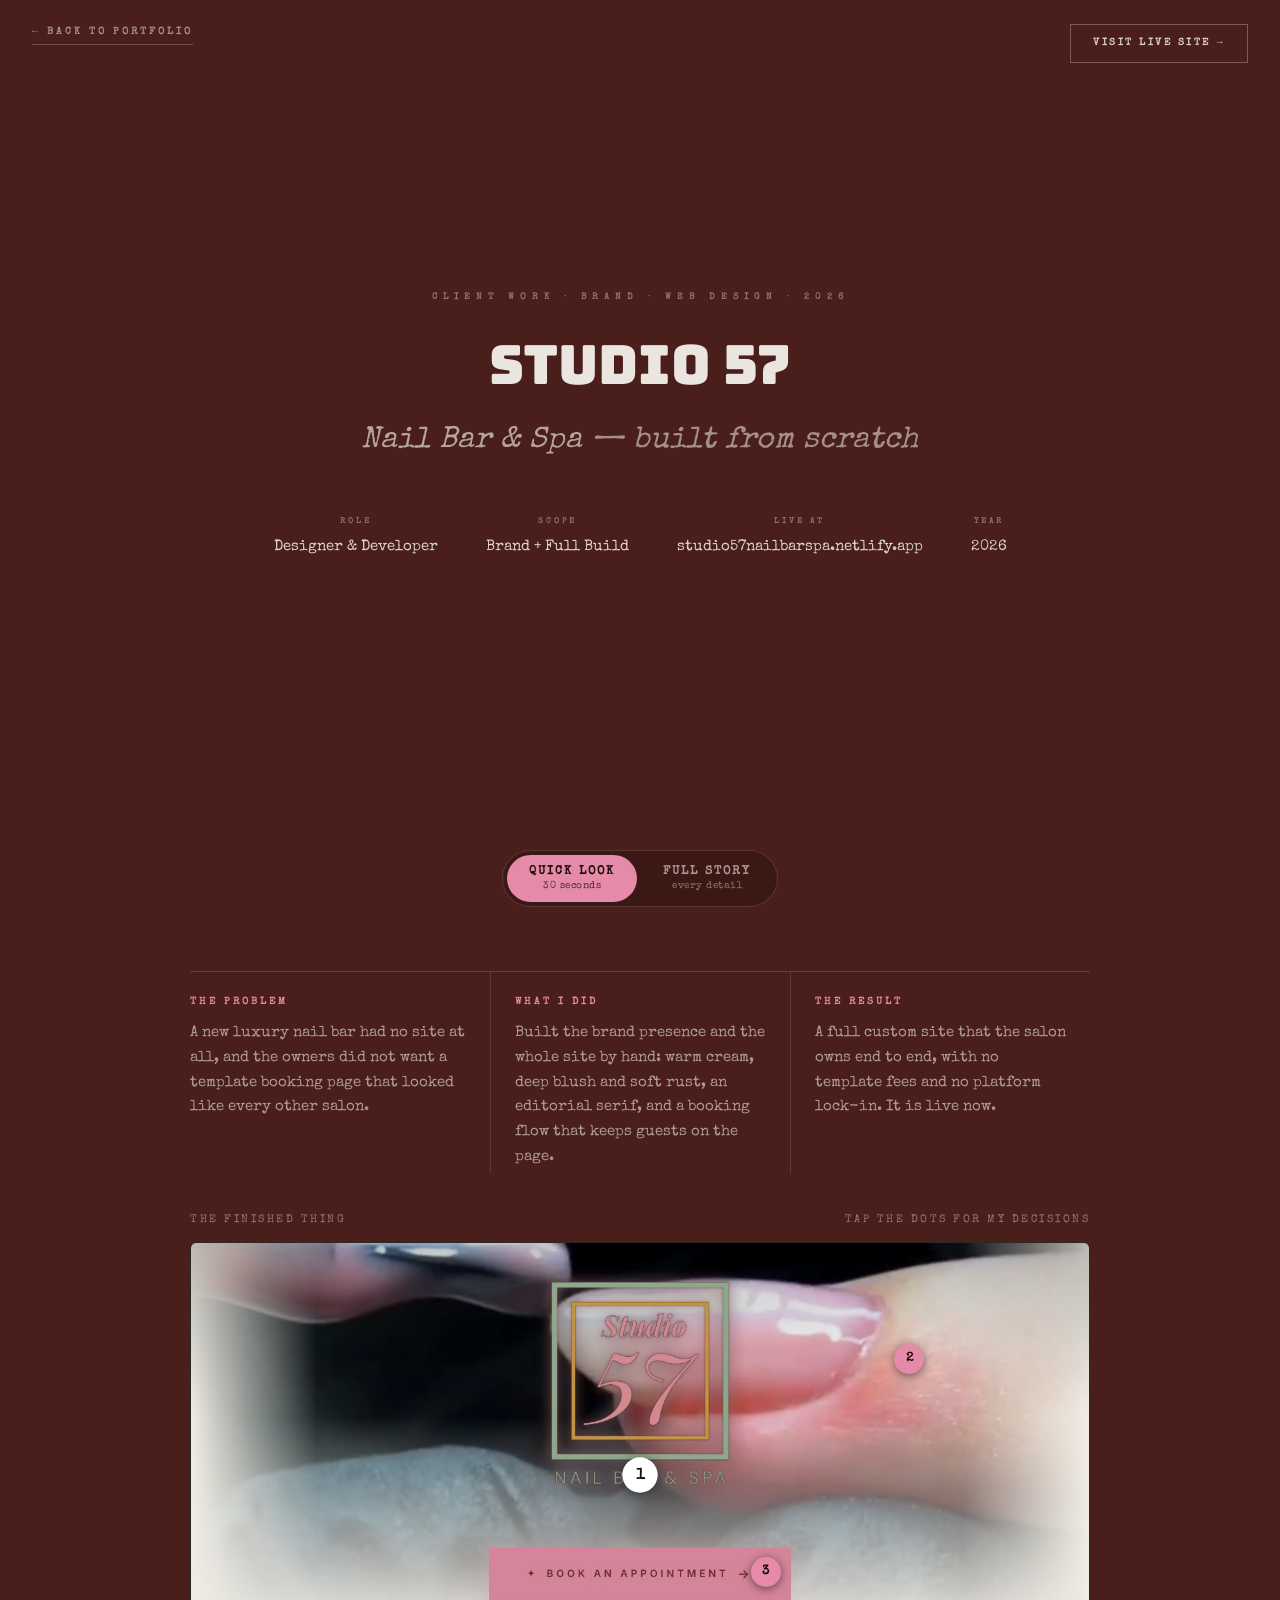
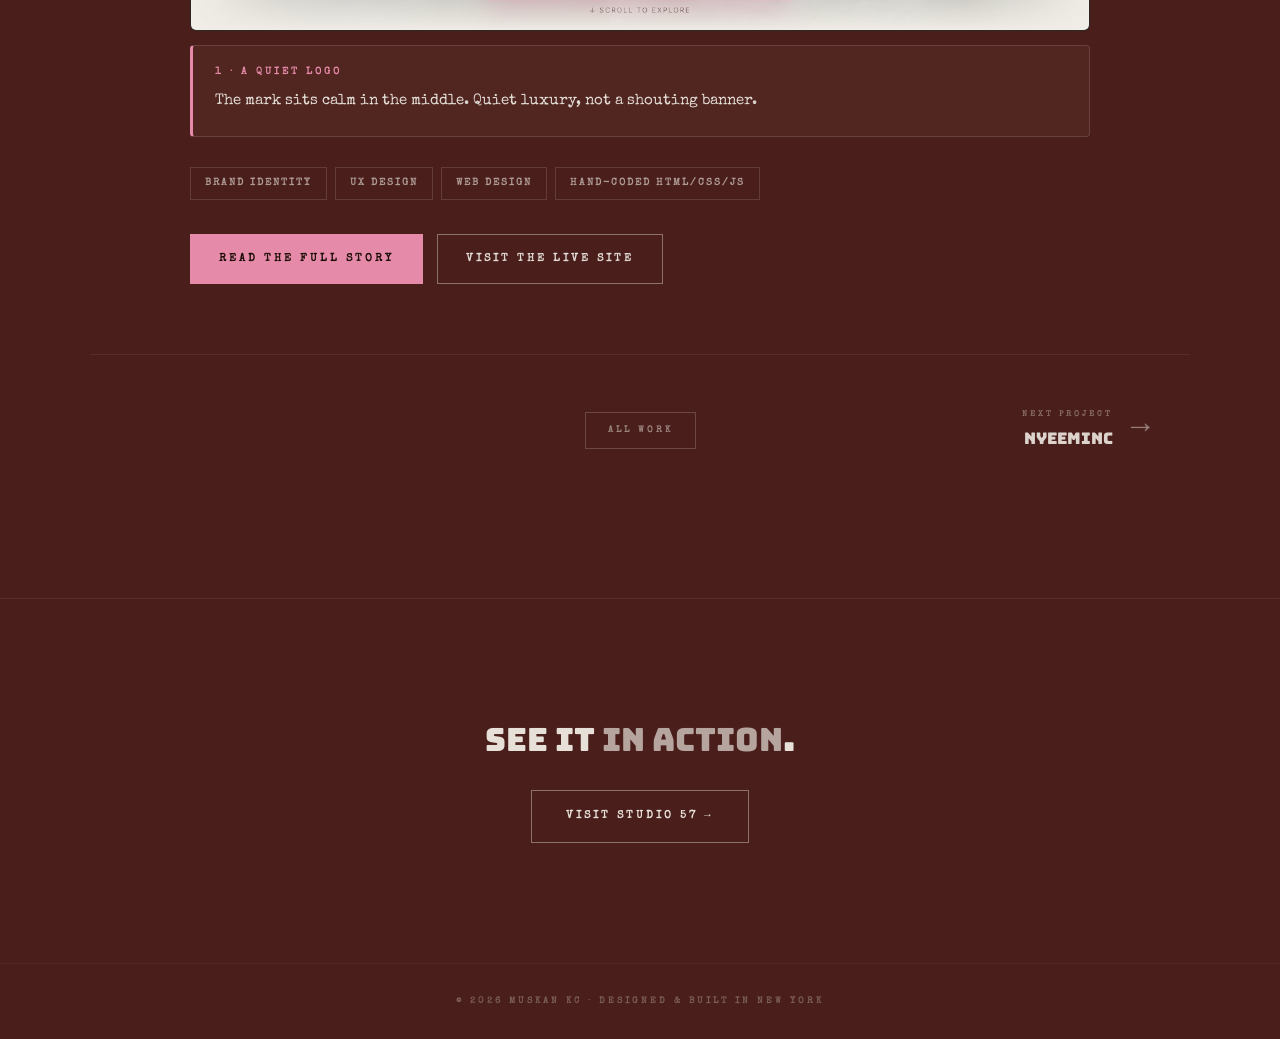
<file: studio57.html>
<!DOCTYPE html>
<html lang="en">
<head>
<meta charset="UTF-8">
<meta name="viewport" content="width=device-width, initial-scale=1.0">
<title>Studio 57 Nail Bar &amp; Spa — Website Design | Muskan KC</title>
<meta name="description" content="Brand identity, UX strategy and full website build from scratch for Studio 57 Nail Bar &amp; Spa &mdash; a luxury nail salon and spa in New York.">
<link rel="canonical" href="https://muskankc.com/studio57.html">

<link rel="preconnect" href="https://fonts.googleapis.com">
<link href="https://fonts.googleapis.com/css2?family=Fraunces:ital,opsz,wght@0,9..144,300..900;1,9..144,300..900&display=swap" rel="stylesheet">
<link href="https://api.fontshare.com/v2/css?f[]=cabinet-grotesk@400,500,700,800&display=swap" rel="stylesheet">

<style>
*,*::before,*::after { margin:0; padding:0; box-sizing:border-box }
html { scroll-behavior:smooth }
body {
  background-color: #4A1E1A;
  color: #f0ede6;
  font-family: 'Cabinet Grotesk', sans-serif;
  font-size: 16px; line-height:1.7;
  overflow-x: hidden;
  min-height: 100vh;
}
a { color:inherit; text-decoration:none }
em { font-style:italic; color:rgba(240,237,230,.65); font-weight:300 }

.nav-back {
  position:fixed; top:24px; left:32px; z-index:100;
  font-family:'Cabinet Grotesk',sans-serif;
  font-size:10px; font-weight:700;
  letter-spacing:3px; text-transform:uppercase;
  color:rgba(240,237,230,.55);
  border-bottom:1px solid rgba(240,237,230,.25);
  padding-bottom:3px;
  transition:color .2s, border-color .2s;
}
.nav-back:hover { color:rgba(240,237,230,.95); border-color:rgba(240,237,230,.7) }

.nav-visit {
  position:fixed; top:24px; right:32px; z-index:100;
  font-family:'Cabinet Grotesk',sans-serif;
  font-size:10px; font-weight:700;
  letter-spacing:2.5px; text-transform:uppercase;
  color:rgba(240,237,230,.85);
  border:1.5px solid rgba(240,237,230,.3);
  padding:10px 22px;
  transition:all .2s;
}
.nav-visit:hover { border-color:rgba(240,237,230,.7); background:rgba(240,237,230,.06) }

.hero {
  min-height:90vh;
  display:flex; flex-direction:column;
  align-items:center; justify-content:center;
  padding:120px 40px 80px; text-align:center;
}
.hero-eyebrow {
  font-family:'Cabinet Grotesk',sans-serif;
  font-size:9px; font-weight:700;
  letter-spacing:6px; text-transform:uppercase;
  color:rgba(240,237,230,.42); margin-bottom:26px;
}
.hero-title {
  font-family:'Fraunces',serif;
  font-size:clamp(52px,8vw,120px);
  font-weight:800; font-style:italic;
  color:rgba(240,237,230,.96); line-height:.95;
  letter-spacing:-3px;
  font-variation-settings:'opsz' 120,'WONK' 1;
  margin:0;
}
.hero-sub {
  font-family:'Fraunces',serif;
  font-size:clamp(20px,2.4vw,30px);
  font-weight:300; font-style:italic;
  color:rgba(240,237,230,.55);
  margin-top:18px;
  font-variation-settings:'opsz' 30;
}
.hero-meta {
  margin-top:48px;
  display:flex; gap:48px; flex-wrap:wrap; justify-content:center;
}
.hero-meta > div { display:flex; flex-direction:column; gap:6px }
.hero-meta-l {
  font-family:'Cabinet Grotesk',sans-serif;
  font-size:8px; font-weight:700;
  letter-spacing:3px; text-transform:uppercase;
  color:rgba(240,237,230,.4);
}
.hero-meta-v {
  font-family:'Fraunces',serif;
  font-size:15px; font-weight:500;
  color:rgba(240,237,230,.88);
  font-variation-settings:'opsz' 15;
}

section.cs { padding:80px 40px; max-width:860px; margin:0 auto }
.cs-eyebrow {
  font-family:'Cabinet Grotesk',sans-serif;
  font-size:9px; font-weight:700;
  letter-spacing:5px; text-transform:uppercase;
  color:rgba(240,237,230,.4); margin-bottom:14px;
}
.cs-h {
  font-family:'Fraunces',serif;
  font-size:clamp(32px,4.5vw,56px);
  font-weight:800; font-style:italic;
  color:rgba(240,237,230,.92);
  line-height:1.0; letter-spacing:-1.5px;
  margin:0 0 24px;
  font-variation-settings:'opsz' 56,'WONK' 1;
}
.cs-p {
  font-family:'Cabinet Grotesk',sans-serif;
  font-size:16px; line-height:1.78;
  color:rgba(240,237,230,.62);
  margin:0 0 16px; max-width:680px;
}
.cs-pull {
  font-family:'Fraunces',serif;
  font-size:clamp(22px,2.6vw,32px);
  font-weight:300; font-style:italic;
  color:rgba(240,237,230,.78);
  line-height:1.4; letter-spacing:-.5px;
  margin:32px 0;
  padding-left:24px;
  border-left:2px solid rgba(240,237,230,.3);
  font-variation-settings:'opsz' 32;
}

.steps { display:flex; flex-direction:column; gap:36px; margin-top:32px }
.step {
  display:grid; grid-template-columns:60px 1fr; gap:24px;
  padding-bottom:32px;
  border-bottom:1px solid rgba(240,237,230,.08);
}
.step:last-child { border-bottom:none }
.step-n {
  font-family:'Fraunces',serif;
  font-size:36px; font-weight:900;
  color:rgba(240,237,230,.16);
  line-height:1;
  font-variation-settings:'opsz' 36;
}
.step-t {
  font-family:'Fraunces',serif;
  font-size:22px; font-weight:700; font-style:italic;
  color:rgba(240,237,230,.9);
  margin:0 0 10px;
  font-variation-settings:'opsz' 22;
}
.step-d {
  font-family:'Cabinet Grotesk',sans-serif;
  font-size:14px; line-height:1.72;
  color:rgba(240,237,230,.55);
}

.tags { display:flex; flex-wrap:wrap; gap:8px; margin-top:24px }
.tag {
  font-family:'Cabinet Grotesk',sans-serif;
  font-size:9px; font-weight:700;
  letter-spacing:2px; text-transform:uppercase;
  border:1px solid rgba(240,237,230,.18);
  padding:6px 14px; color:rgba(240,237,230,.6);
}

.cta-section {
  padding:120px 40px;
  text-align:center;
  border-top:1px solid rgba(240,237,230,.08);
  margin-top:60px;
}
.cta-h {
  font-family:'Fraunces',serif;
  font-size:clamp(36px,5vw,68px);
  font-weight:800; font-style:italic;
  color:rgba(240,237,230,.94);
  line-height:1.0; letter-spacing:-2px;
  margin:0 0 30px;
  font-variation-settings:'opsz' 68,'WONK' 1;
}
.cta-btn {
  display:inline-flex; align-items:center; gap:12px;
  font-family:'Cabinet Grotesk',sans-serif;
  font-size:11px; font-weight:700;
  letter-spacing:3px; text-transform:uppercase;
  color:rgba(240,237,230,.95);
  border:1.5px solid rgba(240,237,230,.4);
  padding:16px 34px;
  transition:all .25s;
}
.cta-btn:hover { border-color:rgba(240,237,230,.85); background:rgba(240,237,230,.08) }

footer.cs-footer {
  padding:30px 40px; text-align:center;
  font-family:'Cabinet Grotesk',sans-serif;
  font-size:9px; font-weight:700;
  letter-spacing:3px; text-transform:uppercase;
  color:rgba(240,237,230,.3);
  border-top:1px solid rgba(240,237,230,.06);
}

@media (max-width:760px) {
  .nav-back { top:18px; left:18px }
  .nav-visit { top:18px; right:18px; padding:8px 16px; font-size:9px }
  .hero { padding:100px 24px 60px }
  section.cs { padding:60px 24px }
  .hero-meta { gap:28px }
  .step { grid-template-columns:50px 1fr; gap:16px }
}

.project-nav {
  display:grid;
  grid-template-columns:1fr auto 1fr;
  align-items:center;
  gap:32px;
  padding:48px 40px 80px;
  max-width:1100px;
  margin:0 auto;
  border-top:1px solid rgba(240,237,230,.08);
}
.pn-link {
  display:flex; align-items:center; gap:18px;
  text-decoration:none;
  transition:opacity .2s;
}
.pn-prev { justify-content:flex-start }
.pn-next { justify-content:flex-end }
.pn-link:hover { opacity:.7 }
.pn-link:hover .pn-arrow { transform:translateX(0) }
.pn-prev:hover .pn-arrow { transform:translateX(-6px) }
.pn-next:hover .pn-arrow { transform:translateX(6px) }
.pn-arrow {
  font-family:'Fraunces',serif;
  font-size:32px; font-weight:200;
  color:rgba(240,237,230,.45);
  transition:transform .25s cubic-bezier(.22,.61,.36,1);
  font-variation-settings:'opsz' 32;
}
.pn-link > span:not(.pn-arrow) {
  display:flex; flex-direction:column; gap:4px;
}
.pn-prev > span:not(.pn-arrow) { text-align:left }
.pn-next > span:not(.pn-arrow) { text-align:right }
.pn-l {
  font-family:'Cabinet Grotesk',sans-serif;
  font-size:8px; font-weight:700;
  letter-spacing:3px; text-transform:uppercase;
  color:rgba(240,237,230,.38);
}
.pn-n {
  font-family:'Fraunces',serif;
  font-size:16px; font-weight:500;
  font-style:italic;
  color:rgba(240,237,230,.88);
  font-variation-settings:'opsz' 16;
}
.pn-home {
  font-family:'Cabinet Grotesk',sans-serif;
  font-size:9px; font-weight:700;
  letter-spacing:3px; text-transform:uppercase;
  color:rgba(240,237,230,.5);
  text-decoration:none;
  border:1px solid rgba(240,237,230,.2);
  padding:10px 22px;
  transition:all .2s;
  white-space:nowrap;
}
.pn-home:hover {
  color:rgba(240,237,230,.95);
  border-color:rgba(240,237,230,.55);
  background:rgba(240,237,230,.04);
}
.pn-empty { width:1px; height:1px }
@media (max-width:760px) {
  .project-nav {
    grid-template-columns:1fr;
    gap:18px; padding:40px 24px 60px;
    text-align:center;
  }
  .pn-link { justify-content:center }
  .pn-home { order:3 }
}


/* ═══ case-motion — shared smooth reveal (same feel as the Studio 57 developer case study) ═══ */
html{scroll-behavior:auto !important}
@keyframes cm-in{from{opacity:0;transform:translate3d(0,18px,0)}}
.hero>*{animation:cm-in 1s cubic-bezier(.22,.61,.36,1) both;animation-delay:calc(var(--i,0) * 110ms + 100ms)}
.cm-rv{opacity:0;transform:translate3d(0,28px,0);transition:opacity .95s cubic-bezier(.22,.61,.36,1),transform 1.05s cubic-bezier(.22,.61,.36,1);transition-delay:calc(var(--i,0) * 90ms);will-change:opacity,transform}
.cm-rv.cm-in{opacity:1;transform:none}
@media (prefers-reduced-motion:reduce){.cm-rv{opacity:1;transform:none;transition:none}.hero>*{animation:none}}
</style>
<link href="https://fonts.googleapis.com/css2?family=Bungee&family=Special+Elite&display=swap" rel="stylesheet"><style id="case-fonts">
/* ═══ case-fonts — same type as the home screen: Bungee headlines, Special Elite text ═══ */
body,body *{font-family:'Special Elite',monospace !important}
h1,h2,h3,h4,.cs-h,.hero-title,.cta-h,.cs-pull,.bs-n,.num,.pname,.cs-num,.fc-title,.step-t,.pn-n{font-family:'Bungee',cursive !important;font-style:normal !important;font-weight:400 !important;letter-spacing:0 !important;overflow-wrap:break-word}
h1 *,h2 *,h3 *,h4 *,.hero-title *,.cs-h *,.cta-h *,.cs-pull *{font-family:'Bungee',cursive !important;font-style:normal !important;font-weight:400 !important;letter-spacing:0 !important}
h1,.hero-title{font-size:clamp(26px,4.4vw,54px) !important;line-height:1.22 !important}
h2,.cs-h,.step h2{font-size:clamp(19px,2.3vw,30px) !important;line-height:1.3 !important}
h3,.cta-h,.cs-outro h3{font-size:clamp(18px,2.6vw,32px) !important;line-height:1.3 !important}
h4,.step-t,.pname{font-size:clamp(14px,1.5vw,18px) !important;line-height:1.35 !important}
.cs-pull{font-size:clamp(17px,2vw,26px) !important;line-height:1.45 !important}
.bs-n{font-size:clamp(44px,7vw,100px) !important}
.num{font-size:clamp(20px,2.4vw,30px) !important}
@media (max-width:600px){
  h1,.hero-title{font-size:clamp(22px,7vw,32px) !important}
  h2,.cs-h,.step h2{font-size:clamp(17px,5vw,23px) !important}
  h3,.cta-h,.cs-outro h3{font-size:clamp(17px,5.4vw,24px) !important}
  .cs-pull{font-size:clamp(15px,4.4vw,19px) !important}
  .bs-n{font-size:clamp(38px,12vw,60px) !important}
  .num{font-size:clamp(18px,5.6vw,24px) !important}
  p,li,td,th,figcaption{font-size:max(12.5px,1em)}
  .nav-back,.nav-visit{position:absolute !important;background:rgba(0,0,0,.6) !important;-webkit-backdrop-filter:blur(8px);backdrop-filter:blur(8px)}
}
</style><link rel="stylesheet" href="quicklook.css">
<style>:root{--ql-acc:#e58aa8}</style>
</head>
<body>

<a href="/" class="nav-back">&larr; Back to portfolio</a>
<a href="https://studio57nailbarspa.netlify.app/" target="_blank" class="nav-visit">Visit Live Site &#8594;</a>

<section class="hero">
  <div class="hero-eyebrow">Client Work &middot; Brand &middot; Web Design &middot; 2026</div>
  <h1 class="hero-title">Studio 57</h1>
  <div class="hero-sub"><em>Nail Bar &amp; Spa</em> &mdash; built from scratch</div>

  <div class="hero-meta">
    <div><div class="hero-meta-l">Role</div><div class="hero-meta-v">Designer &amp; Developer</div></div>
    <div><div class="hero-meta-l">Scope</div><div class="hero-meta-v">Brand + Full Build</div></div>
    <div><div class="hero-meta-l">Live at</div><div class="hero-meta-v">studio57nailbarspa.netlify.app</div></div>
    <div><div class="hero-meta-l">Year</div><div class="hero-meta-v">2026</div></div>
  </div>
</section>
<div class="ql-switch-wrap" style="text-align:center;padding:0 20px"><div class="ql-switch" role="group" aria-label="How do you want to read this project?">
  <button type="button" data-mode="quick" aria-pressed="true"><b>Quick look</b><span>30 seconds</span></button>
  <button type="button" data-mode="full" aria-pressed="false"><b>Full story</b><span>every detail</span></button>
</div></div>
<section class="cs ql">
  <div class="ql-facts"><div><div class="k">The problem</div><p>A new luxury nail bar had no site at all, and the owners did not want a template booking page that looked like every other salon.</p></div><div><div class="k">What I did</div><p>Built the brand presence and the whole site by hand: warm cream, deep blush and soft rust, an editorial serif, and a booking flow that keeps guests on the page.</p></div><div><div class="k">The result</div><p>A full custom site that the salon owns end to end, with no template fees and no platform lock-in. It is live now.</p></div></div><div class="ql-hint"><span>The finished thing</span><span>Tap the dots for my decisions</span></div>
  <div class="ql-ba shot" style="--ar:1440/622;--mw:100%"><img src="ql/studio57-home.jpg" alt="The Studio 57 homepage" loading="lazy" draggable="false"><button type="button" class="ql-dot" style="left:50%;top:60%" data-t="A quiet logo" data-d="The mark sits calm in the middle. Quiet luxury, not a shouting banner.">1</button><button type="button" class="ql-dot" style="left:80%;top:30%" data-t="Real nail work as the backdrop" data-d="A moving close-up of actual manicure work sets the mood before a single word of copy.">2</button><button type="button" class="ql-dot" style="left:64%;top:85%" data-t="Booking is always in reach" data-d="One clear button leads to booking. Most bookings happen on phones, so it is built mobile first.">3</button></div>
  <div class="ql-note"><b></b><p></p></div><div class="ql-chips"><span>Brand identity</span><span>UX design</span><span>Web design</span><span>Hand-coded HTML/CSS/JS</span></div><div class="ql-cta"><button type="button" class="solid" data-go-full>Read the full story</button><a href="https://studio57nailbarspa.netlify.app/" target="_blank" rel="noopener">Visit the live site</a></div>
</section>


<section class="cs">
  <div class="cs-eyebrow">The Brief</div>
  <h2 class="cs-h">A luxury nail bar that needed a digital home.</h2>
  <p class="cs-p">Studio 57 is a new nail bar and spa offering high-end manicures, pedicures and spa services in New York. The owners wanted a website that matched the experience inside the salon &mdash; warm, intimate, considered &mdash; not a template booking page that looked like every other nail salon online.</p>
  <p class="cs-p">There was no existing site to redesign. Everything &mdash; the brand presence online, the visual language, the booking flow, the gallery &mdash; needed to be built from the ground up.</p>

  <div class="cs-pull">No template. No drag-and-drop builder. Every detail custom-made.</div>
</section>

<section class="cs">
  <div class="cs-eyebrow">The Process</div>
  <h2 class="cs-h">How we built it.</h2>

  <div class="steps">

    <div class="step">
      <div class="step-n">01</div>
      <div>
        <h3 class="step-t">Brand &amp; visual direction</h3>
        <p class="step-d">Spent time understanding the salon&rsquo;s positioning &mdash; quiet luxury, neighbourhood feel, not flashy. Built a colour palette around warm cream, deep blush, and soft rust. Paired editorial serif typography with clean modern sans for service listings. The brand reads as confident without ever shouting.</p>
      </div>
    </div>

    <div class="step">
      <div class="step-n">02</div>
      <div>
        <h3 class="step-t">Information architecture</h3>
        <p class="step-d">Single-page structure: Hero &middot; Services &middot; Gallery &middot; About &middot; Booking &middot; Contact. Everything one scroll away, mobile-first because most bookings happen on phones. Anchor navigation so the URL stays clean.</p>
      </div>
    </div>

    <div class="step">
      <div class="step-n">03</div>
      <div>
        <h3 class="step-t">Service menu design</h3>
        <p class="step-d">Translated the price list from spreadsheet to design. Grouped services by category, added clear pricing, listed durations. Each service has room for a short description so guests know exactly what they&rsquo;re booking before they commit.</p>
      </div>
    </div>

    <div class="step">
      <div class="step-n">04</div>
      <div>
        <h3 class="step-t">Booking flow</h3>
        <p class="step-d">Integrated booking that doesn&rsquo;t require the guest to leave the site. Clear calls-to-action across the page so the booking button is always within reach without being annoying.</p>
      </div>
    </div>

    <div class="step">
      <div class="step-n">05</div>
      <div>
        <h3 class="step-t">Build &amp; deploy</h3>
        <p class="step-d">Hand-coded HTML, CSS and JavaScript. No frameworks. Optimised images, mobile-perfect breakpoints, smooth scroll, custom cursor. Deployed live on Netlify. Easy for the salon to update as services change.</p>
      </div>
    </div>

  </div>
</section>

<section class="cs">
  <div class="cs-eyebrow">The Outcome</div>
  <h2 class="cs-h">Online and booking-ready.</h2>
  <p class="cs-p">Live at <a href="https://studio57nailbarspa.netlify.app/" target="_blank" style="color:rgba(240,237,230,.85);border-bottom:1px solid rgba(240,237,230,.4)">studio57nailbarspa.netlify.app</a>. A full custom site that the salon owns end-to-end &mdash; no template fees, no platform lock-in.</p>

  <div class="tags">
    <span class="tag">Brand Identity</span>
    <span class="tag">UX Design</span>
    <span class="tag">Web Design</span>
    <span class="tag">HTML &middot; CSS &middot; JS</span>
    <span class="tag">Responsive</span>
    <span class="tag">Built from Scratch</span>
  </div>
</section>


<!-- Project navigation -->
<section class="project-nav">
  <div class="pn-empty"></div>
  <a href="/" class="pn-home">All Work</a>
  <a href="nyeeminc.html" class="pn-link pn-next"><span><span class="pn-l">Next Project</span><span class="pn-n">NyeemInc</span></span><span class="pn-arrow">&rarr;</span></a>
</section>

<section class="cta-section">
  <h2 class="cta-h">See it <em>in action</em>.</h2>
  <a href="https://studio57nailbarspa.netlify.app/" target="_blank" class="cta-btn">Visit Studio 57 &#8594;</a>
</section>

<footer class="cs-footer">
  &copy; 2026 Muskan KC &middot; Designed &amp; built in New York
</footer>

<script>
(function(){
  [].forEach.call(document.querySelectorAll('.hero>*'), function(el, i){ el.style.setProperty('--i', i); });
  if(!('IntersectionObserver' in window)) return;
  var els = [].slice.call(document.querySelectorAll('.step,.cs-h,.cs-p,.cs-pull,.cs-list,.tcg-card,.ba-col,.changed-item,.blend-video,.cta-section>*,.project-nav,.flyer-slot,.wall-section .cs-num')).filter(function(el){ return !el.closest('.cm-rv') || el.classList.contains('cm-rv'); });
  var io = new IntersectionObserver(function(es){ es.forEach(function(e){ if(e.isIntersecting){ e.target.classList.add('cm-in'); io.unobserve(e.target); } }); }, { threshold:.1, rootMargin:'0px 0px -6% 0px' });
  var last = null, n = 0;
  els.forEach(function(el){ if(el.parentNode !== last){ last = el.parentNode; n = 0; } el.classList.add('cm-rv'); el.style.setProperty('--i', Math.min(n++, 4)); io.observe(el); });
})();
</script>
<script src="quicklook.js"></script>
</body>
</html>
</file>
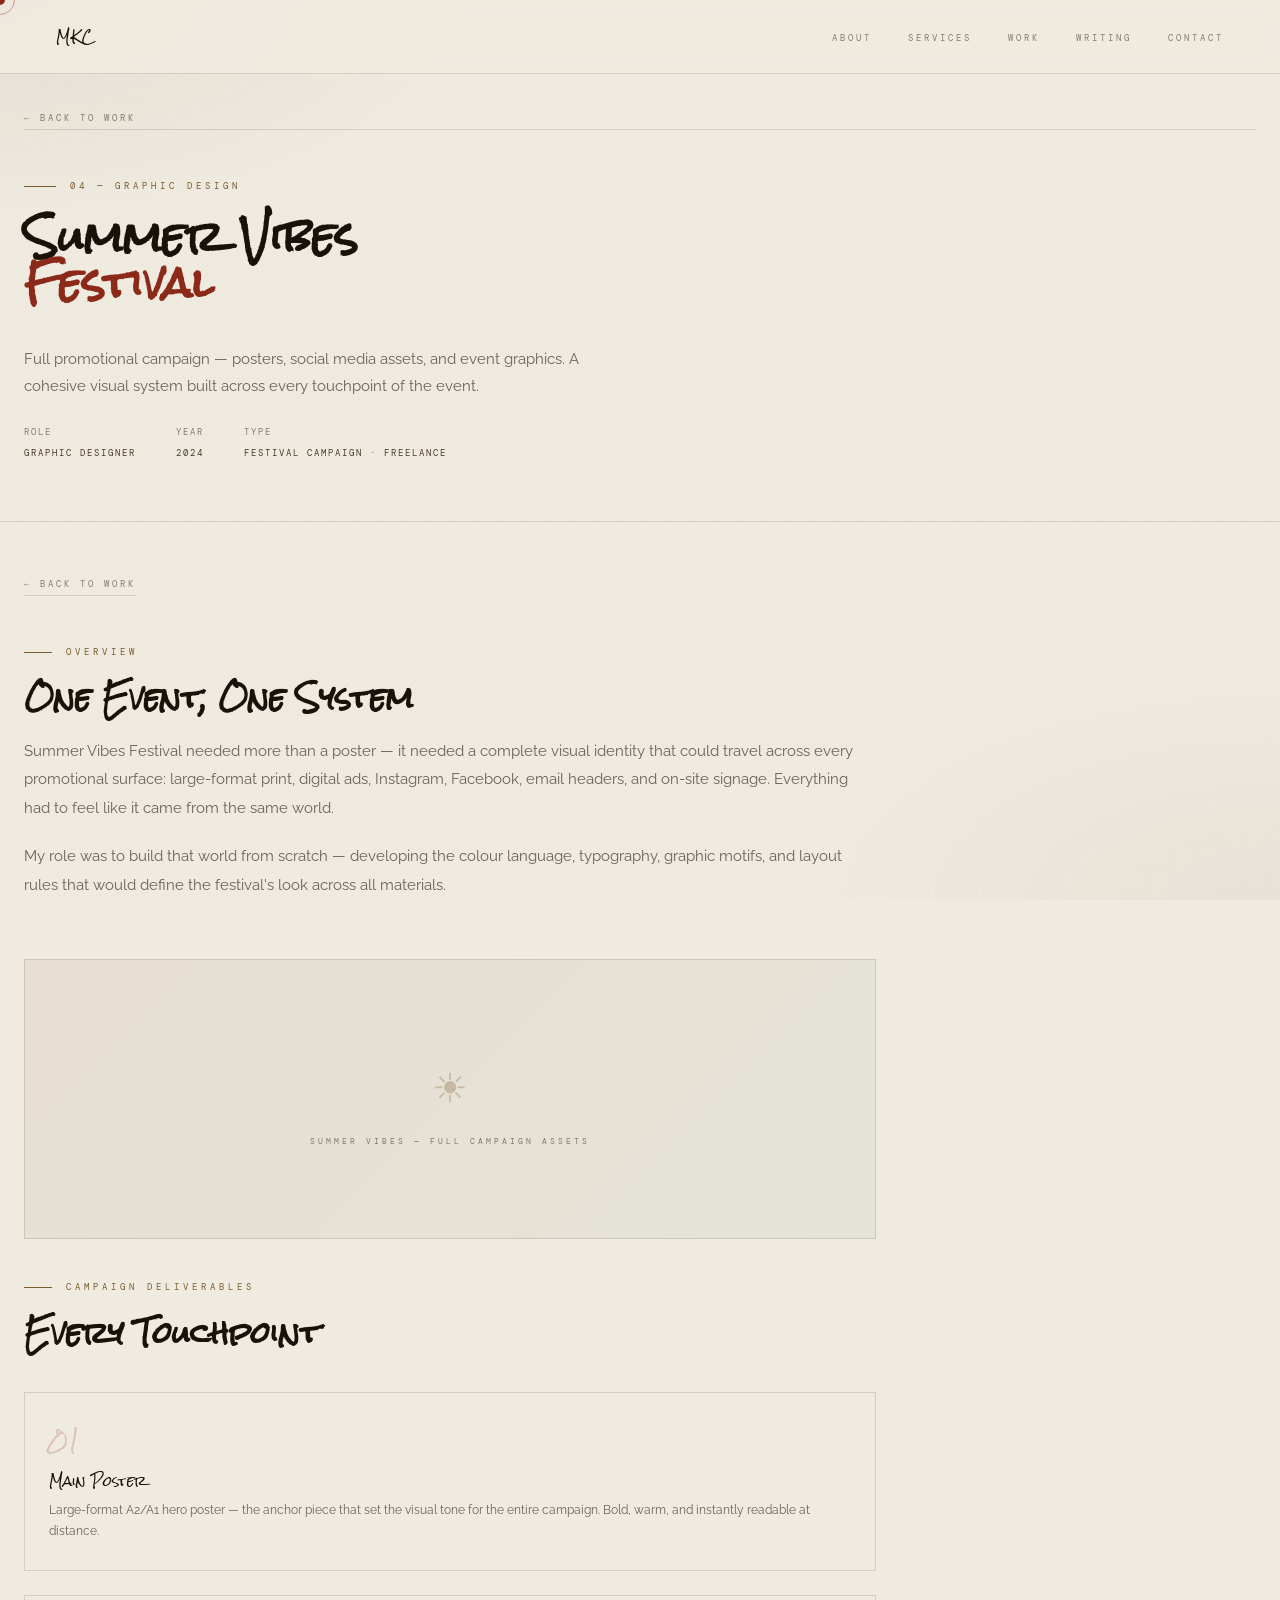
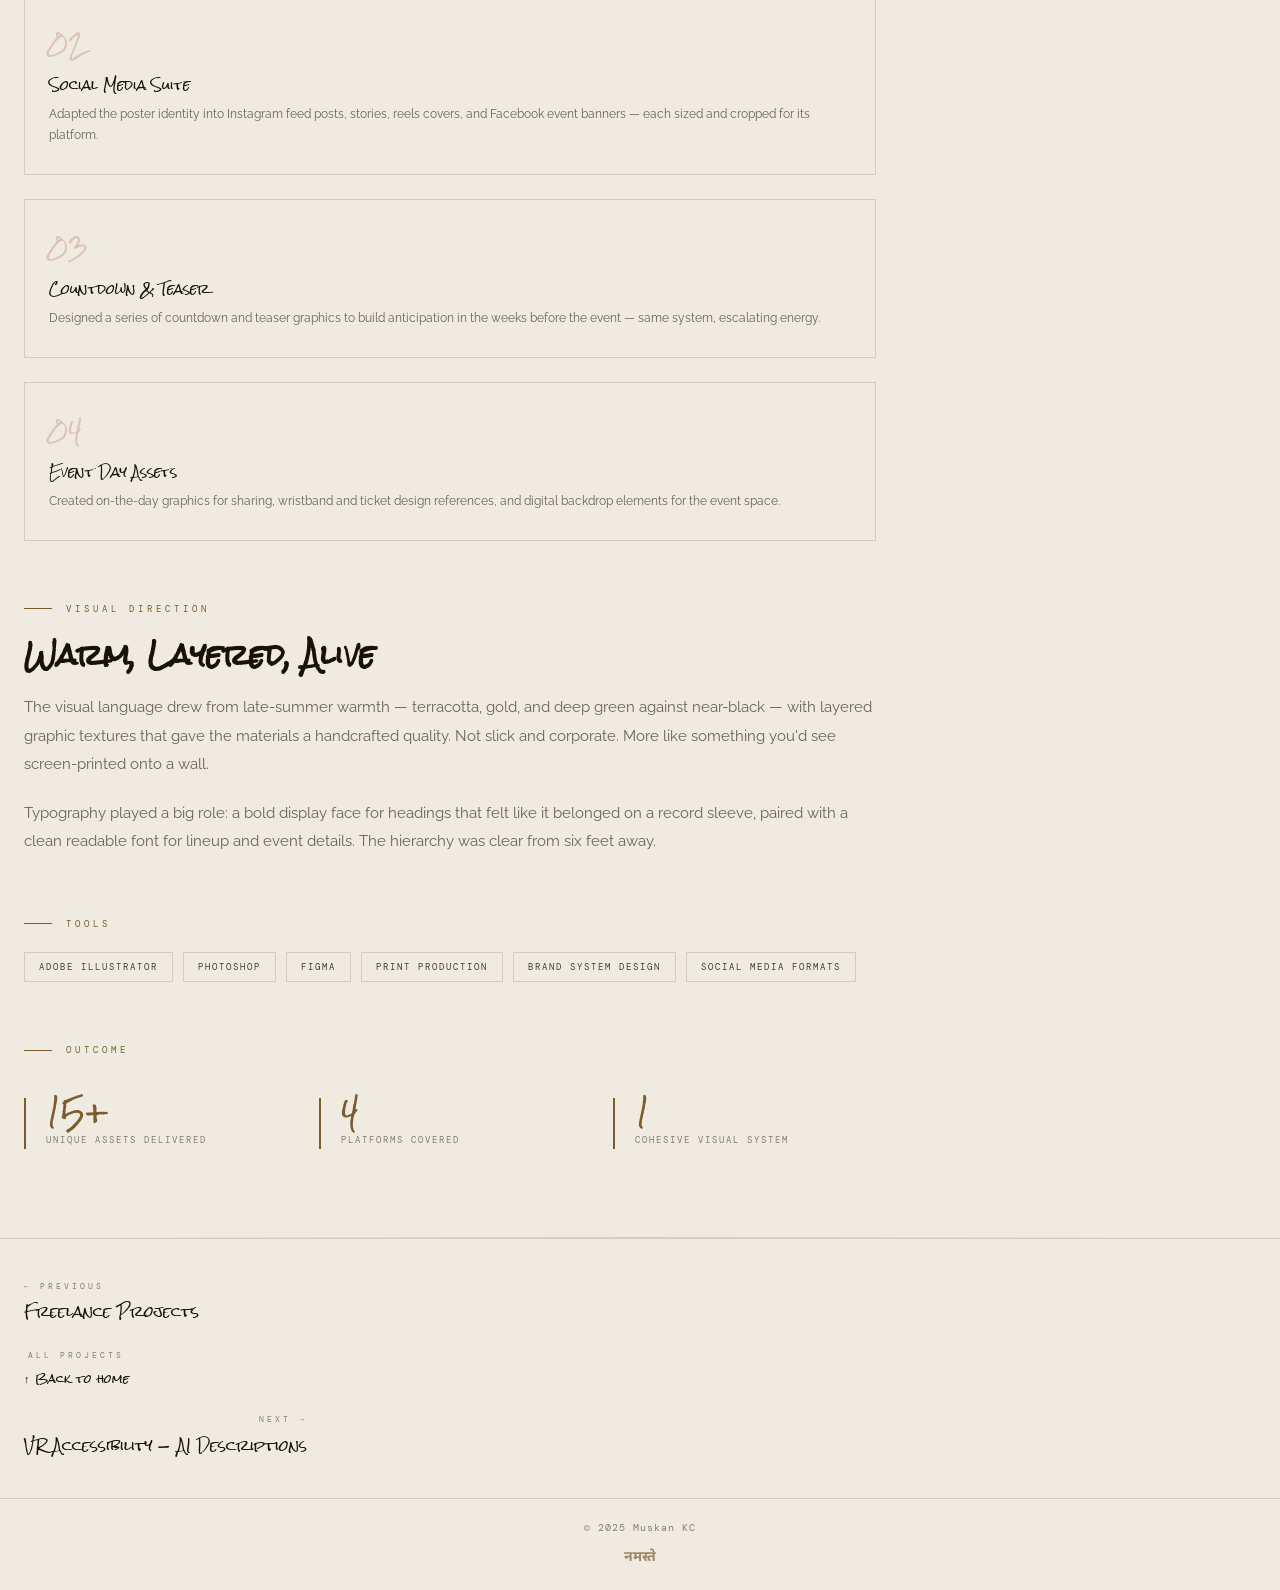
<file: summer-vibes.html>
<!DOCTYPE html>
<html lang="en">
<head>
<meta charset="UTF-8">
<meta name="viewport" content="width=device-width,initial-scale=1">
<title>Summer Vibes Festival — Graphic Design | Muskan KC</title>
  <!-- ── SEO ── -->
  <meta name="description" content="Complete event branding and promotional campaign for Summer Vibes Festival — posters, social media assets, and a cohesive visual system across every touchpoint.">
  <meta name="keywords" content="Muskan KC, UX designer, UI designer, graphic designer, web designer, XR designer, VR designer, New York, NYIT, portfolio, freelance designer">
  <meta name="author" content="Muskan KC">
  <meta name="robots" content="index, follow">
  <link rel="canonical" href="https://muskankc.com/summer-vibes.html">

  <!-- Open Graph (link previews on social / Google) -->
  <meta property="og:type" content="article">
  <meta property="og:title" content="Summer Vibes Festival — Graphic Design | Muskan KC">
  <meta property="og:description" content="Complete event branding and promotional campaign for Summer Vibes Festival — posters, social media assets, and a cohesive visual system across every touchpoint.">
  <meta property="og:url" content="https://muskankc.com/summer-vibes.html">
  <meta property="og:site_name" content="Muskan KC Portfolio">
  <meta property="og:image" content="https://muskankc.com/og-image.png">

  <!-- Twitter card -->
  <meta name="twitter:card" content="summary_large_image">
  <meta name="twitter:title" content="Summer Vibes Festival — Graphic Design | Muskan KC">
  <meta name="twitter:description" content="Complete event branding and promotional campaign for Summer Vibes Festival — posters, social media assets, and a cohesive visual system across every touchpoint.">
  <meta name="twitter:image" content="https://muskankc.com/og-image.png">

  <!-- JSON-LD structured data -->
  <script type="application/ld+json">
  {
    "@context": "https://schema.org",
    "@type": "Person",
    "name": "Muskan KC",
    "url": "https://muskankc.com",
    "jobTitle": "UX/UI Designer & Graphic Designer",
    "worksFor": {"@type": "Organization", "name": "Freelance"},
    "alumniOf": {"@type": "CollegeOrUniversity", "name": "New York Institute of Technology"},
    "sameAs": [
      "http://www.linkedin.com/in/muskan-kc-0a56781a1",
      "https://www.deviantart.com/mira1144",
      "https://medium.com/@mkc_51000"
    ],
    "address": {"@type": "PostalAddress", "addressLocality": "New York", "addressRegion": "NY"}
  }
  </script>
<link href="https://fonts.googleapis.com/css2?family=Playfair+Display:ital,wght@0,400;0,700;0,900;1,400;1,700;1,900&family=Rock+Salt&family=Caveat:wght@400;700&family=Noto+Sans+Devanagari:wght@400;700&family=DM+Mono:wght@300;400&family=Raleway:wght@300;400;500&display=swap" rel="stylesheet">
<style>
*,*::before,*::after{box-sizing:border-box;margin:0;padding:0}
:root{
  --void:#f0ebe0;--ground:#e5dcc8;--surface:#ddd3bc;
  --ivory:#1a1208;--ivory2:#2e2216;--ivory3:#4a3a28;
  --ghost:rgba(42,34,24,0.14);--mist:rgba(42,34,24,0.55);
  --amber:#7a5c2e;--celadon:#3d6858;--red:#8c2a1a;--neo:#1a3a5c;
  --faded:rgba(42,34,24,0.68);--dim:rgba(42,34,24,0.55);
}
html{scroll-behavior:smooth}
body{
  background:var(--void);
  color:var(--ivory);
  font-family:'Raleway',sans-serif;
  font-size:14px;
  line-height:1.8;
  cursor:none;
  overflow-x:hidden;
}
/* Paper texture */
body::before{
  content:'';position:fixed;inset:0;pointer-events:none;z-index:0;
  background-image:
    repeating-linear-gradient(48deg,transparent 0,transparent 3px,rgba(42,34,24,0.012) 3px,rgba(42,34,24,0.012) 4px),
    repeating-linear-gradient(-44deg,transparent 0,transparent 5px,rgba(42,34,24,0.008) 5px,rgba(42,34,24,0.008) 6px);
  background-size:6px 6px,8px 8px;
}
body::after{
  content:'';position:fixed;inset:0;pointer-events:none;z-index:0;
  background:
    radial-gradient(ellipse 60% 40% at 0% 0%,rgba(42,34,24,0.06) 0%,transparent 60%),
    radial-gradient(ellipse 60% 40% at 100% 100%,rgba(42,34,24,0.04) 0%,transparent 60%);
}
/* Cursor */
#cur{position:fixed;width:10px;height:10px;border-radius:50%;background:var(--red);pointer-events:none;z-index:9999;transform:translate(-50%,-50%);transition:width .2s,height .2s,opacity .2s}
#cur-outer{position:fixed;width:30px;height:30px;border-radius:50%;border:1px solid rgba(140,42,26,0.4);pointer-events:none;z-index:9998;transform:translate(-50%,-50%);transition:all .12s}
/* Nav */
nav{
  position:fixed;top:0;left:0;right:0;z-index:100;
  padding:24px 56px;
  display:flex;justify-content:space-between;align-items:center;
  background:rgba(240,235,224,0.85);
  backdrop-filter:blur(8px);
  border-bottom:1px solid var(--ghost);
}
.nav-logo{font-family:'Rock Salt',cursive;font-size:13px;color:var(--ivory);text-decoration:none;letter-spacing:1px}
.nav-links{display:flex;gap:36px;list-style:none}
.nav-links a{font-family:'DM Mono',monospace;font-size:9px;letter-spacing:3px;text-transform:uppercase;color:var(--dim);text-decoration:none;transition:color .3s}
.nav-links a:hover{color:var(--ivory)}
/* Back button */
.back-btn{
  display:inline-flex;align-items:center;gap:10px;
  font-family:'DM Mono',monospace;font-size:9px;letter-spacing:3px;text-transform:uppercase;
  color:var(--dim);text-decoration:none;
  border-bottom:1px solid var(--ghost);padding-bottom:3px;
  transition:color .3s,border-color .3s;
  margin-bottom:48px;
}
.back-btn:hover{color:var(--amber);border-color:var(--amber)}
/* Project hero */
.proj-hero{
  min-height:55vh;padding:140px 56px 80px;
  position:relative;z-index:2;
  display:flex;flex-direction:column;justify-content:flex-end;
  border-bottom:1px solid var(--ghost);
}
.proj-tag{font-family:'DM Mono',monospace;font-size:9px;letter-spacing:4px;text-transform:uppercase;color:var(--amber);margin-bottom:20px;display:flex;align-items:center;gap:14px}
.proj-tag::before{content:'';width:32px;height:1px;background:var(--amber)}
.proj-title{font-family:'Rock Salt',cursive;font-size:clamp(28px,5vw,72px);color:var(--ivory);line-height:1.15;margin-bottom:24px}
.proj-title em{color:var(--red);font-style:normal}
.proj-meta{display:flex;gap:40px;flex-wrap:wrap;margin-top:24px}
.proj-meta-item{font-family:'DM Mono',monospace;font-size:9px;letter-spacing:2px;text-transform:uppercase}
.proj-meta-label{color:var(--dim);margin-bottom:4px}
.proj-meta-val{color:var(--ivory3)}
/* Body content */
.proj-body{padding:80px 56px;position:relative;z-index:2;max-width:900px}
.section-label{font-family:'DM Mono',monospace;font-size:9px;letter-spacing:4px;text-transform:uppercase;color:var(--amber);margin-bottom:20px;display:flex;align-items:center;gap:14px}
.section-label::before{content:'';width:28px;height:1px;background:var(--amber)}
.section-heading{font-family:'Rock Salt',cursive;font-size:clamp(18px,2.5vw,28px);color:var(--ivory);line-height:1.3;margin-bottom:20px}
.proj-text{font-family:'Raleway',sans-serif;font-size:15px;color:var(--faded);line-height:1.9;margin-bottom:20px}
.proj-text strong{color:var(--ivory2);font-weight:500}
/* Process steps */
.process-grid{display:grid;grid-template-columns:repeat(auto-fit,minmax(200px,1fr));gap:24px;margin:40px 0}
.process-step{background:rgba(240,235,224,0.5);border:1px solid var(--ghost);padding:28px 24px}
.step-num{font-family:'Rock Salt',cursive;font-size:22px;color:rgba(140,42,26,0.2);margin-bottom:12px}
.step-title{font-family:'Rock Salt',cursive;font-size:13px;color:var(--ivory);margin-bottom:10px;line-height:1.4}
.step-text{font-family:'Raleway',sans-serif;font-size:12px;color:var(--faded);line-height:1.75}
/* Outcome highlights */
.outcomes{display:flex;gap:32px;flex-wrap:wrap;margin:40px 0}
.outcome-item{flex:1;min-width:160px;border-left:2px solid var(--amber);padding-left:20px}
.outcome-num{font-family:'Rock Salt',cursive;font-size:28px;color:var(--amber);line-height:1}
.outcome-label{font-family:'DM Mono',monospace;font-size:9px;letter-spacing:2px;text-transform:uppercase;color:var(--dim);margin-top:6px}
/* Tools pills */
.tools-wrap{display:flex;flex-wrap:wrap;gap:10px;margin-top:20px}
.tool-pill{font-family:'DM Mono',monospace;font-size:9px;letter-spacing:2px;text-transform:uppercase;color:var(--ivory3);border:1px solid var(--ghost);padding:6px 14px}
/* Divider rule */
.cin-rule{width:100%;height:1px;background:linear-gradient(90deg,transparent,var(--ghost),transparent);position:relative;z-index:2}
/* Next project nav */
.proj-nav{
  padding:60px 56px;position:relative;z-index:2;
  display:flex;justify-content:space-between;align-items:center;
  border-top:1px solid var(--ghost);
}
.proj-nav-link{text-decoration:none;display:flex;flex-direction:column;gap:6px}
.proj-nav-label{font-family:'DM Mono',monospace;font-size:8px;letter-spacing:3px;text-transform:uppercase;color:var(--dim)}
.proj-nav-title{font-family:'Rock Salt',cursive;font-size:14px;color:var(--ivory);transition:color .3s}
.proj-nav-link:hover .proj-nav-title{color:var(--amber)}
/* Mockup placeholder */
.mockup-frame{
  background:var(--ground);border:1px solid var(--ghost);
  padding:48px 40px;margin:40px 0;
  display:flex;align-items:center;justify-content:center;
  min-height:280px;position:relative;z-index:2;
}
.mockup-inner{text-align:center}
.mockup-icon{font-family:'Rock Salt',cursive;font-size:32px;color:rgba(122,92,46,0.2);margin-bottom:12px}
.mockup-text{font-family:'DM Mono',monospace;font-size:8px;letter-spacing:3px;text-transform:uppercase;color:var(--dim)}
/* Footer */
footer{padding:24px 56px;display:flex;justify-content:space-between;align-items:center;border-top:1px solid var(--ghost);position:relative;z-index:2}
.foot-copy{font-size:10px;color:var(--dim);font-family:'DM Mono',monospace;letter-spacing:1px}
.foot-tag{font-family:'Noto Sans Devanagari',sans-serif;font-weight:700;font-size:14px;color:var(--amber);opacity:0.7}
/* Responsive */

  .proj-hero{padding:110px 24px 60px}
  .proj-body{padding:48px 24px}
  .proj-nav{padding:40px 24px;flex-direction:column;gap:24px;align-items:flex-start}
  .proj-title{font-size:clamp(22px,7vw,40px)}
  .process-grid{grid-template-columns:1fr}
  footer{padding:20px 24px;flex-direction:column;gap:8px}
}

/* ══ MOBILE — 768px ══ */
@media(max-width:768px){
  /* Nav — hide links, keep logo */
  nav { padding:16px 20px; }
  .nav-links { display:none; }

  /* Project hero */
  .proj-hero { padding:100px 20px 48px; }
  .proj-title { font-size:clamp(24px,8vw,44px); }
  .proj-tag { font-size:8px; letter-spacing:2px; }
  .proj-meta { gap:20px; flex-direction:column; }
  .proj-meta-item { min-width:unset; }

  /* Body */
  .proj-body { padding:40px 20px; max-width:100%; }
  .section-heading { font-size:clamp(16px,5vw,22px); }
  .proj-text { font-size:14px; }

  /* Process grid → single column */
  .process-grid { grid-template-columns:1fr; gap:16px; }
  .step-num { font-size:18px; }

  /* Outcomes → 2 col */
  .outcomes { gap:16px; }
  .outcome-item { min-width:120px; }
  .outcome-num { font-size:22px; }

  /* Tools wrap */
  .tools-wrap { gap:8px; }
  .tool-pill { font-size:8px; padding:5px 10px; }

  /* Site map */
  .site-map { grid-template-columns:1fr; }

  /* Pull quote */
  .pull-quote { padding:16px 18px; }
  .pull-quote p { font-size:14px; }

  /* Live card */
  .sp-nav-items { display:none; }
  .sp-hero-title { font-size:14px; }
  .sp-hero-sub { font-size:9px; }
  .sp-pups-grid { grid-template-columns:repeat(3,1fr); }
  .live-card-nav { gap:6px; }
  .lcn { font-size:7px; padding:4px 7px; }
  .live-card-site-name { font-size:13px; }
  .browser-url { font-size:9px; }

  /* Page links */
  .page-links { gap:8px; }
  .page-link { font-size:8px; padding:6px 10px; }

  /* Proj nav bottom */
  .proj-nav {
    padding:32px 20px;
    flex-direction:column;
    gap:20px;
    align-items:flex-start;
  }
  .proj-nav-title { font-size:12px; }

  /* Footer */
  footer { padding:20px; flex-direction:column; gap:6px; text-align:center; }
  .foot-tag { font-size:12px; }
}

/* ══ MOBILE — 480px ══ */
@media(max-width:480px){
  .proj-hero { padding:90px 16px 40px; }
  .proj-body { padding:32px 16px; }
  .proj-title { font-size:clamp(20px,8vw,36px); }
  .back-btn { font-size:8px; letter-spacing:1.5px; }
  .section-label { font-size:8px; letter-spacing:2px; }
  .process-step { padding:20px 18px; }
  .outcomes { flex-direction:column; gap:12px; }
  .outcome-item { min-width:unset; border-left-width:2px; padding-left:14px; }
  .sp-pups-grid { grid-template-columns:repeat(2,1fr); }
  .live-card-body { padding:24px 16px; }
  nav { padding:14px 16px; }
  .nav-logo { font-size:11px; }
  footer { padding:16px; }
}

/* ── Hamburger nav ── */
.hamburger {
  display: none;
  flex-direction: column;
  gap: 5px;
  cursor: pointer;
  padding: 4px;
  background: none;
  border: none;
}
.hamburger span {
  display: block;
  width: 22px;
  height: 1.5px;
  background: var(--ivory);
  transition: all 0.3s;
}
.hamburger.open span:nth-child(1) { transform: translateY(6.5px) rotate(45deg); }
.hamburger.open span:nth-child(2) { opacity: 0; }
.hamburger.open span:nth-child(3) { transform: translateY(-6.5px) rotate(-45deg); }
.mobile-menu {
  display: none;
  position: fixed;
  top: 0; left: 0; right: 0; bottom: 0;
  background: rgba(240,235,224,0.97);
  backdrop-filter: blur(10px);
  z-index: 99;
  flex-direction: column;
  align-items: center;
  justify-content: center;
  gap: 32px;
}
.mobile-menu.open { display: flex; }
.mobile-menu a {
  font-family: 'Rock Salt', cursive;
  font-size: 18px;
  color: var(--ivory);
  text-decoration: none;
  letter-spacing: 2px;
  transition: color 0.2s;
}
.mobile-menu a:hover { color: var(--red); }
.mobile-menu-close {
  position: absolute;
  top: 24px; right: 24px;
  background: none;
  border: none;
  font-size: 24px;
  color: var(--ivory);
  cursor: pointer;
  font-family: 'DM Mono', monospace;
}
@media(max-width:768px) {
  .hamburger { display: flex; }
  .nav-links { display: none !important; }
}

</style>
</head>
<body>
<div id="cur"></div>
<div id="cur-outer"></div>

<nav>
  <a href="index.html" class="nav-logo">MKC</a>
  <ul class="nav-links">
    <li><a href="index.html#about">About</a></li>
    <li><a href="index.html#services">Services</a></li>
    <li><a href="index.html#cinematic">Work</a></li>
    <li><a href="index.html#blogs">Writing</a></li>
    <li><a href="index.html#contact">Contact</a></li>
  </ul>
  <button class="hamburger" id="hamburger-btn" aria-label="Menu"><span></span><span></span><span></span></button>
</nav>

<section class="proj-hero">
  <a href="index.html" class="back-btn">← Back to work</a>
  <div class="proj-tag">04 — Graphic Design</div>
  <h1 class="proj-title">Summer Vibes<br><em>Festival</em></h1>
  <p style="font-family:'Raleway',sans-serif;font-size:15px;color:var(--faded);max-width:560px;line-height:1.8;margin-top:16px;">
    Full promotional campaign — posters, social media assets, and event graphics. A cohesive visual system built across every touchpoint of the event.
  </p>
  <div class="proj-meta">
    <div class="proj-meta-item"><div class="proj-meta-label">Role</div><div class="proj-meta-val">Graphic Designer</div></div>
    <div class="proj-meta-item"><div class="proj-meta-label">Year</div><div class="proj-meta-val">2024</div></div>
    <div class="proj-meta-item"><div class="proj-meta-label">Type</div><div class="proj-meta-val">Festival Campaign · Freelance</div></div>
  </div>
</section>

<div class="proj-body">
  <a href="index.html" class="back-btn">← Back to work</a>

  <div style="margin-bottom:60px">
    <div class="section-label">Overview</div>
    <h2 class="section-heading">One Event, One System</h2>
    <p class="proj-text">
      Summer Vibes Festival needed more than a poster — it needed a complete visual identity that could travel across every promotional surface: large-format print, digital ads, Instagram, Facebook, email headers, and on-site signage. Everything had to feel like it came from the same world.
    </p>
    <p class="proj-text">
      My role was to build that world from scratch — developing the colour language, typography, graphic motifs, and layout rules that would define the festival's look across all materials.
    </p>
  </div>

  <div class="mockup-frame" style="background:linear-gradient(135deg,rgba(122,92,46,0.08),rgba(61,104,88,0.06))">
    <div class="mockup-inner">
      <div class="mockup-icon" style="font-size:40px;color:rgba(122,92,46,0.3)">☀</div>
      <div class="mockup-text">Summer Vibes — full campaign assets</div>
    </div>
  </div>

  <div style="margin-bottom:60px">
    <div class="section-label">Campaign Deliverables</div>
    <h2 class="section-heading">Every Touchpoint</h2>
    <div class="process-grid">
      <div class="process-step">
        <div class="step-num">01</div>
        <div class="step-title">Main Poster</div>
        <div class="step-text">Large-format A2/A1 hero poster — the anchor piece that set the visual tone for the entire campaign. Bold, warm, and instantly readable at distance.</div>
      </div>
      <div class="process-step">
        <div class="step-num">02</div>
        <div class="step-title">Social Media Suite</div>
        <div class="step-text">Adapted the poster identity into Instagram feed posts, stories, reels covers, and Facebook event banners — each sized and cropped for its platform.</div>
      </div>
      <div class="process-step">
        <div class="step-num">03</div>
        <div class="step-title">Countdown & Teaser</div>
        <div class="step-text">Designed a series of countdown and teaser graphics to build anticipation in the weeks before the event — same system, escalating energy.</div>
      </div>
      <div class="process-step">
        <div class="step-num">04</div>
        <div class="step-title">Event Day Assets</div>
        <div class="step-text">Created on-the-day graphics for sharing, wristband and ticket design references, and digital backdrop elements for the event space.</div>
      </div>
    </div>
  </div>

  <div style="margin-bottom:60px">
    <div class="section-label">Visual Direction</div>
    <h2 class="section-heading">Warm, Layered, Alive</h2>
    <p class="proj-text">
      The visual language drew from late-summer warmth — terracotta, gold, and deep green against near-black — with layered graphic textures that gave the materials a handcrafted quality. Not slick and corporate. More like something you'd see screen-printed onto a wall.
    </p>
    <p class="proj-text">
      Typography played a big role: a bold display face for headings that felt like it belonged on a record sleeve, paired with a clean readable font for lineup and event details. The hierarchy was clear from six feet away.
    </p>
  </div>

  <div style="margin-bottom:60px">
    <div class="section-label">Tools</div>
    <div class="tools-wrap">
      <span class="tool-pill">Adobe Illustrator</span>
      <span class="tool-pill">Photoshop</span>
      <span class="tool-pill">Figma</span>
      <span class="tool-pill">Print Production</span>
      <span class="tool-pill">Brand System Design</span>
      <span class="tool-pill">Social Media Formats</span>
    </div>
  </div>

  <div>
    <div class="section-label">Outcome</div>
    <div class="outcomes">
      <div class="outcome-item">
        <div class="outcome-num">15+</div>
        <div class="outcome-label">Unique assets delivered</div>
      </div>
      <div class="outcome-item">
        <div class="outcome-num">4</div>
        <div class="outcome-label">Platforms covered</div>
      </div>
      <div class="outcome-item">
        <div class="outcome-num">1</div>
        <div class="outcome-label">Cohesive visual system</div>
      </div>
    </div>
  </div>
</div>

<div class="cin-rule"></div>
<div class="proj-nav">
  <a href="freelance.html" class="proj-nav-link"><span class="proj-nav-label">← Previous</span><span class="proj-nav-title">Freelance Projects</span></a>
  <a href="index.html" class="proj-nav-link" style="align-items:center"><span class="proj-nav-label">All projects</span><span class="proj-nav-title" style="font-size:11px">↑ Back to home</span></a>
  <a href="vr-accessibility.html" class="proj-nav-link" style="align-items:flex-end"><span class="proj-nav-label">Next →</span><span class="proj-nav-title">VR Accessibility — AI Descriptions</span></a>
</div>
<footer>
  <span class="foot-copy">© 2025 Muskan KC</span>
  <span class="foot-tag">नमस्ते</span>
</footer>
<script>
(function(){
  const cur = document.getElementById('cur');
  const outer = document.getElementById('cur-outer');
  if(!cur) return;
  let mx=0,my=0,cx=0,cy=0;
  document.addEventListener('mousemove',e=>{mx=e.clientX;my=e.clientY});
  function tick(){
    cx+=(mx-cx)*0.18;cy+=(my-cy)*0.18;
    cur.style.left=mx+'px';cur.style.top=my+'px';
    outer.style.left=cx+'px';outer.style.top=cy+'px';
    requestAnimationFrame(tick);
  }
  tick();
  document.querySelectorAll('a,button').forEach(el=>{
    el.addEventListener('mouseenter',()=>{cur.style.width='18px';cur.style.height='18px';cur.style.opacity='.5'});
    el.addEventListener('mouseleave',()=>{cur.style.width='10px';cur.style.height='10px';cur.style.opacity='1'});
  });
})();

// Hamburger menu
const ham = document.getElementById('hamburger-btn');
const mobileMenu = document.getElementById('mobile-menu');
const menuClose = document.getElementById('menu-close');
function closeMobileMenu() {
  mobileMenu.classList.remove('open');
  if(ham) ham.classList.remove('open');
}
if(ham) {
  ham.addEventListener('click', () => {
    ham.classList.toggle('open');
    mobileMenu.classList.toggle('open');
  });
}
if(menuClose) menuClose.addEventListener('click', closeMobileMenu);

</script>
</body>
</html>
</file>
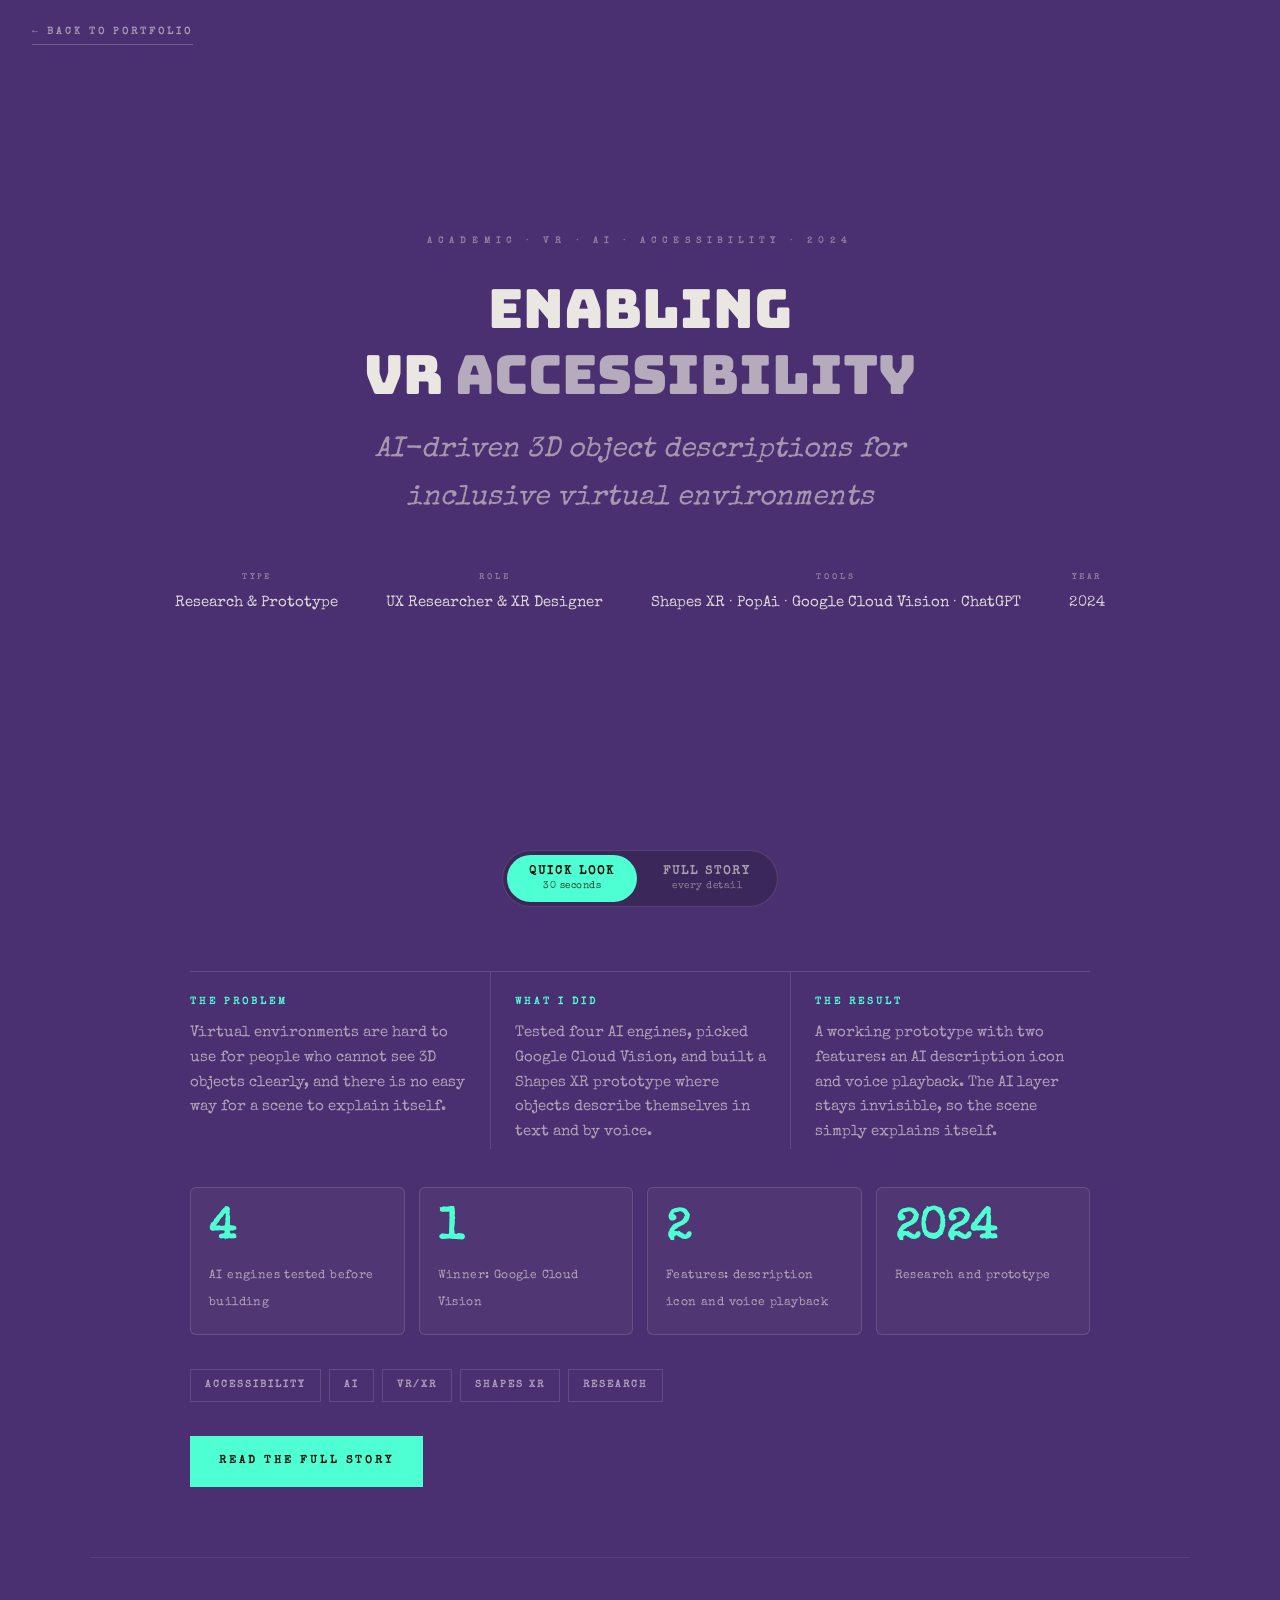
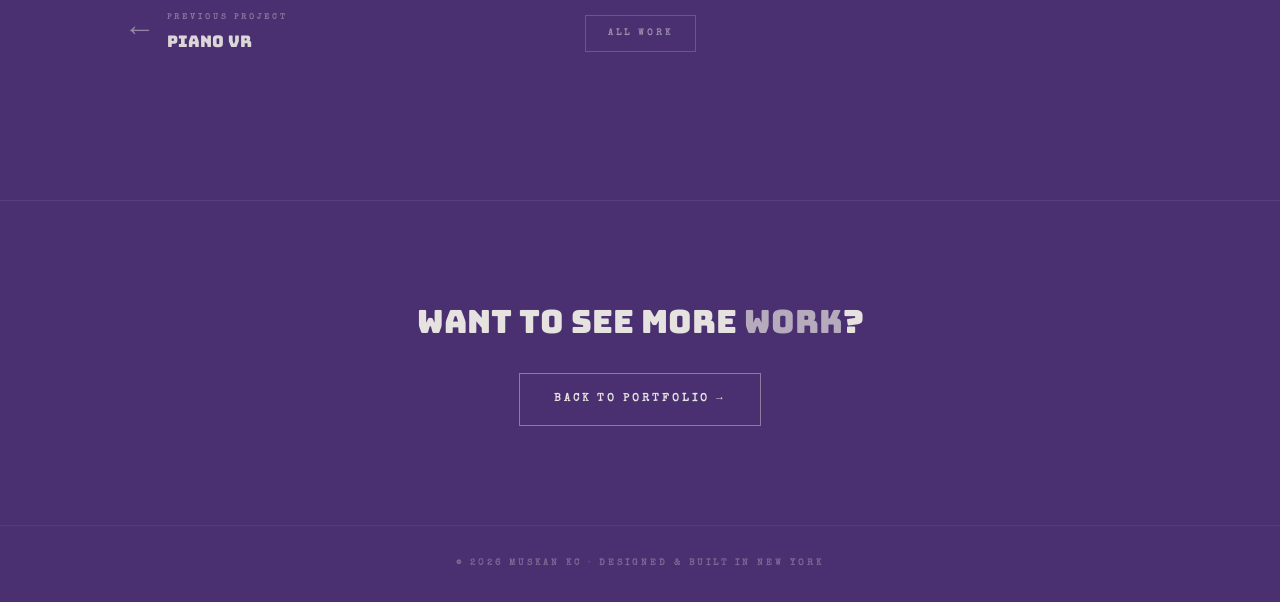
<file: vr-accessibility.html>
<!DOCTYPE html>
<html lang="en">
<head>
<meta charset="UTF-8">
<meta name="viewport" content="width=device-width, initial-scale=1.0">
<title>VR Accessibility — AI-Driven 3D Object Descriptions | Muskan KC</title>
<meta name="description" content="Designed an immersive VR experience that uses AI to generate real-time descriptions of 3D objects, making virtual environments more accessible.">

<link rel="preconnect" href="https://fonts.googleapis.com">
<link href="https://fonts.googleapis.com/css2?family=Fraunces:ital,opsz,wght@0,9..144,300..900;1,9..144,300..900&display=swap" rel="stylesheet">
<link href="https://api.fontshare.com/v2/css?f[]=cabinet-grotesk@400,500,700,800&display=swap" rel="stylesheet">

<style>
*,*::before,*::after { margin:0; padding:0; box-sizing:border-box }
html { scroll-behavior:smooth }
body {
  background-color: #4A3070;
  color: #f0ede6;
  font-family: 'Cabinet Grotesk', sans-serif;
  font-size: 16px; line-height:1.7;
  overflow-x: hidden;
  min-height: 100vh;
}
a { color:inherit; text-decoration:none }
em { font-style:italic; color:rgba(240,237,230,.65); font-weight:300 }

.nav-back {
  position:fixed; top:24px; left:32px; z-index:100;
  font-family:'Cabinet Grotesk',sans-serif;
  font-size:10px; font-weight:700;
  letter-spacing:3px; text-transform:uppercase;
  color:rgba(240,237,230,.55);
  border-bottom:1px solid rgba(240,237,230,.25);
  padding-bottom:3px;
  transition:color .2s, border-color .2s;
}
.nav-back:hover { color:rgba(240,237,230,.95); border-color:rgba(240,237,230,.7) }

.nav-visit {
  position:fixed; top:24px; right:32px; z-index:100;
  font-family:'Cabinet Grotesk',sans-serif;
  font-size:10px; font-weight:700;
  letter-spacing:2.5px; text-transform:uppercase;
  color:rgba(240,237,230,.85);
  border:1.5px solid rgba(240,237,230,.3);
  padding:10px 22px;
  transition:all .2s;
}
.nav-visit:hover { border-color:rgba(240,237,230,.7); background:rgba(240,237,230,.06) }

.hero {
  min-height:90vh;
  display:flex; flex-direction:column;
  align-items:center; justify-content:center;
  padding:120px 40px 80px; text-align:center;
}
.hero-eyebrow {
  font-family:'Cabinet Grotesk',sans-serif;
  font-size:9px; font-weight:700;
  letter-spacing:6px; text-transform:uppercase;
  color:rgba(240,237,230,.42); margin-bottom:26px;
}
.hero-title {
  font-family:'Fraunces',serif;
  font-size:clamp(48px,7.5vw,108px);
  font-weight:800; font-style:italic;
  color:rgba(240,237,230,.96); line-height:.97;
  letter-spacing:-3px;
  font-variation-settings:'opsz' 108,'WONK' 1;
  margin:0; max-width:900px;
}
.hero-sub {
  font-family:'Fraunces',serif;
  font-size:clamp(18px,2.2vw,28px);
  font-weight:300; font-style:italic;
  color:rgba(240,237,230,.55);
  margin-top:20px; max-width:680px;
  font-variation-settings:'opsz' 28;
}
.hero-meta {
  margin-top:48px;
  display:flex; gap:48px; flex-wrap:wrap; justify-content:center;
}
.hero-meta > div { display:flex; flex-direction:column; gap:6px }
.hero-meta-l {
  font-family:'Cabinet Grotesk',sans-serif;
  font-size:8px; font-weight:700;
  letter-spacing:3px; text-transform:uppercase;
  color:rgba(240,237,230,.4);
}
.hero-meta-v {
  font-family:'Fraunces',serif;
  font-size:15px; font-weight:500;
  color:rgba(240,237,230,.88);
  font-variation-settings:'opsz' 15;
}

section.cs { padding:60px 40px; max-width:860px; margin:0 auto }
.cs-eyebrow {
  font-family:'Cabinet Grotesk',sans-serif;
  font-size:9px; font-weight:700;
  letter-spacing:5px; text-transform:uppercase;
  color:rgba(240,237,230,.4); margin-bottom:14px;
}
.cs-h {
  font-family:'Fraunces',serif;
  font-size:clamp(28px,4vw,48px);
  font-weight:800; font-style:italic;
  color:rgba(240,237,230,.92);
  line-height:1.05; letter-spacing:-1.5px;
  margin:0 0 24px;
  font-variation-settings:'opsz' 48,'WONK' 1;
}
.cs-p {
  font-family:'Cabinet Grotesk',sans-serif;
  font-size:16px; line-height:1.78;
  color:rgba(240,237,230,.65);
  margin:0 0 16px; max-width:680px;
}
.cs-pull {
  font-family:'Fraunces',serif;
  font-size:clamp(20px,2.4vw,28px);
  font-weight:300; font-style:italic;
  color:rgba(240,237,230,.78);
  line-height:1.4; letter-spacing:-.5px;
  margin:32px 0;
  padding-left:24px;
  border-left:2px solid rgba(240,237,230,.3);
  font-variation-settings:'opsz' 28;
}
.cs-list {
  list-style:none; padding-left:0;
  margin:18px 0; max-width:680px;
}
.cs-list li {
  font-family:'Cabinet Grotesk',sans-serif;
  font-size:15px; line-height:1.78;
  color:rgba(240,237,230,.6);
  padding-left:28px; position:relative;
  margin-bottom:10px;
}
.cs-list li::before {
  content:'—'; position:absolute; left:0;
  color:rgba(240,237,230,.35); font-weight:700;
}

.steps { display:flex; flex-direction:column; gap:32px; margin-top:32px }
.step {
  display:grid; grid-template-columns:60px 1fr; gap:24px;
  padding-bottom:28px;
  border-bottom:1px solid rgba(240,237,230,.08);
}
.step:last-child { border-bottom:none; padding-bottom:0 }
.step-n {
  font-family:'Fraunces',serif;
  font-size:32px; font-weight:900;
  color:rgba(240,237,230,.16);
  line-height:1;
  font-variation-settings:'opsz' 32;
}
.step-t {
  font-family:'Fraunces',serif;
  font-size:20px; font-weight:700; font-style:italic;
  color:rgba(240,237,230,.9);
  margin:0 0 10px;
  font-variation-settings:'opsz' 20;
}
.step-d {
  font-family:'Cabinet Grotesk',sans-serif;
  font-size:14px; line-height:1.72;
  color:rgba(240,237,230,.6);
}

.tags { display:flex; flex-wrap:wrap; gap:8px; margin-top:24px }
.tag {
  font-family:'Cabinet Grotesk',sans-serif;
  font-size:9px; font-weight:700;
  letter-spacing:2px; text-transform:uppercase;
  border:1px solid rgba(240,237,230,.18);
  padding:6px 14px; color:rgba(240,237,230,.6);
}

.cta-section {
  padding:100px 40px;
  text-align:center;
  border-top:1px solid rgba(240,237,230,.08);
  margin-top:60px;
}
.cta-h {
  font-family:'Fraunces',serif;
  font-size:clamp(32px,4.5vw,56px);
  font-weight:800; font-style:italic;
  color:rgba(240,237,230,.94);
  line-height:1.05; letter-spacing:-1.5px;
  margin:0 0 30px;
  font-variation-settings:'opsz' 56,'WONK' 1;
}
.cta-btn {
  display:inline-flex; align-items:center; gap:12px;
  font-family:'Cabinet Grotesk',sans-serif;
  font-size:11px; font-weight:700;
  letter-spacing:3px; text-transform:uppercase;
  color:rgba(240,237,230,.95);
  border:1.5px solid rgba(240,237,230,.4);
  padding:16px 34px;
  transition:all .25s;
}
.cta-btn:hover { border-color:rgba(240,237,230,.85); background:rgba(240,237,230,.08) }

footer.cs-footer {
  padding:30px 40px; text-align:center;
  font-family:'Cabinet Grotesk',sans-serif;
  font-size:9px; font-weight:700;
  letter-spacing:3px; text-transform:uppercase;
  color:rgba(240,237,230,.3);
  border-top:1px solid rgba(240,237,230,.06);
}

@media (max-width:760px) {
  .nav-back { top:18px; left:18px }
  .nav-visit { top:18px; right:18px; padding:8px 16px; font-size:9px }
  .hero { padding:100px 24px 60px }
  section.cs { padding:50px 24px }
  .hero-meta { gap:28px }
  .step { grid-template-columns:50px 1fr; gap:16px }
}

.project-nav {
  display:grid;
  grid-template-columns:1fr auto 1fr;
  align-items:center;
  gap:32px;
  padding:48px 40px 80px;
  max-width:1100px;
  margin:0 auto;
  border-top:1px solid rgba(240,237,230,.08);
}
.pn-link {
  display:flex; align-items:center; gap:18px;
  text-decoration:none;
  transition:opacity .2s;
}
.pn-prev { justify-content:flex-start }
.pn-next { justify-content:flex-end }
.pn-link:hover { opacity:.7 }
.pn-link:hover .pn-arrow { transform:translateX(0) }
.pn-prev:hover .pn-arrow { transform:translateX(-6px) }
.pn-next:hover .pn-arrow { transform:translateX(6px) }
.pn-arrow {
  font-family:'Fraunces',serif;
  font-size:32px; font-weight:200;
  color:rgba(240,237,230,.45);
  transition:transform .25s cubic-bezier(.22,.61,.36,1);
  font-variation-settings:'opsz' 32;
}
.pn-link > span:not(.pn-arrow) {
  display:flex; flex-direction:column; gap:4px;
}
.pn-prev > span:not(.pn-arrow) { text-align:left }
.pn-next > span:not(.pn-arrow) { text-align:right }
.pn-l {
  font-family:'Cabinet Grotesk',sans-serif;
  font-size:8px; font-weight:700;
  letter-spacing:3px; text-transform:uppercase;
  color:rgba(240,237,230,.38);
}
.pn-n {
  font-family:'Fraunces',serif;
  font-size:16px; font-weight:500;
  font-style:italic;
  color:rgba(240,237,230,.88);
  font-variation-settings:'opsz' 16;
}
.pn-home {
  font-family:'Cabinet Grotesk',sans-serif;
  font-size:9px; font-weight:700;
  letter-spacing:3px; text-transform:uppercase;
  color:rgba(240,237,230,.5);
  text-decoration:none;
  border:1px solid rgba(240,237,230,.2);
  padding:10px 22px;
  transition:all .2s;
  white-space:nowrap;
}
.pn-home:hover {
  color:rgba(240,237,230,.95);
  border-color:rgba(240,237,230,.55);
  background:rgba(240,237,230,.04);
}
.pn-empty { width:1px; height:1px }
@media (max-width:760px) {
  .project-nav {
    grid-template-columns:1fr;
    gap:18px; padding:40px 24px 60px;
    text-align:center;
  }
  .pn-link { justify-content:center }
  .pn-home { order:3 }
}


/* ═══ case-motion — shared smooth reveal (same feel as the Studio 57 developer case study) ═══ */
html{scroll-behavior:auto !important}
@keyframes cm-in{from{opacity:0;transform:translate3d(0,18px,0)}}
.hero>*{animation:cm-in 1s cubic-bezier(.22,.61,.36,1) both;animation-delay:calc(var(--i,0) * 110ms + 100ms)}
.cm-rv{opacity:0;transform:translate3d(0,28px,0);transition:opacity .95s cubic-bezier(.22,.61,.36,1),transform 1.05s cubic-bezier(.22,.61,.36,1);transition-delay:calc(var(--i,0) * 90ms);will-change:opacity,transform}
.cm-rv.cm-in{opacity:1;transform:none}
@media (prefers-reduced-motion:reduce){.cm-rv{opacity:1;transform:none;transition:none}.hero>*{animation:none}}
</style>
<link href="https://fonts.googleapis.com/css2?family=Bungee&family=Special+Elite&display=swap" rel="stylesheet"><style id="case-fonts">
/* ═══ case-fonts — same type as the home screen: Bungee headlines, Special Elite text ═══ */
body,body *{font-family:'Special Elite',monospace !important}
h1,h2,h3,h4,.cs-h,.hero-title,.cta-h,.cs-pull,.bs-n,.num,.pname,.cs-num,.fc-title,.step-t,.pn-n{font-family:'Bungee',cursive !important;font-style:normal !important;font-weight:400 !important;letter-spacing:0 !important;overflow-wrap:break-word}
h1 *,h2 *,h3 *,h4 *,.hero-title *,.cs-h *,.cta-h *,.cs-pull *{font-family:'Bungee',cursive !important;font-style:normal !important;font-weight:400 !important;letter-spacing:0 !important}
h1,.hero-title{font-size:clamp(26px,4.4vw,54px) !important;line-height:1.22 !important}
h2,.cs-h,.step h2{font-size:clamp(19px,2.3vw,30px) !important;line-height:1.3 !important}
h3,.cta-h,.cs-outro h3{font-size:clamp(18px,2.6vw,32px) !important;line-height:1.3 !important}
h4,.step-t,.pname{font-size:clamp(14px,1.5vw,18px) !important;line-height:1.35 !important}
.cs-pull{font-size:clamp(17px,2vw,26px) !important;line-height:1.45 !important}
.bs-n{font-size:clamp(44px,7vw,100px) !important}
.num{font-size:clamp(20px,2.4vw,30px) !important}
@media (max-width:600px){
  h1,.hero-title{font-size:clamp(22px,7vw,32px) !important}
  h2,.cs-h,.step h2{font-size:clamp(17px,5vw,23px) !important}
  h3,.cta-h,.cs-outro h3{font-size:clamp(17px,5.4vw,24px) !important}
  .cs-pull{font-size:clamp(15px,4.4vw,19px) !important}
  .bs-n{font-size:clamp(38px,12vw,60px) !important}
  .num{font-size:clamp(18px,5.6vw,24px) !important}
  p,li,td,th,figcaption{font-size:max(12.5px,1em)}
  .nav-back,.nav-visit{position:absolute !important;background:rgba(0,0,0,.6) !important;-webkit-backdrop-filter:blur(8px);backdrop-filter:blur(8px)}
}
</style><link rel="stylesheet" href="quicklook.css">
<style>:root{--ql-acc:#4DFFD2}</style>
</head>
<body>

<a href="/" class="nav-back">&larr; Back to portfolio</a>


<section class="hero">
  <div class="hero-eyebrow">Academic &middot; VR &middot; AI &middot; Accessibility &middot; 2024</div>
  <h1 class="hero-title">Enabling<br>VR <em>Accessibility</em></h1>
  <div class="hero-sub">AI-driven 3D object descriptions for inclusive virtual environments</div>
  <div class="hero-meta">
    <div><div class="hero-meta-l">Type</div><div class="hero-meta-v">Research &amp; Prototype</div></div>
    <div><div class="hero-meta-l">Role</div><div class="hero-meta-v">UX Researcher &amp; XR Designer</div></div>
    <div><div class="hero-meta-l">Tools</div><div class="hero-meta-v">Shapes XR &middot; PopAi &middot; Google Cloud Vision &middot; ChatGPT</div></div>
    <div><div class="hero-meta-l">Year</div><div class="hero-meta-v">2024</div></div>
  </div>
</section>
<div class="ql-switch-wrap" style="text-align:center;padding:0 20px"><div class="ql-switch" role="group" aria-label="How do you want to read this project?">
  <button type="button" data-mode="quick" aria-pressed="true"><b>Quick look</b><span>30 seconds</span></button>
  <button type="button" data-mode="full" aria-pressed="false"><b>Full story</b><span>every detail</span></button>
</div></div>
<section class="cs ql">
  <div class="ql-facts"><div><div class="k">The problem</div><p>Virtual environments are hard to use for people who cannot see 3D objects clearly, and there is no easy way for a scene to explain itself.</p></div><div><div class="k">What I did</div><p>Tested four AI engines, picked Google Cloud Vision, and built a Shapes XR prototype where objects describe themselves in text and by voice.</p></div><div><div class="k">The result</div><p>A working prototype with two features: an AI description icon and voice playback. The AI layer stays invisible, so the scene simply explains itself.</p></div></div><div class="ql-stats"><div><b>4</b><span>AI engines tested before building</span></div><div><b>1</b><span>Winner: Google Cloud Vision</span></div><div><b>2</b><span>Features: description icon and voice playback</span></div><div><b>2024</b><span>Research and prototype</span></div></div><div class="ql-chips"><span>Accessibility</span><span>AI</span><span>VR/XR</span><span>Shapes XR</span><span>Research</span></div><div class="ql-cta"><button type="button" class="solid" data-go-full>Read the full story</button></div>
</section>


<section class="cs">
  <div class="cs-eyebrow">Objective</div>
  <h2 class="cs-h">Making VR more inclusive.</h2>
  <p class="cs-p">To enhance accessibility within virtual reality environments by using AI-powered image recognition to generate real-time descriptions of 3D objects &mdash; making immersive spaces more inclusive and understandable for all users.</p>
  <p class="cs-p">This project involved designing an immersive VR experience aimed at enhancing user interaction within a simulated environment. The objective was to explore how VR can be utilised to create engaging and intuitive user interfaces that respond to natural movements and gestures.</p>
  <div class="cs-pull">Designing for accessibility in emerging tech isn&rsquo;t optional &mdash; it&rsquo;s essential.</div>
</section>

<section class="cs">
  <div class="cs-eyebrow">Research &amp; Technical Exploration</div>
  <h2 class="cs-h">Testing four AI engines.</h2>
  <p class="cs-p">Before building anything, I tested four AI platforms to evaluate their ability to recognise and describe 3D objects within a VR context:</p>
  <ul class="cs-list">
    <li><strong>Google Cloud Vision</strong> &mdash; image recognition</li>
    <li><strong>Clarifai</strong> &mdash; visual AI platform</li>
    <li><strong>Vize.ai</strong> &mdash; custom image classification</li>
    <li><strong>ChatGPT</strong> &mdash; natural language description</li>
  </ul>
</section>

<section class="cs">
  <div class="cs-eyebrow">Evaluation Criteria</div>
  <h2 class="cs-h">How the engines were assessed.</h2>
  <ul class="cs-list">
    <li>Recognition accuracy &mdash; could it identify the object correctly?</li>
    <li>Response clarity &mdash; was the description usable as voice output?</li>
    <li>Relevance to 3D object environments &mdash; not just photos</li>
    <li>API integration capability with VR platforms</li>
  </ul>
</section>

<section class="cs">
  <div class="cs-eyebrow">Chosen Solution</div>
  <h2 class="cs-h">Google Cloud Vision won.</h2>
  <p class="cs-p">After multiple trials, Google Cloud Vision API was selected for its high recognition accuracy, contextually relevant object descriptions, and compatibility with prototype tools like Shapes XR and PopAi.</p>
</section>

<section class="cs">
  <div class="cs-eyebrow">Prototype Development</div>
  <h2 class="cs-h">Built in Shapes XR.</h2>
  <p class="cs-p">Developed a working prototype in Shapes XR to simulate AI-assisted object description in a VR environment. Two key features:</p>
  <div class="steps">
    <div class="step">
      <div class="step-n">01</div>
      <div>
        <h3 class="step-t">AI Description Icon</h3>
        <p class="step-d">Tap to receive instant AI-generated text descriptions of objects in the scene.</p>
      </div>
    </div>
    <div class="step">
      <div class="step-n">02</div>
      <div>
        <h3 class="step-t">Voice Playback</h3>
        <p class="step-d">Listen to the object description via voice for improved accessibility and hands-free interaction.</p>
      </div>
    </div>
  </div>
</section>

<section class="cs">
  <div class="cs-eyebrow">AI Integration</div>
  <h2 class="cs-h">How it all connected.</h2>
  <div class="cs-pull">The technical challenge was keeping the AI layer invisible to the user &mdash; the experience needed to feel like the VR environment was simply explaining itself, not like a separate tool had been bolted on.</div>
  <ul class="cs-list">
    <li>Used <strong>PopAi</strong> to generate and format natural-language object descriptions</li>
    <li>Integrated descriptions into <strong>Shapes XR</strong> with voice functionality, enhancing user engagement and comprehension</li>
    <li>Ensured a smooth, non-intrusive experience that blends AI-driven assistance with immersive VR design</li>
  </ul>
</section>

<section class="cs">
  <div class="cs-eyebrow">Conclusion</div>
  <h2 class="cs-h">Designing for inclusion in emerging tech.</h2>
  <p class="cs-p">This project explored the intersection of AI, XR, and accessibility. Through research, testing, and hands-on prototyping, it demonstrated how smart technology can make virtual environments more inclusive for everyone.</p>
  <div class="cs-pull">With the right tools and intent, we can make immersive spaces more human, one feature at a time.</div>
</section>


<!-- Project navigation -->
<section class="project-nav">
  <a href="piano-vr.html" class="pn-link pn-prev"><span class="pn-arrow">&larr;</span><span><span class="pn-l">Previous Project</span><span class="pn-n">Piano VR</span></span></a>
  <a href="/" class="pn-home">All Work</a>
  <div class="pn-empty"></div>
</section>

<section class="cta-section">
  <h2 class="cta-h">Want to see more <em>work</em>?</h2>
  <a href="/" class="cta-btn">Back to portfolio &#8594;</a>
</section>

<footer class="cs-footer">
  &copy; 2026 Muskan KC &middot; Designed &amp; built in New York
</footer>

<script>
(function(){
  [].forEach.call(document.querySelectorAll('.hero>*'), function(el, i){ el.style.setProperty('--i', i); });
  if(!('IntersectionObserver' in window)) return;
  var els = [].slice.call(document.querySelectorAll('.step,.cs-h,.cs-p,.cs-pull,.cs-list,.tcg-card,.ba-col,.changed-item,.blend-video,.cta-section>*,.project-nav,.flyer-slot,.wall-section .cs-num')).filter(function(el){ return !el.closest('.cm-rv') || el.classList.contains('cm-rv'); });
  var io = new IntersectionObserver(function(es){ es.forEach(function(e){ if(e.isIntersecting){ e.target.classList.add('cm-in'); io.unobserve(e.target); } }); }, { threshold:.1, rootMargin:'0px 0px -6% 0px' });
  var last = null, n = 0;
  els.forEach(function(el){ if(el.parentNode !== last){ last = el.parentNode; n = 0; } el.classList.add('cm-rv'); el.style.setProperty('--i', Math.min(n++, 4)); io.observe(el); });
})();
</script>
<script src="quicklook.js"></script>
</body>
</html>
</file>
<file: quicklook.css>
/* ═══ Quick look / Full story — shared by the case studies ═══
   Two ways to read a project: a 30-second visual summary, or the whole story.
   Markup lives in each page; behaviour is in quicklook.js. */
:root{ --ql-acc:#d9702a; --ql-line:rgba(240,237,230,.14); --ql-ink:rgba(240,237,230,.92); --ql-dim:rgba(240,237,230,.6); }

/* ── the switch ── */
.ql-switch{ display:inline-flex; gap:4px; margin-top:40px; padding:4px; border:1px solid var(--ql-line); border-radius:999px; background:rgba(0,0,0,.18); }
.ql-switch button{ appearance:none; border:0; cursor:pointer; background:transparent; color:var(--ql-dim); padding:10px 22px; border-radius:999px; display:flex; flex-direction:column; align-items:center; gap:1px; line-height:1.2; transition:background .25s, color .25s; }
.ql-switch button b{ font-size:12px; letter-spacing:2px; text-transform:uppercase; font-weight:700; }
.ql-switch button span{ font-size:10px; letter-spacing:.5px; opacity:.75; }
.ql-switch button:hover{ color:var(--ql-ink); }
.ql-switch button[aria-pressed="true"]{ background:var(--ql-acc); color:#1a0c06; }
.ql-switch button:focus-visible{ outline:2px solid var(--ql-ink); outline-offset:2px; }

/* ── which mode shows what ── */
body.mode-quick section.cs:not(.ql), body.mode-quick .ql-full{ display:none !important; }
body.mode-full .ql, body.mode-full .ql-quick{ display:none !important; }

/* ── the quick-look panel ── */
section.cs.ql, section.ql{ padding:56px 40px 70px; max-width:980px; margin-left:auto; margin-right:auto; box-sizing:border-box; }
.ql-facts{ display:grid; grid-template-columns:repeat(3,1fr); gap:0; margin:8px 0 38px; border-top:1px solid var(--ql-line); }
.ql-facts > div{ padding:22px 24px 4px 0; }
.ql-facts > div + div{ padding-left:24px; border-left:1px solid var(--ql-line); }
.ql-facts .k{ font-size:10px; font-weight:700; letter-spacing:3px; text-transform:uppercase; color:var(--ql-acc); margin-bottom:10px; }
.ql-facts p{ font-size:14.5px; line-height:1.7; color:var(--ql-dim); margin:0; }

.ql-hint{ font-size:11px; letter-spacing:2.5px; text-transform:uppercase; color:rgba(240,237,230,.45); margin:0 0 12px; display:flex; justify-content:space-between; gap:12px; flex-wrap:wrap; }

/* ── before / after slider ── */
.ql-ba{ --p:50%; position:relative; width:100%; aspect-ratio:var(--ar,1500/648); overflow:hidden; border:1px solid var(--ql-line); border-radius:6px; background:#0c0705; cursor:ew-resize; touch-action:pan-y; user-select:none; -webkit-user-select:none; -webkit-tap-highlight-color:transparent; }
.ql-ba img{ position:absolute; inset:0; width:100%; height:100%; object-fit:cover; display:block; pointer-events:none; -webkit-user-drag:none; }
.ql-ba .ql-before{ clip-path:inset(0 calc(100% - var(--p)) 0 0); }
.ql-handle{ position:absolute; top:0; bottom:0; left:var(--p); width:2px; margin-left:-1px; background:rgba(255,255,255,.92); box-shadow:0 0 0 1px rgba(0,0,0,.35); z-index:3; outline:none; }
.ql-handle::after{ content:'\2194'; position:absolute; top:50%; left:50%; width:38px; height:38px; margin:-19px 0 0 -19px; border-radius:50%; background:#fff; color:#1a0c06; display:grid; place-items:center; font-size:17px; box-shadow:0 4px 16px rgba(0,0,0,.45); }
.ql-handle:focus-visible::after{ outline:3px solid var(--ql-acc); outline-offset:2px; }
.ql-tag{ position:absolute; bottom:12px; z-index:2; font-size:10px; font-weight:700; letter-spacing:2.5px; text-transform:uppercase; padding:5px 12px; border-radius:999px; background:rgba(0,0,0,.62); color:#fff; backdrop-filter:blur(4px); -webkit-backdrop-filter:blur(4px); pointer-events:none; }
.ql-tag.b{ left:12px; } .ql-tag.a{ right:12px; background:var(--ql-acc); color:#1a0c06; }

/* ── the annotation dots ── */
.ql-dot{ position:absolute; z-index:4; width:30px; height:30px; margin:-15px 0 0 -15px; padding:0; border:0; border-radius:50%; background:var(--ql-acc); color:#1a0c06; font-size:13px; font-weight:800; cursor:pointer; display:grid; place-items:center; box-shadow:0 2px 10px rgba(0,0,0,.5); transition:opacity .25s, transform .25s; }
.ql-dot::before{ content:''; position:absolute; inset:-6px; border-radius:50%; border:2px solid var(--ql-acc); opacity:0; animation:qlPulse 2.4s ease-out infinite; }
.ql-dot::after{ content:''; position:absolute; inset:-8px; }                 /* bigger tap target */
.ql-dot.on{ transform:scale(1.18); background:#fff; }
.ql-dot.on::before{ border-color:#fff; }
.ql-dot.hid{ opacity:0; pointer-events:none; }
.ql-dot:focus-visible{ outline:3px solid #fff; outline-offset:3px; }
@keyframes qlPulse{ 0%{ transform:scale(.7); opacity:.8 } 100%{ transform:scale(1.5); opacity:0 } }

.ql-note{ margin-top:14px; padding:18px 22px; min-height:92px; border:1px solid var(--ql-line); border-left:3px solid var(--ql-acc); border-radius:4px; background:rgba(240,237,230,.04); }
.ql-note b{ display:block; font-size:10px; letter-spacing:3px; text-transform:uppercase; color:var(--ql-acc); margin-bottom:8px; }
.ql-note p{ font-size:15px; line-height:1.65; color:var(--ql-ink); margin:0; }
.ql-note.swap p,.ql-note.swap b{ animation:qlSwap .35s ease both; }
@keyframes qlSwap{ from{ opacity:0; transform:translateY(6px) } }

.ql-chips{ display:flex; flex-wrap:wrap; gap:8px; margin:30px 0 4px; }
.ql-chips span{ font-size:10px; font-weight:700; letter-spacing:2px; text-transform:uppercase; border:1px solid var(--ql-line); padding:7px 14px; color:var(--ql-dim); }
.ql-cta{ display:flex; flex-wrap:wrap; gap:14px; margin-top:34px; }
.ql-cta a,.ql-cta button{ appearance:none; cursor:pointer; background:transparent; font:inherit; font-size:11px; font-weight:700; letter-spacing:3px; text-transform:uppercase; color:var(--ql-ink); border:1.5px solid rgba(240,237,230,.4); padding:15px 28px; transition:all .25s; }
.ql-cta a:hover,.ql-cta button:hover{ border-color:#fff; background:rgba(240,237,230,.08); }
.ql-cta .solid{ background:var(--ql-acc); border-color:var(--ql-acc); color:#1a0c06; }
.ql-cta .solid:hover{ background:#eb8341; border-color:#eb8341; }

/* ── phones ── */
@media (max-width:760px){
  .ql-switch{ width:100%; max-width:360px; margin-top:32px; }
  .ql-switch button{ flex:1; padding:10px 8px; }
  section.cs.ql, section.ql{ padding:36px 24px 56px; }
  .ql-facts{ grid-template-columns:1fr; margin-bottom:28px; }
  .ql-facts > div, .ql-facts > div + div{ padding:18px 0 6px; border-left:0; }
  .ql-facts > div + div{ border-top:1px solid var(--ql-line); }
  .ql-hint{ font-size:10px; letter-spacing:1.5px; }
  .ql-tag{ bottom:8px; font-size:9px; padding:4px 9px; letter-spacing:1.5px; }
  .ql-tag.b{ left:8px; } .ql-tag.a{ right:8px; }
  .ql-handle::after{ width:34px; height:34px; margin:-17px 0 0 -17px; }
  .ql-note{ padding:16px 18px; min-height:120px; }
  .ql-cta{ flex-direction:column; } .ql-cta a,.ql-cta button{ text-align:center; }
}
@media (prefers-reduced-motion:reduce){ .ql-dot::before{ animation:none } .ql-note.swap p,.ql-note.swap b{ animation:none } }

/* ── single annotated screenshot (no slider) ── */
.ql-ba.shot{ cursor:default; touch-action:auto; max-width:var(--mw,100%); margin-left:auto; margin-right:auto; }
.ql-ba.shot img{ position:absolute; }
.ql-ba.shot .ql-tag.a{ right:auto; left:12px; }

/* ── big numbers ── */
.ql-stats{ display:grid; grid-template-columns:repeat(auto-fit,minmax(150px,1fr)); gap:14px; margin:6px 0 34px; }
.ql-stats > div{ border:1px solid var(--ql-line); border-radius:6px; padding:20px 18px 18px; background:rgba(240,237,230,.035); }
.ql-stats b{ display:block; font-size:clamp(30px,5vw,44px); line-height:1; color:var(--ql-acc); font-weight:800; margin-bottom:10px; letter-spacing:-.5px; }
.ql-stats span{ font-size:12px; letter-spacing:.4px; line-height:1.5; color:var(--ql-dim); }

/* ── small gallery of real work ── */
.ql-gal{ display:grid; grid-template-columns:repeat(4,1fr); gap:12px; margin:4px 0 30px; }
.ql-gal figure{ margin:0; }
.ql-gal img{ width:100%; aspect-ratio:3/4; object-fit:cover; display:block; border-radius:4px; border:1px solid var(--ql-line); }
.ql-gal figcaption{ font-size:10px; letter-spacing:1.6px; text-transform:uppercase; color:var(--ql-dim); margin-top:8px; line-height:1.4; }
@media (max-width:760px){ .ql-gal{ grid-template-columns:repeat(2,1fr); } .ql-ba.shot{ max-width:100%; } }
</file>
